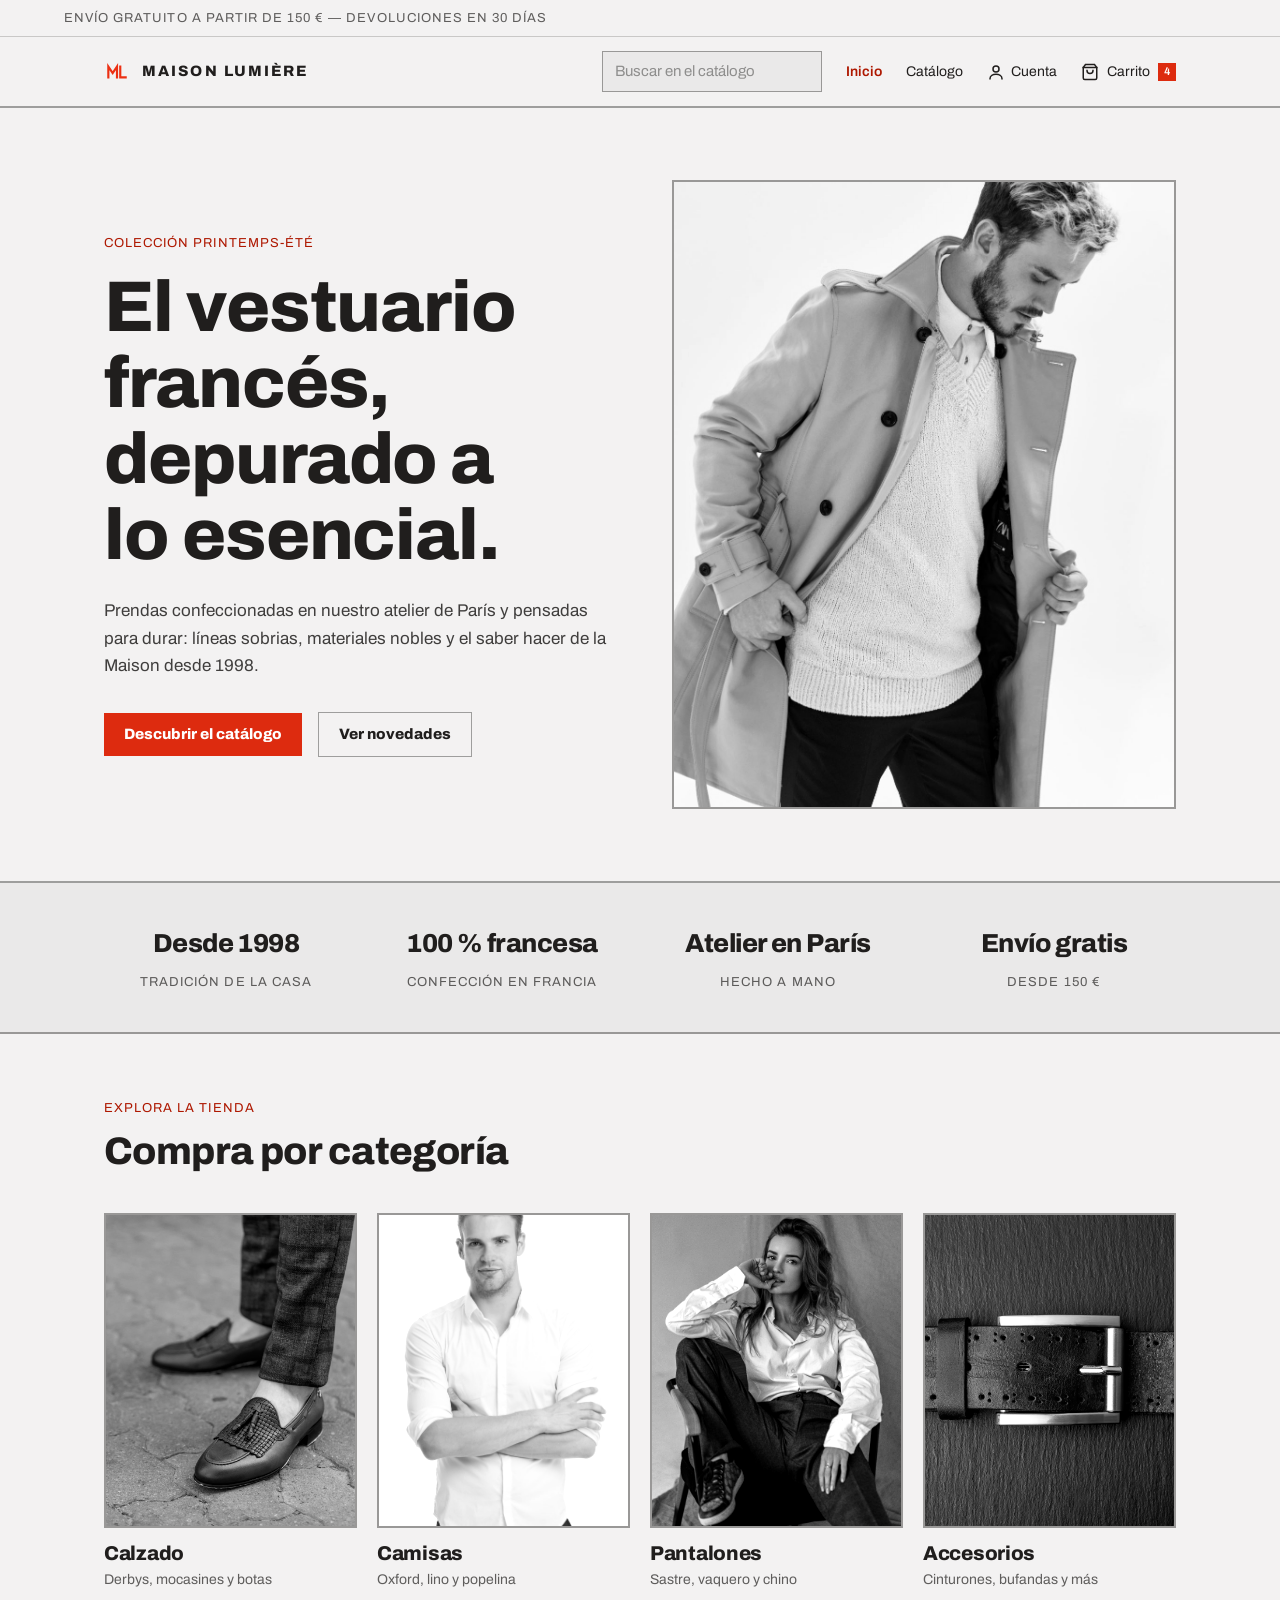
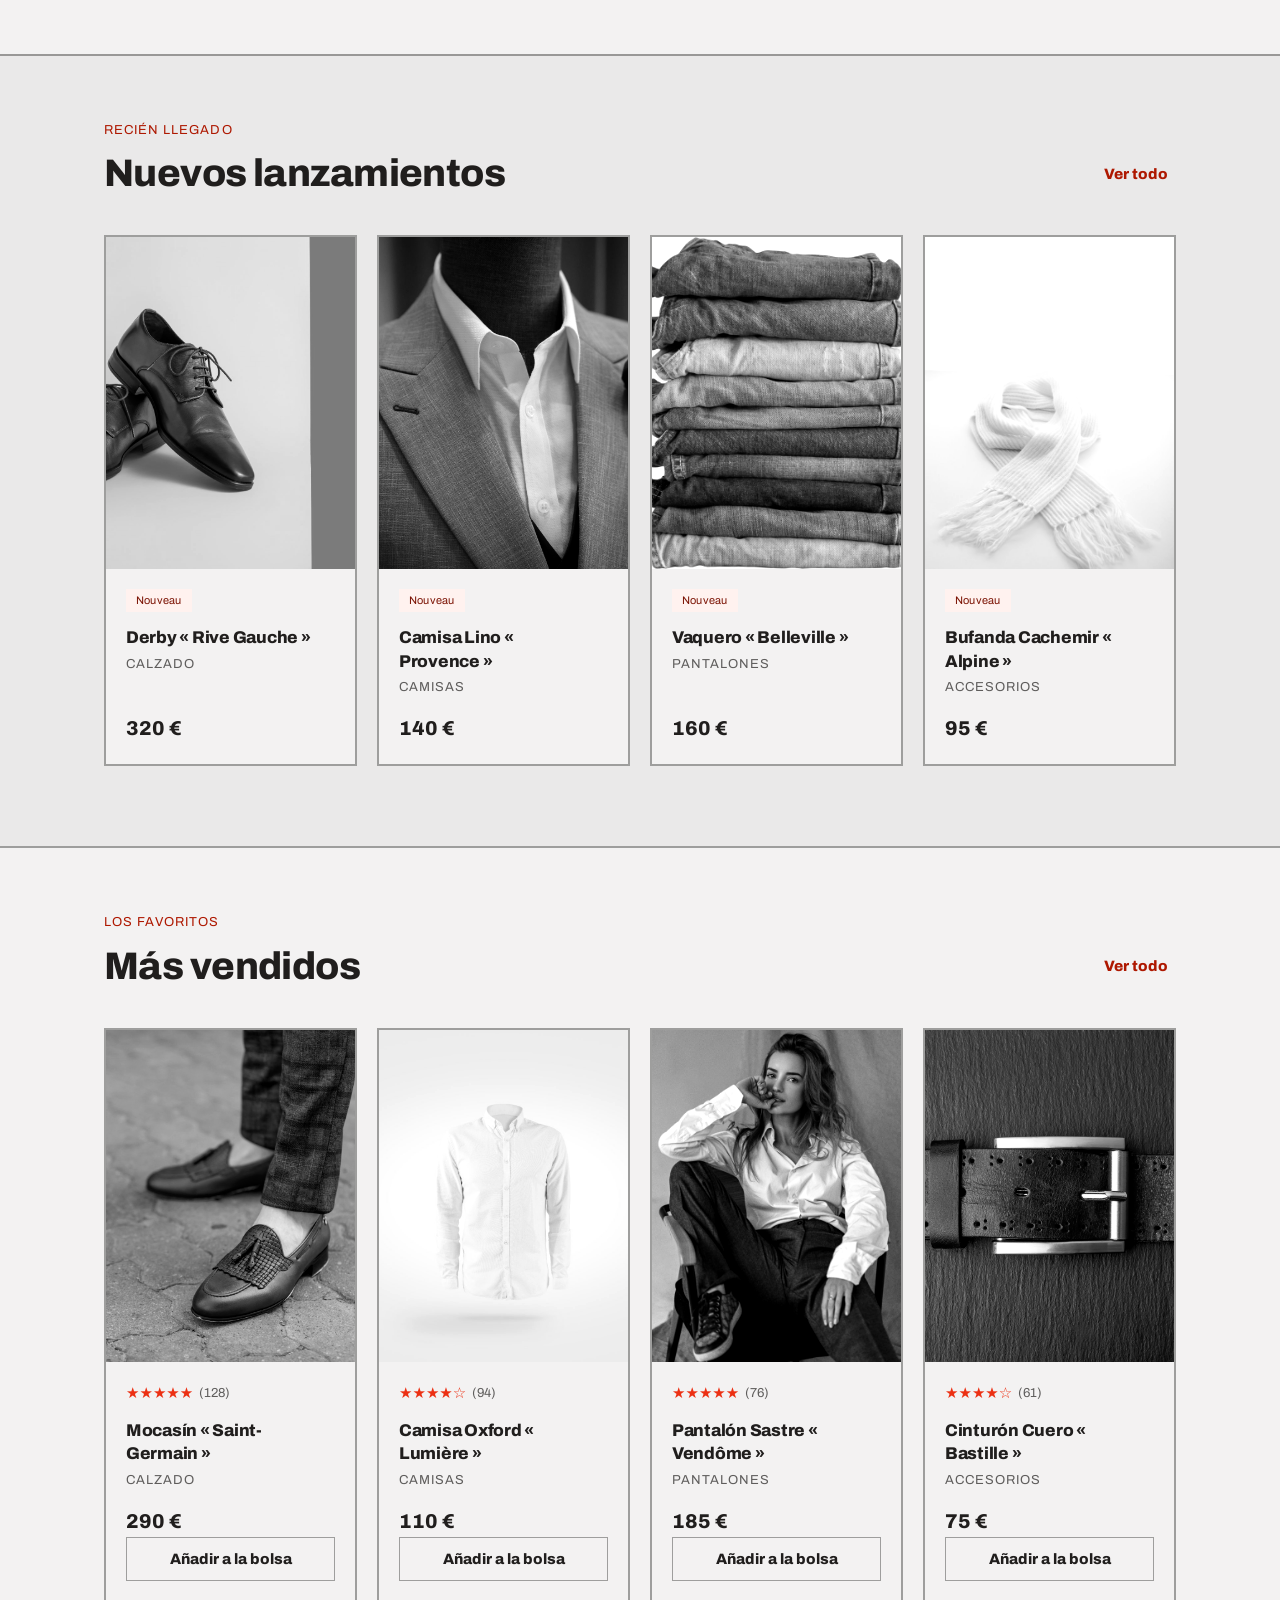
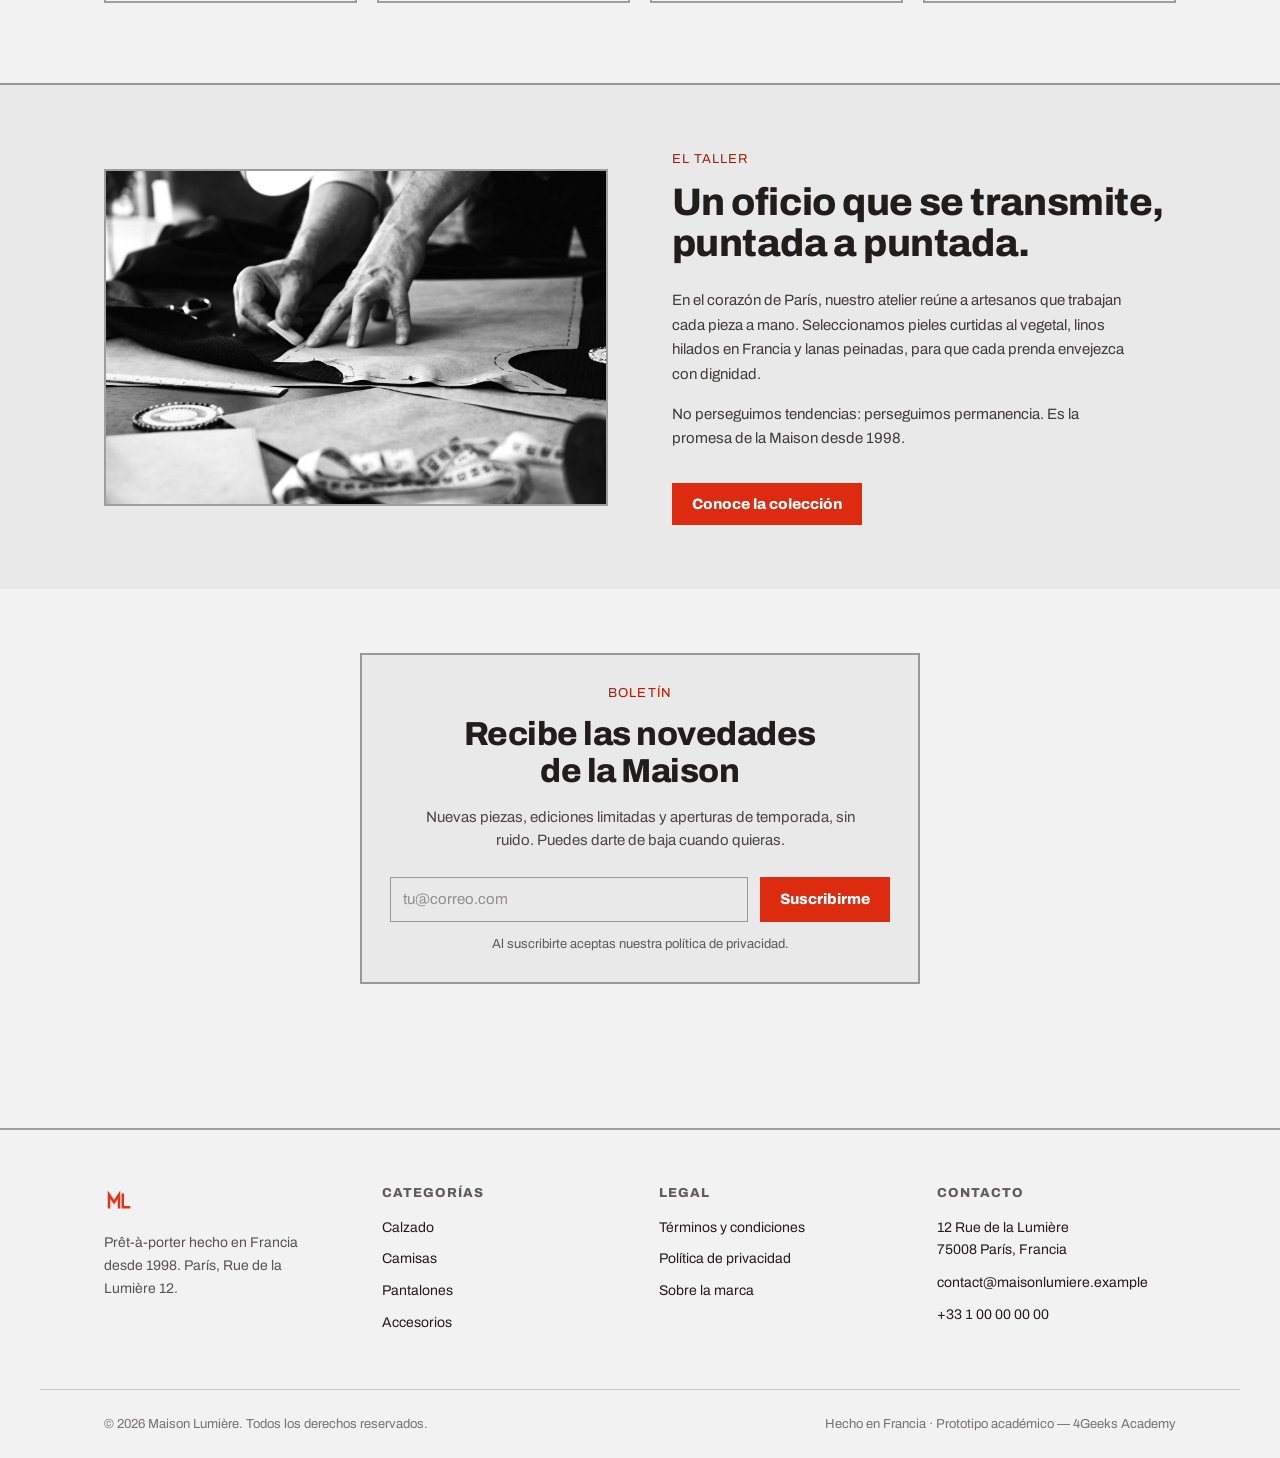
<file: index.html>
<!doctype html>
<!-- ════════════════════════════════════════════════════════════════════
     VISTA 1 de 5: HOME (index.html) · Maison Lumière
     ────────────────────────────────────────────────────────────────────

     ¿Cómo está construida?
     Solo con HTML semántico y clases de Tailwind CSS (sin JavaScript
     ni frameworks, tal y como exige el encargo). Las clases tipo
     "bg-crudo" o "text-acento" son los colores de marca definidos en
     src/input.css; el resto son utilidades estándar de Tailwind.

     Estructura de la página (de arriba abajo):
       1. Navbar con logo, buscador y menú de cuenta  (requisito)
       2. Hero de campaña de la marca                 (requisito)
       3. Cifras de la maison (banda de confianza)
       4. Las 4 categorías de la tienda
       5. Lista horizontal "Nuevos lanzamientos"      (requisito)
       6. Lista horizontal "Más vendidos"             (requisito)
       7. Bloque editorial sobre el taller
       8. Suscripción a la newsletter
       9. Footer con categorías, legal y contacto     (requisito)
     ════════════════════════════════════════════════════════════════════ -->
<html lang="es">
<head>
  <meta charset="utf-8">
  <!-- Hace que la página se adapte al ancho de cada pantalla (móvil, tablet…) -->
  <meta name="viewport" content="width=device-width, initial-scale=1">

  <!-- SEO: título y descripción únicos de ESTA página. Es lo que Google
       muestra en sus resultados de búsqueda -->
  <title>Maison Lumière — Moda francesa: prêt-à-porter, calzado y accesorios</title>
  <meta name="description" content="Tienda de Maison Lumière, prêt-à-porter confeccionado en Francia desde 1998: calzado, camisas, pantalones y accesorios. Envío gratuito a partir de 150 €.">

  <!-- Icono de la pestaña del navegador y color de la interfaz en móvil -->
  <link rel="icon" href="assets/img/logo.svg" type="image/svg+xml">
  <meta name="theme-color" content="#f3f2f2">

  <!-- SEO social (Open Graph): cómo se ve la página al compartirla
       en redes sociales o aplicaciones de mensajería -->
  <meta property="og:type" content="website">
  <meta property="og:site_name" content="Maison Lumière">
  <meta property="og:title" content="Maison Lumière — Moda francesa hecha en París">
  <meta property="og:description" content="Prêt-à-porter confeccionado en Francia desde 1998. Calzado, camisas, pantalones y accesorios.">
  <meta property="og:image" content="https://maisonlumiere.example/assets/photos/hero.jpg">
  <meta property="og:locale" content="es_ES">

  <!-- Tipografía "Archivo" desde Google Fonts (la letra de la marca) -->
  <link rel="preconnect" href="https://fonts.googleapis.com">
  <link rel="preconnect" href="https://fonts.gstatic.com" crossorigin>
  <link href="https://fonts.googleapis.com/css2?family=Archivo:wght@400;600;800&display=swap" rel="stylesheet">

  <!-- Hoja de estilos compilada por Tailwind (se genera con build.sh) -->
  <link rel="stylesheet" href="css/styles.css">

  <!-- SEO: datos estructurados del sitio web. Le dicen a Google que
       este sitio tiene un buscador propio (el de la navbar) -->
  <script type="application/ld+json">
  {
    "@context": "https://schema.org",
    "@type": "WebSite",
    "name": "Maison Lumière",
    "url": "https://maisonlumiere.example/",
    "potentialAction": {
      "@type": "SearchAction",
      "target": "https://maisonlumiere.example/catalogo.html?q={search_term_string}",
      "query-input": "required name=search_term_string"
    }
  }
  </script>
</head>

<!-- flex + min-h-screen: si la página fuera corta, el footer se queda
     igualmente pegado abajo -->
<body class="flex min-h-screen flex-col">

<!-- BEGIN navbar (canónico) -->

<!-- Enlace de accesibilidad: invisible salvo que se navegue con la
     tecla Tab; permite saltar directo al contenido principal -->
<a href="#contenido"
   class="sr-only focus:not-sr-only focus:absolute focus:left-2 focus:top-2 focus:z-50 focus:bg-tinta focus:px-4 focus:py-2 focus:text-crudo">
  Saltar al contenido
</a>

<!-- Barra de promoción: mensaje comercial fijo en todas las vistas -->
<p class="border-b border-tinta/20 bg-crudo px-[clamp(20px,5vw,72px)] py-2 text-[13px] uppercase tracking-[0.08em] text-tinta/70">
  Envío gratuito a partir de 150 € — devoluciones en 30 días
</p>

<header class="border-b-2 border-tinta/40 bg-crudo">
  <div class="contenedor flex items-center gap-6 py-3.5">

    <!-- Logo: monograma ML dibujado en SVG + nombre de la marca.
         mr-auto empuja el resto de la barra hacia la derecha -->
    <a href="index.html" class="mr-auto flex items-center gap-3" aria-label="Maison Lumière, ir al inicio">
      <svg width="26" height="26" viewBox="0 0 48 48" aria-hidden="true" fill="none"
           stroke="var(--color-acento)" stroke-width="4" stroke-linecap="square" stroke-linejoin="miter">
        <path d="M8 34 L8 14 L16 26 L24 14 L24 34"/>
        <path d="M30 14 L30 34 L40 34"/>
      </svg>
      <span class="text-[15px] font-extrabold uppercase tracking-[0.14em]">Maison Lumière</span>
    </a>

    <!-- Buscador (visible solo en escritorio; en móvil va dentro del menú) -->
    <form role="search" action="catalogo.html" method="get" class="hidden lg:block">
      <label for="buscador" class="sr-only">Buscar productos</label>
      <input id="buscador" name="q" type="search" placeholder="Buscar en el catálogo" class="campo w-[220px] py-2">
    </form>

    <!-- Navegación principal + menú de cuenta (escritorio) -->
    <nav aria-label="Principal" class="hidden items-center gap-6 text-[14px] lg:flex">
      <a data-nav="inicio" aria-current="page" href="index.html" class="hover:text-acento">Inicio</a>
      <a data-nav="catalogo" href="catalogo.html" class="hover:text-acento">Catálogo</a>
      <a href="#" class="flex items-center gap-1.5 hover:text-acento" title="Tu cuenta (maqueta sin funcionalidad)">
        <svg width="18" height="18" viewBox="0 0 24 24" fill="none" stroke="currentColor" stroke-width="2"
             stroke-linecap="square" aria-hidden="true">
          <circle cx="12" cy="8" r="4"/><path d="M4 21c0-4 4-6 8-6s8 2 8 6"/>
        </svg>
        Cuenta
      </a>
    </nav>

    <!-- Carrito: visible SIEMPRE (móvil y escritorio), con contador
         de artículos. El "4" es el estado de ejemplo del prototipo:
         coincide con las unidades de la vista carrito.html -->
    <a data-nav="carrito" href="carrito.html" class="flex items-center gap-2 text-[14px] hover:text-acento"
       aria-label="Carrito, 4 artículos">
      <svg width="18" height="18" viewBox="0 0 24 24" fill="none" stroke="currentColor" stroke-width="2"
           stroke-linecap="square" stroke-linejoin="miter" aria-hidden="true">
        <path d="M6 2 3 6v14a2 2 0 0 0 2 2h14a2 2 0 0 0 2-2V6l-3-4Z"/>
        <path d="M3 6h18"/>
        <path d="M16 10a4 4 0 0 1-8 0"/>
      </svg>
      <span class="hidden sm:inline">Carrito</span>
      <span aria-hidden="true"
            class="inline-flex h-[18px] min-w-[18px] items-center justify-center bg-acento-fuerte px-1 text-[11px] font-semibold tabular-nums text-white">4</span>
    </a>

    <!-- Menú móvil: <details> abre y cierra el panel sin JavaScript -->
    <details class="relative lg:hidden">
      <summary class="cursor-pointer p-2" aria-label="Abrir menú de navegación">
        <svg width="24" height="24" viewBox="0 0 24 24" fill="none" stroke="currentColor" stroke-width="2"
             stroke-linecap="square" aria-hidden="true">
          <path d="M4 6h16M4 12h16M4 18h16"/>
        </svg>
      </summary>
      <div class="absolute right-0 z-40 mt-3 w-64 border-2 border-tinta/40 bg-crudo p-5 shadow-lg">
        <form role="search" action="catalogo.html" method="get" class="mb-4">
          <label for="buscador-movil" class="sr-only">Buscar productos</label>
          <input id="buscador-movil" name="q" type="search" placeholder="Buscar…" class="campo py-2">
        </form>
        <nav aria-label="Principal (móvil)" class="flex flex-col gap-4 text-[14px]">
          <a data-nav="inicio" aria-current="page" href="index.html" class="hover:text-acento">Inicio</a>
          <a data-nav="catalogo" href="catalogo.html" class="hover:text-acento">Catálogo</a>
          <a data-nav="carrito" href="carrito.html" class="hover:text-acento">Carrito</a>
          <a href="#" class="hover:text-acento">Cuenta</a>
        </nav>
      </div>
    </details>
  </div>
</header>
<!-- END navbar (canónico) -->

  <!-- Contenido principal. El id="contenido" es el destino del enlace
       "Saltar al contenido" de la navbar (accesibilidad) -->
  <main id="contenido" class="flex-1">

    <!-- ════════════════════════════════════════════════════════════════
         VISTA 1 DE 5 — HOME · Responsable: Diego Reynoso · Rama feat/home
         Solo se edita el interior de <main>. head, navbar y footer son
         canónicos y comunes a las 5 vistas (ver partials/).
         Construido con HTML5 semántico + Tailwind CSS v4, sin JavaScript.
         ════════════════════════════════════════════════════════════════ -->

    <!-- Guarda anti-desbordamiento horizontal: el sistema base no fija
         overflow-x en body/html, así que envolvemos las secciones para que
         ningún rebose accidental provoque scroll lateral en toda la página.
         overflow-x-clip solo recorta el eje X: no crea contenedor de scroll,
         no afecta al scroll vertical ni a los carruseles (que ya deslizan
         con su propio overflow-x-auto). -->
    <div class="relative overflow-x-clip">

    <!-- ①  HERO — Campaña Printemps-Été ─────────────────────────────────
         Texto a la izquierda, fotografía de campaña a la derecha. En móvil
         se apila (imagen debajo del texto). El CTA lleva al catálogo. -->
    <section aria-labelledby="hero-titulo" class="border-b-2 border-tinta/40">
      <div class="contenedor grid items-center gap-x-[clamp(32px,5vw,80px)] gap-y-10 py-[clamp(48px,8vh,96px)] lg:grid-cols-2">

        <!-- Columna de texto -->
        <div>
          <span class="etiqueta-seccion">Colección Printemps-Été</span>
          <h1 id="hero-titulo" class="mt-4 text-[clamp(42px,5.6vw,80px)] leading-[1.06]">
            El vestuario francés, depurado a lo esencial.
          </h1>
          <p class="mt-6 max-w-[60ch] text-[17px] leading-relaxed text-tinta/85">
            Prendas confeccionadas en nuestro atelier de París y pensadas para
            durar: líneas sobrias, materiales nobles y el saber hacer de la
            Maison desde 1998.
          </p>
          <div class="mt-8 flex flex-wrap items-center gap-4">
            <a href="catalogo.html" class="btn btn-primario">Descubrir el catálogo</a>
            <a href="#nuevos-lanzamientos" class="btn btn-secundario">Ver novedades</a>
          </div>
        </div>

        <!-- Columna de imagen. La foto es decorativa de campaña: alt describe
             la escena para lectores de pantalla. -->
        <div class="overflow-hidden border-2 border-tinta/40 bg-superficie">
          <img src="assets/photos/hero.jpg" width="960" height="1200"
               alt="Modelo vistiendo un conjunto de la colección Printemps-Été de Maison Lumière."
               class="foto-bn aspect-[4/5]" fetchpriority="high">
        </div>
      </div>
    </section>

    <!-- ②  CIFRAS DE LA MAISON — banda de confianza ─────────────────────
         Lista de 4 argumentos de prestigio. Banda a todo el ancho con
         fondo superficie para separarla visualmente del hero. -->
    <section aria-labelledby="cifras-titulo" class="border-b-2 border-tinta/40 bg-superficie">
      <h2 id="cifras-titulo" class="sr-only">Garantías de la Maison</h2>
      <div class="contenedor py-10">
        <dl class="grid grid-cols-2 gap-x-8 gap-y-8 text-center lg:grid-cols-4">
          <div>
            <dt class="text-[clamp(19px,4.6vw,26px)] font-extrabold tracking-[-0.02em]">Desde 1998</dt>
            <dd class="mt-2 text-[13px] uppercase tracking-[0.08em] text-tinta/70">Tradición de la casa</dd>
          </div>
          <div>
            <dt class="text-[clamp(19px,4.6vw,26px)] font-extrabold tracking-[-0.02em]">100&nbsp;% francesa</dt>
            <dd class="mt-2 text-[13px] uppercase tracking-[0.08em] text-tinta/70">Confección en Francia</dd>
          </div>
          <div>
            <dt class="text-[clamp(19px,4.6vw,26px)] font-extrabold tracking-[-0.02em]">Atelier en París</dt>
            <dd class="mt-2 text-[13px] uppercase tracking-[0.08em] text-tinta/70">Hecho a mano</dd>
          </div>
          <div>
            <dt class="text-[clamp(19px,4.6vw,26px)] font-extrabold tracking-[-0.02em]">Envío gratis</dt>
            <dd class="mt-2 text-[13px] uppercase tracking-[0.08em] text-tinta/70">Desde 150&nbsp;€</dd>
          </div>
        </dl>
      </div>
    </section>

    <!-- ③  CATEGORÍAS — las 4 familias del catálogo ─────────────────────
         Cada tarjeta es un enlace a catálogo con la categoría preseleccionada
         (?cat=). En móvil 2 columnas, en escritorio 4. -->
    <section aria-labelledby="categorias-titulo" class="contenedor py-16">
      <div class="mb-10">
        <span class="etiqueta-seccion">Explora la tienda</span>
        <h2 id="categorias-titulo" class="mt-3 text-[clamp(28px,3vw,40px)]">Compra por categoría</h2>
      </div>

      <ul class="grid grid-cols-2 gap-x-5 gap-y-8 lg:grid-cols-4">
        <!-- Calzado -->
        <li>
          <a href="catalogo.html?cat=calzado" class="group block">
            <div class="overflow-hidden border-2 border-tinta/40 bg-superficie">
              <img src="assets/photos/mocasin.jpg" width="600" height="750"
                   alt="Mocasines de piel de la línea de calzado."
                   class="foto-bn aspect-[4/5] transition-transform duration-500 group-hover:scale-[1.03]">
            </div>
            <h3 class="mt-3.5 text-[20px] group-hover:text-acento">Calzado</h3>
            <p class="mt-1 text-[14px] text-tinta/70">Derbys, mocasines y botas</p>
          </a>
        </li>
        <!-- Camisas -->
        <li>
          <a href="catalogo.html?cat=camisas" class="group block">
            <div class="overflow-hidden border-2 border-tinta/40 bg-superficie">
              <img src="assets/photos/camisas-cat.jpg" width="600" height="750"
                   alt="Modelo con una camisa blanca de la colección."
                   class="foto-bn aspect-[4/5] transition-transform duration-500 group-hover:scale-[1.03]">
            </div>
            <h3 class="mt-3.5 text-[20px] group-hover:text-acento">Camisas</h3>
            <p class="mt-1 text-[14px] text-tinta/70">Oxford, lino y popelina</p>
          </a>
        </li>
        <!-- Pantalones -->
        <li>
          <a href="catalogo.html?cat=pantalones" class="group block">
            <div class="overflow-hidden border-2 border-tinta/40 bg-superficie">
              <img src="assets/photos/vendome.jpg" width="600" height="750"
                   alt="Pantalón de sastre visto de cerca."
                   class="foto-bn aspect-[4/5] transition-transform duration-500 group-hover:scale-[1.03]">
            </div>
            <h3 class="mt-3.5 text-[20px] group-hover:text-acento">Pantalones</h3>
            <p class="mt-1 text-[14px] text-tinta/70">Sastre, vaquero y chino</p>
          </a>
        </li>
        <!-- Accesorios -->
        <li>
          <a href="catalogo.html?cat=accesorios" class="group block">
            <div class="overflow-hidden border-2 border-tinta/40 bg-superficie">
              <img src="assets/photos/cinturon.jpg" width="600" height="750"
                   alt="Cinturón de cuero enrollado."
                   class="foto-bn aspect-[4/5] transition-transform duration-500 group-hover:scale-[1.03]">
            </div>
            <h3 class="mt-3.5 text-[20px] group-hover:text-acento">Accesorios</h3>
            <p class="mt-1 text-[14px] text-tinta/70">Cinturones, bufandas y más</p>
          </a>
        </li>
      </ul>
    </section>

    <!-- ④  NUEVOS LANZAMIENTOS — lista horizontal deslizable ────────────
         Scroll horizontal nativo (overflow-x-auto + snap) sin JavaScript.
         tabindex="0" hace la tira accesible por teclado; role="list" para
         que los lectores de pantalla la anuncien como una lista. -->
    <section id="nuevos-lanzamientos" aria-labelledby="nuevos-titulo"
             class="border-t-2 border-tinta/40 bg-superficie">
      <div class="contenedor py-16">
        <div class="mb-10 flex flex-wrap items-end justify-between gap-4">
          <div>
            <span class="etiqueta-seccion">Recién llegado</span>
            <h2 id="nuevos-titulo" class="mt-3 text-[clamp(28px,3vw,40px)]">Nuevos lanzamientos</h2>
          </div>
          <a href="catalogo.html" class="btn btn-fantasma">Ver todo</a>
        </div>

        <ul tabindex="0" aria-label="Nuevos lanzamientos, lista deslizable horizontalmente"
            class="flex snap-x snap-mandatory gap-5 overflow-x-auto pb-4">

          <!-- Card producto -->
          <li class="w-[72%] shrink-0 snap-start sm:w-[46%] md:w-[31%] lg:w-auto lg:flex-[1_1_200px]">
            <article class="group flex h-full flex-col border-2 border-tinta/40 bg-crudo">
              <a href="producto.html?id=derby-rive-gauche" class="block overflow-hidden">
                <img src="assets/photos/derby.jpg" width="600" height="800"
                     alt="Derby « Rive Gauche » en piel."
                     class="foto-bn aspect-[3/4] transition-transform duration-500 group-hover:scale-[1.03]">
              </a>
              <div class="flex flex-1 flex-col p-5">
                <span class="etiqueta etiqueta-roja mb-3.5 self-start">Nouveau</span>
                <h3 class="text-[17px] leading-snug">
                  <a href="producto.html?id=derby-rive-gauche" class="group-hover:text-acento">Derby « Rive Gauche »</a>
                </h3>
                <p class="mt-1 text-[13px] uppercase tracking-[0.08em] text-tinta/70">Calzado</p>
                <p class="mt-auto pt-4 text-[20px] font-extrabold tabular-nums">320&nbsp;€</p>
              </div>
            </article>
          </li>

          <li class="w-[72%] shrink-0 snap-start sm:w-[46%] md:w-[31%] lg:w-auto lg:flex-[1_1_200px]">
            <article class="group flex h-full flex-col border-2 border-tinta/40 bg-crudo">
              <a href="producto.html?id=lino-provence" class="block overflow-hidden">
                <img src="assets/photos/lino.jpg" width="600" height="800"
                     alt="Camisa de lino « Provence »."
                     class="foto-bn aspect-[3/4] transition-transform duration-500 group-hover:scale-[1.03]">
              </a>
              <div class="flex flex-1 flex-col p-5">
                <span class="etiqueta etiqueta-roja mb-3.5 self-start">Nouveau</span>
                <h3 class="text-[17px] leading-snug">
                  <a href="producto.html?id=lino-provence" class="group-hover:text-acento">Camisa Lino « Provence »</a>
                </h3>
                <p class="mt-1 text-[13px] uppercase tracking-[0.08em] text-tinta/70">Camisas</p>
                <p class="mt-auto pt-4 text-[20px] font-extrabold tabular-nums">140&nbsp;€</p>
              </div>
            </article>
          </li>

          <li class="w-[72%] shrink-0 snap-start sm:w-[46%] md:w-[31%] lg:w-auto lg:flex-[1_1_200px]">
            <article class="group flex h-full flex-col border-2 border-tinta/40 bg-crudo">
              <a href="producto.html?id=vaquero-belleville" class="block overflow-hidden">
                <img src="assets/photos/vaquero.jpg" width="600" height="800"
                     alt="Vaquero « Belleville » de corte recto."
                     class="foto-bn aspect-[3/4] transition-transform duration-500 group-hover:scale-[1.03]">
              </a>
              <div class="flex flex-1 flex-col p-5">
                <span class="etiqueta etiqueta-roja mb-3.5 self-start">Nouveau</span>
                <h3 class="text-[17px] leading-snug">
                  <a href="producto.html?id=vaquero-belleville" class="group-hover:text-acento">Vaquero « Belleville »</a>
                </h3>
                <p class="mt-1 text-[13px] uppercase tracking-[0.08em] text-tinta/70">Pantalones</p>
                <p class="mt-auto pt-4 text-[20px] font-extrabold tabular-nums">160&nbsp;€</p>
              </div>
            </article>
          </li>

          <li class="w-[72%] shrink-0 snap-start sm:w-[46%] md:w-[31%] lg:w-auto lg:flex-[1_1_200px]">
            <article class="group flex h-full flex-col border-2 border-tinta/40 bg-crudo">
              <a href="producto.html?id=bufanda-alpine" class="block overflow-hidden">
                <img src="assets/photos/alpine.jpg" width="600" height="800"
                     alt="Bufanda de cachemir « Alpine »."
                     class="foto-bn aspect-[3/4] transition-transform duration-500 group-hover:scale-[1.03]">
              </a>
              <div class="flex flex-1 flex-col p-5">
                <span class="etiqueta etiqueta-roja mb-3.5 self-start">Nouveau</span>
                <h3 class="text-[17px] leading-snug">
                  <a href="producto.html?id=bufanda-alpine" class="group-hover:text-acento">Bufanda Cachemir « Alpine »</a>
                </h3>
                <p class="mt-1 text-[13px] uppercase tracking-[0.08em] text-tinta/70">Accesorios</p>
                <p class="mt-auto pt-4 text-[20px] font-extrabold tabular-nums">95&nbsp;€</p>
              </div>
            </article>
          </li>
        </ul>
      </div>
    </section>

    <!-- ⑤  MÁS VENDIDOS — lista horizontal con valoración ───────────────
         Igual que la anterior pero cada card muestra estrellas (con texto
         alternativo accesible) y un botón "Añadir a la bolsa". -->
    <section aria-labelledby="vendidos-titulo" class="border-t-2 border-tinta/40">
      <div class="contenedor py-16">
        <div class="mb-10 flex flex-wrap items-end justify-between gap-4">
          <div>
            <span class="etiqueta-seccion">Los favoritos</span>
            <h2 id="vendidos-titulo" class="mt-3 text-[clamp(28px,3vw,40px)]">Más vendidos</h2>
          </div>
          <a href="catalogo.html" class="btn btn-fantasma">Ver todo</a>
        </div>

        <ul tabindex="0" aria-label="Más vendidos, lista deslizable horizontalmente"
            class="flex snap-x snap-mandatory gap-5 overflow-x-auto pb-4">

          <li class="w-[72%] shrink-0 snap-start sm:w-[46%] md:w-[31%] lg:w-auto lg:flex-[1_1_200px]">
            <article class="group flex h-full flex-col border-2 border-tinta/40 bg-crudo">
              <a href="producto.html?id=mocasin-saint-germain" class="block overflow-hidden">
                <img src="assets/photos/mocasin.jpg" width="600" height="800"
                     alt="Mocasín « Saint-Germain » en piel."
                     class="foto-bn aspect-[3/4] transition-transform duration-500 group-hover:scale-[1.03]">
              </a>
              <div class="flex flex-1 flex-col p-5">
                <p class="mb-3.5 flex items-center gap-1.5" aria-hidden="true">
                  <span class="text-acento" aria-hidden="true">★★★★★</span>
                  <span class="text-[13px] text-tinta/70">(128)</span>
                </p>
                <p class="sr-only">Valoración: 5 de 5 estrellas, 128 reseñas.</p>
                <h3 class="text-[17px] leading-snug">
                  <a href="producto.html?id=mocasin-saint-germain" class="group-hover:text-acento">Mocasín « Saint-Germain »</a>
                </h3>
                <p class="mt-1 text-[13px] uppercase tracking-[0.08em] text-tinta/70">Calzado</p>
                <p class="mt-4 text-[20px] font-extrabold tabular-nums">290&nbsp;€</p>
                <button type="button" class="btn btn-secundario mt-auto w-full">Añadir a la bolsa</button>
              </div>
            </article>
          </li>

          <li class="w-[72%] shrink-0 snap-start sm:w-[46%] md:w-[31%] lg:w-auto lg:flex-[1_1_200px]">
            <article class="group flex h-full flex-col border-2 border-tinta/40 bg-crudo">
              <a href="producto.html?id=oxford-lumiere" class="block overflow-hidden">
                <img src="assets/photos/oxford.jpg" width="600" height="800"
                     alt="Camisa Oxford « Lumière » blanca."
                     class="foto-bn aspect-[3/4] transition-transform duration-500 group-hover:scale-[1.03]">
              </a>
              <div class="flex flex-1 flex-col p-5">
                <p class="mb-3.5 flex items-center gap-1.5" aria-hidden="true">
                  <span class="text-acento" aria-hidden="true">★★★★☆</span>
                  <span class="text-[13px] text-tinta/70">(94)</span>
                </p>
                <p class="sr-only">Valoración: 4 de 5 estrellas, 94 reseñas.</p>
                <h3 class="text-[17px] leading-snug">
                  <a href="producto.html?id=oxford-lumiere" class="group-hover:text-acento">Camisa Oxford « Lumière »</a>
                </h3>
                <p class="mt-1 text-[13px] uppercase tracking-[0.08em] text-tinta/70">Camisas</p>
                <p class="mt-4 text-[20px] font-extrabold tabular-nums">110&nbsp;€</p>
                <button type="button" class="btn btn-secundario mt-auto w-full">Añadir a la bolsa</button>
              </div>
            </article>
          </li>

          <li class="w-[72%] shrink-0 snap-start sm:w-[46%] md:w-[31%] lg:w-auto lg:flex-[1_1_200px]">
            <article class="group flex h-full flex-col border-2 border-tinta/40 bg-crudo">
              <a href="producto.html?id=sastre-vendome" class="block overflow-hidden">
                <img src="assets/photos/vendome.jpg" width="600" height="800"
                     alt="Pantalón Sastre « Vendôme » de lana."
                     class="foto-bn aspect-[3/4] transition-transform duration-500 group-hover:scale-[1.03]">
              </a>
              <div class="flex flex-1 flex-col p-5">
                <p class="mb-3.5 flex items-center gap-1.5" aria-hidden="true">
                  <span class="text-acento" aria-hidden="true">★★★★★</span>
                  <span class="text-[13px] text-tinta/70">(76)</span>
                </p>
                <p class="sr-only">Valoración: 5 de 5 estrellas, 76 reseñas.</p>
                <h3 class="text-[17px] leading-snug">
                  <a href="producto.html?id=sastre-vendome" class="group-hover:text-acento">Pantalón Sastre « Vendôme »</a>
                </h3>
                <p class="mt-1 text-[13px] uppercase tracking-[0.08em] text-tinta/70">Pantalones</p>
                <p class="mt-4 text-[20px] font-extrabold tabular-nums">185&nbsp;€</p>
                <button type="button" class="btn btn-secundario mt-auto w-full">Añadir a la bolsa</button>
              </div>
            </article>
          </li>

          <li class="w-[72%] shrink-0 snap-start sm:w-[46%] md:w-[31%] lg:w-auto lg:flex-[1_1_200px]">
            <article class="group flex h-full flex-col border-2 border-tinta/40 bg-crudo">
              <a href="producto.html?id=cinturon-bastille" class="block overflow-hidden">
                <img src="assets/photos/cinturon.jpg" width="600" height="800"
                     alt="Cinturón de cuero « Bastille »."
                     class="foto-bn aspect-[3/4] transition-transform duration-500 group-hover:scale-[1.03]">
              </a>
              <div class="flex flex-1 flex-col p-5">
                <p class="mb-3.5 flex items-center gap-1.5" aria-hidden="true">
                  <span class="text-acento" aria-hidden="true">★★★★☆</span>
                  <span class="text-[13px] text-tinta/70">(61)</span>
                </p>
                <p class="sr-only">Valoración: 4 de 5 estrellas, 61 reseñas.</p>
                <h3 class="text-[17px] leading-snug">
                  <a href="producto.html?id=cinturon-bastille" class="group-hover:text-acento">Cinturón Cuero « Bastille »</a>
                </h3>
                <p class="mt-1 text-[13px] uppercase tracking-[0.08em] text-tinta/70">Accesorios</p>
                <p class="mt-4 text-[20px] font-extrabold tabular-nums">75&nbsp;€</p>
                <button type="button" class="btn btn-secundario mt-auto w-full">Añadir a la bolsa</button>
              </div>
            </article>
          </li>
        </ul>
      </div>
    </section>

    <!-- ⑥  EDITORIAL / EL TALLER — bloque narrativo a doble columna ──────
         Foto del atelier en blanco y negro (firma de marca) + texto sobre
         el saber hacer artesanal. En escritorio: dos columnas. -->
    <section aria-labelledby="atelier-titulo" class="border-t-2 border-tinta/40 bg-superficie">
      <div class="contenedor grid items-center gap-x-[clamp(32px,5vw,80px)] gap-y-10 py-16 lg:grid-cols-2">

        <div class="overflow-hidden border-2 border-tinta/40 bg-crudo">
          <img src="assets/photos/atelier.jpg" width="1000" height="750"
               alt="Manos de un artesano cosiendo en el atelier de París."
               class="foto-bn aspect-[3/2]">
        </div>

        <div>
          <span class="etiqueta-seccion">El taller</span>
          <h2 id="atelier-titulo" class="mt-3 text-[clamp(28px,3vw,40px)] leading-[1.08]">
            Un oficio que se transmite, puntada a puntada.
          </h2>
          <p class="mt-6 max-w-[52ch] leading-relaxed text-tinta/85">
            En el corazón de París, nuestro atelier reúne a artesanos que
            trabajan cada pieza a mano. Seleccionamos pieles curtidas al
            vegetal, linos hilados en Francia y lanas peinadas, para que cada
            prenda envejezca con dignidad.
          </p>
          <p class="mt-4 max-w-[52ch] leading-relaxed text-tinta/85">
            No perseguimos tendencias: perseguimos permanencia. Es la promesa
            de la Maison desde 1998.
          </p>
          <a href="catalogo.html" class="btn btn-primario mt-8">Conoce la colección</a>
        </div>
      </div>
    </section>

    <!-- ⑦  NEWSLETTER — captación por correo ─────────────────────────────
         Formulario accesible: label sr-only asociado al input, tipo email
         y botón primario. action="#" porque es una maqueta. -->
    <section aria-labelledby="newsletter-titulo" class="contenedor py-16">
      <div class="mx-auto max-w-[560px] border-2 border-tinta/40 bg-superficie p-7 text-center">
        <span class="etiqueta-seccion">Boletín</span>
        <h2 id="newsletter-titulo" class="mt-3 text-[clamp(24px,2.6vw,34px)]">
          Recibe las novedades de la Maison
        </h2>
        <p class="mx-auto mt-4 max-w-[48ch] text-tinta/80">
          Nuevas piezas, ediciones limitadas y aperturas de temporada, sin
          ruido. Puedes darte de baja cuando quieras.
        </p>

        <form action="#" method="post" class="mt-6 flex flex-col gap-3 text-left sm:flex-row">
          <div class="flex-1">
            <label for="email-newsletter" class="sr-only">Tu correo electrónico</label>
            <input id="email-newsletter" name="email" type="email" autocomplete="email" required
                   placeholder="tu@correo.com" class="campo">
          </div>
          <button type="submit" class="btn btn-primario shrink-0">Suscribirme</button>
        </form>

        <p class="mt-3 text-[13px] text-tinta/70">
          Al suscribirte aceptas nuestra política de privacidad.
        </p>
      </div>
    </section>

    </div><!-- /guarda overflow-x-clip -->
  </main>

<!-- BEGIN footer (canónico) -->
<footer class="mt-20 border-t-2 border-tinta/40 bg-crudo">
  <div class="contenedor grid grid-cols-1 gap-x-[clamp(24px,3vw,48px)] gap-y-10 py-14 sm:grid-cols-2 lg:grid-cols-4">

    <!-- Columna 1: la marca -->
    <div>
      <svg width="30" height="30" viewBox="0 0 48 48" aria-hidden="true" fill="none"
           stroke="var(--color-acento)" stroke-width="4" stroke-linecap="square" stroke-linejoin="miter">
        <path d="M8 34 L8 14 L16 26 L24 14 L24 34"/>
        <path d="M30 14 L30 34 L40 34"/>
      </svg>
      <p class="mt-4 max-w-[26ch] text-[14px] leading-relaxed text-tinta/75">
        Prêt-à-porter hecho en Francia desde 1998. París, Rue de la Lumière 12.
      </p>
    </div>

    <!-- Columna 2: categorías de la tienda (los enlaces llevan a la
         vista catálogo; ?cat= indica la categoría preseleccionada) -->
    <nav aria-label="Categorías" class="flex flex-col gap-2.5">
      <h2 class="mb-1.5 text-[13px] font-extrabold uppercase tracking-[0.08em] text-tinta/70">Categorías</h2>
      <a href="catalogo.html?cat=calzado" class="text-[14px] hover:text-acento">Calzado</a>
      <a href="catalogo.html?cat=camisas" class="text-[14px] hover:text-acento">Camisas</a>
      <a href="catalogo.html?cat=pantalones" class="text-[14px] hover:text-acento">Pantalones</a>
      <a href="catalogo.html?cat=accesorios" class="text-[14px] hover:text-acento">Accesorios</a>
    </nav>

    <!-- Columna 3: enlaces legales (en el prototipo apuntan a "#"
         porque esas páginas aún no forman parte del encargo) -->
    <nav aria-label="Legal" class="flex flex-col gap-2.5">
      <h2 class="mb-1.5 text-[13px] font-extrabold uppercase tracking-[0.08em] text-tinta/70">Legal</h2>
      <a href="#" class="text-[14px] hover:text-acento">Términos y condiciones</a>
      <a href="#" class="text-[14px] hover:text-acento">Política de privacidad</a>
      <a href="#" class="text-[14px] hover:text-acento">Sobre la marca</a>
    </nav>

    <!-- Columna 4: contacto. <address> es la etiqueta HTML pensada
         justo para esto (datos de contacto), buena señal para el SEO -->
    <div class="flex flex-col gap-2.5">
      <h2 class="mb-1.5 text-[13px] font-extrabold uppercase tracking-[0.08em] text-tinta/70">Contacto</h2>
      <address class="flex flex-col gap-2.5 not-italic">
        <p class="text-[14px] leading-relaxed">12 Rue de la Lumière<br>75008 París, Francia</p>
        <a href="mailto:contact@maisonlumiere.example" class="text-[14px] hover:text-acento">contact@maisonlumiere.example</a>
        <a href="tel:+33100000000" class="text-[14px] tabular-nums hover:text-acento">+33 1 00 00 00 00</a>
      </address>
    </div>
  </div>

  <!-- Línea final con el copyright -->
  <div class="contenedor flex flex-col gap-2 border-t border-tinta/20 py-6 text-[13px] text-tinta/60 sm:flex-row sm:justify-between">
    <p>© 2026 Maison Lumière. Todos los derechos reservados.</p>
    <p>Hecho en Francia · Prototipo académico — 4Geeks Academy</p>
  </div>
</footer>

<!-- Datos estructurados Schema.org (SEO): describen la empresa en un
     formato que los buscadores leen directamente. No se ve en pantalla. -->
<script type="application/ld+json">
{
  "@context": "https://schema.org",
  "@type": "Organization",
  "name": "Maison Lumière",
  "url": "https://maisonlumiere.example/",
  "logo": "https://maisonlumiere.example/assets/img/logo.svg",
  "description": "Marca francesa de moda: prêt-à-porter, calzado y accesorios confeccionados en Francia desde 1998.",
  "address": {
    "@type": "PostalAddress",
    "streetAddress": "12 Rue de la Lumière",
    "postalCode": "75008",
    "addressLocality": "París",
    "addressCountry": "FR"
  },
  "contactPoint": {
    "@type": "ContactPoint",
    "telephone": "+33-1-00-00-00-00",
    "contactType": "customer service",
    "email": "contact@maisonlumiere.example"
  }
}
</script>
<!-- END footer (canónico) -->

</body>
</html>
</file>
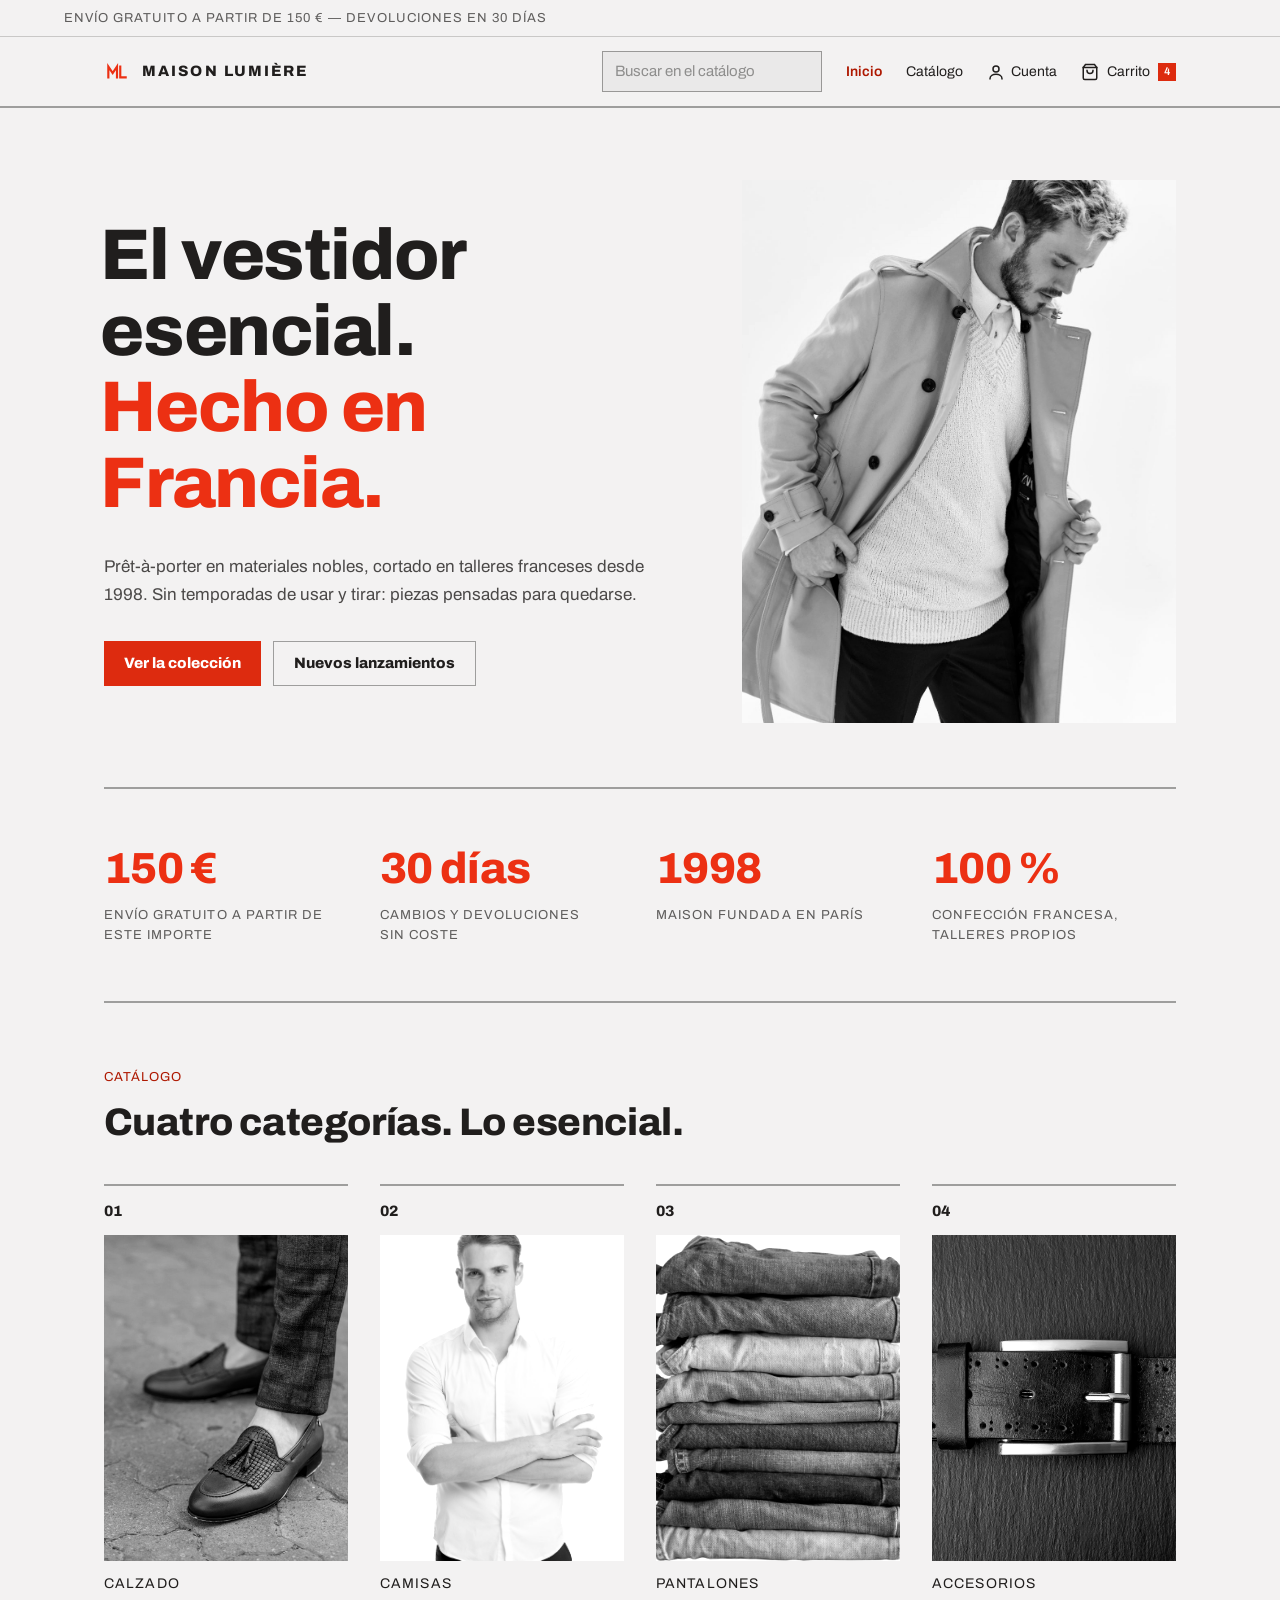
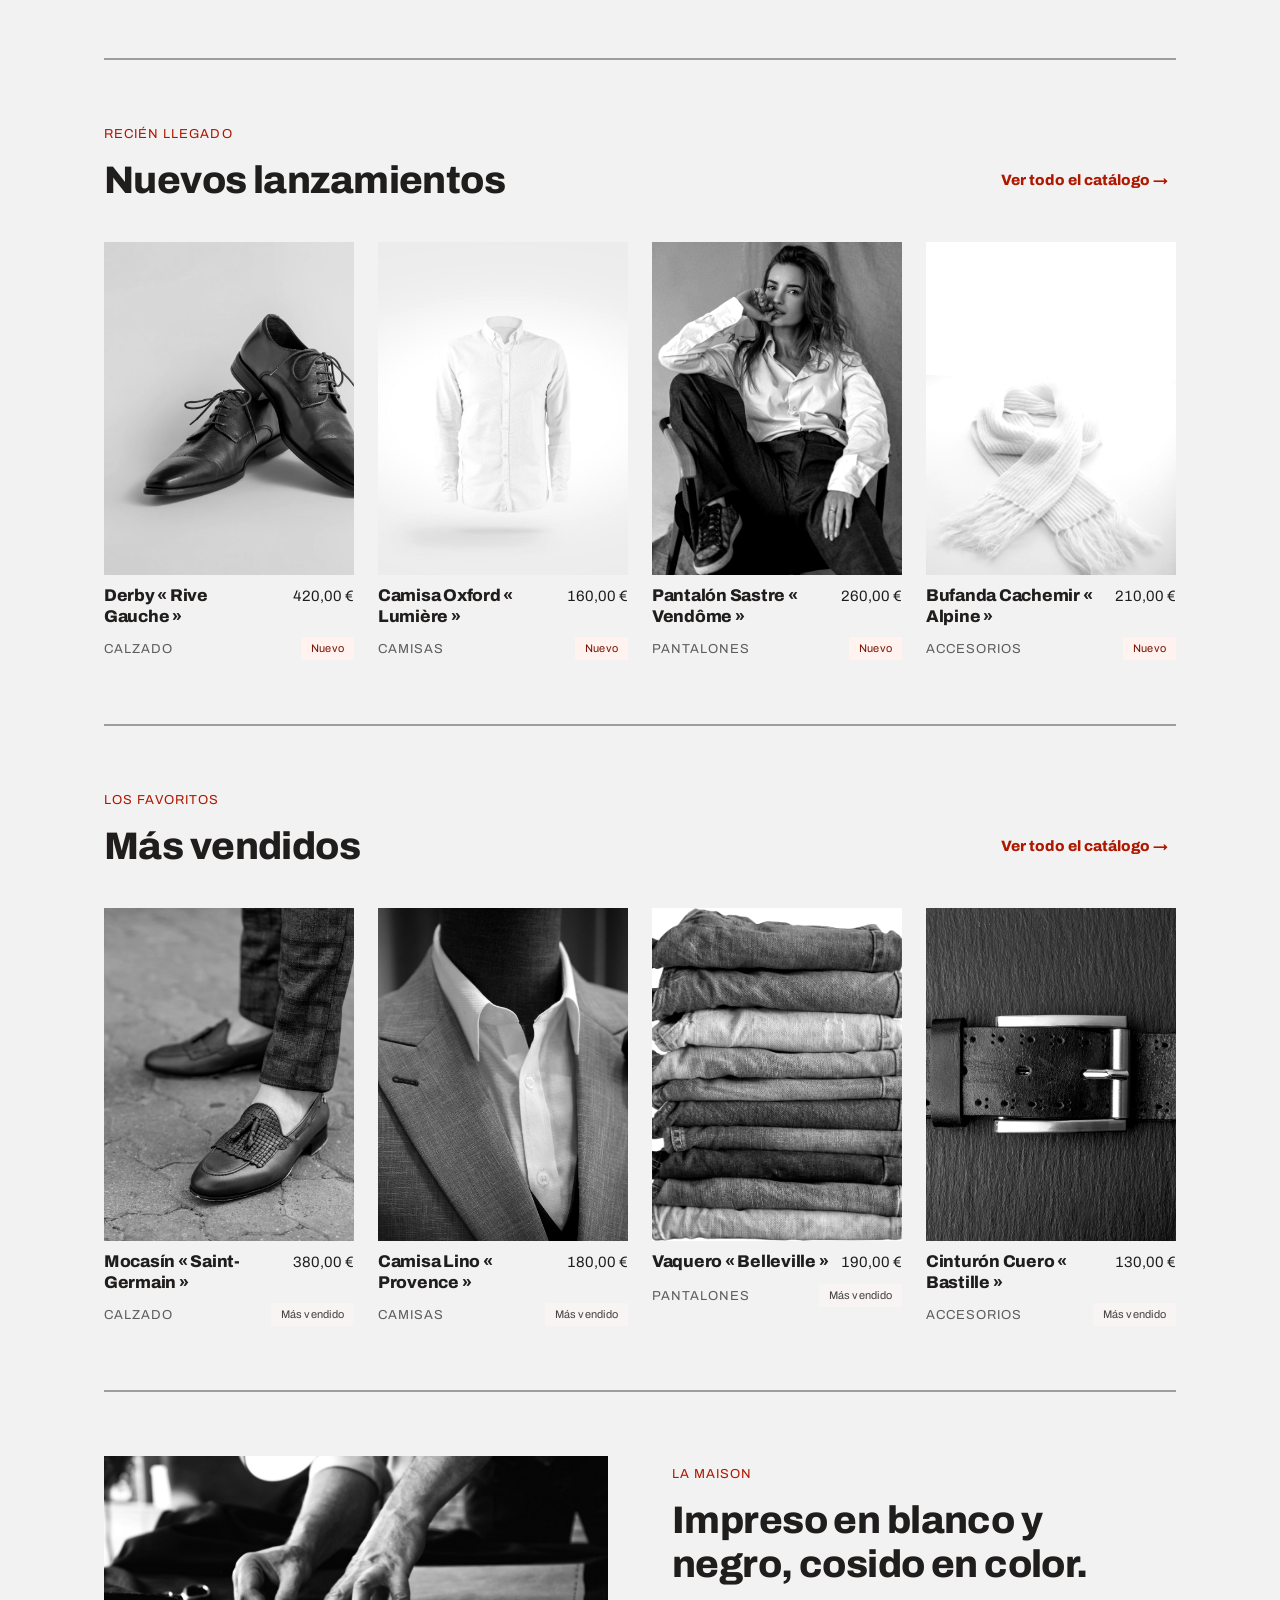
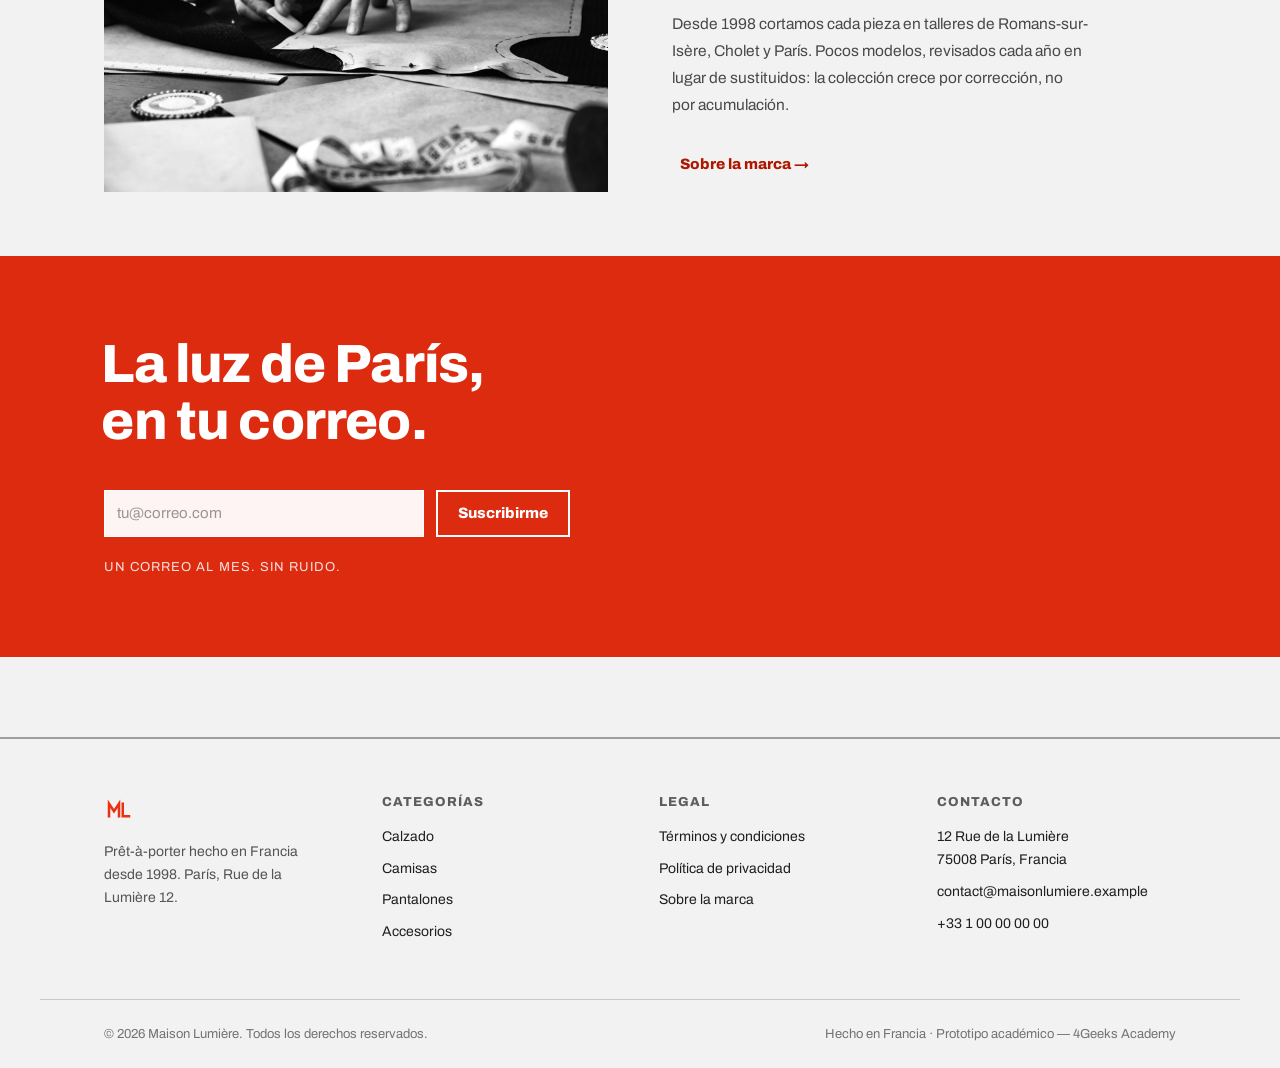
<file: maison-lumiere-final/index.html>
<!doctype html>
<!-- ════════════════════════════════════════════════════════════════════
     VISTA 1 de 5: HOME (index.html) · Maison Lumière
     ────────────────────────────────────────────────────────────────────
     ¿Qué es esta página?
     La portada de la tienda online. Es lo primero que ve el cliente.

     ¿Cómo está construida?
     Solo con HTML semántico y clases de Tailwind CSS (sin JavaScript
     ni frameworks, tal y como exige el encargo). Las clases tipo
     "bg-crudo" o "text-acento" son los colores de marca definidos en
     src/input.css; el resto son utilidades estándar de Tailwind.

     Estructura de la página (de arriba abajo):
       1. Navbar con logo, buscador y menú de cuenta  (requisito)
       2. Hero de campaña de la marca                 (requisito)
       3. Cifras de la maison (banda de confianza)
       4. Las 4 categorías de la tienda
       5. Lista horizontal "Nuevos lanzamientos"      (requisito)
       6. Lista horizontal "Más vendidos"             (requisito)
       7. Bloque editorial sobre el taller
       8. Suscripción a la newsletter
       9. Footer con categorías, legal y contacto     (requisito)

     Este archivo nace de fusionar los prototipos "maison-lumiere"
     (base técnica) y "maison-lumiere-v2" (diseño y fotos).
     ════════════════════════════════════════════════════════════════════ -->
<html lang="es">
<head>
  <meta charset="utf-8">
  <!-- Hace que la página se adapte al ancho de cada pantalla (móvil, tablet…) -->
  <meta name="viewport" content="width=device-width, initial-scale=1">

  <!-- SEO: título y descripción únicos de ESTA página. Es lo que Google
       muestra en sus resultados de búsqueda -->
  <title>Maison Lumière — Moda francesa: prêt-à-porter, calzado y accesorios</title>
  <meta name="description" content="Tienda de Maison Lumière, prêt-à-porter confeccionado en Francia desde 1998: calzado, camisas, pantalones y accesorios. Envío gratuito a partir de 150 €.">

  <!-- Icono de la pestaña del navegador y color de la interfaz en móvil -->
  <link rel="icon" href="assets/img/logo.svg" type="image/svg+xml">
  <meta name="theme-color" content="#f3f2f2">

  <!-- SEO social (Open Graph): cómo se ve la página al compartirla
       en redes sociales o aplicaciones de mensajería -->
  <meta property="og:type" content="website">
  <meta property="og:site_name" content="Maison Lumière">
  <meta property="og:title" content="Maison Lumière — Moda francesa hecha en París">
  <meta property="og:description" content="Prêt-à-porter confeccionado en Francia desde 1998. Calzado, camisas, pantalones y accesorios.">
  <meta property="og:image" content="https://maisonlumiere.example/assets/photos/hero.jpg">
  <meta property="og:locale" content="es_ES">

  <!-- Tipografía "Archivo" desde Google Fonts (la letra de la marca) -->
  <link rel="preconnect" href="https://fonts.googleapis.com">
  <link rel="preconnect" href="https://fonts.gstatic.com" crossorigin>
  <link href="https://fonts.googleapis.com/css2?family=Archivo:wght@400;600;800&display=swap" rel="stylesheet">

  <!-- Hoja de estilos compilada por Tailwind (se genera con build.sh) -->
  <link rel="stylesheet" href="css/styles.css">

  <!-- SEO: datos estructurados del sitio web. Le dicen a Google que
       este sitio tiene un buscador propio (el de la navbar) -->
  <script type="application/ld+json">
  {
    "@context": "https://schema.org",
    "@type": "WebSite",
    "name": "Maison Lumière",
    "url": "https://maisonlumiere.example/",
    "potentialAction": {
      "@type": "SearchAction",
      "target": "https://maisonlumiere.example/catalogo.html?q={search_term_string}",
      "query-input": "required name=search_term_string"
    }
  }
  </script>
</head>

<!-- flex + min-h-screen: si la página fuera corta, el footer se queda
     igualmente pegado abajo -->
<body class="flex min-h-screen flex-col">

<!-- BEGIN navbar (canónico) -->

<!-- Enlace de accesibilidad: invisible salvo que se navegue con la
     tecla Tab; permite saltar directo al contenido principal -->
<a href="#contenido"
   class="sr-only focus:not-sr-only focus:absolute focus:left-2 focus:top-2 focus:z-50 focus:bg-tinta focus:px-4 focus:py-2 focus:text-crudo">
  Saltar al contenido
</a>

<!-- Barra de promoción: mensaje comercial fijo en todas las vistas -->
<p class="border-b border-tinta/20 bg-crudo px-[clamp(20px,5vw,72px)] py-2 text-[13px] uppercase tracking-[0.08em] text-tinta/70">
  Envío gratuito a partir de 150 € — devoluciones en 30 días
</p>

<header class="border-b-2 border-tinta/40 bg-crudo">
  <div class="contenedor flex items-center gap-6 py-3.5">

    <!-- Logo: monograma ML dibujado en SVG + nombre de la marca.
         mr-auto empuja el resto de la barra hacia la derecha -->
    <a href="index.html" class="mr-auto flex items-center gap-3" aria-label="Maison Lumière, ir al inicio">
      <svg width="26" height="26" viewBox="0 0 48 48" aria-hidden="true" fill="none"
           stroke="var(--color-acento)" stroke-width="4" stroke-linecap="square" stroke-linejoin="miter">
        <path d="M8 34 L8 14 L16 26 L24 14 L24 34"/>
        <path d="M30 14 L30 34 L40 34"/>
      </svg>
      <span class="text-[15px] font-extrabold uppercase tracking-[0.14em]">Maison Lumière</span>
    </a>

    <!-- Buscador (visible solo en escritorio; en móvil va dentro del menú) -->
    <form role="search" action="catalogo.html" method="get" class="hidden lg:block">
      <label for="buscador" class="sr-only">Buscar productos</label>
      <input id="buscador" name="q" type="search" placeholder="Buscar en el catálogo" class="campo w-[220px] py-2">
    </form>

    <!-- Navegación principal + menú de cuenta (escritorio) -->
    <nav aria-label="Principal" class="hidden items-center gap-6 text-[14px] lg:flex">
      <a data-nav="inicio" aria-current="page" href="index.html" class="hover:text-acento">Inicio</a>
      <a data-nav="catalogo" href="catalogo.html" class="hover:text-acento">Catálogo</a>
      <a href="#" class="flex items-center gap-1.5 hover:text-acento" title="Tu cuenta (maqueta sin funcionalidad)">
        <svg width="18" height="18" viewBox="0 0 24 24" fill="none" stroke="currentColor" stroke-width="2"
             stroke-linecap="square" aria-hidden="true">
          <circle cx="12" cy="8" r="4"/><path d="M4 21c0-4 4-6 8-6s8 2 8 6"/>
        </svg>
        Cuenta
      </a>
    </nav>

    <!-- Carrito: visible SIEMPRE (móvil y escritorio), con contador
         de artículos. El "4" es el estado de ejemplo del prototipo:
         coincide con las unidades de la vista carrito.html -->
    <a data-nav="carrito" href="carrito.html" class="flex items-center gap-2 text-[14px] hover:text-acento"
       aria-label="Carrito, 4 artículos">
      <svg width="18" height="18" viewBox="0 0 24 24" fill="none" stroke="currentColor" stroke-width="2"
           stroke-linecap="square" stroke-linejoin="miter" aria-hidden="true">
        <path d="M6 2 3 6v14a2 2 0 0 0 2 2h14a2 2 0 0 0 2-2V6l-3-4Z"/>
        <path d="M3 6h18"/>
        <path d="M16 10a4 4 0 0 1-8 0"/>
      </svg>
      <span class="hidden sm:inline">Carrito</span>
      <span aria-hidden="true"
            class="inline-flex h-[18px] min-w-[18px] items-center justify-center bg-acento-fuerte px-1 text-[11px] font-semibold tabular-nums text-white">4</span>
    </a>

    <!-- Menú móvil: <details> abre y cierra el panel sin JavaScript -->
    <details class="relative lg:hidden">
      <summary class="cursor-pointer p-2" aria-label="Abrir menú de navegación">
        <svg width="24" height="24" viewBox="0 0 24 24" fill="none" stroke="currentColor" stroke-width="2"
             stroke-linecap="square" aria-hidden="true">
          <path d="M4 6h16M4 12h16M4 18h16"/>
        </svg>
      </summary>
      <div class="absolute right-0 z-40 mt-3 w-64 border-2 border-tinta/40 bg-crudo p-5 shadow-lg">
        <form role="search" action="catalogo.html" method="get" class="mb-4">
          <label for="buscador-movil" class="sr-only">Buscar productos</label>
          <input id="buscador-movil" name="q" type="search" placeholder="Buscar…" class="campo py-2">
        </form>
        <nav aria-label="Principal (móvil)" class="flex flex-col gap-4 text-[14px]">
          <a data-nav="inicio" aria-current="page" href="index.html" class="hover:text-acento">Inicio</a>
          <a data-nav="catalogo" href="catalogo.html" class="hover:text-acento">Catálogo</a>
          <a data-nav="carrito" href="carrito.html" class="hover:text-acento">Carrito</a>
          <a href="#" class="hover:text-acento">Cuenta</a>
        </nav>
      </div>
    </details>
  </div>
</header>
<!-- END navbar (canónico) -->

  <!-- Contenido principal. El id="contenido" es el destino del enlace
       "Saltar al contenido" de la navbar (accesibilidad) -->
  <main id="contenido" class="flex-1">
    <div class="contenedor">

      <!-- ════════════════ 2 · HERO DE CAMPAÑA ════════════════
           Gran titular + foto de la colección. flex-wrap hace la
           magia responsive: en pantallas estrechas la foto salta
           debajo del texto sin necesidad de reglas extra. -->
      <section aria-labelledby="hero-titulo" class="flex flex-wrap items-center gap-y-14 gap-x-[clamp(32px,5vw,80px)] pb-16 pt-[clamp(48px,8vh,96px)]">
        <div class="min-w-0 flex-[1_1_480px]">
          <h1 id="hero-titulo" class="ml-[-0.05em] text-[clamp(42px,5.6vw,80px)] leading-[1.06] tracking-[-0.02em]">
            <span class="block">El vestidor esencial.</span>
            <span class="block text-acento">Hecho en Francia.</span>
          </h1>
          <p class="mt-8 max-w-[56ch] text-[17px] leading-[1.65] text-tinta/80">
            Prêt-à-porter en materiales nobles, cortado en talleres franceses desde 1998.
            Sin temporadas de usar y tirar: piezas pensadas para quedarse.
          </p>
          <!-- Las dos llamadas a la acción del hero -->
          <div class="mt-8 flex flex-wrap gap-3">
            <a href="catalogo.html" class="btn btn-primario">Ver la colección</a>
            <a href="#nuevos" class="btn btn-secundario">Nuevos lanzamientos</a>
          </div>
        </div>
        <!-- Foto de campaña. fetchpriority="high" pide al navegador
             cargarla la primera, porque es lo más visible al entrar -->
        <figure class="max-w-[460px] flex-[1_1_340px] bg-superficie">
          <img src="assets/photos/hero.jpg" alt="Campaña Otoño 2026 de Maison Lumière: modelo con abrigo de lana, en blanco y negro"
               width="800" height="1000" fetchpriority="high" decoding="async"
               class="foto-bn aspect-[4/5]">
        </figure>
      </section>

      <hr class="separador">

      <!-- ════════════════ 3 · CIFRAS DE LA MAISON ════════════════
           Banda de confianza: cuatro datos que resumen la promesa de
           la marca (envío, devoluciones, historia, confección). -->
      <section aria-label="La maison, en cifras" class="grid grid-cols-2 gap-x-8 gap-y-10 py-14 lg:grid-cols-4">
        <div>
          <p class="text-[clamp(34px,3.4vw,48px)] font-extrabold leading-[1.1] tracking-[-0.015em] tabular-nums text-acento">150 €</p>
          <p class="mt-3 text-[13px] uppercase tracking-[0.08em] text-tinta/70">Envío gratuito a partir de este importe</p>
        </div>
        <div>
          <p class="text-[clamp(34px,3.4vw,48px)] font-extrabold leading-[1.1] tracking-[-0.015em] tabular-nums text-acento">30 días</p>
          <p class="mt-3 text-[13px] uppercase tracking-[0.08em] text-tinta/70">Cambios y devoluciones sin coste</p>
        </div>
        <div>
          <p class="text-[clamp(34px,3.4vw,48px)] font-extrabold leading-[1.1] tracking-[-0.015em] tabular-nums text-acento">1998</p>
          <p class="mt-3 text-[13px] uppercase tracking-[0.08em] text-tinta/70">Maison fundada en París</p>
        </div>
        <div>
          <p class="text-[clamp(34px,3.4vw,48px)] font-extrabold leading-[1.1] tracking-[-0.015em] tabular-nums text-acento">100 %</p>
          <p class="mt-3 text-[13px] uppercase tracking-[0.08em] text-tinta/70">Confección francesa, talleres propios</p>
        </div>
      </section>

      <hr class="separador">

      <!-- ════════════════ 4 · LAS CUATRO CATEGORÍAS ════════════════
           Acceso directo al catálogo filtrado. Cada tarjeta lleva su
           número editorial (01–04), foto en blanco y negro y nombre. -->
      <section aria-labelledby="categorias-titulo" class="py-16">
        <span class="etiqueta-seccion mb-3.5">Catálogo</span>
        <h2 id="categorias-titulo" class="mb-10 text-[clamp(28px,3vw,40px)]">Cuatro categorías. Lo esencial.</h2>

        <div class="grid grid-cols-2 gap-x-[clamp(20px,2.5vw,32px)] gap-y-8 lg:grid-cols-4">
          <a href="catalogo.html?cat=calzado" class="group flex flex-col gap-3 border-t-2 border-tinta/40 pt-3.5">
            <p class="text-[15px] font-extrabold tabular-nums">01</p>
            <div class="overflow-hidden bg-superficie">
              <img src="assets/photos/mocasin.jpg" alt="Categoría calzado: mocasín de cuero" width="600" height="800"
                   loading="lazy" decoding="async" class="foto-bn aspect-[3/4] transition-transform duration-500 group-hover:scale-[1.03]">
            </div>
            <p class="text-[14px] uppercase tracking-[0.08em] group-hover:text-acento">Calzado</p>
          </a>
          <a href="catalogo.html?cat=camisas" class="group flex flex-col gap-3 border-t-2 border-tinta/40 pt-3.5">
            <p class="text-[15px] font-extrabold tabular-nums">02</p>
            <div class="overflow-hidden bg-superficie">
              <img src="assets/photos/camisas-cat.jpg" alt="Categoría camisas: camisas colgadas en el taller" width="600" height="800"
                   loading="lazy" decoding="async" class="foto-bn aspect-[3/4] transition-transform duration-500 group-hover:scale-[1.03]">
            </div>
            <p class="text-[14px] uppercase tracking-[0.08em] group-hover:text-acento">Camisas</p>
          </a>
          <a href="catalogo.html?cat=pantalones" class="group flex flex-col gap-3 border-t-2 border-tinta/40 pt-3.5">
            <p class="text-[15px] font-extrabold tabular-nums">03</p>
            <div class="overflow-hidden bg-superficie">
              <img src="assets/photos/vaquero.jpg" alt="Categoría pantalones: vaquero de denim selvedge" width="600" height="800"
                   loading="lazy" decoding="async" class="foto-bn aspect-[3/4] transition-transform duration-500 group-hover:scale-[1.03]">
            </div>
            <p class="text-[14px] uppercase tracking-[0.08em] group-hover:text-acento">Pantalones</p>
          </a>
          <a href="catalogo.html?cat=accesorios" class="group flex flex-col gap-3 border-t-2 border-tinta/40 pt-3.5">
            <p class="text-[15px] font-extrabold tabular-nums">04</p>
            <div class="overflow-hidden bg-superficie">
              <img src="assets/photos/cinturon.jpg" alt="Categoría accesorios: cinturón de cuero con hebilla de latón" width="600" height="800"
                   loading="lazy" decoding="async" class="foto-bn aspect-[3/4] transition-transform duration-500 group-hover:scale-[1.03]">
            </div>
            <p class="text-[14px] uppercase tracking-[0.08em] group-hover:text-acento">Accesorios</p>
          </a>
        </div>
      </section>

      <hr class="separador">

      <!-- ════════════════ 5 · NUEVOS LANZAMIENTOS ════════════════
           Primera lista horizontal de productos (requisito).
           En móvil se desliza de lado con el dedo (overflow-x-auto +
           snap); en escritorio se convierte en una cuadrícula de 4. -->
      <section id="nuevos" aria-labelledby="nuevos-titulo" class="py-16">
        <div class="mb-10 flex flex-wrap items-end justify-between gap-4">
          <div>
            <span class="etiqueta-seccion mb-3.5">Recién llegado</span>
            <h2 id="nuevos-titulo" class="text-[clamp(28px,3vw,40px)]">Nuevos lanzamientos</h2>
          </div>
          <a href="catalogo.html" class="btn btn-fantasma">Ver todo el catálogo →</a>
        </div>

        <ul class="flex snap-x snap-mandatory gap-6 overflow-x-auto pb-4 lg:grid lg:grid-cols-4 lg:overflow-visible lg:pb-0">
          <li class="w-[72%] shrink-0 snap-start sm:w-[46%] md:w-[31%] lg:w-auto">
            <article class="group">
              <a href="producto.html?id=derby-rive-gauche" class="flex flex-col gap-2.5">
                <div class="overflow-hidden bg-superficie">
                  <img src="assets/photos/derby.jpg" alt="Derby « Rive Gauche », zapato de cuero de becerro" width="600" height="800"
                       loading="lazy" decoding="async" class="foto-bn aspect-[3/4] object-left transition-transform duration-500 group-hover:scale-[1.03]">
                </div>
                <div class="flex items-baseline justify-between gap-3">
                  <h3 class="text-[17px] leading-tight group-hover:text-acento">Derby « Rive Gauche »</h3>
                  <p class="whitespace-nowrap text-[15px] tabular-nums">420,00 €</p>
                </div>
                <div class="flex items-center justify-between gap-3">
                  <p class="text-[13px] uppercase tracking-[0.08em] text-tinta/70">Calzado</p>
                  <span class="etiqueta etiqueta-roja">Nuevo</span>
                </div>
              </a>
            </article>
          </li>
          <li class="w-[72%] shrink-0 snap-start sm:w-[46%] md:w-[31%] lg:w-auto">
            <article class="group">
              <a href="producto.html?id=oxford-lumiere" class="flex flex-col gap-2.5">
                <div class="overflow-hidden bg-superficie">
                  <img src="assets/photos/oxford.jpg" alt="Camisa Oxford « Lumière » de algodón" width="600" height="800"
                       loading="lazy" decoding="async" class="foto-bn aspect-[3/4] transition-transform duration-500 group-hover:scale-[1.03]">
                </div>
                <div class="flex items-baseline justify-between gap-3">
                  <h3 class="text-[17px] leading-tight group-hover:text-acento">Camisa Oxford « Lumière »</h3>
                  <p class="whitespace-nowrap text-[15px] tabular-nums">160,00 €</p>
                </div>
                <div class="flex items-center justify-between gap-3">
                  <p class="text-[13px] uppercase tracking-[0.08em] text-tinta/70">Camisas</p>
                  <span class="etiqueta etiqueta-roja">Nuevo</span>
                </div>
              </a>
            </article>
          </li>
          <li class="w-[72%] shrink-0 snap-start sm:w-[46%] md:w-[31%] lg:w-auto">
            <article class="group">
              <a href="producto.html?id=sastre-vendome" class="flex flex-col gap-2.5">
                <div class="overflow-hidden bg-superficie">
                  <img src="assets/photos/vendome.jpg" alt="Pantalón sastre « Vendôme » de lana fría" width="600" height="800"
                       loading="lazy" decoding="async" class="foto-bn aspect-[3/4] transition-transform duration-500 group-hover:scale-[1.03]">
                </div>
                <div class="flex items-baseline justify-between gap-3">
                  <h3 class="text-[17px] leading-tight group-hover:text-acento">Pantalón Sastre « Vendôme »</h3>
                  <p class="whitespace-nowrap text-[15px] tabular-nums">260,00 €</p>
                </div>
                <div class="flex items-center justify-between gap-3">
                  <p class="text-[13px] uppercase tracking-[0.08em] text-tinta/70">Pantalones</p>
                  <span class="etiqueta etiqueta-roja">Nuevo</span>
                </div>
              </a>
            </article>
          </li>
          <li class="w-[72%] shrink-0 snap-start sm:w-[46%] md:w-[31%] lg:w-auto">
            <article class="group">
              <a href="producto.html?id=bufanda-alpine" class="flex flex-col gap-2.5">
                <div class="overflow-hidden bg-superficie">
                  <img src="assets/photos/alpine.jpg" alt="Bufanda « Alpine » de cachemir" width="600" height="800"
                       loading="lazy" decoding="async" class="foto-bn aspect-[3/4] transition-transform duration-500 group-hover:scale-[1.03]">
                </div>
                <div class="flex items-baseline justify-between gap-3">
                  <h3 class="text-[17px] leading-tight group-hover:text-acento">Bufanda Cachemir « Alpine »</h3>
                  <p class="whitespace-nowrap text-[15px] tabular-nums">210,00 €</p>
                </div>
                <div class="flex items-center justify-between gap-3">
                  <p class="text-[13px] uppercase tracking-[0.08em] text-tinta/70">Accesorios</p>
                  <span class="etiqueta etiqueta-roja">Nuevo</span>
                </div>
              </a>
            </article>
          </li>
        </ul>
      </section>

      <hr class="separador">

      <!-- ════════════════ 6 · MÁS VENDIDOS ════════════════
           Segunda lista horizontal de productos (requisito).
           Mismo patrón deslizable que "Nuevos lanzamientos". -->
      <section id="masvendidos" aria-labelledby="masvendidos-titulo" class="py-16">
        <div class="mb-10 flex flex-wrap items-end justify-between gap-4">
          <div>
            <span class="etiqueta-seccion mb-3.5">Los favoritos</span>
            <h2 id="masvendidos-titulo" class="text-[clamp(28px,3vw,40px)]">Más vendidos</h2>
          </div>
          <a href="catalogo.html" class="btn btn-fantasma">Ver todo el catálogo →</a>
        </div>

        <ul class="flex snap-x snap-mandatory gap-6 overflow-x-auto pb-4 lg:grid lg:grid-cols-4 lg:overflow-visible lg:pb-0">
          <li class="w-[72%] shrink-0 snap-start sm:w-[46%] md:w-[31%] lg:w-auto">
            <article class="group">
              <a href="producto.html?id=mocasin-saint-germain" class="flex flex-col gap-2.5">
                <div class="overflow-hidden bg-superficie">
                  <img src="assets/photos/mocasin.jpg" alt="Mocasín « Saint-Germain » de cuero graso" width="600" height="800"
                       loading="lazy" decoding="async" class="foto-bn aspect-[3/4] transition-transform duration-500 group-hover:scale-[1.03]">
                </div>
                <div class="flex items-baseline justify-between gap-3">
                  <h3 class="text-[17px] leading-tight group-hover:text-acento">Mocasín « Saint-Germain »</h3>
                  <p class="whitespace-nowrap text-[15px] tabular-nums">380,00 €</p>
                </div>
                <div class="flex items-center justify-between gap-3">
                  <p class="text-[13px] uppercase tracking-[0.08em] text-tinta/70">Calzado</p>
                  <span class="etiqueta etiqueta-neutra">Más vendido</span>
                </div>
              </a>
            </article>
          </li>
          <li class="w-[72%] shrink-0 snap-start sm:w-[46%] md:w-[31%] lg:w-auto">
            <article class="group">
              <a href="producto.html?id=lino-provence" class="flex flex-col gap-2.5">
                <div class="overflow-hidden bg-superficie">
                  <img src="assets/photos/lino.jpg" alt="Camisa « Provence » de lino lavado" width="600" height="800"
                       loading="lazy" decoding="async" class="foto-bn aspect-[3/4] transition-transform duration-500 group-hover:scale-[1.03]">
                </div>
                <div class="flex items-baseline justify-between gap-3">
                  <h3 class="text-[17px] leading-tight group-hover:text-acento">Camisa Lino « Provence »</h3>
                  <p class="whitespace-nowrap text-[15px] tabular-nums">180,00 €</p>
                </div>
                <div class="flex items-center justify-between gap-3">
                  <p class="text-[13px] uppercase tracking-[0.08em] text-tinta/70">Camisas</p>
                  <span class="etiqueta etiqueta-neutra">Más vendido</span>
                </div>
              </a>
            </article>
          </li>
          <li class="w-[72%] shrink-0 snap-start sm:w-[46%] md:w-[31%] lg:w-auto">
            <article class="group">
              <a href="producto.html?id=vaquero-belleville" class="flex flex-col gap-2.5">
                <div class="overflow-hidden bg-superficie">
                  <img src="assets/photos/vaquero.jpg" alt="Vaquero « Belleville » de denim selvedge" width="600" height="800"
                       loading="lazy" decoding="async" class="foto-bn aspect-[3/4] transition-transform duration-500 group-hover:scale-[1.03]">
                </div>
                <div class="flex items-baseline justify-between gap-3">
                  <h3 class="text-[17px] leading-tight group-hover:text-acento">Vaquero « Belleville »</h3>
                  <p class="whitespace-nowrap text-[15px] tabular-nums">190,00 €</p>
                </div>
                <div class="flex items-center justify-between gap-3">
                  <p class="text-[13px] uppercase tracking-[0.08em] text-tinta/70">Pantalones</p>
                  <span class="etiqueta etiqueta-neutra">Más vendido</span>
                </div>
              </a>
            </article>
          </li>
          <li class="w-[72%] shrink-0 snap-start sm:w-[46%] md:w-[31%] lg:w-auto">
            <article class="group">
              <a href="producto.html?id=cinturon-bastille" class="flex flex-col gap-2.5">
                <div class="overflow-hidden bg-superficie">
                  <img src="assets/photos/cinturon.jpg" alt="Cinturón « Bastille » de cuero con hebilla de latón" width="600" height="800"
                       loading="lazy" decoding="async" class="foto-bn aspect-[3/4] transition-transform duration-500 group-hover:scale-[1.03]">
                </div>
                <div class="flex items-baseline justify-between gap-3">
                  <h3 class="text-[17px] leading-tight group-hover:text-acento">Cinturón Cuero « Bastille »</h3>
                  <p class="whitespace-nowrap text-[15px] tabular-nums">130,00 €</p>
                </div>
                <div class="flex items-center justify-between gap-3">
                  <p class="text-[13px] uppercase tracking-[0.08em] text-tinta/70">Accesorios</p>
                  <span class="etiqueta etiqueta-neutra">Más vendido</span>
                </div>
              </a>
            </article>
          </li>
        </ul>
      </section>

      <hr class="separador">

      <!-- ════════════════ 7 · EDITORIAL: EL TALLER ════════════════
           Bloque de marca: foto del atelier + texto sobre la casa.
           Aporta contenido real e indexable (bueno para el SEO). -->
      <section aria-labelledby="maison-titulo" class="grid items-center gap-x-[clamp(32px,5vw,96px)] gap-y-10 py-16 md:grid-cols-2">
        <figure class="bg-superficie">
          <img src="assets/photos/atelier.jpg" alt="El taller de Maison Lumière: mesas de corte y patrones colgados" width="900" height="600"
               loading="lazy" decoding="async" class="foto-bn aspect-[3/2]">
        </figure>
        <div>
          <span class="etiqueta-seccion mb-3.5">La maison</span>
          <h2 id="maison-titulo" class="text-[clamp(28px,3vw,40px)] leading-[1.15]">Impreso en blanco y negro, cosido en color.</h2>
          <p class="mt-6 max-w-[48ch] text-[15.5px] leading-[1.75] text-tinta/80">
            Desde 1998 cortamos cada pieza en talleres de Romans-sur-Isère, Cholet y París.
            Pocos modelos, revisados cada año en lugar de sustituidos: la colección crece
            por corrección, no por acumulación.
          </p>
          <div class="mt-6">
            <a href="#" class="btn btn-fantasma">Sobre la marca →</a>
          </div>
        </div>
      </section>
    </div>

    <!-- ════════════════ 8 · NEWSLETTER ════════════════
         Franja roja a todo el ancho. El formulario es una maqueta:
         en la web real enviaría el correo a la plataforma de email
         marketing de la marca. -->
    <section aria-labelledby="news-titulo" class="bg-acento-fuerte text-white">
      <div class="contenedor py-20">
        <h2 id="news-titulo" class="ml-[-0.05em] text-[clamp(34px,4.2vw,56px)] leading-[1.06]">
          <span class="block">La luz de París,</span>
          <span class="block">en tu correo.</span>
        </h2>
        <form action="#" method="post" class="mt-10 flex flex-wrap gap-3">
          <label for="email-news" class="sr-only">Tu correo electrónico</label>
          <input id="email-news" name="email" type="email" required placeholder="tu@correo.com"
                 class="campo max-w-[320px] border-white bg-white/95">
          <button type="submit" class="btn border-2 border-white text-white hover:bg-white hover:text-acento-oscuro">Suscribirme</button>
        </form>
        <p class="mt-5 text-[13px] uppercase tracking-[0.08em] text-white/85">Un correo al mes. Sin ruido.</p>
      </div>
    </section>
  </main>

<!-- BEGIN footer (canónico) -->
<footer class="mt-20 border-t-2 border-tinta/40 bg-crudo">
  <div class="contenedor grid grid-cols-1 gap-x-[clamp(24px,3vw,48px)] gap-y-10 py-14 sm:grid-cols-2 lg:grid-cols-4">

    <!-- Columna 1: la marca -->
    <div>
      <svg width="30" height="30" viewBox="0 0 48 48" aria-hidden="true" fill="none"
           stroke="var(--color-acento)" stroke-width="4" stroke-linecap="square" stroke-linejoin="miter">
        <path d="M8 34 L8 14 L16 26 L24 14 L24 34"/>
        <path d="M30 14 L30 34 L40 34"/>
      </svg>
      <p class="mt-4 max-w-[26ch] text-[14px] leading-relaxed text-tinta/75">
        Prêt-à-porter hecho en Francia desde 1998. París, Rue de la Lumière 12.
      </p>
    </div>

    <!-- Columna 2: categorías de la tienda (los enlaces llevan a la
         vista catálogo; ?cat= indica la categoría preseleccionada) -->
    <nav aria-label="Categorías" class="flex flex-col gap-2.5">
      <h2 class="mb-1.5 text-[13px] font-extrabold uppercase tracking-[0.08em] text-tinta/70">Categorías</h2>
      <a href="catalogo.html?cat=calzado" class="text-[14px] hover:text-acento">Calzado</a>
      <a href="catalogo.html?cat=camisas" class="text-[14px] hover:text-acento">Camisas</a>
      <a href="catalogo.html?cat=pantalones" class="text-[14px] hover:text-acento">Pantalones</a>
      <a href="catalogo.html?cat=accesorios" class="text-[14px] hover:text-acento">Accesorios</a>
    </nav>

    <!-- Columna 3: enlaces legales (en el prototipo apuntan a "#"
         porque esas páginas aún no forman parte del encargo) -->
    <nav aria-label="Legal" class="flex flex-col gap-2.5">
      <h2 class="mb-1.5 text-[13px] font-extrabold uppercase tracking-[0.08em] text-tinta/70">Legal</h2>
      <a href="#" class="text-[14px] hover:text-acento">Términos y condiciones</a>
      <a href="#" class="text-[14px] hover:text-acento">Política de privacidad</a>
      <a href="#" class="text-[14px] hover:text-acento">Sobre la marca</a>
    </nav>

    <!-- Columna 4: contacto. <address> es la etiqueta HTML pensada
         justo para esto (datos de contacto), buena señal para el SEO -->
    <div class="flex flex-col gap-2.5">
      <h2 class="mb-1.5 text-[13px] font-extrabold uppercase tracking-[0.08em] text-tinta/70">Contacto</h2>
      <address class="flex flex-col gap-2.5 not-italic">
        <p class="text-[14px] leading-relaxed">12 Rue de la Lumière<br>75008 París, Francia</p>
        <a href="mailto:contact@maisonlumiere.example" class="text-[14px] hover:text-acento">contact@maisonlumiere.example</a>
        <a href="tel:+33100000000" class="text-[14px] tabular-nums hover:text-acento">+33 1 00 00 00 00</a>
      </address>
    </div>
  </div>

  <!-- Línea final con el copyright -->
  <div class="contenedor flex flex-col gap-2 border-t border-tinta/20 py-6 text-[13px] text-tinta/60 sm:flex-row sm:justify-between">
    <p>© 2026 Maison Lumière. Todos los derechos reservados.</p>
    <p>Hecho en Francia · Prototipo académico — 4Geeks Academy</p>
  </div>
</footer>

<!-- Datos estructurados Schema.org (SEO): describen la empresa en un
     formato que los buscadores leen directamente. No se ve en pantalla. -->
<script type="application/ld+json">
{
  "@context": "https://schema.org",
  "@type": "Organization",
  "name": "Maison Lumière",
  "url": "https://maisonlumiere.example/",
  "logo": "https://maisonlumiere.example/assets/img/logo.svg",
  "description": "Marca francesa de moda: prêt-à-porter, calzado y accesorios confeccionados en Francia desde 1998.",
  "address": {
    "@type": "PostalAddress",
    "streetAddress": "12 Rue de la Lumière",
    "postalCode": "75008",
    "addressLocality": "París",
    "addressCountry": "FR"
  },
  "contactPoint": {
    "@type": "ContactPoint",
    "telephone": "+33-1-00-00-00-00",
    "contactType": "customer service",
    "email": "contact@maisonlumiere.example"
  }
}
</script>
<!-- END footer (canónico) -->

</body>
</html>
</file>
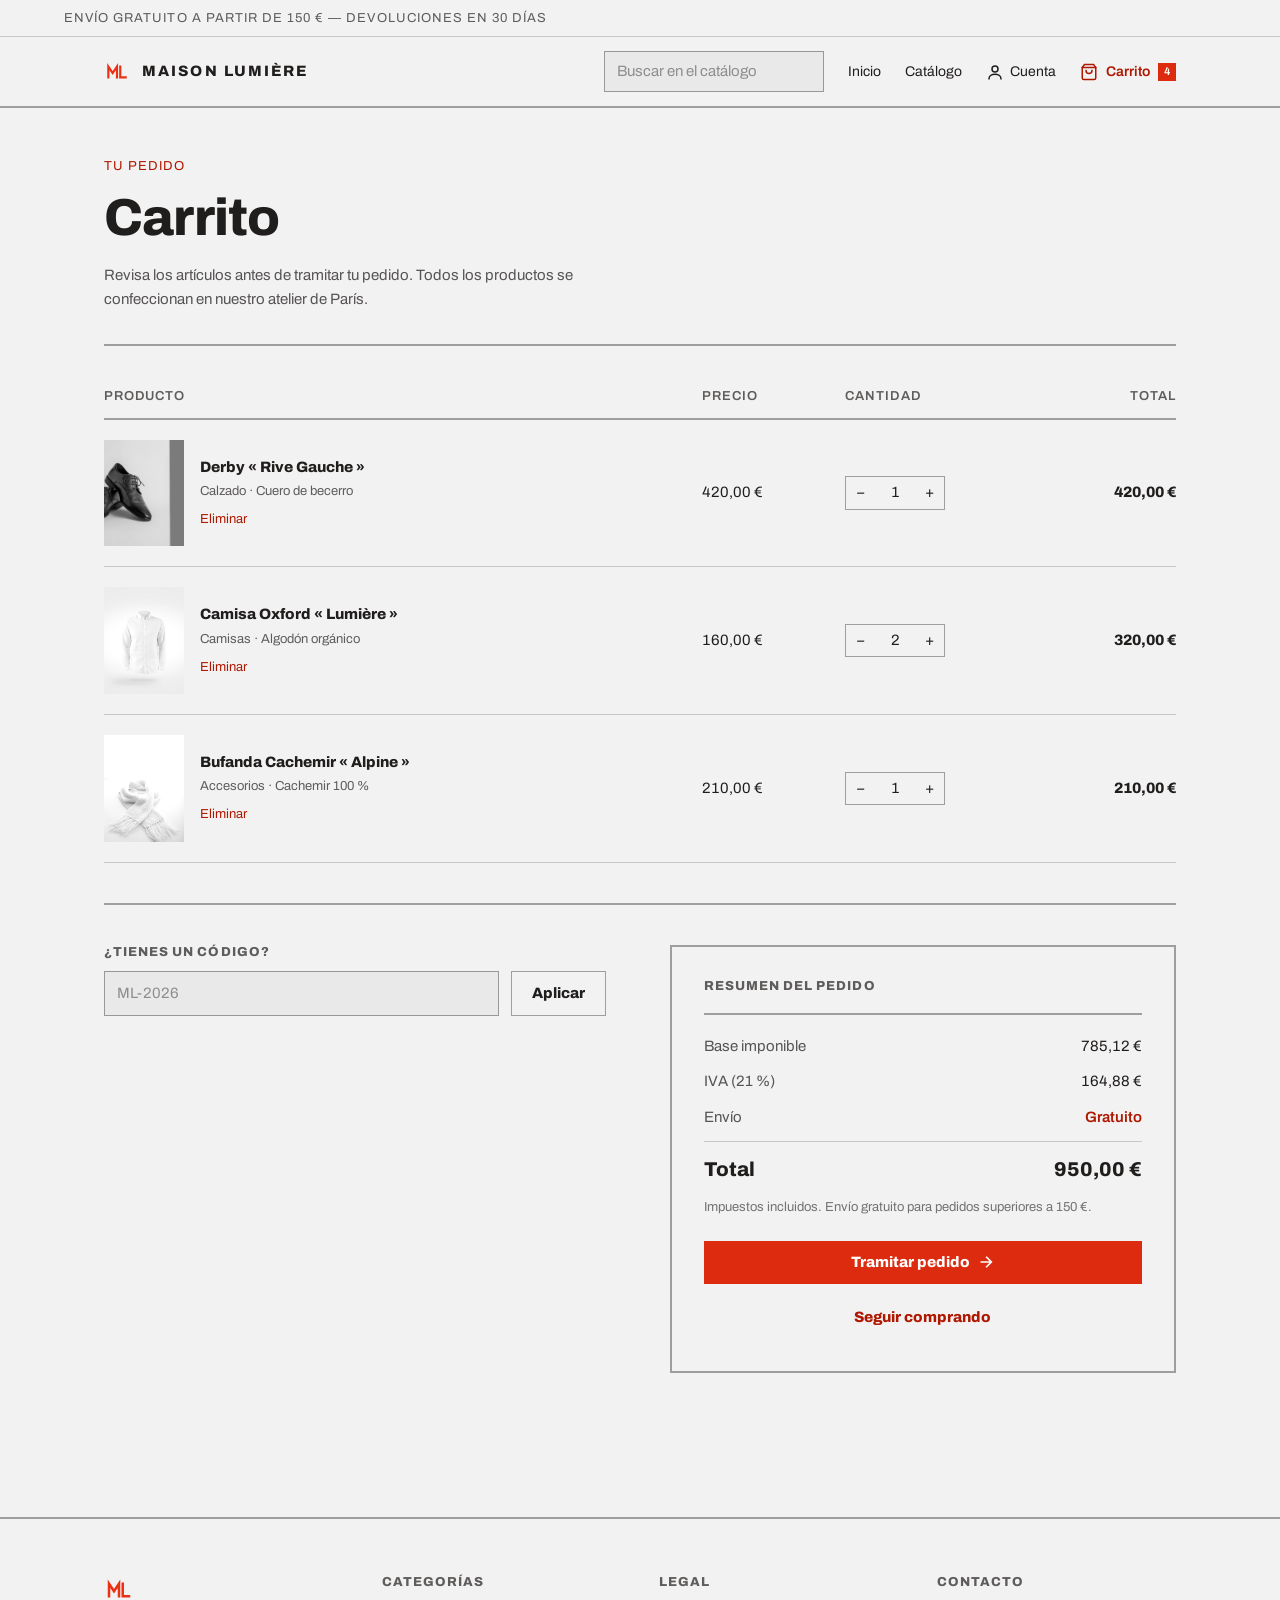
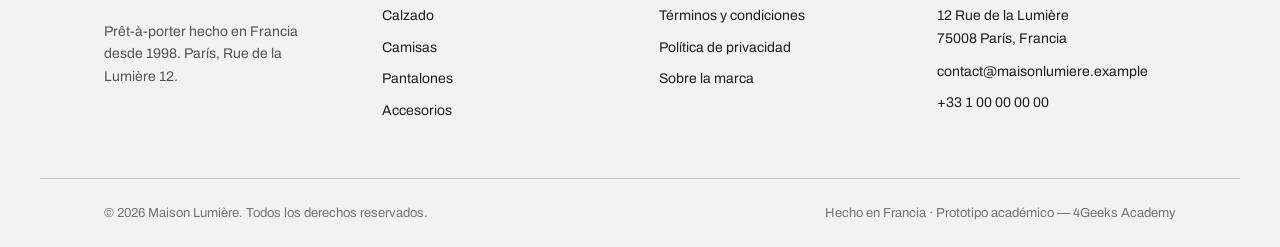
<file: carrito.html>
<!doctype html>
<!-- ════════════════════════════════════════════════════════════════════
     VISTA 4 de 5: CARRITO (carrito.html) · Maison Lumière
     ────────────────────────────────────────────────────────────────────

     ⚠ ESTADO: PENDIENTE DE CONSTRUIR.
     El <head>, la navbar y el footer ya están listos y son comunes a
     las 5 vistas. El <main> está vacío a propósito: ahí trabaja la
     persona responsable, en su propia rama. Dentro del <main> tienes
     la lista exacta de requisitos y las piezas del sistema de diseño.
     Lo que sigue aquí abajo es la REFERENCIA de lo que debe contener.
     ¿Qué es esta página?
     El carrito de la compra a página completa (no un panel lateral),
     tal y como pide el encargo. Muestra el estado de ejemplo del
     prototipo: 3 productos añadidos (4 artículos en total, porque la
     camisa va dos veces).

     Requisitos del encargo que cumple:
     · Vista completa del carrito con la navbar y el footer de siempre.
     · Cada producto añadido muestra: miniatura, precio unitario,
       cantidad y total por producto.
     · Caja de resumen con: subtotal, impuestos (IVA), total y el
       botón de compra, que lleva al checkout.

     Las cuentas del resumen (hechas a mano para el prototipo):
       Derby « Rive Gauche »   420,00 € × 1 = 420,00 €
       Camisa Oxford « Lumière » 160,00 € × 2 = 320,00 €
       Bufanda Cachemir « Alpine » 210,00 € × 1 = 210,00 €
       ─────────────────────────────────────────────────
       Total con IVA ........................ 950,00 €
       Base imponible (950 ÷ 1,21) .......... 785,12 €
       IVA 21 % ............................. 164,88 €
       Envío ................. gratuito (pedido > 150 €)

     SEO: esta vista lleva "noindex" porque un carrito es una página
     privada del usuario; los buscadores no deben indexarla. Eso
     TAMBIÉN es buena práctica SEO.
     ════════════════════════════════════════════════════════════════════ -->
<html lang="es">
<head>
  <meta charset="utf-8">
  <meta name="viewport" content="width=device-width, initial-scale=1">

  <title>Tu carrito (3 productos) | Maison Lumière</title>
  <meta name="description" content="Revisa los productos de tu carrito en Maison Lumière y tramita tu pedido.">
  <!-- Página privada del usuario: se pide a los buscadores NO indexarla -->
  <meta name="robots" content="noindex, nofollow">

  <link rel="icon" href="assets/img/logo.svg" type="image/svg+xml">
  <meta name="theme-color" content="#f3f2f2">

  <!-- Tipografía Archivo + CSS compilado de Tailwind -->
  <link rel="preconnect" href="https://fonts.googleapis.com">
  <link rel="preconnect" href="https://fonts.gstatic.com" crossorigin>
  <link href="https://fonts.googleapis.com/css2?family=Archivo:wght@400;600;800&display=swap" rel="stylesheet">
  <link rel="stylesheet" href="css/styles.css">
</head>

<body class="flex min-h-screen flex-col">

<!-- BEGIN navbar (canónico) -->

<!-- Enlace de accesibilidad: invisible salvo que se navegue con la
     tecla Tab; permite saltar directo al contenido principal -->
<a href="#contenido"
   class="sr-only focus:not-sr-only focus:absolute focus:left-2 focus:top-2 focus:z-50 focus:bg-tinta focus:px-4 focus:py-2 focus:text-crudo">
  Saltar al contenido
</a>

<!-- Barra de promoción: mensaje comercial fijo en todas las vistas -->
<p class="border-b border-tinta/20 bg-crudo px-[clamp(20px,5vw,72px)] py-2 text-[13px] uppercase tracking-[0.08em] text-tinta/70">
  Envío gratuito a partir de 150 € — devoluciones en 30 días
</p>

<header class="border-b-2 border-tinta/40 bg-crudo">
  <div class="contenedor flex items-center gap-6 py-3.5">

    <!-- Logo: monograma ML dibujado en SVG + nombre de la marca.
         mr-auto empuja el resto de la barra hacia la derecha -->
    <a href="index.html" class="mr-auto flex items-center gap-3" aria-label="Maison Lumière, ir al inicio">
      <svg width="26" height="26" viewBox="0 0 48 48" aria-hidden="true" fill="none"
           stroke="var(--color-acento)" stroke-width="4" stroke-linecap="square" stroke-linejoin="miter">
        <path d="M8 34 L8 14 L16 26 L24 14 L24 34"/>
        <path d="M30 14 L30 34 L40 34"/>
      </svg>
      <span class="text-[15px] font-extrabold uppercase tracking-[0.14em]">Maison Lumière</span>
    </a>

    <!-- Buscador (visible solo en escritorio; en móvil va dentro del menú) -->
    <form role="search" action="catalogo.html" method="get" class="hidden lg:block">
      <label for="buscador" class="sr-only">Buscar productos</label>
      <input id="buscador" name="q" type="search" placeholder="Buscar en el catálogo" class="campo w-[220px] py-2">
    </form>

    <!-- Navegación principal + menú de cuenta (escritorio) -->
    <nav aria-label="Principal" class="hidden items-center gap-6 text-[14px] lg:flex">
      <a data-nav="inicio" href="index.html" class="hover:text-acento">Inicio</a>
      <a data-nav="catalogo" href="catalogo.html" class="hover:text-acento">Catálogo</a>
      <a href="#" class="flex items-center gap-1.5 hover:text-acento" title="Tu cuenta (maqueta sin funcionalidad)">
        <svg width="18" height="18" viewBox="0 0 24 24" fill="none" stroke="currentColor" stroke-width="2"
             stroke-linecap="square" aria-hidden="true">
          <circle cx="12" cy="8" r="4"/><path d="M4 21c0-4 4-6 8-6s8 2 8 6"/>
        </svg>
        Cuenta
      </a>
    </nav>

    <!-- Carrito: visible SIEMPRE (móvil y escritorio), con contador
         de artículos. El "4" es el estado de ejemplo del prototipo:
         coincide con las unidades de la vista carrito.html -->
    <a data-nav="carrito" aria-current="page" href="carrito.html" class="flex items-center gap-2 text-[14px] hover:text-acento"
       aria-label="Carrito, 4 artículos">
      <svg width="18" height="18" viewBox="0 0 24 24" fill="none" stroke="currentColor" stroke-width="2"
           stroke-linecap="square" stroke-linejoin="miter" aria-hidden="true">
        <path d="M6 2 3 6v14a2 2 0 0 0 2 2h14a2 2 0 0 0 2-2V6l-3-4Z"/>
        <path d="M3 6h18"/>
        <path d="M16 10a4 4 0 0 1-8 0"/>
      </svg>
      <span class="hidden sm:inline">Carrito</span>
      <span aria-hidden="true"
            class="inline-flex h-[18px] min-w-[18px] items-center justify-center bg-acento-fuerte px-1 text-[11px] font-semibold tabular-nums text-white">4</span>
    </a>

    <!-- Menú móvil: <details> abre y cierra el panel sin JavaScript -->
    <details class="relative lg:hidden">
      <summary class="cursor-pointer p-2" aria-label="Abrir menú de navegación">
        <svg width="24" height="24" viewBox="0 0 24 24" fill="none" stroke="currentColor" stroke-width="2"
             stroke-linecap="square" aria-hidden="true">
          <path d="M4 6h16M4 12h16M4 18h16"/>
        </svg>
      </summary>
      <div class="absolute right-0 z-40 mt-3 w-64 border-2 border-tinta/40 bg-crudo p-5 shadow-lg">
        <form role="search" action="catalogo.html" method="get" class="mb-4">
          <label for="buscador-movil" class="sr-only">Buscar productos</label>
          <input id="buscador-movil" name="q" type="search" placeholder="Buscar…" class="campo py-2">
        </form>
        <nav aria-label="Principal (móvil)" class="flex flex-col gap-4 text-[14px]">
          <a data-nav="inicio" href="index.html" class="hover:text-acento">Inicio</a>
          <a data-nav="catalogo" href="catalogo.html" class="hover:text-acento">Catálogo</a>
          <a data-nav="carrito" aria-current="page" href="carrito.html" class="hover:text-acento">Carrito</a>
          <a href="#" class="hover:text-acento">Cuenta</a>
        </nav>
      </div>
    </details>
  </div>
</header>
<!-- END navbar (canónico) -->

  <main id="contenido" class="flex-1">
    <div class="contenedor">

      <!-- ════════════════════════════════════════════════════════════════
           VISTA 4 DE 5 — CARRITO · Responsable: (Franchesco / Inés / Jesús)
           Rama feat/carrito
           Solo se edita el interior de <main>. head, navbar y footer son
           canónicos y comunes a las 5 vistas (ver partials/).
           Construido con HTML5 semántico + Tailwind CSS v4, sin JavaScript.
           ════════════════════════════════════════════════════════════════ -->

      <!-- ①  CABECERA DE LA VISTA -->
      <section aria-labelledby="carrito-titulo" class="pt-12 pb-8">
        <span class="etiqueta-seccion">Tu pedido</span>
        <h1 id="carrito-titulo" class="mt-3 text-[clamp(32px,4.5vw,52px)]">
          Carrito
        </h1>
        <p class="mt-4 max-w-[56ch] leading-relaxed text-tinta/75">
          Revisa los artículos antes de tramitar tu pedido. Todos los
          productos se confeccionan en nuestro atelier de París.
        </p>
      </section>

      <!-- Separador entre cabecera y contenido -->
      <hr class="separador">

      <!-- ②  LISTADO DE PRODUCTOS EN EL CARRITO ────────────────────────
           REQUISITO: cada producto muestra miniatura, precio unitario,
           cantidad y total por producto. 3 productos de ejemplo (4 artículos
           en total, la camisa va ×2).

           En escritorio: tabla con filas. En móvil: fichas apiladas.

           Las cuentas:
             Derby « Rive Gauche »   420,00 € × 1 = 420,00 €
             Camisa Oxford « Lumière » 160,00 € × 2 = 320,00 €
             Bufanda Cachemir « Alpine » 210,00 € × 1 = 210,00 €
             ─────────────────────────────────────────────────
             Total con IVA ........................ 950,00 €
             Base imponible (950 ÷ 1,21) .......... 785,12 €
             IVA 21 % ............................. 164,88 €
             Envío ................. gratuito (pedido > 150 €) -->
      <section aria-labelledby="listado-titulo" class="py-10">

        <h2 id="listado-titulo" class="sr-only">Productos en tu carrito</h2>

        <!-- Vista escritorio: tabla ---------------------------------- -->
        <div class="hidden sm:block">
          <table class="w-full text-left text-[15px]">
            <caption class="sr-only">Productos añadidos al carrito</caption>
            <thead>
              <tr class="border-b-2 border-tinta/40 text-[13px] uppercase tracking-[0.08em] text-tinta/70">
                <th class="pb-3 pr-4 font-semibold" scope="col">Producto</th>
                <th class="pb-3 pr-4 font-semibold" scope="col">Precio</th>
                <th class="pb-3 pr-4 font-semibold" scope="col">Cantidad</th>
                <th class="pb-3 text-right font-semibold" scope="col">Total</th>
              </tr>
            </thead>
            <tbody>

              <!-- Fila 1: Derby « Rive Gauche » -->
              <tr class="border-b border-tinta/20">
                <td class="py-5 pr-4">
                  <div class="flex items-center gap-4">
                    <img src="assets/photos/derby.jpg" width="80" height="107" alt="Derby « Rive Gauche » en piel."
                         class="foto-bn aspect-[3/4] w-20">
                    <div>
                      <p class="font-extrabold">Derby « Rive Gauche »</p>
                      <p class="mt-0.5 text-[13px] text-tinta/70">Calzado · Cuero de becerro</p>
                      <button class="mt-2 text-[13px] text-acento-oscuro hover:text-acento cursor-pointer"
                              aria-label="Eliminar Derby « Rive Gauche » del carrito">
                        Eliminar
                      </button>
                    </div>
                  </div>
                </td>
                <td class="py-5 pr-4 tabular-nums">420,00&nbsp;€</td>
                <td class="py-5 pr-4">
                  <span class="inline-flex items-center border border-tinta/40">
                    <button class="px-2.5 py-1 text-[15px] hover:bg-tinta/5 cursor-pointer"
                            aria-label="Reducir cantidad de Derby « Rive Gauche »">−</button>
                    <span class="min-w-[2.5rem] px-2 py-1 text-center text-[15px] tabular-nums">1</span>
                    <button class="px-2.5 py-1 text-[15px] hover:bg-tinta/5 cursor-pointer"
                            aria-label="Aumentar cantidad de Derby « Rive Gauche »">+</button>
                  </span>
                </td>
                <td class="py-5 text-right tabular-nums font-extrabold">420,00&nbsp;€</td>
              </tr>

              <!-- Fila 2: Camisa Oxford « Lumière » (×2) -->
              <tr class="border-b border-tinta/20">
                <td class="py-5 pr-4">
                  <div class="flex items-center gap-4">
                    <img src="assets/photos/oxford.jpg" width="80" height="107" alt="Camisa Oxford « Lumière » en algodón."
                         class="foto-bn aspect-[3/4] w-20">
                    <div>
                      <p class="font-extrabold">Camisa Oxford « Lumière »</p>
                      <p class="mt-0.5 text-[13px] text-tinta/70">Camisas · Algodón orgánico</p>
                      <button class="mt-2 text-[13px] text-acento-oscuro hover:text-acento cursor-pointer"
                              aria-label="Eliminar Camisa Oxford del carrito">
                        Eliminar
                      </button>
                    </div>
                  </div>
                </td>
                <td class="py-5 pr-4 tabular-nums">160,00&nbsp;€</td>
                <td class="py-5 pr-4">
                  <span class="inline-flex items-center border border-tinta/40">
                    <button class="px-2.5 py-1 text-[15px] hover:bg-tinta/5 cursor-pointer"
                            aria-label="Reducir cantidad de Camisa Oxford">−</button>
                    <span class="min-w-[2.5rem] px-2 py-1 text-center text-[15px] tabular-nums">2</span>
                    <button class="px-2.5 py-1 text-[15px] hover:bg-tinta/5 cursor-pointer"
                            aria-label="Aumentar cantidad de Camisa Oxford">+</button>
                  </span>
                </td>
                <td class="py-5 text-right tabular-nums font-extrabold">320,00&nbsp;€</td>
              </tr>

              <!-- Fila 3: Bufanda Cachemir « Alpine » -->
              <tr class="border-b border-tinta/20">
                <td class="py-5 pr-4">
                  <div class="flex items-center gap-4">
                    <img src="assets/photos/alpine.jpg" width="80" height="107" alt="Bufanda Cachemir « Alpine » en tono gris."
                         class="foto-bn aspect-[3/4] w-20">
                    <div>
                      <p class="font-extrabold">Bufanda Cachemir « Alpine »</p>
                      <p class="mt-0.5 text-[13px] text-tinta/70">Accesorios · Cachemir 100 %</p>
                      <button class="mt-2 text-[13px] text-acento-oscuro hover:text-acento cursor-pointer"
                              aria-label="Eliminar Bufanda Cachemir del carrito">
                        Eliminar
                      </button>
                    </div>
                  </div>
                </td>
                <td class="py-5 pr-4 tabular-nums">210,00&nbsp;€</td>
                <td class="py-5 pr-4">
                  <span class="inline-flex items-center border border-tinta/40">
                    <button class="px-2.5 py-1 text-[15px] hover:bg-tinta/5 cursor-pointer"
                            aria-label="Reducir cantidad de Bufanda Cachemir">−</button>
                    <span class="min-w-[2.5rem] px-2 py-1 text-center text-[15px] tabular-nums">1</span>
                    <button class="px-2.5 py-1 text-[15px] hover:bg-tinta/5 cursor-pointer"
                            aria-label="Aumentar cantidad de Bufanda Cachemir">+</button>
                  </span>
                </td>
                <td class="py-5 text-right tabular-nums font-extrabold">210,00&nbsp;€</td>
              </tr>

            </tbody>
          </table>
        </div>

        <!-- Vista móvil: fichas apiladas (cada producto = una card) --- -->
        <div class="flex flex-col gap-6 sm:hidden">

          <!-- Producto 1: Derby -->
          <article class="flex gap-4 border border-tinta/40 p-4">
            <img src="assets/photos/derby.jpg" width="80" height="107" alt="Derby « Rive Gauche » en piel."
                 class="foto-bn aspect-[3/4] w-20 shrink-0">
            <div class="flex flex-1 flex-col gap-1.5">
              <h3 class="font-extrabold">Derby « Rive Gauche »</h3>
              <p class="text-[13px] text-tinta/70">Calzado · Cuero de becerro</p>
              <p class="tabular-nums">420,00&nbsp;€</p>
              <div class="mt-1 flex items-center gap-3">
                <span class="inline-flex items-center border border-tinta/40">
                  <button class="px-2.5 py-1 text-[15px] hover:bg-tinta/5 cursor-pointer">−</button>
                  <span class="min-w-[2.5rem] px-2 py-1 text-center text-[15px] tabular-nums">1</span>
                  <button class="px-2.5 py-1 text-[15px] hover:bg-tinta/5 cursor-pointer">+</button>
                </span>
                <span class="ml-auto font-extrabold tabular-nums">420,00&nbsp;€</span>
              </div>
              <button class="self-start text-[13px] text-acento-oscuro hover:text-acento cursor-pointer">
                Eliminar
              </button>
            </div>
          </article>

          <!-- Producto 2: Camisa Oxford (×2) -->
          <article class="flex gap-4 border border-tinta/40 p-4">
            <img src="assets/photos/oxford.jpg" width="80" height="107" alt="Camisa Oxford « Lumière » en algodón."
                 class="foto-bn aspect-[3/4] w-20 shrink-0">
            <div class="flex flex-1 flex-col gap-1.5">
              <h3 class="font-extrabold">Camisa Oxford « Lumière »</h3>
              <p class="text-[13px] text-tinta/70">Camisas · Algodón orgánico</p>
              <p class="tabular-nums">160,00&nbsp;€</p>
              <div class="mt-1 flex items-center gap-3">
                <span class="inline-flex items-center border border-tinta/40">
                  <button class="px-2.5 py-1 text-[15px] hover:bg-tinta/5 cursor-pointer">−</button>
                  <span class="min-w-[2.5rem] px-2 py-1 text-center text-[15px] tabular-nums">2</span>
                  <button class="px-2.5 py-1 text-[15px] hover:bg-tinta/5 cursor-pointer">+</button>
                </span>
                <span class="ml-auto font-extrabold tabular-nums">320,00&nbsp;€</span>
              </div>
              <button class="self-start text-[13px] text-acento-oscuro hover:text-acento cursor-pointer">
                Eliminar
              </button>
            </div>
          </article>

          <!-- Producto 3: Bufanda Cachemir -->
          <article class="flex gap-4 border border-tinta/40 p-4">
            <img src="assets/photos/alpine.jpg" width="80" height="107" alt="Bufanda Cachemir « Alpine » en tono gris."
                 class="foto-bn aspect-[3/4] w-20 shrink-0">
            <div class="flex flex-1 flex-col gap-1.5">
              <h3 class="font-extrabold">Bufanda Cachemir « Alpine »</h3>
              <p class="text-[13px] text-tinta/70">Accesorios · Cachemir 100 %</p>
              <p class="tabular-nums">210,00&nbsp;€</p>
              <div class="mt-1 flex items-center gap-3">
                <span class="inline-flex items-center border border-tinta/40">
                  <button class="px-2.5 py-1 text-[15px] hover:bg-tinta/5 cursor-pointer">−</button>
                  <span class="min-w-[2.5rem] px-2 py-1 text-center text-[15px] tabular-nums">1</span>
                  <button class="px-2.5 py-1 text-[15px] hover:bg-tinta/5 cursor-pointer">+</button>
                </span>
                <span class="ml-auto font-extrabold tabular-nums">210,00&nbsp;€</span>
              </div>
              <button class="self-start text-[13px] text-acento-oscuro hover:text-acento cursor-pointer">
                Eliminar
              </button>
            </div>
          </article>
        </div>

      </section>

      <!-- ③  CAJA DE TOTALIZACIÓN ────────────────────────────────────
           REQUISITO: subtotal, impuestos (IVA), total y botón de compra
           que lleve a checkout.html.

           Cuentas:
             Base imponible .............. 785,12 €
             IVA 21 % ................... 164,88 €
             Total con IVA .............. 950,00 €
             Envío ...................... gratuito (pedido > 150 €) -->
      <section aria-labelledby="resumen-titulo" class="border-t-2 border-tinta/40 pb-16 pt-10">

        <div class="flex flex-col gap-10 lg:flex-row lg:gap-16">

          <!-- Código promocional (opcional visual) -->
          <div class="lg:w-1/2">
            <h3 class="mb-3 text-[13px] font-extrabold uppercase tracking-[0.08em] text-tinta/70">¿Tienes un código?</h3>
            <form class="flex gap-3">
              <label for="codigo-promo" class="sr-only">Código promocional</label>
              <input id="codigo-promo" type="text" placeholder="ML-2026"
                     class="campo flex-1 py-2.5">
              <button type="submit" class="btn btn-secundario whitespace-nowrap">Aplicar</button>
            </form>
          </div>

          <!-- Resumen de la compra -->
          <div class="w-full border-2 border-tinta/40 p-6 sm:p-8 lg:w-1/2">
            <h2 id="resumen-titulo" class="text-[13px] font-extrabold uppercase tracking-[0.08em] text-tinta/70">
              Resumen del pedido
            </h2>

            <hr class="separador my-5">

            <dl class="space-y-3 text-[15px]">

              <div class="flex justify-between">
                <dt class="text-tinta/75">Base imponible</dt>
                <dd class="tabular-nums">785,12&nbsp;€</dd>
              </div>

              <div class="flex justify-between">
                <dt class="text-tinta/75">IVA (21&nbsp;%)</dt>
                <dd class="tabular-nums">164,88&nbsp;€</dd>
              </div>

              <div class="flex justify-between">
                <dt class="text-tinta/75">Envío</dt>
                <dd class="tabular-nums text-acento-oscuro font-semibold">Gratuito</dd>
              </div>

              <hr class="border-t border-tinta/20">

              <div class="flex justify-between text-[20px] font-extrabold">
                <dt>Total</dt>
                <dd class="tabular-nums">950,00&nbsp;€</dd>
              </div>
            </dl>

            <p class="mt-3 text-[13px] text-tinta/60">
              Impuestos incluidos. Envío gratuito para pedidos superiores a 150&nbsp;€.
            </p>

            <a href="checkout.html" class="btn btn-primario mt-6 w-full text-center">
              Tramitar pedido
              <svg width="16" height="16" viewBox="0 0 24 24" fill="none" stroke="currentColor" stroke-width="2.5"
                   stroke-linecap="square" aria-hidden="true">
                <path d="M5 12h14M13 5l7 7-7 7"/>
              </svg>
            </a>

            <a href="catalogo.html" class="btn btn-fantasma mt-3 w-full justify-center">
              Seguir comprando
            </a>
          </div>
        </div>
      </section>

    </div>
  </main>

<!-- BEGIN footer (canónico) -->
<footer class="mt-20 border-t-2 border-tinta/40 bg-crudo">
  <div class="contenedor grid grid-cols-1 gap-x-[clamp(24px,3vw,48px)] gap-y-10 py-14 sm:grid-cols-2 lg:grid-cols-4">

    <!-- Columna 1: la marca -->
    <div>
      <svg width="30" height="30" viewBox="0 0 48 48" aria-hidden="true" fill="none"
           stroke="var(--color-acento)" stroke-width="4" stroke-linecap="square" stroke-linejoin="miter">
        <path d="M8 34 L8 14 L16 26 L24 14 L24 34"/>
        <path d="M30 14 L30 34 L40 34"/>
      </svg>
      <p class="mt-4 max-w-[26ch] text-[14px] leading-relaxed text-tinta/75">
        Prêt-à-porter hecho en Francia desde 1998. París, Rue de la Lumière 12.
      </p>
    </div>

    <!-- Columna 2: categorías de la tienda (los enlaces llevan a la
         vista catálogo; ?cat= indica la categoría preseleccionada) -->
    <nav aria-label="Categorías" class="flex flex-col gap-2.5">
      <h2 class="mb-1.5 text-[13px] font-extrabold uppercase tracking-[0.08em] text-tinta/70">Categorías</h2>
      <a href="catalogo.html?cat=calzado" class="text-[14px] hover:text-acento">Calzado</a>
      <a href="catalogo.html?cat=camisas" class="text-[14px] hover:text-acento">Camisas</a>
      <a href="catalogo.html?cat=pantalones" class="text-[14px] hover:text-acento">Pantalones</a>
      <a href="catalogo.html?cat=accesorios" class="text-[14px] hover:text-acento">Accesorios</a>
    </nav>

    <!-- Columna 3: enlaces legales (en el prototipo apuntan a "#"
         porque esas páginas aún no forman parte del encargo) -->
    <nav aria-label="Legal" class="flex flex-col gap-2.5">
      <h2 class="mb-1.5 text-[13px] font-extrabold uppercase tracking-[0.08em] text-tinta/70">Legal</h2>
      <a href="#" class="text-[14px] hover:text-acento">Términos y condiciones</a>
      <a href="#" class="text-[14px] hover:text-acento">Política de privacidad</a>
      <a href="#" class="text-[14px] hover:text-acento">Sobre la marca</a>
    </nav>

    <!-- Columna 4: contacto. <address> es la etiqueta HTML pensada
         justo para esto (datos de contacto), buena señal para el SEO -->
    <div class="flex flex-col gap-2.5">
      <h2 class="mb-1.5 text-[13px] font-extrabold uppercase tracking-[0.08em] text-tinta/70">Contacto</h2>
      <address class="flex flex-col gap-2.5 not-italic">
        <p class="text-[14px] leading-relaxed">12 Rue de la Lumière<br>75008 París, Francia</p>
        <a href="mailto:contact@maisonlumiere.example" class="text-[14px] hover:text-acento">contact@maisonlumiere.example</a>
        <a href="tel:+33100000000" class="text-[14px] tabular-nums hover:text-acento">+33 1 00 00 00 00</a>
      </address>
    </div>
  </div>

  <!-- Línea final con el copyright -->
  <div class="contenedor flex flex-col gap-2 border-t border-tinta/20 py-6 text-[13px] text-tinta/60 sm:flex-row sm:justify-between">
    <p>© 2026 Maison Lumière. Todos los derechos reservados.</p>
    <p>Hecho en Francia · Prototipo académico — 4Geeks Academy</p>
  </div>
</footer>

<!-- Datos estructurados Schema.org (SEO): describen la empresa en un
     formato que los buscadores leen directamente. No se ve en pantalla. -->
<script type="application/ld+json">
{
  "@context": "https://schema.org",
  "@type": "Organization",
  "name": "Maison Lumière",
  "url": "https://maisonlumiere.example/",
  "logo": "https://maisonlumiere.example/assets/img/logo.svg",
  "description": "Marca francesa de moda: prêt-à-porter, calzado y accesorios confeccionados en Francia desde 1998.",
  "address": {
    "@type": "PostalAddress",
    "streetAddress": "12 Rue de la Lumière",
    "postalCode": "75008",
    "addressLocality": "París",
    "addressCountry": "FR"
  },
  "contactPoint": {
    "@type": "ContactPoint",
    "telephone": "+33-1-00-00-00-00",
    "contactType": "customer service",
    "email": "contact@maisonlumiere.example"
  }
}
</script>
<!-- END footer (canónico) -->

</body>
</html>
</file>
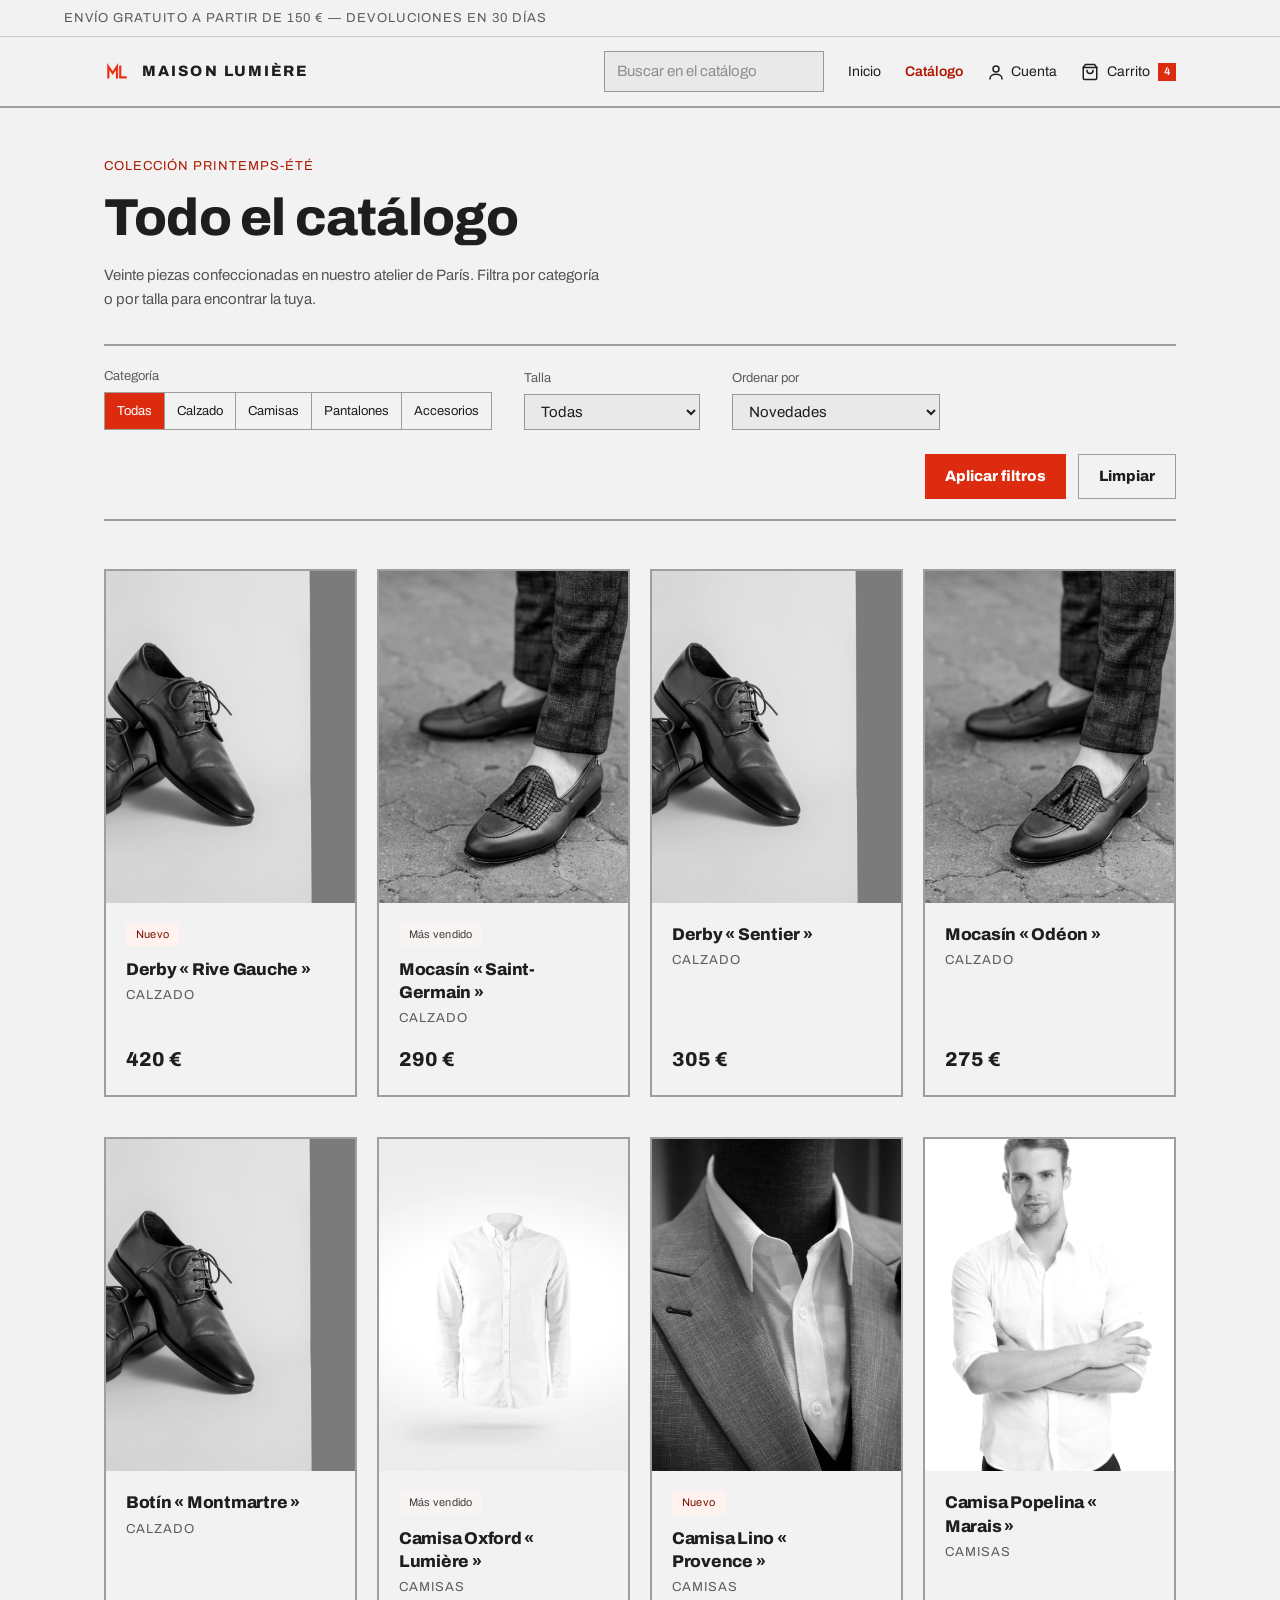
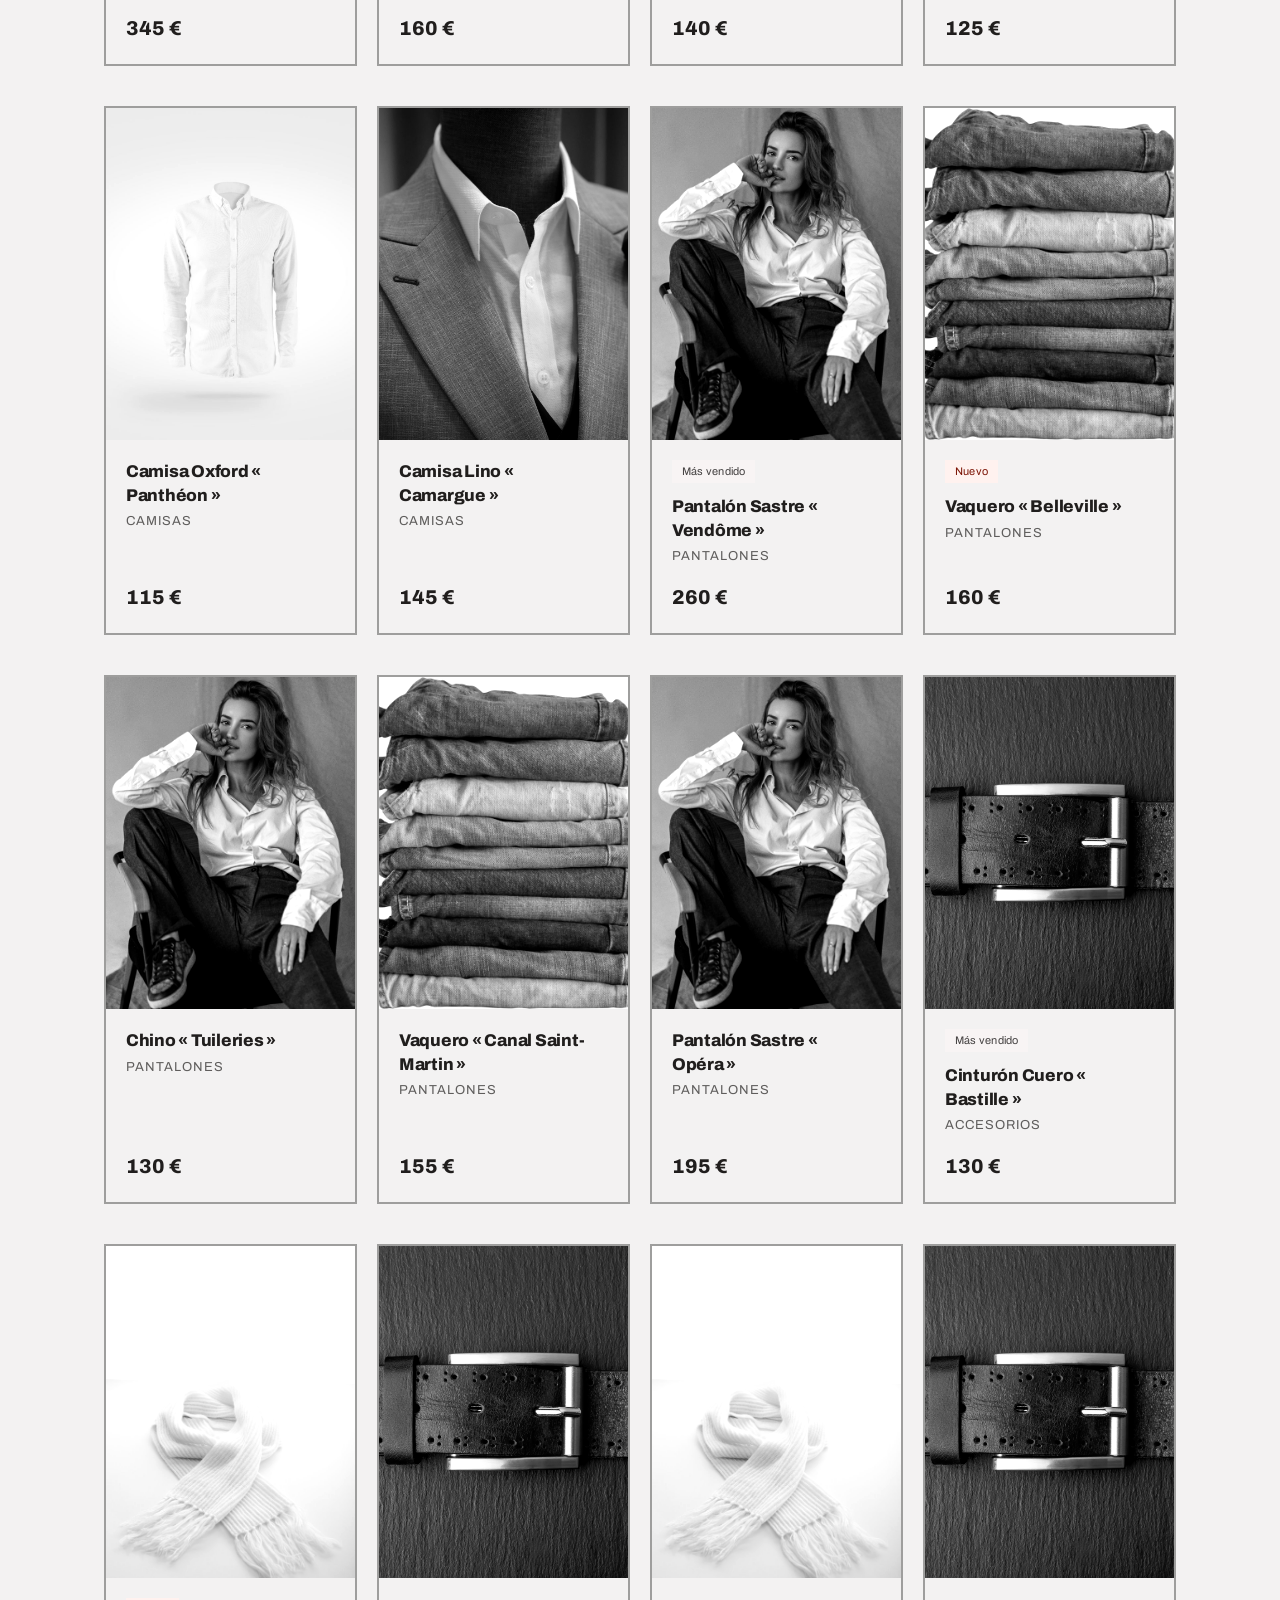
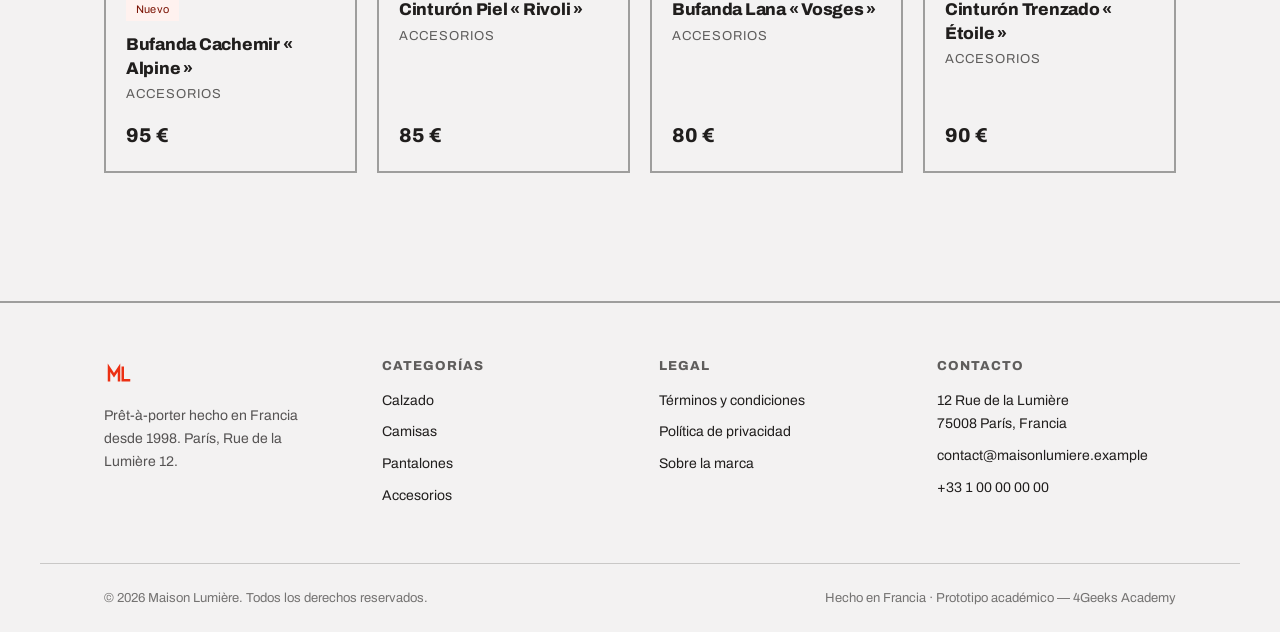
<file: catalogo.html>
<!doctype html>
<!-- ════════════════════════════════════════════════════════════════════
     VISTA 2 de 5: CATÁLOGO (catalogo.html) · Maison Lumière
     ────────────────────────────────────────────────────────────────────

     ⚠ ESTADO: PENDIENTE DE CONSTRUIR.
     El <head>, la navbar y el footer ya están listos y son comunes a
     las 5 vistas. El <main> está vacío a propósito: ahí trabaja la
     persona responsable, en su propia rama. Dentro del <main> tienes
     la lista exacta de requisitos y las piezas del sistema de diseño.
     Lo que sigue aquí abajo es la REFERENCIA de lo que debe contener.
     ¿Qué es esta página?
     El escaparate completo de la tienda: las 20 piezas de la colección.

     Requisitos del encargo que cumple:
     · Mantiene la misma navbar y footer que el resto de vistas.
     · Barra de filtros ANTES del listado: por categoría y por talla.
     · Cuadrícula de productos 4×5: en escritorio se ven 4 columnas
       por 5 filas = 20 productos de referencia.

     ¿Cómo funcionan los filtros sin JavaScript?
     Son un formulario HTML de verdad: al pulsar "Aplicar" se envían a
     esta misma página como parámetros en la dirección (?cat=...&talla=...).
     En el prototipo sirven para enseñar la interfaz; al pasar a
     desarrollo, el servidor leería esos parámetros y filtraría la lista.

     La cuadrícula es responsive: 2 columnas en móvil, 3 en tablet
     y 4 en escritorio.
     ════════════════════════════════════════════════════════════════════ -->
<html lang="es">
<head>
  <meta charset="utf-8">
  <meta name="viewport" content="width=device-width, initial-scale=1">

  <!-- SEO: título y descripción únicos de esta página -->
  <title>Catálogo — calzado, camisas, pantalones y accesorios | Maison Lumière</title>
  <meta name="description" content="Las 20 piezas esenciales de Maison Lumière: calzado, camisas, pantalones y accesorios confeccionados en Francia. Filtra por categoría y talla.">

  <link rel="icon" href="assets/img/logo.svg" type="image/svg+xml">
  <meta name="theme-color" content="#f3f2f2">

  <!-- SEO social (Open Graph) -->
  <meta property="og:type" content="website">
  <meta property="og:site_name" content="Maison Lumière">
  <meta property="og:title" content="Catálogo | Maison Lumière">
  <meta property="og:description" content="Las 20 piezas esenciales de la colección Otoño 2026, confeccionadas en Francia.">
  <meta property="og:image" content="https://maisonlumiere.example/assets/photos/hero.jpg">
  <meta property="og:locale" content="es_ES">

  <!-- Tipografía Archivo + CSS compilado de Tailwind -->
  <link rel="preconnect" href="https://fonts.googleapis.com">
  <link rel="preconnect" href="https://fonts.gstatic.com" crossorigin>
  <link href="https://fonts.googleapis.com/css2?family=Archivo:wght@400;600;800&display=swap" rel="stylesheet">
  <link rel="stylesheet" href="css/styles.css">

  <!-- SEO: datos estructurados Schema.org con la lista de productos.
       Google los usa para entender que esto es un catálogo. -->
  <script type="application/ld+json">
  {
    "@context": "https://schema.org",
    "@type": "ItemList",
    "name": "Catálogo Maison Lumière — Colección Otoño 2026",
    "numberOfItems": 20,
    "itemListElement": [
      { "@type": "ListItem", "position": 1, "name": "Derby « Rive Gauche »", "url": "https://maisonlumiere.example/producto.html?id=derby-rive-gauche" },
      { "@type": "ListItem", "position": 2, "name": "Mocasín « Saint-Germain »", "url": "https://maisonlumiere.example/producto.html?id=mocasin-saint-germain" },
      { "@type": "ListItem", "position": 3, "name": "Bota Chelsea « Marais »", "url": "https://maisonlumiere.example/producto.html?id=chelsea-marais" },
      { "@type": "ListItem", "position": 4, "name": "Zapatilla Piel « Auteuil »", "url": "https://maisonlumiere.example/producto.html?id=zapatilla-auteuil" },
      { "@type": "ListItem", "position": 5, "name": "Derby Ante « Odéon »", "url": "https://maisonlumiere.example/producto.html?id=derby-ante-odeon" },
      { "@type": "ListItem", "position": 6, "name": "Camisa Oxford « Lumière »", "url": "https://maisonlumiere.example/producto.html?id=oxford-lumiere" },
      { "@type": "ListItem", "position": 7, "name": "Camisa Lino « Provence »", "url": "https://maisonlumiere.example/producto.html?id=lino-provence" },
      { "@type": "ListItem", "position": 8, "name": "Camisa Popelina « Rivoli »", "url": "https://maisonlumiere.example/producto.html?id=popelina-rivoli" },
      { "@type": "ListItem", "position": 9, "name": "Camisa Franela « Montmartre »", "url": "https://maisonlumiere.example/producto.html?id=franela-montmartre" },
      { "@type": "ListItem", "position": 10, "name": "Camisa Cuello Mao « Sully »", "url": "https://maisonlumiere.example/producto.html?id=mao-sully" },
      { "@type": "ListItem", "position": 11, "name": "Pantalón Sastre « Vendôme »", "url": "https://maisonlumiere.example/producto.html?id=sastre-vendome" },
      { "@type": "ListItem", "position": 12, "name": "Vaquero « Belleville »", "url": "https://maisonlumiere.example/producto.html?id=vaquero-belleville" },
      { "@type": "ListItem", "position": 13, "name": "Chino « Luxembourg »", "url": "https://maisonlumiere.example/producto.html?id=chino-luxembourg" },
      { "@type": "ListItem", "position": 14, "name": "Pantalón Franela « Palais »", "url": "https://maisonlumiere.example/producto.html?id=franela-palais" },
      { "@type": "ListItem", "position": 15, "name": "Pantalón Lino « Camargue »", "url": "https://maisonlumiere.example/producto.html?id=lino-camargue" },
      { "@type": "ListItem", "position": 16, "name": "Bufanda Cachemir « Alpine »", "url": "https://maisonlumiere.example/producto.html?id=bufanda-alpine" },
      { "@type": "ListItem", "position": 17, "name": "Cinturón Cuero « Bastille »", "url": "https://maisonlumiere.example/producto.html?id=cinturon-bastille" },
      { "@type": "ListItem", "position": 18, "name": "Cartera Piel « Concorde »", "url": "https://maisonlumiere.example/producto.html?id=cartera-concorde" },
      { "@type": "ListItem", "position": 19, "name": "Gorro Lana « Montagne »", "url": "https://maisonlumiere.example/producto.html?id=gorro-montagne" },
      { "@type": "ListItem", "position": 20, "name": "Guantes Cuero « Opéra »", "url": "https://maisonlumiere.example/producto.html?id=guantes-opera" }
    ]
  }
  </script>
</head>

<body class="flex min-h-screen flex-col">

<!-- BEGIN navbar (canónico) -->

<!-- Enlace de accesibilidad: invisible salvo que se navegue con la
     tecla Tab; permite saltar directo al contenido principal -->
<a href="#contenido"
   class="sr-only focus:not-sr-only focus:absolute focus:left-2 focus:top-2 focus:z-50 focus:bg-tinta focus:px-4 focus:py-2 focus:text-crudo">
  Saltar al contenido
</a>

<!-- Barra de promoción: mensaje comercial fijo en todas las vistas -->
<p class="border-b border-tinta/20 bg-crudo px-[clamp(20px,5vw,72px)] py-2 text-[13px] uppercase tracking-[0.08em] text-tinta/70">
  Envío gratuito a partir de 150 € — devoluciones en 30 días
</p>

<header class="border-b-2 border-tinta/40 bg-crudo">
  <div class="contenedor flex items-center gap-6 py-3.5">

    <!-- Logo: monograma ML dibujado en SVG + nombre de la marca.
         mr-auto empuja el resto de la barra hacia la derecha -->
    <a href="index.html" class="mr-auto flex items-center gap-3" aria-label="Maison Lumière, ir al inicio">
      <svg width="26" height="26" viewBox="0 0 48 48" aria-hidden="true" fill="none"
           stroke="var(--color-acento)" stroke-width="4" stroke-linecap="square" stroke-linejoin="miter">
        <path d="M8 34 L8 14 L16 26 L24 14 L24 34"/>
        <path d="M30 14 L30 34 L40 34"/>
      </svg>
      <span class="text-[15px] font-extrabold uppercase tracking-[0.14em]">Maison Lumière</span>
    </a>

    <!-- Buscador (visible solo en escritorio; en móvil va dentro del menú) -->
    <form role="search" action="catalogo.html" method="get" class="hidden lg:block">
      <label for="buscador" class="sr-only">Buscar productos</label>
      <input id="buscador" name="q" type="search" placeholder="Buscar en el catálogo" class="campo w-[220px] py-2">
    </form>

    <!-- Navegación principal + menú de cuenta (escritorio) -->
    <nav aria-label="Principal" class="hidden items-center gap-6 text-[14px] lg:flex">
      <a data-nav="inicio" href="index.html" class="hover:text-acento">Inicio</a>
      <a data-nav="catalogo" aria-current="page" href="catalogo.html" class="hover:text-acento">Catálogo</a>
      <a href="#" class="flex items-center gap-1.5 hover:text-acento" title="Tu cuenta (maqueta sin funcionalidad)">
        <svg width="18" height="18" viewBox="0 0 24 24" fill="none" stroke="currentColor" stroke-width="2"
             stroke-linecap="square" aria-hidden="true">
          <circle cx="12" cy="8" r="4"/><path d="M4 21c0-4 4-6 8-6s8 2 8 6"/>
        </svg>
        Cuenta
      </a>
    </nav>

    <!-- Carrito: visible SIEMPRE (móvil y escritorio), con contador
         de artículos. El "4" es el estado de ejemplo del prototipo:
         coincide con las unidades de la vista carrito.html -->
    <a data-nav="carrito" href="carrito.html" class="flex items-center gap-2 text-[14px] hover:text-acento"
       aria-label="Carrito, 4 artículos">
      <svg width="18" height="18" viewBox="0 0 24 24" fill="none" stroke="currentColor" stroke-width="2"
           stroke-linecap="square" stroke-linejoin="miter" aria-hidden="true">
        <path d="M6 2 3 6v14a2 2 0 0 0 2 2h14a2 2 0 0 0 2-2V6l-3-4Z"/>
        <path d="M3 6h18"/>
        <path d="M16 10a4 4 0 0 1-8 0"/>
      </svg>
      <span class="hidden sm:inline">Carrito</span>
      <span aria-hidden="true"
            class="inline-flex h-[18px] min-w-[18px] items-center justify-center bg-acento-fuerte px-1 text-[11px] font-semibold tabular-nums text-white">4</span>
    </a>

    <!-- Menú móvil: <details> abre y cierra el panel sin JavaScript -->
    <details class="relative lg:hidden">
      <summary class="cursor-pointer p-2" aria-label="Abrir menú de navegación">
        <svg width="24" height="24" viewBox="0 0 24 24" fill="none" stroke="currentColor" stroke-width="2"
             stroke-linecap="square" aria-hidden="true">
          <path d="M4 6h16M4 12h16M4 18h16"/>
        </svg>
      </summary>
      <div class="absolute right-0 z-40 mt-3 w-64 border-2 border-tinta/40 bg-crudo p-5 shadow-lg">
        <form role="search" action="catalogo.html" method="get" class="mb-4">
          <label for="buscador-movil" class="sr-only">Buscar productos</label>
          <input id="buscador-movil" name="q" type="search" placeholder="Buscar…" class="campo py-2">
        </form>
        <nav aria-label="Principal (móvil)" class="flex flex-col gap-4 text-[14px]">
          <a data-nav="inicio" href="index.html" class="hover:text-acento">Inicio</a>
          <a data-nav="catalogo" aria-current="page" href="catalogo.html" class="hover:text-acento">Catálogo</a>
          <a data-nav="carrito" href="carrito.html" class="hover:text-acento">Carrito</a>
          <a href="#" class="hover:text-acento">Cuenta</a>
        </nav>
      </div>
    </details>
  </div>
</header>
<!-- END navbar (canónico) -->

  <main id="contenido" class="flex-1">

    <!-- ════════════════════════════════════════════════════════════════
         VISTA 2 DE 5 — CATÁLOGO · Responsable: Diego Fuentes
         Rama feat/catalogo
         Solo se edita el interior de <main>. head, navbar y footer son
         canónicos y comunes a las 5 vistas (ver partials/).
         Construido con HTML5 semántico + Tailwind CSS v4, sin JavaScript.
         ════════════════════════════════════════════════════════════════ -->

    <div class="contenedor">

      <!-- ①  CABECERA DE LA VISTA -->
      <section aria-labelledby="catalogo-titulo" class="pt-12 pb-8">
        <span class="etiqueta-seccion">Colección Printemps-Été</span>
        <h1 id="catalogo-titulo" class="mt-3 text-[clamp(32px,4.5vw,52px)]">
          Todo el catálogo
        </h1>
        <p class="mt-4 max-w-[56ch] leading-relaxed text-tinta/75">
          Veinte piezas confeccionadas en nuestro atelier de París. Filtra
          por categoría o por talla para encontrar la tuya.
        </p>
      </section>

      <!-- ②  BARRA DE FILTROS (requisito: va ANTES del listado) ──────────
           Formulario real con method="get": al pulsar "Aplicar", el
           navegador recarga con lo elegido en la dirección
           (catalogo.html?cat=calzado&talla=42). Es el mismo formato de
           enlace que ya usan la home y el footer al mandar aquí.

           LIMITACIÓN CONOCIDA: sin JavaScript la página no puede leer esos
           parámetros, así que la rejilla no se filtra de verdad ni la opción
           queda premarcada al volver. Los 20 productos se ven siempre. Es lo
           esperado en una maqueta y lo que pide el encargo.

           La clase "group" no pinta nada: marca el <form> como referencia
           para las variantes group-has-[...] del filtro de talla. -->
      <form action="catalogo.html" method="get"
            aria-label="Filtrar el catálogo"
            class="group border-y-2 border-tinta/40 py-5">

        <div class="flex flex-col gap-6 sm:flex-row sm:flex-wrap sm:items-end sm:gap-x-8 sm:gap-y-6">

          <!-- Filtro por CATEGORÍA (requisito). Los value coinciden con los
               que ya enlazan la home y el footer. -->
          <div>
            <span class="etiqueta-campo" id="filtro-categoria">Categoría</span>

            <!-- .segmento es "inline-flex flex-wrap" y con 5 palabras largas
                 deja "Accesorios" sola con un hueco al lado. En móvil lo
                 pasamos a rejilla de 2 columnas y desde sm vuelve a la fila
                 corrida. No se toca src/input.css: es común a las 5 vistas.

                 OJO SI AÑADES O QUITAS CATEGORÍAS: las que caen en la columna
                 izquierda (1ª, 3ª, 5ª) llevan max-sm:border-l-0 para que el
                 separador de .segmento no se dibuje pegado al marco, y las
                 que abren fila llevan max-sm:border-t. Va por posición, así
                 que hay que revisarlo a mano.

                 Los id="cat-*" no son decorativos: el filtro de talla los usa
                 desde el CSS para saber qué categoría está marcada. -->
            <div class="segmento grid w-full grid-cols-2 sm:inline-flex sm:w-auto"
                 role="radiogroup" aria-labelledby="filtro-categoria">

              <label class="segmento-opcion">
                <input type="radio" id="cat-todas" name="cat" value="" checked>Todas
              </label>
              <label class="segmento-opcion">
                <input type="radio" id="cat-calzado" name="cat" value="calzado">Calzado
              </label>
              <label class="segmento-opcion max-sm:border-l-0 max-sm:border-t max-sm:border-tinta/40">
                <input type="radio" id="cat-camisas" name="cat" value="camisas">Camisas
              </label>
              <label class="segmento-opcion max-sm:border-t max-sm:border-tinta/40">
                <input type="radio" id="cat-pantalones" name="cat" value="pantalones">Pantalones
              </label>
              <!-- col-span-2: si no, quedaría sola en media fila. -->
              <label class="segmento-opcion max-sm:col-span-2 max-sm:border-l-0 max-sm:border-t max-sm:border-tinta/40">
                <input type="radio" id="cat-accesorios" name="cat" value="accesorios">Accesorios
              </label>
            </div>
          </div>

          <!-- Filtro por TALLA (requisito) ─── TALLAS DEPENDIENTES DE LA
               CATEGORÍA, SIN JAVASCRIPT ────────────────────────────────
               Hay un <select> por categoría y solo se ve el que toca. La
               variante group-has-[#cat-calzado:checked]:block se traduce a:

                 .group:has(#cat-calzado:checked) .esta-clase { display:block }

               Todos parten de "hidden" y solo uno se enciende, según el
               radio de categoría que esté marcado.

               ¿Por qué un <select> entero por categoría y no uno solo
               ocultando <option> sueltas? Porque en iOS el <select> lo
               dibuja el sistema operativo con su rueda nativa y se salta el
               CSS: ocultar <option> funciona en escritorio pero NO en móvil.
               Ocultar el <select> completo funciona en todas partes.

               AVISO: un control oculto con CSS SIGUE ENVIÁNDOSE al pulsar
               "Aplicar" (solo `disabled` lo evita, y eso no se activa desde
               CSS). Por eso la dirección sale con varios "talla=" vacíos. En
               una maqueta da igual, nadie los lee; con un backend detrás
               habría que resolverlo con JavaScript. -->
          <div>
            <span class="etiqueta-campo">Talla</span>

            <!-- Categoría "Todas" → todas las escalas agrupadas -->
            <select name="talla" aria-label="Talla"
                    class="campo hidden w-full py-2 group-has-[#cat-todas:checked]:block sm:w-44">
              <option value="" selected>Todas</option>
              <optgroup label="Ropa">
                <option>S</option>
                <option>M</option>
                <option>L</option>
                <option>XL</option>
              </optgroup>
              <optgroup label="Calzado">
                <option>40</option>
                <option>41</option>
                <option>42</option>
                <option>43</option>
                <option>44</option>
                <option>45</option>
              </optgroup>
              <optgroup label="Pantalón">
                <option>44</option>
                <option>46</option>
                <option>48</option>
                <option>50</option>
                <option>52</option>
              </optgroup>
            </select>

            <!-- Calzado → numeración de zapato, la misma que producto.html -->
            <select name="talla" aria-label="Talla de calzado"
                    class="campo hidden w-full py-2 group-has-[#cat-calzado:checked]:block sm:w-44">
              <option value="" selected>Todas</option>
              <option>40</option>
              <option>41</option>
              <option>42</option>
              <option>43</option>
              <option>44</option>
              <option>45</option>
            </select>

            <!-- Camisas → tallas de letra -->
            <select name="talla" aria-label="Talla de camisa"
                    class="campo hidden w-full py-2 group-has-[#cat-camisas:checked]:block sm:w-44">
              <option value="" selected>Todas</option>
              <option>S</option>
              <option>M</option>
              <option>L</option>
              <option>XL</option>
            </select>

            <!-- Pantalones → numeración europea de cintura -->
            <select name="talla" aria-label="Talla de pantalón"
                    class="campo hidden w-full py-2 group-has-[#cat-pantalones:checked]:block sm:w-44">
              <option value="" selected>Todas</option>
              <option>44</option>
              <option>46</option>
              <option>48</option>
              <option>50</option>
              <option>52</option>
            </select>

            <!-- Accesorios → cinturones y bufandas no se venden por talla -->
            <select name="talla" aria-label="Talla de accesorio"
                    class="campo hidden w-full py-2 group-has-[#cat-accesorios:checked]:block sm:w-44">
              <option value="" selected>Talla única</option>
            </select>
          </div>

          <!-- ORDENAR POR ---------------------------------------------
               No lo pide el encargo, pero no hay tienda online sin él y
               el prototipo de referencia también lo lleva. Al ser otro
               campo del mismo <form>, viaja en la misma dirección:
               catalogo.html?cat=calzado&talla=42&orden=precio-asc -->
          <div>
            <label class="etiqueta-campo" for="filtro-orden">Ordenar por</label>
            <select id="filtro-orden" name="orden" class="campo w-full py-2 sm:w-52">
              <option value="novedades" selected>Novedades</option>
              <option value="precio-asc">Precio: menor a mayor</option>
              <option value="precio-desc">Precio: mayor a menor</option>
            </select>
          </div>

          <!-- Acciones.
               "Aplicar" es <button type="submit">: envía el formulario.
               "Limpiar" es un <a> normal que vuelve a catalogo.html sin
               parámetros — es navegación, no una acción, así que le
               corresponde un enlace y no un botón. -->
          <div class="flex flex-wrap gap-3 sm:ml-auto">
            <button type="submit" class="btn btn-primario">Aplicar filtros</button>
            <a href="catalogo.html" class="btn btn-secundario">Limpiar</a>
          </div>
        </div>
      </form>

      <!-- ③  REJILLA DE PRODUCTOS ──────────────────────────────────────
           REQUISITO: 20 productos, 2 columnas en móvil, 3 en tablet, 4 en
           escritorio. Cada card enlaza a producto.html.

           PRECIOS: los de las piezas que también salen en producto.html
           (Derby « Rive Gauche », Oxford « Lumière », Sastre « Vendôme » y
           Cinturón « Bastille ») están copiados de ahí a propósito. Si
           cambian allí, hay que cambiarlos aquí: no hay fuente única.

           Los alt describen EL PRODUCTO, no la escena de la foto. Es lo que
           le sirve a quien no ve la imagen, y evita describir mal una foto. -->
      <section aria-labelledby="listado-titulo" class="py-12">
        <h2 id="listado-titulo" class="sr-only">Listado de productos</h2>

        <!-- <ul> y no <div> sueltos: un lector de pantalla anuncia "lista de
             20 elementos" y permite saltar entre ellos. -->
        <ul class="grid grid-cols-2 gap-x-5 gap-y-10 md:grid-cols-3 lg:grid-cols-4">

          <!-- ─────────────── CALZADO ─────────────── -->

          <!-- PLANTILLA DE CARD — las 19 siguientes repiten esta estructura.
               · "group" hace que el hover en cualquier parte de la card
                 agrande la foto y tiña el título de rojo.
               · flex-col + h-full + mt-auto: todas las cards de una fila
                 acaban a la misma altura y el precio se pega abajo, aunque
                 los nombres ocupen una o dos líneas.
               · La foto y el título enlazan al mismo sitio, pero el de la
                 foto lleva tabindex="-1" aria-hidden="true": si no, recorrer
                 el catálogo con el teclado costaría 40 tabulaciones en vez
                 de 20, y un lector de pantalla leería cada producto dos
                 veces. -->
          <li>
            <article class="group flex h-full flex-col border-2 border-tinta/40 bg-crudo">
              <a href="producto.html?id=derby-rive-gauche" class="block overflow-hidden" tabindex="-1" aria-hidden="true">
                <img src="assets/photos/derby.jpg" width="600" height="800" loading="lazy"
                     alt="Derby « Rive Gauche » en piel."
                     class="foto-bn aspect-[3/4] transition-transform duration-500 group-hover:scale-[1.03]">
              </a>
              <div class="flex flex-1 flex-col p-4 sm:p-5">
                <span class="etiqueta etiqueta-roja mb-3 self-start">Nuevo</span>
                <h3 class="text-[16px] leading-snug sm:text-[17px]">
                  <a href="producto.html?id=derby-rive-gauche" class="group-hover:text-acento">Derby « Rive Gauche »</a>
                </h3>
                <p class="mt-1 text-[13px] uppercase tracking-[0.08em] text-tinta/70">Calzado</p>
                <p class="mt-auto pt-4 text-[19px] font-extrabold tabular-nums sm:text-[20px]">420&nbsp;€</p>
              </div>
            </article>
          </li>

          <li>
            <article class="group flex h-full flex-col border-2 border-tinta/40 bg-crudo">
              <a href="producto.html?id=mocasin-saint-germain" class="block overflow-hidden" tabindex="-1" aria-hidden="true">
                <img src="assets/photos/mocasin.jpg" width="600" height="800" loading="lazy"
                     alt="Mocasín « Saint-Germain » en piel."
                     class="foto-bn aspect-[3/4] transition-transform duration-500 group-hover:scale-[1.03]">
              </a>
              <div class="flex flex-1 flex-col p-4 sm:p-5">
                <span class="etiqueta etiqueta-neutra mb-3 self-start">Más vendido</span>
                <h3 class="text-[16px] leading-snug sm:text-[17px]">
                  <a href="producto.html?id=mocasin-saint-germain" class="group-hover:text-acento">Mocasín « Saint-Germain »</a>
                </h3>
                <p class="mt-1 text-[13px] uppercase tracking-[0.08em] text-tinta/70">Calzado</p>
                <p class="mt-auto pt-4 text-[19px] font-extrabold tabular-nums sm:text-[20px]">290&nbsp;€</p>
              </div>
            </article>
          </li>

          <li>
            <article class="group flex h-full flex-col border-2 border-tinta/40 bg-crudo">
              <a href="producto.html?id=derby-sentier" class="block overflow-hidden" tabindex="-1" aria-hidden="true">
                <img src="assets/photos/derby.jpg" width="600" height="800" loading="lazy"
                     alt="Derby « Sentier » en piel con cordones."
                     class="foto-bn aspect-[3/4] transition-transform duration-500 group-hover:scale-[1.03]">
              </a>
              <div class="flex flex-1 flex-col p-4 sm:p-5">
                <h3 class="text-[16px] leading-snug sm:text-[17px]">
                  <a href="producto.html?id=derby-sentier" class="group-hover:text-acento">Derby « Sentier »</a>
                </h3>
                <p class="mt-1 text-[13px] uppercase tracking-[0.08em] text-tinta/70">Calzado</p>
                <p class="mt-auto pt-4 text-[19px] font-extrabold tabular-nums sm:text-[20px]">305&nbsp;€</p>
              </div>
            </article>
          </li>

          <li>
            <article class="group flex h-full flex-col border-2 border-tinta/40 bg-crudo">
              <a href="producto.html?id=mocasin-odeon" class="block overflow-hidden" tabindex="-1" aria-hidden="true">
                <img src="assets/photos/mocasin.jpg" width="600" height="800" loading="lazy"
                     alt="Mocasín « Odéon » en piel flexible."
                     class="foto-bn aspect-[3/4] transition-transform duration-500 group-hover:scale-[1.03]">
              </a>
              <div class="flex flex-1 flex-col p-4 sm:p-5">
                <h3 class="text-[16px] leading-snug sm:text-[17px]">
                  <a href="producto.html?id=mocasin-odeon" class="group-hover:text-acento">Mocasín « Odéon »</a>
                </h3>
                <p class="mt-1 text-[13px] uppercase tracking-[0.08em] text-tinta/70">Calzado</p>
                <p class="mt-auto pt-4 text-[19px] font-extrabold tabular-nums sm:text-[20px]">275&nbsp;€</p>
              </div>
            </article>
          </li>

          <li>
            <article class="group flex h-full flex-col border-2 border-tinta/40 bg-crudo">
              <a href="producto.html?id=botin-montmartre" class="block overflow-hidden" tabindex="-1" aria-hidden="true">
                <img src="assets/photos/derby.jpg" width="600" height="800" loading="lazy"
                     alt="Botín « Montmartre » de piel con caña alta."
                     class="foto-bn aspect-[3/4] transition-transform duration-500 group-hover:scale-[1.03]">
              </a>
              <div class="flex flex-1 flex-col p-4 sm:p-5">
                <h3 class="text-[16px] leading-snug sm:text-[17px]">
                  <a href="producto.html?id=botin-montmartre" class="group-hover:text-acento">Botín « Montmartre »</a>
                </h3>
                <p class="mt-1 text-[13px] uppercase tracking-[0.08em] text-tinta/70">Calzado</p>
                <p class="mt-auto pt-4 text-[19px] font-extrabold tabular-nums sm:text-[20px]">345&nbsp;€</p>
              </div>
            </article>
          </li>

          <!-- ─────────────── CAMISAS ─────────────── -->

          <li>
            <article class="group flex h-full flex-col border-2 border-tinta/40 bg-crudo">
              <a href="producto.html?id=oxford-lumiere" class="block overflow-hidden" tabindex="-1" aria-hidden="true">
                <img src="assets/photos/oxford.jpg" width="600" height="800" loading="lazy"
                     alt="Camisa Oxford « Lumière » en algodón blanco."
                     class="foto-bn aspect-[3/4] transition-transform duration-500 group-hover:scale-[1.03]">
              </a>
              <div class="flex flex-1 flex-col p-4 sm:p-5">
                <span class="etiqueta etiqueta-neutra mb-3 self-start">Más vendido</span>
                <h3 class="text-[16px] leading-snug sm:text-[17px]">
                  <a href="producto.html?id=oxford-lumiere" class="group-hover:text-acento">Camisa Oxford « Lumière »</a>
                </h3>
                <p class="mt-1 text-[13px] uppercase tracking-[0.08em] text-tinta/70">Camisas</p>
                <p class="mt-auto pt-4 text-[19px] font-extrabold tabular-nums sm:text-[20px]">160&nbsp;€</p>
              </div>
            </article>
          </li>

          <li>
            <article class="group flex h-full flex-col border-2 border-tinta/40 bg-crudo">
              <a href="producto.html?id=lino-provence" class="block overflow-hidden" tabindex="-1" aria-hidden="true">
                <img src="assets/photos/lino.jpg" width="600" height="800" loading="lazy"
                     alt="Camisa de lino « Provence »."
                     class="foto-bn aspect-[3/4] transition-transform duration-500 group-hover:scale-[1.03]">
              </a>
              <div class="flex flex-1 flex-col p-4 sm:p-5">
                <span class="etiqueta etiqueta-roja mb-3 self-start">Nuevo</span>
                <h3 class="text-[16px] leading-snug sm:text-[17px]">
                  <a href="producto.html?id=lino-provence" class="group-hover:text-acento">Camisa Lino « Provence »</a>
                </h3>
                <p class="mt-1 text-[13px] uppercase tracking-[0.08em] text-tinta/70">Camisas</p>
                <p class="mt-auto pt-4 text-[19px] font-extrabold tabular-nums sm:text-[20px]">140&nbsp;€</p>
              </div>
            </article>
          </li>

          <li>
            <article class="group flex h-full flex-col border-2 border-tinta/40 bg-crudo">
              <a href="producto.html?id=popelina-marais" class="block overflow-hidden" tabindex="-1" aria-hidden="true">
                <img src="assets/photos/camisas-cat.jpg" width="600" height="800" loading="lazy"
                     alt="Camisa de popelina « Marais » en blanco."
                     class="foto-bn aspect-[3/4] transition-transform duration-500 group-hover:scale-[1.03]">
              </a>
              <div class="flex flex-1 flex-col p-4 sm:p-5">
                <h3 class="text-[16px] leading-snug sm:text-[17px]">
                  <a href="producto.html?id=popelina-marais" class="group-hover:text-acento">Camisa Popelina « Marais »</a>
                </h3>
                <p class="mt-1 text-[13px] uppercase tracking-[0.08em] text-tinta/70">Camisas</p>
                <p class="mt-auto pt-4 text-[19px] font-extrabold tabular-nums sm:text-[20px]">125&nbsp;€</p>
              </div>
            </article>
          </li>

          <li>
            <article class="group flex h-full flex-col border-2 border-tinta/40 bg-crudo">
              <a href="producto.html?id=oxford-pantheon" class="block overflow-hidden" tabindex="-1" aria-hidden="true">
                <img src="assets/photos/oxford.jpg" width="600" height="800" loading="lazy"
                     alt="Camisa Oxford « Panthéon » en algodón."
                     class="foto-bn aspect-[3/4] transition-transform duration-500 group-hover:scale-[1.03]">
              </a>
              <div class="flex flex-1 flex-col p-4 sm:p-5">
                <h3 class="text-[16px] leading-snug sm:text-[17px]">
                  <a href="producto.html?id=oxford-pantheon" class="group-hover:text-acento">Camisa Oxford « Panthéon »</a>
                </h3>
                <p class="mt-1 text-[13px] uppercase tracking-[0.08em] text-tinta/70">Camisas</p>
                <p class="mt-auto pt-4 text-[19px] font-extrabold tabular-nums sm:text-[20px]">115&nbsp;€</p>
              </div>
            </article>
          </li>

          <li>
            <article class="group flex h-full flex-col border-2 border-tinta/40 bg-crudo">
              <a href="producto.html?id=lino-camargue" class="block overflow-hidden" tabindex="-1" aria-hidden="true">
                <img src="assets/photos/lino.jpg" width="600" height="800" loading="lazy"
                     alt="Camisa de lino « Camargue »."
                     class="foto-bn aspect-[3/4] transition-transform duration-500 group-hover:scale-[1.03]">
              </a>
              <div class="flex flex-1 flex-col p-4 sm:p-5">
                <h3 class="text-[16px] leading-snug sm:text-[17px]">
                  <a href="producto.html?id=lino-camargue" class="group-hover:text-acento">Camisa Lino « Camargue »</a>
                </h3>
                <p class="mt-1 text-[13px] uppercase tracking-[0.08em] text-tinta/70">Camisas</p>
                <p class="mt-auto pt-4 text-[19px] font-extrabold tabular-nums sm:text-[20px]">145&nbsp;€</p>
              </div>
            </article>
          </li>

          <!-- ─────────────── PANTALONES ─────────────── -->

          <li>
            <article class="group flex h-full flex-col border-2 border-tinta/40 bg-crudo">
              <a href="producto.html?id=sastre-vendome" class="block overflow-hidden" tabindex="-1" aria-hidden="true">
                <img src="assets/photos/vendome.jpg" width="600" height="800" loading="lazy"
                     alt="Pantalón de sastre « Vendôme » en lana."
                     class="foto-bn aspect-[3/4] transition-transform duration-500 group-hover:scale-[1.03]">
              </a>
              <div class="flex flex-1 flex-col p-4 sm:p-5">
                <span class="etiqueta etiqueta-neutra mb-3 self-start">Más vendido</span>
                <h3 class="text-[16px] leading-snug sm:text-[17px]">
                  <a href="producto.html?id=sastre-vendome" class="group-hover:text-acento">Pantalón Sastre « Vendôme »</a>
                </h3>
                <p class="mt-1 text-[13px] uppercase tracking-[0.08em] text-tinta/70">Pantalones</p>
                <p class="mt-auto pt-4 text-[19px] font-extrabold tabular-nums sm:text-[20px]">260&nbsp;€</p>
              </div>
            </article>
          </li>

          <li>
            <article class="group flex h-full flex-col border-2 border-tinta/40 bg-crudo">
              <a href="producto.html?id=vaquero-belleville" class="block overflow-hidden" tabindex="-1" aria-hidden="true">
                <img src="assets/photos/vaquero.jpg" width="600" height="800" loading="lazy"
                     alt="Vaquero « Belleville » de corte recto."
                     class="foto-bn aspect-[3/4] transition-transform duration-500 group-hover:scale-[1.03]">
              </a>
              <div class="flex flex-1 flex-col p-4 sm:p-5">
                <span class="etiqueta etiqueta-roja mb-3 self-start">Nuevo</span>
                <h3 class="text-[16px] leading-snug sm:text-[17px]">
                  <a href="producto.html?id=vaquero-belleville" class="group-hover:text-acento">Vaquero « Belleville »</a>
                </h3>
                <p class="mt-1 text-[13px] uppercase tracking-[0.08em] text-tinta/70">Pantalones</p>
                <p class="mt-auto pt-4 text-[19px] font-extrabold tabular-nums sm:text-[20px]">160&nbsp;€</p>
              </div>
            </article>
          </li>

          <li>
            <article class="group flex h-full flex-col border-2 border-tinta/40 bg-crudo">
              <a href="producto.html?id=chino-tuileries" class="block overflow-hidden" tabindex="-1" aria-hidden="true">
                <img src="assets/photos/vendome.jpg" width="600" height="800" loading="lazy"
                     alt="Pantalón chino « Tuileries » en algodón."
                     class="foto-bn aspect-[3/4] transition-transform duration-500 group-hover:scale-[1.03]">
              </a>
              <div class="flex flex-1 flex-col p-4 sm:p-5">
                <h3 class="text-[16px] leading-snug sm:text-[17px]">
                  <a href="producto.html?id=chino-tuileries" class="group-hover:text-acento">Chino « Tuileries »</a>
                </h3>
                <p class="mt-1 text-[13px] uppercase tracking-[0.08em] text-tinta/70">Pantalones</p>
                <p class="mt-auto pt-4 text-[19px] font-extrabold tabular-nums sm:text-[20px]">130&nbsp;€</p>
              </div>
            </article>
          </li>

          <li>
            <article class="group flex h-full flex-col border-2 border-tinta/40 bg-crudo">
              <a href="producto.html?id=vaquero-canal" class="block overflow-hidden" tabindex="-1" aria-hidden="true">
                <img src="assets/photos/vaquero.jpg" width="600" height="800" loading="lazy"
                     alt="Vaquero « Canal Saint-Martin » de corte holgado."
                     class="foto-bn aspect-[3/4] transition-transform duration-500 group-hover:scale-[1.03]">
              </a>
              <div class="flex flex-1 flex-col p-4 sm:p-5">
                <h3 class="text-[16px] leading-snug sm:text-[17px]">
                  <a href="producto.html?id=vaquero-canal" class="group-hover:text-acento">Vaquero « Canal Saint-Martin »</a>
                </h3>
                <p class="mt-1 text-[13px] uppercase tracking-[0.08em] text-tinta/70">Pantalones</p>
                <p class="mt-auto pt-4 text-[19px] font-extrabold tabular-nums sm:text-[20px]">155&nbsp;€</p>
              </div>
            </article>
          </li>

          <li>
            <article class="group flex h-full flex-col border-2 border-tinta/40 bg-crudo">
              <a href="producto.html?id=sastre-opera" class="block overflow-hidden" tabindex="-1" aria-hidden="true">
                <img src="assets/photos/vendome.jpg" width="600" height="800" loading="lazy"
                     alt="Pantalón de sastre « Opéra » en lana peinada."
                     class="foto-bn aspect-[3/4] transition-transform duration-500 group-hover:scale-[1.03]">
              </a>
              <div class="flex flex-1 flex-col p-4 sm:p-5">
                <h3 class="text-[16px] leading-snug sm:text-[17px]">
                  <a href="producto.html?id=sastre-opera" class="group-hover:text-acento">Pantalón Sastre « Opéra »</a>
                </h3>
                <p class="mt-1 text-[13px] uppercase tracking-[0.08em] text-tinta/70">Pantalones</p>
                <p class="mt-auto pt-4 text-[19px] font-extrabold tabular-nums sm:text-[20px]">195&nbsp;€</p>
              </div>
            </article>
          </li>

          <!-- ─────────────── ACCESORIOS ─────────────── -->

          <li>
            <article class="group flex h-full flex-col border-2 border-tinta/40 bg-crudo">
              <a href="producto.html?id=cinturon-bastille" class="block overflow-hidden" tabindex="-1" aria-hidden="true">
                <img src="assets/photos/cinturon.jpg" width="600" height="800" loading="lazy"
                     alt="Cinturón de cuero « Bastille » con hebilla metálica."
                     class="foto-bn aspect-[3/4] transition-transform duration-500 group-hover:scale-[1.03]">
              </a>
              <div class="flex flex-1 flex-col p-4 sm:p-5">
                <span class="etiqueta etiqueta-neutra mb-3 self-start">Más vendido</span>
                <h3 class="text-[16px] leading-snug sm:text-[17px]">
                  <a href="producto.html?id=cinturon-bastille" class="group-hover:text-acento">Cinturón Cuero « Bastille »</a>
                </h3>
                <p class="mt-1 text-[13px] uppercase tracking-[0.08em] text-tinta/70">Accesorios</p>
                <p class="mt-auto pt-4 text-[19px] font-extrabold tabular-nums sm:text-[20px]">130&nbsp;€</p>
              </div>
            </article>
          </li>

          <li>
            <article class="group flex h-full flex-col border-2 border-tinta/40 bg-crudo">
              <a href="producto.html?id=bufanda-alpine" class="block overflow-hidden" tabindex="-1" aria-hidden="true">
                <img src="assets/photos/alpine.jpg" width="600" height="800" loading="lazy"
                     alt="Bufanda de cachemir « Alpine »."
                     class="foto-bn aspect-[3/4] transition-transform duration-500 group-hover:scale-[1.03]">
              </a>
              <div class="flex flex-1 flex-col p-4 sm:p-5">
                <span class="etiqueta etiqueta-roja mb-3 self-start">Nuevo</span>
                <h3 class="text-[16px] leading-snug sm:text-[17px]">
                  <a href="producto.html?id=bufanda-alpine" class="group-hover:text-acento">Bufanda Cachemir « Alpine »</a>
                </h3>
                <p class="mt-1 text-[13px] uppercase tracking-[0.08em] text-tinta/70">Accesorios</p>
                <p class="mt-auto pt-4 text-[19px] font-extrabold tabular-nums sm:text-[20px]">95&nbsp;€</p>
              </div>
            </article>
          </li>

          <li>
            <article class="group flex h-full flex-col border-2 border-tinta/40 bg-crudo">
              <a href="producto.html?id=cinturon-rivoli" class="block overflow-hidden" tabindex="-1" aria-hidden="true">
                <img src="assets/photos/cinturon.jpg" width="600" height="800" loading="lazy"
                     alt="Cinturón de piel « Rivoli »."
                     class="foto-bn aspect-[3/4] transition-transform duration-500 group-hover:scale-[1.03]">
              </a>
              <div class="flex flex-1 flex-col p-4 sm:p-5">
                <h3 class="text-[16px] leading-snug sm:text-[17px]">
                  <a href="producto.html?id=cinturon-rivoli" class="group-hover:text-acento">Cinturón Piel « Rivoli »</a>
                </h3>
                <p class="mt-1 text-[13px] uppercase tracking-[0.08em] text-tinta/70">Accesorios</p>
                <p class="mt-auto pt-4 text-[19px] font-extrabold tabular-nums sm:text-[20px]">85&nbsp;€</p>
              </div>
            </article>
          </li>

          <li>
            <article class="group flex h-full flex-col border-2 border-tinta/40 bg-crudo">
              <a href="producto.html?id=bufanda-vosges" class="block overflow-hidden" tabindex="-1" aria-hidden="true">
                <img src="assets/photos/alpine.jpg" width="600" height="800" loading="lazy"
                     alt="Bufanda de lana « Vosges »."
                     class="foto-bn aspect-[3/4] transition-transform duration-500 group-hover:scale-[1.03]">
              </a>
              <div class="flex flex-1 flex-col p-4 sm:p-5">
                <h3 class="text-[16px] leading-snug sm:text-[17px]">
                  <a href="producto.html?id=bufanda-vosges" class="group-hover:text-acento">Bufanda Lana « Vosges »</a>
                </h3>
                <p class="mt-1 text-[13px] uppercase tracking-[0.08em] text-tinta/70">Accesorios</p>
                <p class="mt-auto pt-4 text-[19px] font-extrabold tabular-nums sm:text-[20px]">80&nbsp;€</p>
              </div>
            </article>
          </li>

          <li>
            <article class="group flex h-full flex-col border-2 border-tinta/40 bg-crudo">
              <a href="producto.html?id=cinturon-etoile" class="block overflow-hidden" tabindex="-1" aria-hidden="true">
                <img src="assets/photos/cinturon.jpg" width="600" height="800" loading="lazy"
                     alt="Cinturón trenzado « Étoile » en piel."
                     class="foto-bn aspect-[3/4] transition-transform duration-500 group-hover:scale-[1.03]">
              </a>
              <div class="flex flex-1 flex-col p-4 sm:p-5">
                <h3 class="text-[16px] leading-snug sm:text-[17px]">
                  <a href="producto.html?id=cinturon-etoile" class="group-hover:text-acento">Cinturón Trenzado « Étoile »</a>
                </h3>
                <p class="mt-1 text-[13px] uppercase tracking-[0.08em] text-tinta/70">Accesorios</p>
                <p class="mt-auto pt-4 text-[19px] font-extrabold tabular-nums sm:text-[20px]">90&nbsp;€</p>
              </div>
            </article>
          </li>

        </ul>
      </section>

    </div>
  </main>

<!-- BEGIN footer (canónico) -->
<footer class="mt-20 border-t-2 border-tinta/40 bg-crudo">
  <div class="contenedor grid grid-cols-1 gap-x-[clamp(24px,3vw,48px)] gap-y-10 py-14 sm:grid-cols-2 lg:grid-cols-4">

    <!-- Columna 1: la marca -->
    <div>
      <svg width="30" height="30" viewBox="0 0 48 48" aria-hidden="true" fill="none"
           stroke="var(--color-acento)" stroke-width="4" stroke-linecap="square" stroke-linejoin="miter">
        <path d="M8 34 L8 14 L16 26 L24 14 L24 34"/>
        <path d="M30 14 L30 34 L40 34"/>
      </svg>
      <p class="mt-4 max-w-[26ch] text-[14px] leading-relaxed text-tinta/75">
        Prêt-à-porter hecho en Francia desde 1998. París, Rue de la Lumière 12.
      </p>
    </div>

    <!-- Columna 2: categorías de la tienda (los enlaces llevan a la
         vista catálogo; ?cat= indica la categoría preseleccionada) -->
    <nav aria-label="Categorías" class="flex flex-col gap-2.5">
      <h2 class="mb-1.5 text-[13px] font-extrabold uppercase tracking-[0.08em] text-tinta/70">Categorías</h2>
      <a href="catalogo.html?cat=calzado" class="text-[14px] hover:text-acento">Calzado</a>
      <a href="catalogo.html?cat=camisas" class="text-[14px] hover:text-acento">Camisas</a>
      <a href="catalogo.html?cat=pantalones" class="text-[14px] hover:text-acento">Pantalones</a>
      <a href="catalogo.html?cat=accesorios" class="text-[14px] hover:text-acento">Accesorios</a>
    </nav>

    <!-- Columna 3: enlaces legales (en el prototipo apuntan a "#"
         porque esas páginas aún no forman parte del encargo) -->
    <nav aria-label="Legal" class="flex flex-col gap-2.5">
      <h2 class="mb-1.5 text-[13px] font-extrabold uppercase tracking-[0.08em] text-tinta/70">Legal</h2>
      <a href="#" class="text-[14px] hover:text-acento">Términos y condiciones</a>
      <a href="#" class="text-[14px] hover:text-acento">Política de privacidad</a>
      <a href="#" class="text-[14px] hover:text-acento">Sobre la marca</a>
    </nav>

    <!-- Columna 4: contacto. <address> es la etiqueta HTML pensada
         justo para esto (datos de contacto), buena señal para el SEO -->
    <div class="flex flex-col gap-2.5">
      <h2 class="mb-1.5 text-[13px] font-extrabold uppercase tracking-[0.08em] text-tinta/70">Contacto</h2>
      <address class="flex flex-col gap-2.5 not-italic">
        <p class="text-[14px] leading-relaxed">12 Rue de la Lumière<br>75008 París, Francia</p>
        <a href="mailto:contact@maisonlumiere.example" class="text-[14px] hover:text-acento">contact@maisonlumiere.example</a>
        <a href="tel:+33100000000" class="text-[14px] tabular-nums hover:text-acento">+33 1 00 00 00 00</a>
      </address>
    </div>
  </div>

  <!-- Línea final con el copyright -->
  <div class="contenedor flex flex-col gap-2 border-t border-tinta/20 py-6 text-[13px] text-tinta/60 sm:flex-row sm:justify-between">
    <p>© 2026 Maison Lumière. Todos los derechos reservados.</p>
    <p>Hecho en Francia · Prototipo académico — 4Geeks Academy</p>
  </div>
</footer>

<!-- Datos estructurados Schema.org (SEO): describen la empresa en un
     formato que los buscadores leen directamente. No se ve en pantalla. -->
<script type="application/ld+json">
{
  "@context": "https://schema.org",
  "@type": "Organization",
  "name": "Maison Lumière",
  "url": "https://maisonlumiere.example/",
  "logo": "https://maisonlumiere.example/assets/img/logo.svg",
  "description": "Marca francesa de moda: prêt-à-porter, calzado y accesorios confeccionados en Francia desde 1998.",
  "address": {
    "@type": "PostalAddress",
    "streetAddress": "12 Rue de la Lumière",
    "postalCode": "75008",
    "addressLocality": "París",
    "addressCountry": "FR"
  },
  "contactPoint": {
    "@type": "ContactPoint",
    "telephone": "+33-1-00-00-00-00",
    "contactType": "customer service",
    "email": "contact@maisonlumiere.example"
  }
}
</script>
<!-- END footer (canónico) -->

</body>
</html>
</file>
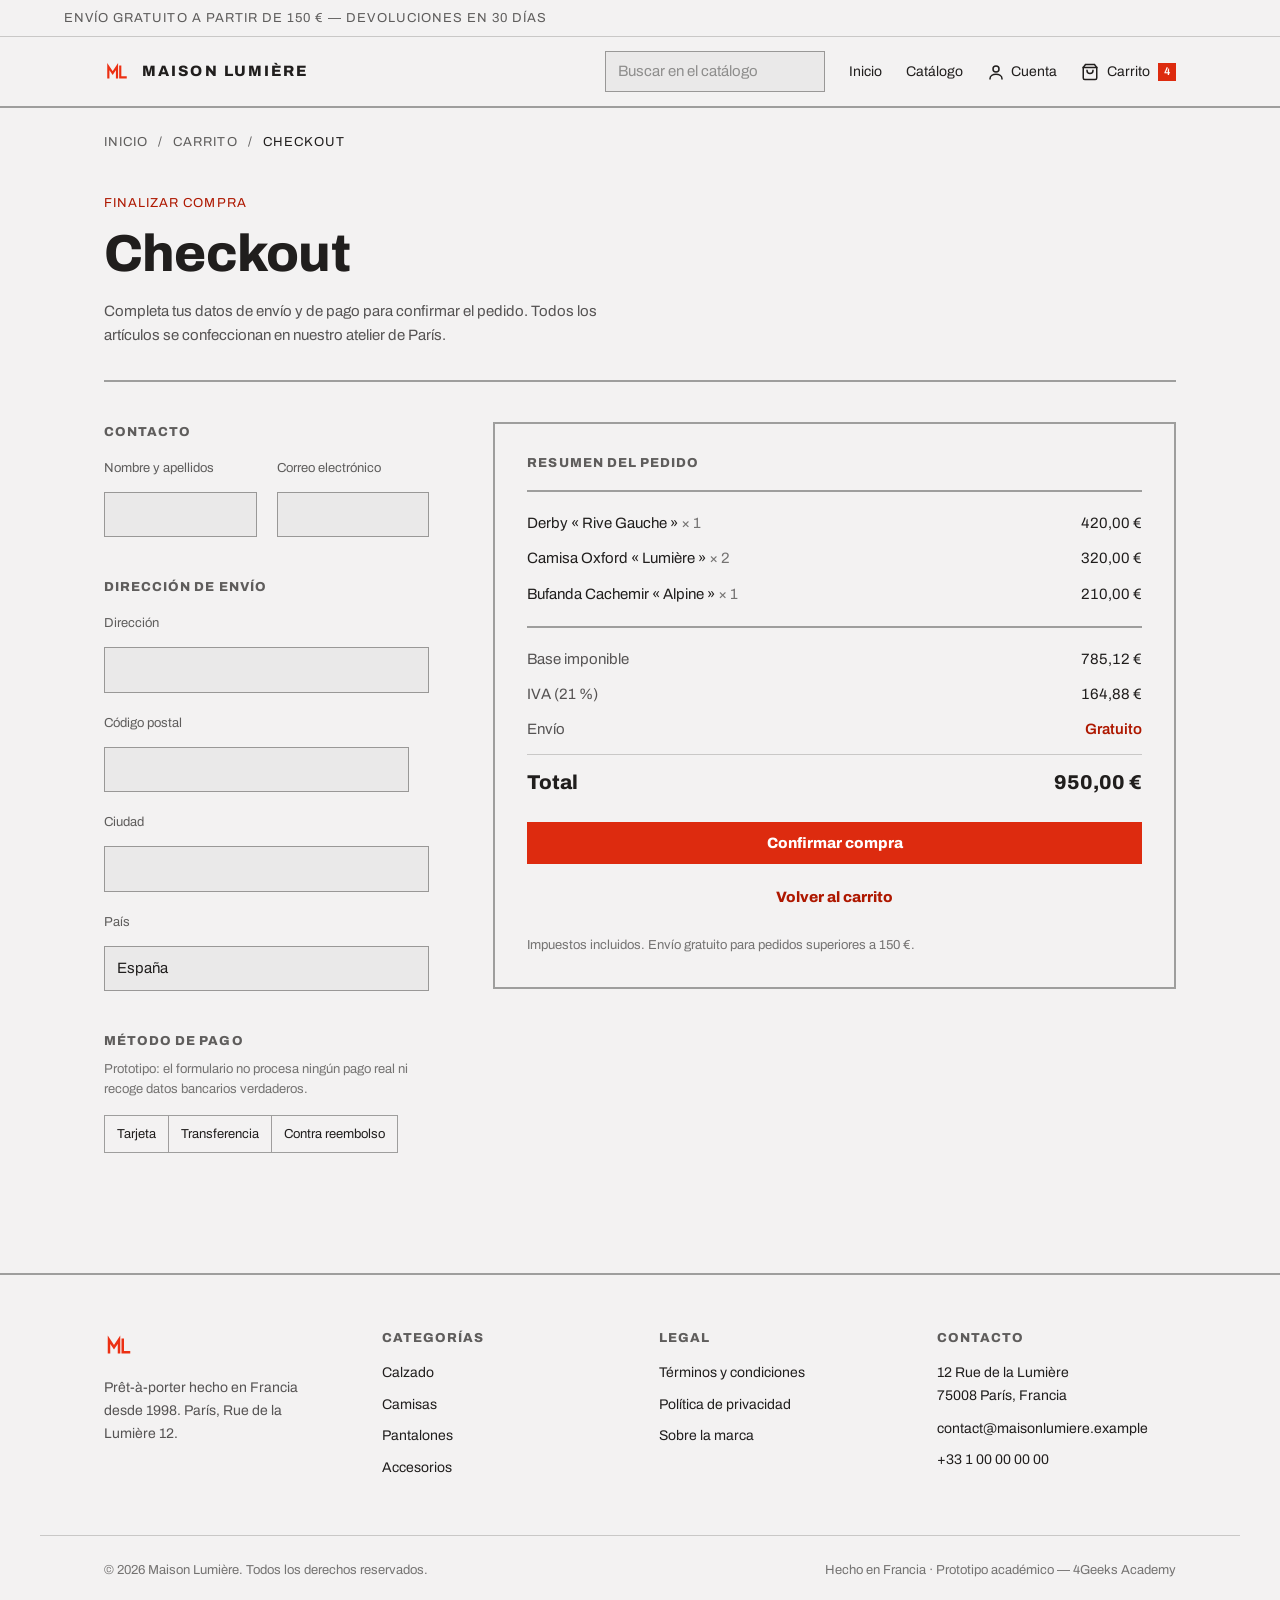
<file: checkout.html>
<!doctype html>
<!-- ════════════════════════════════════════════════════════════════════
     VISTA 5 de 5: CHECKOUT (checkout.html) · Maison Lumière
     ────────────────────────────────────────────────────────────────────
     Pasarela de finalización de compra. Reutiliza el <head>, la navbar y
     el footer canónicos (idénticos a las otras 4 vistas). Solo el <main>
     es propio. HTML5 semántico + Tailwind CSS compilado (css/styles.css),
     sin JavaScript y sin CDN.
     ════════════════════════════════════════════════════════════════════ -->
<html lang="es">
<head>
  <meta charset="utf-8">
  <meta name="viewport" content="width=device-width, initial-scale=1">

  <!-- SEO: título y descripción únicos, con nombre y precio del producto -->
  <title>Finaliza tu compra | Maison Lumière</title>
  <meta name="description" content="Finaliza tu compra en Maison Lumière: datos de envío y pago en un proceso claro y seguro. Envío gratuito.">
  <meta name="robots" content="noindex, nofollow">

  <link rel="icon" href="assets/img/logo.svg" type="image/svg+xml">
  <meta name="theme-color" content="#f3f2f2">

  <!-- SEO social -->
  <meta property="og:type" content="website">
  <meta property="og:site_name" content="Maison Lumière">
  <meta property="og:title" content="Finaliza tu compra | Maison Lumière">
  <meta property="og:locale" content="es_ES">

  <!-- Tipografía Archivo + CSS compilado de Tailwind -->
  <link rel="preconnect" href="https://fonts.googleapis.com">
  <link rel="preconnect" href="https://fonts.gstatic.com" crossorigin>
  <link href="https://fonts.googleapis.com/css2?family=Archivo:wght@400;600;800&display=swap" rel="stylesheet">
  <link rel="stylesheet" href="css/styles.css">

  <!-- Sin datos estructurados: el checkout no es una página indexable -->

  
</head>


<body class="flex min-h-screen flex-col">

<!-- BEGIN navbar (canónico) -->

<!-- Enlace de accesibilidad: invisible salvo que se navegue con la
     tecla Tab; permite saltar directo al contenido principal -->
<a href="#contenido"
   class="sr-only focus:not-sr-only focus:absolute focus:left-2 focus:top-2 focus:z-50 focus:bg-tinta focus:px-4 focus:py-2 focus:text-crudo">
  Saltar al contenido
</a>

<!-- Barra de promoción: mensaje comercial fijo en todas las vistas -->
<p class="border-b border-tinta/20 bg-crudo px-[clamp(20px,5vw,72px)] py-2 text-[13px] uppercase tracking-[0.08em] text-tinta/70">
  Envío gratuito a partir de 150 € — devoluciones en 30 días
</p>

<header class="border-b-2 border-tinta/40 bg-crudo">
  <div class="contenedor flex items-center gap-6 py-3.5">

    <!-- Logo: monograma ML dibujado en SVG + nombre de la marca.
         mr-auto empuja el resto de la barra hacia la derecha -->
    <a href="index.html" class="mr-auto flex items-center gap-3" aria-label="Maison Lumière, ir al inicio">
      <svg width="26" height="26" viewBox="0 0 48 48" aria-hidden="true" fill="none"
           stroke="var(--color-acento)" stroke-width="4" stroke-linecap="square" stroke-linejoin="miter">
        <path d="M8 34 L8 14 L16 26 L24 14 L24 34"/>
        <path d="M30 14 L30 34 L40 34"/>
      </svg>
      <span class="text-[15px] font-extrabold uppercase tracking-[0.14em]">Maison Lumière</span>
    </a>

    <!-- Buscador (visible solo en escritorio; en móvil va dentro del menú) -->
    <form role="search" action="catalogo.html" method="get" class="hidden lg:block">
      <label for="buscador" class="sr-only">Buscar productos</label>
      <input id="buscador" name="q" type="search" placeholder="Buscar en el catálogo" class="campo w-[220px] py-2">
    </form>

    <!-- Navegación principal + menú de cuenta (escritorio) -->
    <nav aria-label="Principal" class="hidden items-center gap-6 text-[14px] lg:flex">
      <a data-nav="inicio" href="index.html" class="hover:text-acento">Inicio</a>
      <a data-nav="catalogo" href="catalogo.html" class="hover:text-acento">Catálogo</a>
      <a href="#" class="flex items-center gap-1.5 hover:text-acento" title="Tu cuenta (maqueta sin funcionalidad)">
        <svg width="18" height="18" viewBox="0 0 24 24" fill="none" stroke="currentColor" stroke-width="2"
             stroke-linecap="square" aria-hidden="true">
          <circle cx="12" cy="8" r="4"/><path d="M4 21c0-4 4-6 8-6s8 2 8 6"/>
        </svg>
        Cuenta
      </a>
    </nav>

    <!-- Carrito: visible SIEMPRE (móvil y escritorio), con contador
         de artículos. El "4" es el estado de ejemplo del prototipo:
         coincide con las unidades de la vista carrito.html -->
    <a data-nav="carrito" href="carrito.html" class="flex items-center gap-2 text-[14px] hover:text-acento"
       aria-label="Carrito, 4 artículos">
      <svg width="18" height="18" viewBox="0 0 24 24" fill="none" stroke="currentColor" stroke-width="2"
           stroke-linecap="square" stroke-linejoin="miter" aria-hidden="true">
        <path d="M6 2 3 6v14a2 2 0 0 0 2 2h14a2 2 0 0 0 2-2V6l-3-4Z"/>
        <path d="M3 6h18"/>
        <path d="M16 10a4 4 0 0 1-8 0"/>
      </svg>
      <span class="hidden sm:inline">Carrito</span>
      <span aria-hidden="true"
            class="inline-flex h-[18px] min-w-[18px] items-center justify-center bg-acento-fuerte px-1 text-[11px] font-semibold tabular-nums text-white">4</span>
    </a>

    <!-- Menú móvil: <details> abre y cierra el panel sin JavaScript -->
    <details class="relative lg:hidden">
      <summary class="cursor-pointer p-2" aria-label="Abrir menú de navegación">
        <svg width="24" height="24" viewBox="0 0 24 24" fill="none" stroke="currentColor" stroke-width="2"
             stroke-linecap="square" aria-hidden="true">
          <path d="M4 6h16M4 12h16M4 18h16"/>
        </svg>
      </summary>
      <div class="absolute right-0 z-40 mt-3 w-64 border-2 border-tinta/40 bg-crudo p-5 shadow-lg">
        <form role="search" action="catalogo.html" method="get" class="mb-4">
          <label for="buscador-movil" class="sr-only">Buscar productos</label>
          <input id="buscador-movil" name="q" type="search" placeholder="Buscar…" class="campo py-2">
        </form>
        <nav aria-label="Principal (móvil)" class="flex flex-col gap-4 text-[14px]">
          <a data-nav="inicio" href="index.html" class="hover:text-acento">Inicio</a>
          <a data-nav="catalogo" href="catalogo.html" class="hover:text-acento">Catálogo</a>
          <a data-nav="carrito" href="carrito.html" class="hover:text-acento">Carrito</a>
          <a href="#" class="hover:text-acento">Cuenta</a>
        </nav>
      </div>
    </details>
  </div>
</header>
<!-- END navbar (canónico) -->

  <main id="contenido" class="flex-1">
    <div class="contenedor">

      <!-- ════════════════════════════════════════════════════════════
           ZONA DE TRABAJO · VISTA 5 DE 5 — CHECKOUT
           ──────────────────────────────────────────────────────────────
           Reescrita para usar el sistema de diseño real del proyecto:
           navbar y footer canónicos, tokens de marca (crudo, tinta,
           acento…), componentes (.contenedor, .btn, .campo, .etiqueta-campo,
           .etiqueta-seccion, .separador) y CSS compilado. Sin JavaScript
           y sin el CDN de Tailwind.

           Requisitos del cliente que cumple esta vista:
           · Formulario de datos de envío (nombre, dirección, contacto)
           · Método de pago (visual, sin procesar datos reales)
           · Resumen del pedido con subtotal, IVA y total
           · Botón para confirmar la compra

           Los importes coinciden con carrito.html (fuente de verdad):
             Base imponible ...... 785,12 €
             IVA 21 % ............ 164,88 €
             Total con IVA ....... 950,00 €
           ════════════════════════════════════════════════════════════ -->

      <nav aria-label="Miga de pan" class="flex flex-wrap gap-2.5 py-6 text-[13px] uppercase tracking-[0.08em] text-tinta/70">
        <a href="index.html" class="hover:text-acento">Inicio</a>
        <span aria-hidden="true">/</span>
        <a href="carrito.html" class="hover:text-acento">Carrito</a>
        <span aria-hidden="true">/</span>
        <span class="text-tinta" aria-current="page">Checkout</span>
      </nav>

      <section aria-labelledby="checkout-titulo" class="pt-4 pb-8">
        <span class="etiqueta-seccion">Finalizar compra</span>
        <h1 id="checkout-titulo" class="mt-3 text-[clamp(32px,4.5vw,52px)]">Checkout</h1>
        <p class="mt-4 max-w-[56ch] leading-relaxed text-tinta/75">
          Completa tus datos de envío y de pago para confirmar el pedido.
          Todos los artículos se confeccionan en nuestro atelier de París.
        </p>
      </section>

      <hr class="separador">

      <form action="#" method="post" novalidate
            class="flex flex-col gap-10 py-10 lg:flex-row lg:gap-16">

        <div class="lg:w-3/5">

          <fieldset class="mb-10">
            <legend class="text-[13px] font-extrabold uppercase tracking-[0.08em] text-tinta/70">Contacto</legend>
            <div class="mt-4 grid grid-cols-1 gap-5 sm:grid-cols-2">
              <div>
                <label for="nombre" class="etiqueta-campo">Nombre y apellidos</label>
                <input id="nombre" name="nombre" type="text" autocomplete="name" required class="campo mt-2 w-full">
              </div>
              <div>
                <label for="email" class="etiqueta-campo">Correo electrónico</label>
                <input id="email" name="email" type="email" autocomplete="email" required class="campo mt-2 w-full">
              </div>
            </div>
          </fieldset>

          <fieldset class="mb-10">
            <legend class="text-[13px] font-extrabold uppercase tracking-[0.08em] text-tinta/70">Dirección de envío</legend>
            <div class="mt-4 grid grid-cols-1 gap-5">
              <div>
                <label for="direccion" class="etiqueta-campo">Dirección</label>
                <input id="direccion" name="direccion" type="text" autocomplete="street-address" required class="campo mt-2 w-full">
              </div>
              <div class="grid grid-cols-1 gap-5 sm:grid-cols-3">
                <div>
                  <label for="cp" class="etiqueta-campo">Código postal</label>
                  <input id="cp" name="cp" type="text" inputmode="numeric" autocomplete="postal-code" required class="campo mt-2 w-full">
                </div>
                <div class="sm:col-span-2">
                  <label for="ciudad" class="etiqueta-campo">Ciudad</label>
                  <input id="ciudad" name="ciudad" type="text" autocomplete="address-level2" required class="campo mt-2 w-full">
                </div>
              </div>
              <div>
                <label for="pais" class="etiqueta-campo">País</label>
                <input id="pais" name="pais" type="text" autocomplete="country-name" value="España" required class="campo mt-2 w-full">
              </div>
            </div>
          </fieldset>

          <fieldset>
            <legend class="text-[13px] font-extrabold uppercase tracking-[0.08em] text-tinta/70">Método de pago</legend>
            <p class="mt-2 text-[13px] text-tinta/60">
              Prototipo: el formulario no procesa ningún pago real ni recoge datos bancarios verdaderos.
            </p>
            <div class="mt-4 flex flex-wrap gap-2">
              <span class="segmento">
                <span class="segmento-opcion" aria-current="true">Tarjeta</span>
                <span class="segmento-opcion">Transferencia</span>
                <span class="segmento-opcion">Contra reembolso</span>
              </span>
            </div>
          </fieldset>
        </div>

        <aside class="w-full lg:w-2/5" aria-labelledby="resumen-titulo">
          <div class="border-2 border-tinta/40 p-6 sm:p-8">
            <h2 id="resumen-titulo" class="text-[13px] font-extrabold uppercase tracking-[0.08em] text-tinta/70">
              Resumen del pedido
            </h2>

            <hr class="separador my-5">

            <ul class="space-y-3 text-[15px]">
              <li class="flex justify-between gap-4">
                <span>Derby « Rive Gauche » <span class="text-tinta/60">× 1</span></span>
                <span class="tabular-nums">420,00&nbsp;€</span>
              </li>
              <li class="flex justify-between gap-4">
                <span>Camisa Oxford « Lumière » <span class="text-tinta/60">× 2</span></span>
                <span class="tabular-nums">320,00&nbsp;€</span>
              </li>
              <li class="flex justify-between gap-4">
                <span>Bufanda Cachemir « Alpine » <span class="text-tinta/60">× 1</span></span>
                <span class="tabular-nums">210,00&nbsp;€</span>
              </li>
            </ul>

            <hr class="separador my-5">

            <dl class="space-y-3 text-[15px]">
              <div class="flex justify-between">
                <dt class="text-tinta/75">Base imponible</dt>
                <dd class="tabular-nums">785,12&nbsp;€</dd>
              </div>
              <div class="flex justify-between">
                <dt class="text-tinta/75">IVA (21&nbsp;%)</dt>
                <dd class="tabular-nums">164,88&nbsp;€</dd>
              </div>
              <div class="flex justify-between">
                <dt class="text-tinta/75">Envío</dt>
                <dd class="tabular-nums font-semibold text-acento-oscuro">Gratuito</dd>
              </div>

              <hr class="border-t border-tinta/20">

              <div class="flex justify-between text-[20px] font-extrabold">
                <dt>Total</dt>
                <dd class="tabular-nums">950,00&nbsp;€</dd>
              </div>
            </dl>

            <button type="submit" class="btn btn-primario mt-6 w-full justify-center">
              Confirmar compra
            </button>
            <a href="carrito.html" class="btn btn-fantasma mt-3 w-full justify-center">
              Volver al carrito
            </a>

            <p class="mt-4 text-[13px] text-tinta/60">
              Impuestos incluidos. Envío gratuito para pedidos superiores a 150&nbsp;€.
            </p>
          </div>
        </aside>

      </form>

    </div>
  </main>

<!-- BEGIN footer (canónico) -->
<footer class="mt-20 border-t-2 border-tinta/40 bg-crudo">
  <div class="contenedor grid grid-cols-1 gap-x-[clamp(24px,3vw,48px)] gap-y-10 py-14 sm:grid-cols-2 lg:grid-cols-4">

    <!-- Columna 1: la marca -->
    <div>
      <svg width="30" height="30" viewBox="0 0 48 48" aria-hidden="true" fill="none"
           stroke="var(--color-acento)" stroke-width="4" stroke-linecap="square" stroke-linejoin="miter">
        <path d="M8 34 L8 14 L16 26 L24 14 L24 34"/>
        <path d="M30 14 L30 34 L40 34"/>
      </svg>
      <p class="mt-4 max-w-[26ch] text-[14px] leading-relaxed text-tinta/75">
        Prêt-à-porter hecho en Francia desde 1998. París, Rue de la Lumière 12.
      </p>
    </div>

    <!-- Columna 2: categorías de la tienda (los enlaces llevan a la
         vista catálogo; ?cat= indica la categoría preseleccionada) -->
    <nav aria-label="Categorías" class="flex flex-col gap-2.5">
      <h2 class="mb-1.5 text-[13px] font-extrabold uppercase tracking-[0.08em] text-tinta/70">Categorías</h2>
      <a href="catalogo.html?cat=calzado" class="text-[14px] hover:text-acento">Calzado</a>
      <a href="catalogo.html?cat=camisas" class="text-[14px] hover:text-acento">Camisas</a>
      <a href="catalogo.html?cat=pantalones" class="text-[14px] hover:text-acento">Pantalones</a>
      <a href="catalogo.html?cat=accesorios" class="text-[14px] hover:text-acento">Accesorios</a>
    </nav>

    <!-- Columna 3: enlaces legales (en el prototipo apuntan a "#"
         porque esas páginas aún no forman parte del encargo) -->
    <nav aria-label="Legal" class="flex flex-col gap-2.5">
      <h2 class="mb-1.5 text-[13px] font-extrabold uppercase tracking-[0.08em] text-tinta/70">Legal</h2>
      <a href="#" class="text-[14px] hover:text-acento">Términos y condiciones</a>
      <a href="#" class="text-[14px] hover:text-acento">Política de privacidad</a>
      <a href="#" class="text-[14px] hover:text-acento">Sobre la marca</a>
    </nav>

    <!-- Columna 4: contacto. <address> es la etiqueta HTML pensada
         justo para esto (datos de contacto), buena señal para el SEO -->
    <div class="flex flex-col gap-2.5">
      <h2 class="mb-1.5 text-[13px] font-extrabold uppercase tracking-[0.08em] text-tinta/70">Contacto</h2>
      <address class="flex flex-col gap-2.5 not-italic">
        <p class="text-[14px] leading-relaxed">12 Rue de la Lumière<br>75008 París, Francia</p>
        <a href="mailto:contact@maisonlumiere.example" class="text-[14px] hover:text-acento">contact@maisonlumiere.example</a>
        <a href="tel:+33100000000" class="text-[14px] tabular-nums hover:text-acento">+33 1 00 00 00 00</a>
      </address>
    </div>
  </div>

  <!-- Línea final con el copyright -->
  <div class="contenedor flex flex-col gap-2 border-t border-tinta/20 py-6 text-[13px] text-tinta/60 sm:flex-row sm:justify-between">
    <p>© 2026 Maison Lumière. Todos los derechos reservados.</p>
    <p>Hecho en Francia · Prototipo académico — 4Geeks Academy</p>
  </div>
</footer>

<!-- Datos estructurados Schema.org (SEO): describen la empresa en un
     formato que los buscadores leen directamente. No se ve en pantalla. -->

<!-- END footer (canónico) -->

</body>
</html>
</file>
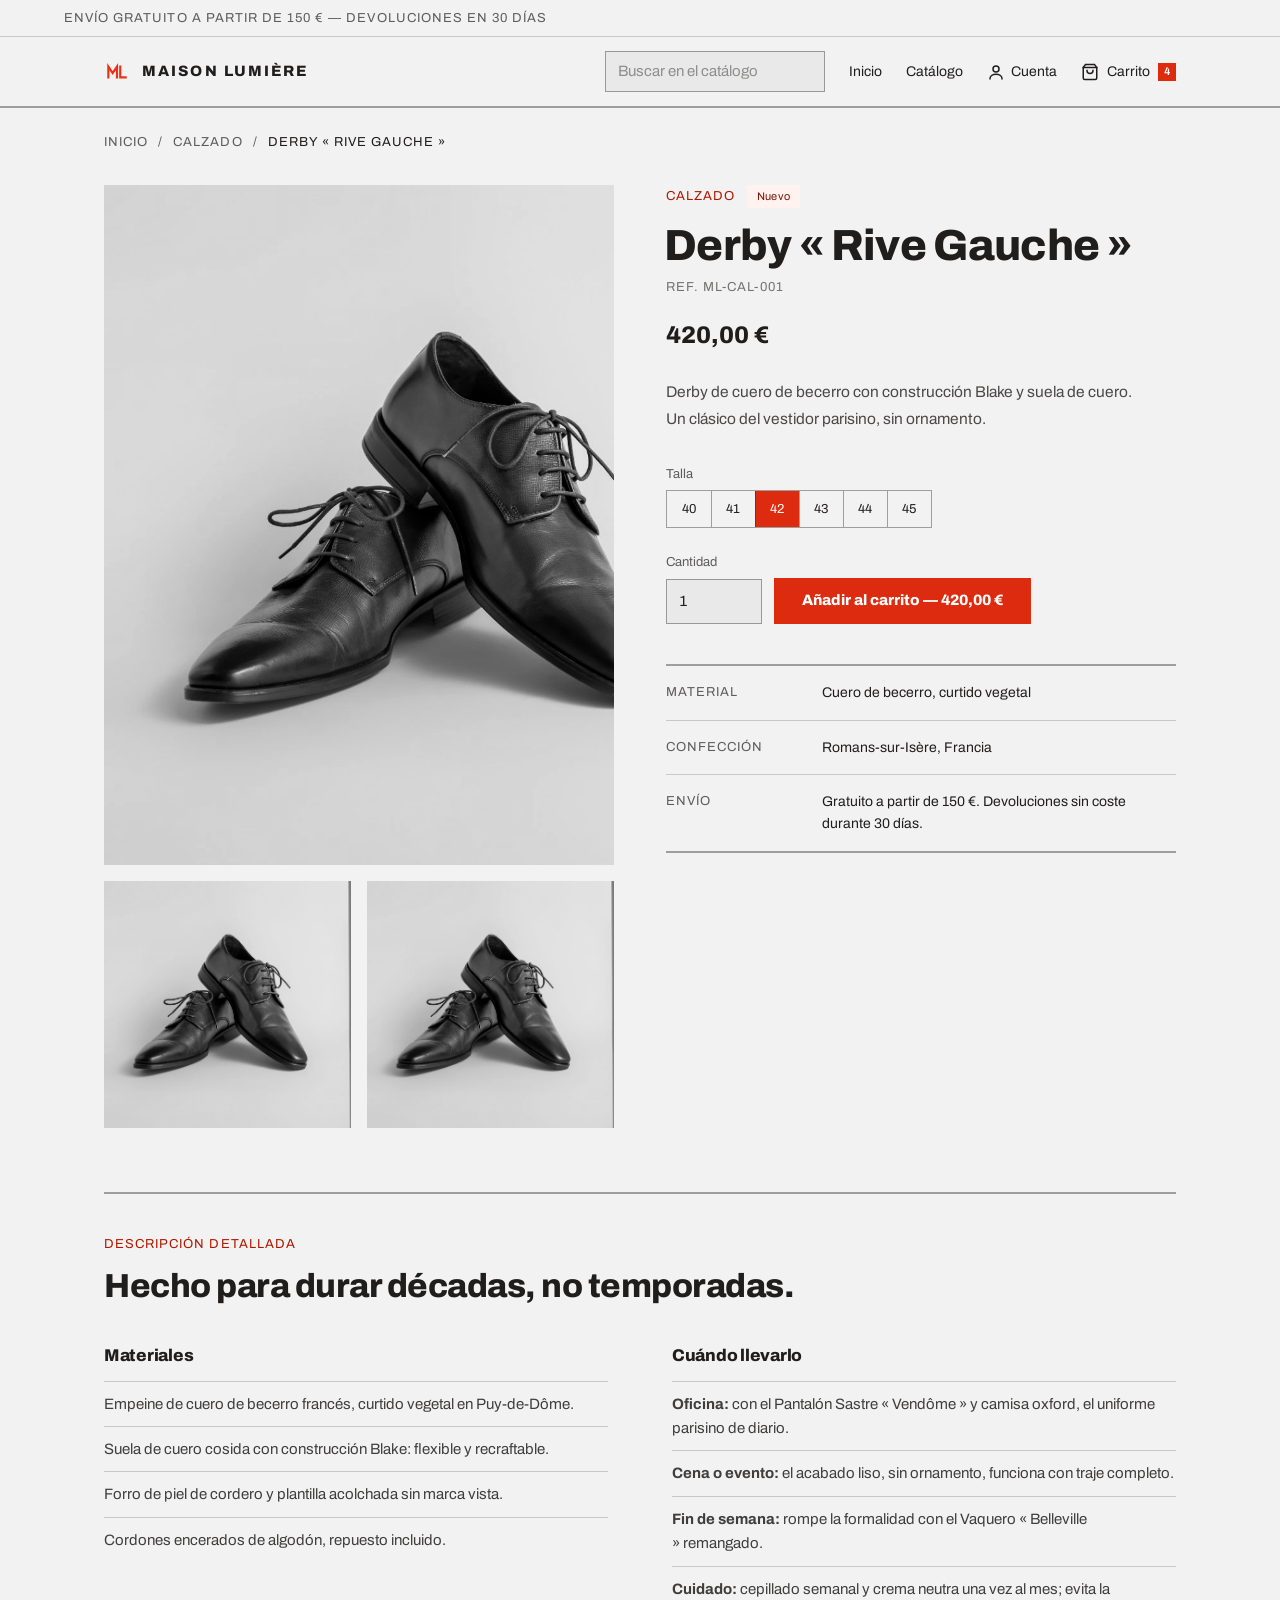
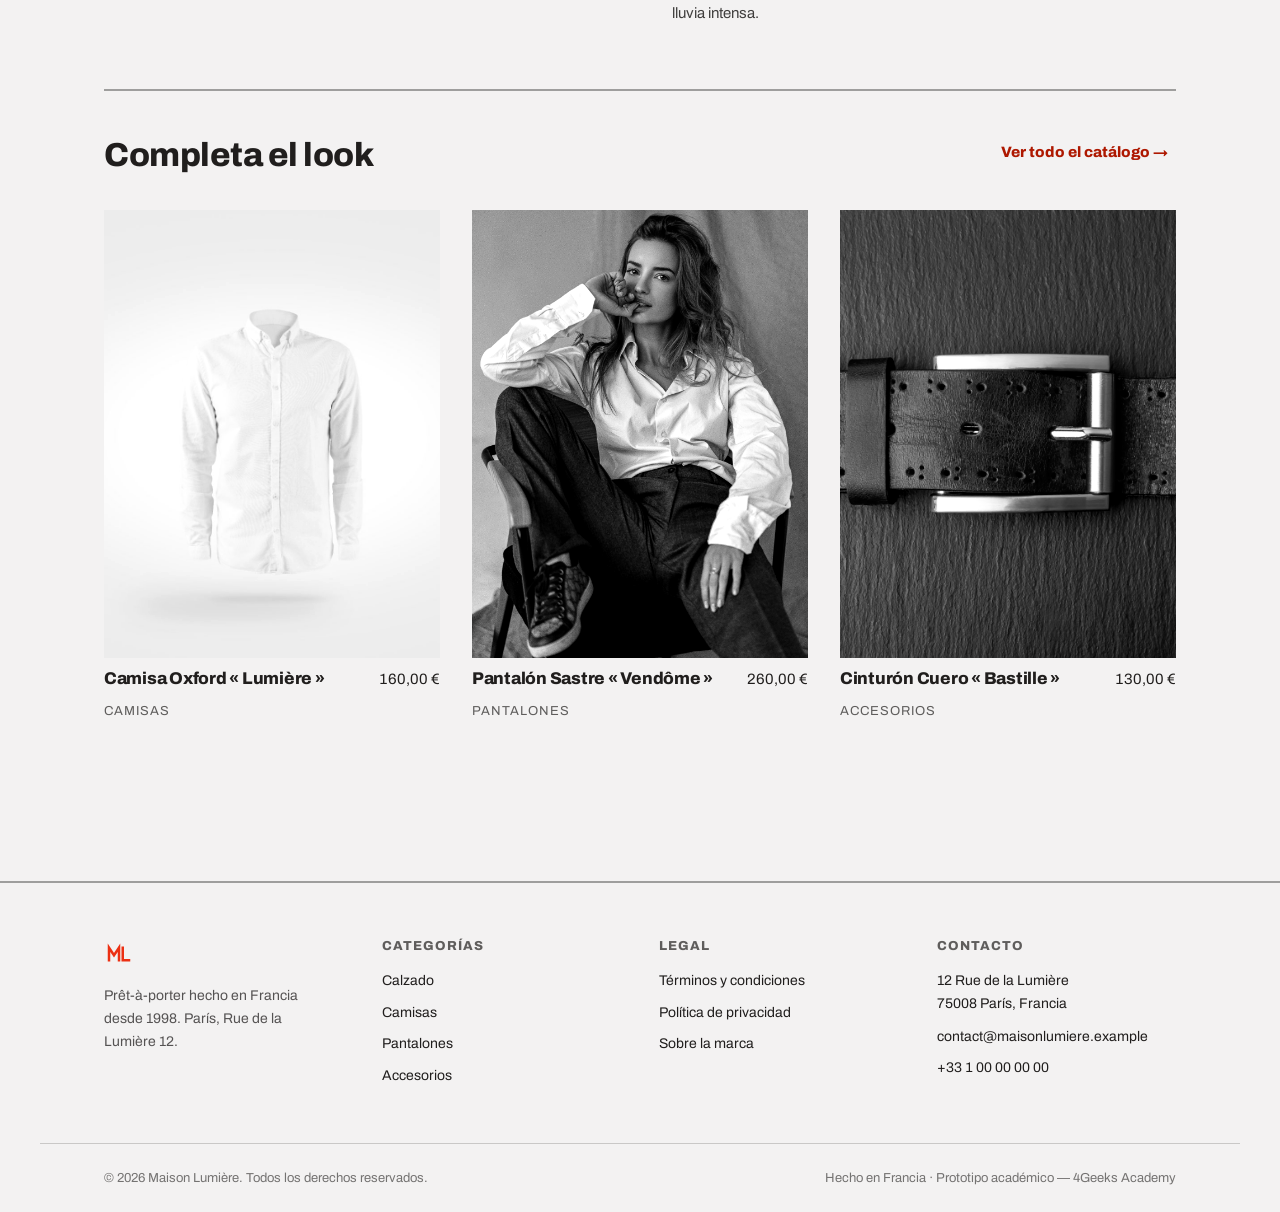
<file: producto.html>
<!doctype html>
<!-- ════════════════════════════════════════════════════════════════════
     VISTA 3 de 5: PRODUCTO (producto.html) · Maison Lumière
     ────────────────────────────────────────────────────────────────────
     ¿Qué es esta página?
     La ficha de un producto. En el prototipo se muestra un artículo
     de referencia (el Derby « Rive Gauche »); en la web real habría
     una ficha como esta por cada pieza del catálogo.

     Requisitos del encargo que cumple:
     · Disposición a dos columnas: foto a la izquierda (≈ mitad del
       ancho) e información principal a la derecha.
     · La columna de información incluye: nombre, código de referencia,
       talla, precio, selector de cantidad y botón "Añadir al carrito".
     · Debajo, una sección de descripción detallada con los materiales
       y los usos/escenarios recomendados.

     Detalle sin JavaScript: la talla y la cantidad viven dentro de un
     formulario cuyo botón de envío es "Añadir al carrito", que lleva a
     la vista carrito. En desarrollo real ese formulario haría el alta
     del artículo en el carrito del usuario.
     ════════════════════════════════════════════════════════════════════ -->
<html lang="es">
<head>
  <meta charset="utf-8">
  <meta name="viewport" content="width=device-width, initial-scale=1">

  <!-- SEO: título y descripción únicos, con nombre y precio del producto -->
  <title>Derby « Rive Gauche » — calzado de cuero, 420 € | Maison Lumière</title>
  <meta name="description" content="Derby de cuero de becerro con construcción Blake y suela de cuero, confeccionado en Romans-sur-Isère. Un clásico del vestidor parisino. Envío gratuito.">

  <link rel="icon" href="assets/img/logo.svg" type="image/svg+xml">
  <meta name="theme-color" content="#f3f2f2">

  <!-- SEO social (Open Graph de tipo producto) -->
  <meta property="og:type" content="product">
  <meta property="og:site_name" content="Maison Lumière">
  <meta property="og:title" content="Derby « Rive Gauche » | Maison Lumière">
  <meta property="og:description" content="Derby de cuero de becerro con construcción Blake. Confeccionado en Francia. 420 €.">
  <meta property="og:image" content="https://maisonlumiere.example/assets/photos/derby.jpg">
  <meta property="og:locale" content="es_ES">

  <!-- Tipografía Archivo + CSS compilado de Tailwind -->
  <link rel="preconnect" href="https://fonts.googleapis.com">
  <link rel="preconnect" href="https://fonts.gstatic.com" crossorigin>
  <link href="https://fonts.googleapis.com/css2?family=Archivo:wght@400;600;800&display=swap" rel="stylesheet">
  <link rel="stylesheet" href="css/styles.css">

  <!-- SEO: datos estructurados Schema.org del producto. Con esto,
       Google puede mostrar el precio y la disponibilidad directamente
       en los resultados de búsqueda (resultados enriquecidos). -->
  <script type="application/ld+json">
  {
    "@context": "https://schema.org",
    "@type": "Product",
    "name": "Derby « Rive Gauche »",
    "sku": "ML-CAL-001",
    "image": "https://maisonlumiere.example/assets/photos/derby.jpg",
    "description": "Derby de cuero de becerro con construcción Blake y suela de cuero. Un clásico del vestidor parisino, sin ornamento.",
    "material": "Cuero de becerro, curtido vegetal",
    "category": "Calzado",
    "brand": { "@type": "Brand", "name": "Maison Lumière" },
    "offers": {
      "@type": "Offer",
      "url": "https://maisonlumiere.example/producto.html?id=derby-rive-gauche",
      "priceCurrency": "EUR",
      "price": "420.00",
      "availability": "https://schema.org/InStock",
      "itemCondition": "https://schema.org/NewCondition"
    }
  }
  </script>

  <!-- SEO: la "miga de pan" también en formato Schema.org -->
  <script type="application/ld+json">
  {
    "@context": "https://schema.org",
    "@type": "BreadcrumbList",
    "itemListElement": [
      { "@type": "ListItem", "position": 1, "name": "Inicio", "item": "https://maisonlumiere.example/index.html" },
      { "@type": "ListItem", "position": 2, "name": "Calzado", "item": "https://maisonlumiere.example/catalogo.html?cat=calzado" },
      { "@type": "ListItem", "position": 3, "name": "Derby « Rive Gauche »" }
    ]
  }
  </script>
</head>

<body class="flex min-h-screen flex-col">

<!-- BEGIN navbar (canónico) -->

<!-- Enlace de accesibilidad: invisible salvo que se navegue con la
     tecla Tab; permite saltar directo al contenido principal -->
<a href="#contenido"
   class="sr-only focus:not-sr-only focus:absolute focus:left-2 focus:top-2 focus:z-50 focus:bg-tinta focus:px-4 focus:py-2 focus:text-crudo">
  Saltar al contenido
</a>

<!-- Barra de promoción: mensaje comercial fijo en todas las vistas -->
<p class="border-b border-tinta/20 bg-crudo px-[clamp(20px,5vw,72px)] py-2 text-[13px] uppercase tracking-[0.08em] text-tinta/70">
  Envío gratuito a partir de 150 € — devoluciones en 30 días
</p>

<header class="border-b-2 border-tinta/40 bg-crudo">
  <div class="contenedor flex items-center gap-6 py-3.5">

    <!-- Logo: monograma ML dibujado en SVG + nombre de la marca.
         mr-auto empuja el resto de la barra hacia la derecha -->
    <a href="index.html" class="mr-auto flex items-center gap-3" aria-label="Maison Lumière, ir al inicio">
      <svg width="26" height="26" viewBox="0 0 48 48" aria-hidden="true" fill="none"
           stroke="var(--color-acento)" stroke-width="4" stroke-linecap="square" stroke-linejoin="miter">
        <path d="M8 34 L8 14 L16 26 L24 14 L24 34"/>
        <path d="M30 14 L30 34 L40 34"/>
      </svg>
      <span class="text-[15px] font-extrabold uppercase tracking-[0.14em]">Maison Lumière</span>
    </a>

    <!-- Buscador (visible solo en escritorio; en móvil va dentro del menú) -->
    <form role="search" action="catalogo.html" method="get" class="hidden lg:block">
      <label for="buscador" class="sr-only">Buscar productos</label>
      <input id="buscador" name="q" type="search" placeholder="Buscar en el catálogo" class="campo w-[220px] py-2">
    </form>

    <!-- Navegación principal + menú de cuenta (escritorio) -->
    <nav aria-label="Principal" class="hidden items-center gap-6 text-[14px] lg:flex">
      <a data-nav="inicio" href="index.html" class="hover:text-acento">Inicio</a>
      <a data-nav="catalogo" href="catalogo.html" class="hover:text-acento">Catálogo</a>
      <a href="#" class="flex items-center gap-1.5 hover:text-acento" title="Tu cuenta (maqueta sin funcionalidad)">
        <svg width="18" height="18" viewBox="0 0 24 24" fill="none" stroke="currentColor" stroke-width="2"
             stroke-linecap="square" aria-hidden="true">
          <circle cx="12" cy="8" r="4"/><path d="M4 21c0-4 4-6 8-6s8 2 8 6"/>
        </svg>
        Cuenta
      </a>
    </nav>

    <!-- Carrito: visible SIEMPRE (móvil y escritorio), con contador
         de artículos. El "4" es el estado de ejemplo del prototipo:
         coincide con las unidades de la vista carrito.html -->
    <a data-nav="carrito" href="carrito.html" class="flex items-center gap-2 text-[14px] hover:text-acento"
       aria-label="Carrito, 4 artículos">
      <svg width="18" height="18" viewBox="0 0 24 24" fill="none" stroke="currentColor" stroke-width="2"
           stroke-linecap="square" stroke-linejoin="miter" aria-hidden="true">
        <path d="M6 2 3 6v14a2 2 0 0 0 2 2h14a2 2 0 0 0 2-2V6l-3-4Z"/>
        <path d="M3 6h18"/>
        <path d="M16 10a4 4 0 0 1-8 0"/>
      </svg>
      <span class="hidden sm:inline">Carrito</span>
      <span aria-hidden="true"
            class="inline-flex h-[18px] min-w-[18px] items-center justify-center bg-acento-fuerte px-1 text-[11px] font-semibold tabular-nums text-white">4</span>
    </a>

    <!-- Menú móvil: <details> abre y cierra el panel sin JavaScript -->
    <details class="relative lg:hidden">
      <summary class="cursor-pointer p-2" aria-label="Abrir menú de navegación">
        <svg width="24" height="24" viewBox="0 0 24 24" fill="none" stroke="currentColor" stroke-width="2"
             stroke-linecap="square" aria-hidden="true">
          <path d="M4 6h16M4 12h16M4 18h16"/>
        </svg>
      </summary>
      <div class="absolute right-0 z-40 mt-3 w-64 border-2 border-tinta/40 bg-crudo p-5 shadow-lg">
        <form role="search" action="catalogo.html" method="get" class="mb-4">
          <label for="buscador-movil" class="sr-only">Buscar productos</label>
          <input id="buscador-movil" name="q" type="search" placeholder="Buscar…" class="campo py-2">
        </form>
        <nav aria-label="Principal (móvil)" class="flex flex-col gap-4 text-[14px]">
          <a data-nav="inicio" href="index.html" class="hover:text-acento">Inicio</a>
          <a data-nav="catalogo" href="catalogo.html" class="hover:text-acento">Catálogo</a>
          <a data-nav="carrito" href="carrito.html" class="hover:text-acento">Carrito</a>
          <a href="#" class="hover:text-acento">Cuenta</a>
        </nav>
      </div>
    </details>
  </div>
</header>
<!-- END navbar (canónico) -->

  <main id="contenido" class="flex-1">
    <div class="contenedor">

      <!-- ════════════════ MIGA DE PAN ════════════════
           Sitúa al cliente: Inicio / Categoría / Producto actual.
           Además de orientar, es una señal clásica de buen SEO. -->
      <nav aria-label="Miga de pan" class="flex flex-wrap gap-2.5 py-6 text-[13px] uppercase tracking-[0.08em] text-tinta/70">
        <a href="index.html" class="hover:text-acento">Inicio</a>
        <span aria-hidden="true">/</span>
        <a href="catalogo.html?cat=calzado" class="hover:text-acento">Calzado</a>
        <span aria-hidden="true">/</span>
        <span class="text-tinta" aria-current="page">Derby « Rive Gauche »</span>
      </nav>

      <!-- ════════════════ FICHA A DOS COLUMNAS (requisito) ════════════════
           En escritorio: fotos a la izquierda (≈50 %) e información a la
           derecha. En móvil, las columnas se apilan una sobre otra. -->
      <section class="grid gap-x-[clamp(32px,4vw,72px)] gap-y-12 pb-16 pt-2 md:grid-cols-2">

        <!-- COLUMNA IZQUIERDA: la foto principal y dos detalles.
             Los "detalles" reutilizan la misma foto con encuadres
             distintos (object-position), práctica habitual en maquetas -->
        <div class="flex flex-col gap-4">
          <figure class="bg-superficie">
            <img src="assets/photos/derby.jpg" alt="Derby « Rive Gauche » de cuero, vista lateral del par" width="800" height="1067"
                 fetchpriority="high" decoding="async" class="foto-bn aspect-[3/4] object-left">
          </figure>
          <div class="grid grid-cols-2 gap-4">
            <figure class="bg-superficie">
              <img src="assets/photos/derby.jpg" alt="Detalle del empeine y los cordones del derby" width="600" height="600"
                   loading="lazy" decoding="async" class="foto-bn aspect-square object-left-top">
            </figure>
            <figure class="bg-superficie">
              <img src="assets/photos/derby.jpg" alt="Detalle de la suela de cuero cosida" width="600" height="600"
                   loading="lazy" decoding="async" class="foto-bn aspect-square object-left-bottom">
            </figure>
          </div>
        </div>

        <!-- COLUMNA DERECHA: la información principal (requisito) -->
        <div>
          <!-- Categoría + etiqueta de novedad -->
          <div class="mb-3.5 flex items-center gap-3">
            <span class="text-[13px] uppercase tracking-[0.08em] text-acento-oscuro">Calzado</span>
            <span class="etiqueta etiqueta-roja">Nuevo</span>
          </div>

          <!-- Nombre del producto -->
          <h1 class="ml-[-0.04em] text-[clamp(30px,3.4vw,46px)] leading-[1.08] tracking-[-0.015em]">Derby « Rive Gauche »</h1>

          <!-- Código o referencia del artículo (requisito) -->
          <p class="mt-2 text-[13px] uppercase tracking-[0.08em] text-tinta/60">Ref. ML-CAL-001</p>

          <!-- Precio -->
          <p class="mt-5 text-[24px] font-extrabold tabular-nums">420,00 €</p>

          <!-- Resumen del producto -->
          <p class="mt-6 max-w-[52ch] text-[15.5px] leading-[1.75] text-tinta/80">
            Derby de cuero de becerro con construcción Blake y suela de cuero.
            Un clásico del vestidor parisino, sin ornamento.
          </p>

          <!-- Formulario de compra: talla + cantidad + añadir al carrito.
               Sin JavaScript: el botón envía a la vista carrito. -->
          <form action="carrito.html" method="get" class="mt-8">

            <!-- Selector de talla (requisito). Radios ocultos: la talla
                 elegida se resalta en rojo solo con CSS -->
            <span class="etiqueta-campo" id="talla-titulo">Talla</span>
            <div class="segmento" role="radiogroup" aria-labelledby="talla-titulo">
              <label class="segmento-opcion min-w-11"><input type="radio" name="talla" value="40">40</label>
              <label class="segmento-opcion min-w-11"><input type="radio" name="talla" value="41">41</label>
              <label class="segmento-opcion min-w-11"><input type="radio" name="talla" value="42" checked>42</label>
              <label class="segmento-opcion min-w-11"><input type="radio" name="talla" value="43">43</label>
              <label class="segmento-opcion min-w-11"><input type="radio" name="talla" value="44">44</label>
              <label class="segmento-opcion min-w-11"><input type="radio" name="talla" value="45">45</label>
            </div>

            <!-- Cantidad (requisito) + botón de añadir (requisito) -->
            <div class="mt-6 flex flex-wrap items-end gap-3">
              <div>
                <label class="etiqueta-campo" for="cantidad">Cantidad</label>
                <input id="cantidad" name="cantidad" type="number" value="1" min="1" max="9"
                       class="campo w-24 tabular-nums">
              </div>
              <button type="submit" class="btn btn-primario h-[46px] px-7">Añadir al carrito — 420,00 €</button>
            </div>
          </form>

          <!-- Datos rápidos: material, confección y envío -->
          <div class="mt-10">
            <div class="grid grid-cols-[120px_1fr] gap-4 border-t-2 border-tinta/40 py-4 sm:grid-cols-[140px_1fr]">
              <p class="text-[13px] uppercase tracking-[0.08em] text-tinta/70">Material</p>
              <p class="text-[14px]">Cuero de becerro, curtido vegetal</p>
            </div>
            <div class="grid grid-cols-[120px_1fr] gap-4 border-t border-tinta/20 py-4 sm:grid-cols-[140px_1fr]">
              <p class="text-[13px] uppercase tracking-[0.08em] text-tinta/70">Confección</p>
              <p class="text-[14px]">Romans-sur-Isère, Francia</p>
            </div>
            <div class="grid grid-cols-[120px_1fr] gap-4 border-y border-tinta/20 border-b-2 border-b-tinta/40 py-4 sm:grid-cols-[140px_1fr]">
              <p class="text-[13px] uppercase tracking-[0.08em] text-tinta/70">Envío</p>
              <p class="text-[14px]">Gratuito a partir de 150 €. Devoluciones sin coste durante 30 días.</p>
            </div>
          </div>
        </div>
      </section>

      <!-- ════════════════ DESCRIPCIÓN DETALLADA (requisito) ════════════════
           Debajo de la ficha: los materiales al completo y los usos o
           escenarios recomendados para llevar la pieza. -->
      <section aria-labelledby="descripcion-titulo" class="border-t-2 border-tinta/40 pb-16 pt-10">
        <span class="etiqueta-seccion mb-3.5">Descripción detallada</span>
        <h2 id="descripcion-titulo" class="mb-10 text-[clamp(24px,2.6vw,34px)]">Hecho para durar décadas, no temporadas.</h2>

        <div class="grid gap-x-[clamp(32px,5vw,96px)] gap-y-10 md:grid-cols-2">
          <!-- Bloque 1: materiales -->
          <div>
            <h3 class="text-[17px]">Materiales</h3>
            <ul class="mt-4 flex flex-col gap-2.5 text-[15px] leading-relaxed text-tinta/85">
              <li class="border-t border-tinta/20 pt-2.5">Empeine de cuero de becerro francés, curtido vegetal en Puy-de-Dôme.</li>
              <li class="border-t border-tinta/20 pt-2.5">Suela de cuero cosida con construcción Blake: flexible y recraftable.</li>
              <li class="border-t border-tinta/20 pt-2.5">Forro de piel de cordero y plantilla acolchada sin marca vista.</li>
              <li class="border-t border-tinta/20 pt-2.5">Cordones encerados de algodón, repuesto incluido.</li>
            </ul>
          </div>
          <!-- Bloque 2: cuándo llevarlo (usos y escenarios) -->
          <div>
            <h3 class="text-[17px]">Cuándo llevarlo</h3>
            <ul class="mt-4 flex flex-col gap-2.5 text-[15px] leading-relaxed text-tinta/85">
              <li class="border-t border-tinta/20 pt-2.5"><strong>Oficina:</strong> con el Pantalón Sastre « Vendôme » y camisa oxford, el uniforme parisino de diario.</li>
              <li class="border-t border-tinta/20 pt-2.5"><strong>Cena o evento:</strong> el acabado liso, sin ornamento, funciona con traje completo.</li>
              <li class="border-t border-tinta/20 pt-2.5"><strong>Fin de semana:</strong> rompe la formalidad con el Vaquero « Belleville » remangado.</li>
              <li class="border-t border-tinta/20 pt-2.5"><strong>Cuidado:</strong> cepillado semanal y crema neutra una vez al mes; evita la lluvia intensa.</li>
            </ul>
          </div>
        </div>
      </section>

      <!-- ════════════════ COMPLETA EL LOOK ════════════════
           Venta cruzada: tres piezas que combinan con el derby.
           Mismo formato de tarjeta que en el catálogo. -->
      <section aria-labelledby="look-titulo" class="border-t-2 border-tinta/40 pb-20 pt-10">
        <div class="mb-9 flex flex-wrap items-end justify-between gap-4">
          <h2 id="look-titulo" class="text-[clamp(24px,2.6vw,34px)]">Completa el look</h2>
          <a href="catalogo.html" class="btn btn-fantasma">Ver todo el catálogo →</a>
        </div>
        <ul class="grid grid-cols-2 gap-x-[clamp(20px,2.5vw,32px)] gap-y-10 md:grid-cols-3">
          <li>
            <article class="group">
              <a href="producto.html?id=oxford-lumiere" class="flex flex-col gap-2.5">
                <div class="overflow-hidden bg-superficie">
                  <img src="assets/photos/oxford.jpg" alt="Camisa Oxford « Lumière » de algodón" width="600" height="800"
                       loading="lazy" decoding="async" class="foto-bn aspect-[3/4] transition-transform duration-500 group-hover:scale-[1.03]">
                </div>
                <div class="flex items-baseline justify-between gap-3">
                  <h3 class="text-[17px] leading-tight group-hover:text-acento">Camisa Oxford « Lumière »</h3>
                  <p class="whitespace-nowrap text-[15px] tabular-nums">160,00 €</p>
                </div>
                <p class="text-[13px] uppercase tracking-[0.08em] text-tinta/70">Camisas</p>
              </a>
            </article>
          </li>
          <li>
            <article class="group">
              <a href="producto.html?id=sastre-vendome" class="flex flex-col gap-2.5">
                <div class="overflow-hidden bg-superficie">
                  <img src="assets/photos/vendome.jpg" alt="Pantalón Sastre « Vendôme » de lana fría" width="600" height="800"
                       loading="lazy" decoding="async" class="foto-bn aspect-[3/4] transition-transform duration-500 group-hover:scale-[1.03]">
                </div>
                <div class="flex items-baseline justify-between gap-3">
                  <h3 class="text-[17px] leading-tight group-hover:text-acento">Pantalón Sastre « Vendôme »</h3>
                  <p class="whitespace-nowrap text-[15px] tabular-nums">260,00 €</p>
                </div>
                <p class="text-[13px] uppercase tracking-[0.08em] text-tinta/70">Pantalones</p>
              </a>
            </article>
          </li>
          <li>
            <article class="group">
              <a href="producto.html?id=cinturon-bastille" class="flex flex-col gap-2.5">
                <div class="overflow-hidden bg-superficie">
                  <img src="assets/photos/cinturon.jpg" alt="Cinturón Cuero « Bastille » con hebilla de latón" width="600" height="800"
                       loading="lazy" decoding="async" class="foto-bn aspect-[3/4] transition-transform duration-500 group-hover:scale-[1.03]">
                </div>
                <div class="flex items-baseline justify-between gap-3">
                  <h3 class="text-[17px] leading-tight group-hover:text-acento">Cinturón Cuero « Bastille »</h3>
                  <p class="whitespace-nowrap text-[15px] tabular-nums">130,00 €</p>
                </div>
                <p class="text-[13px] uppercase tracking-[0.08em] text-tinta/70">Accesorios</p>
              </a>
            </article>
          </li>
        </ul>
      </section>
    </div>
  </main>

<!-- BEGIN footer (canónico) -->
<footer class="mt-20 border-t-2 border-tinta/40 bg-crudo">
  <div class="contenedor grid grid-cols-1 gap-x-[clamp(24px,3vw,48px)] gap-y-10 py-14 sm:grid-cols-2 lg:grid-cols-4">

    <!-- Columna 1: la marca -->
    <div>
      <svg width="30" height="30" viewBox="0 0 48 48" aria-hidden="true" fill="none"
           stroke="var(--color-acento)" stroke-width="4" stroke-linecap="square" stroke-linejoin="miter">
        <path d="M8 34 L8 14 L16 26 L24 14 L24 34"/>
        <path d="M30 14 L30 34 L40 34"/>
      </svg>
      <p class="mt-4 max-w-[26ch] text-[14px] leading-relaxed text-tinta/75">
        Prêt-à-porter hecho en Francia desde 1998. París, Rue de la Lumière 12.
      </p>
    </div>

    <!-- Columna 2: categorías de la tienda (los enlaces llevan a la
         vista catálogo; ?cat= indica la categoría preseleccionada) -->
    <nav aria-label="Categorías" class="flex flex-col gap-2.5">
      <h2 class="mb-1.5 text-[13px] font-extrabold uppercase tracking-[0.08em] text-tinta/70">Categorías</h2>
      <a href="catalogo.html?cat=calzado" class="text-[14px] hover:text-acento">Calzado</a>
      <a href="catalogo.html?cat=camisas" class="text-[14px] hover:text-acento">Camisas</a>
      <a href="catalogo.html?cat=pantalones" class="text-[14px] hover:text-acento">Pantalones</a>
      <a href="catalogo.html?cat=accesorios" class="text-[14px] hover:text-acento">Accesorios</a>
    </nav>

    <!-- Columna 3: enlaces legales (en el prototipo apuntan a "#"
         porque esas páginas aún no forman parte del encargo) -->
    <nav aria-label="Legal" class="flex flex-col gap-2.5">
      <h2 class="mb-1.5 text-[13px] font-extrabold uppercase tracking-[0.08em] text-tinta/70">Legal</h2>
      <a href="#" class="text-[14px] hover:text-acento">Términos y condiciones</a>
      <a href="#" class="text-[14px] hover:text-acento">Política de privacidad</a>
      <a href="#" class="text-[14px] hover:text-acento">Sobre la marca</a>
    </nav>

    <!-- Columna 4: contacto. <address> es la etiqueta HTML pensada
         justo para esto (datos de contacto), buena señal para el SEO -->
    <div class="flex flex-col gap-2.5">
      <h2 class="mb-1.5 text-[13px] font-extrabold uppercase tracking-[0.08em] text-tinta/70">Contacto</h2>
      <address class="flex flex-col gap-2.5 not-italic">
        <p class="text-[14px] leading-relaxed">12 Rue de la Lumière<br>75008 París, Francia</p>
        <a href="mailto:contact@maisonlumiere.example" class="text-[14px] hover:text-acento">contact@maisonlumiere.example</a>
        <a href="tel:+33100000000" class="text-[14px] tabular-nums hover:text-acento">+33 1 00 00 00 00</a>
      </address>
    </div>
  </div>

  <!-- Línea final con el copyright -->
  <div class="contenedor flex flex-col gap-2 border-t border-tinta/20 py-6 text-[13px] text-tinta/60 sm:flex-row sm:justify-between">
    <p>© 2026 Maison Lumière. Todos los derechos reservados.</p>
    <p>Hecho en Francia · Prototipo académico — 4Geeks Academy</p>
  </div>
</footer>

<!-- Datos estructurados Schema.org (SEO): describen la empresa en un
     formato que los buscadores leen directamente. No se ve en pantalla. -->
<script type="application/ld+json">
{
  "@context": "https://schema.org",
  "@type": "Organization",
  "name": "Maison Lumière",
  "url": "https://maisonlumiere.example/",
  "logo": "https://maisonlumiere.example/assets/img/logo.svg",
  "description": "Marca francesa de moda: prêt-à-porter, calzado y accesorios confeccionados en Francia desde 1998.",
  "address": {
    "@type": "PostalAddress",
    "streetAddress": "12 Rue de la Lumière",
    "postalCode": "75008",
    "addressLocality": "París",
    "addressCountry": "FR"
  },
  "contactPoint": {
    "@type": "ContactPoint",
    "telephone": "+33-1-00-00-00-00",
    "contactType": "customer service",
    "email": "contact@maisonlumiere.example"
  }
}
</script>
<!-- END footer (canónico) -->

</body>
</html>
</file>
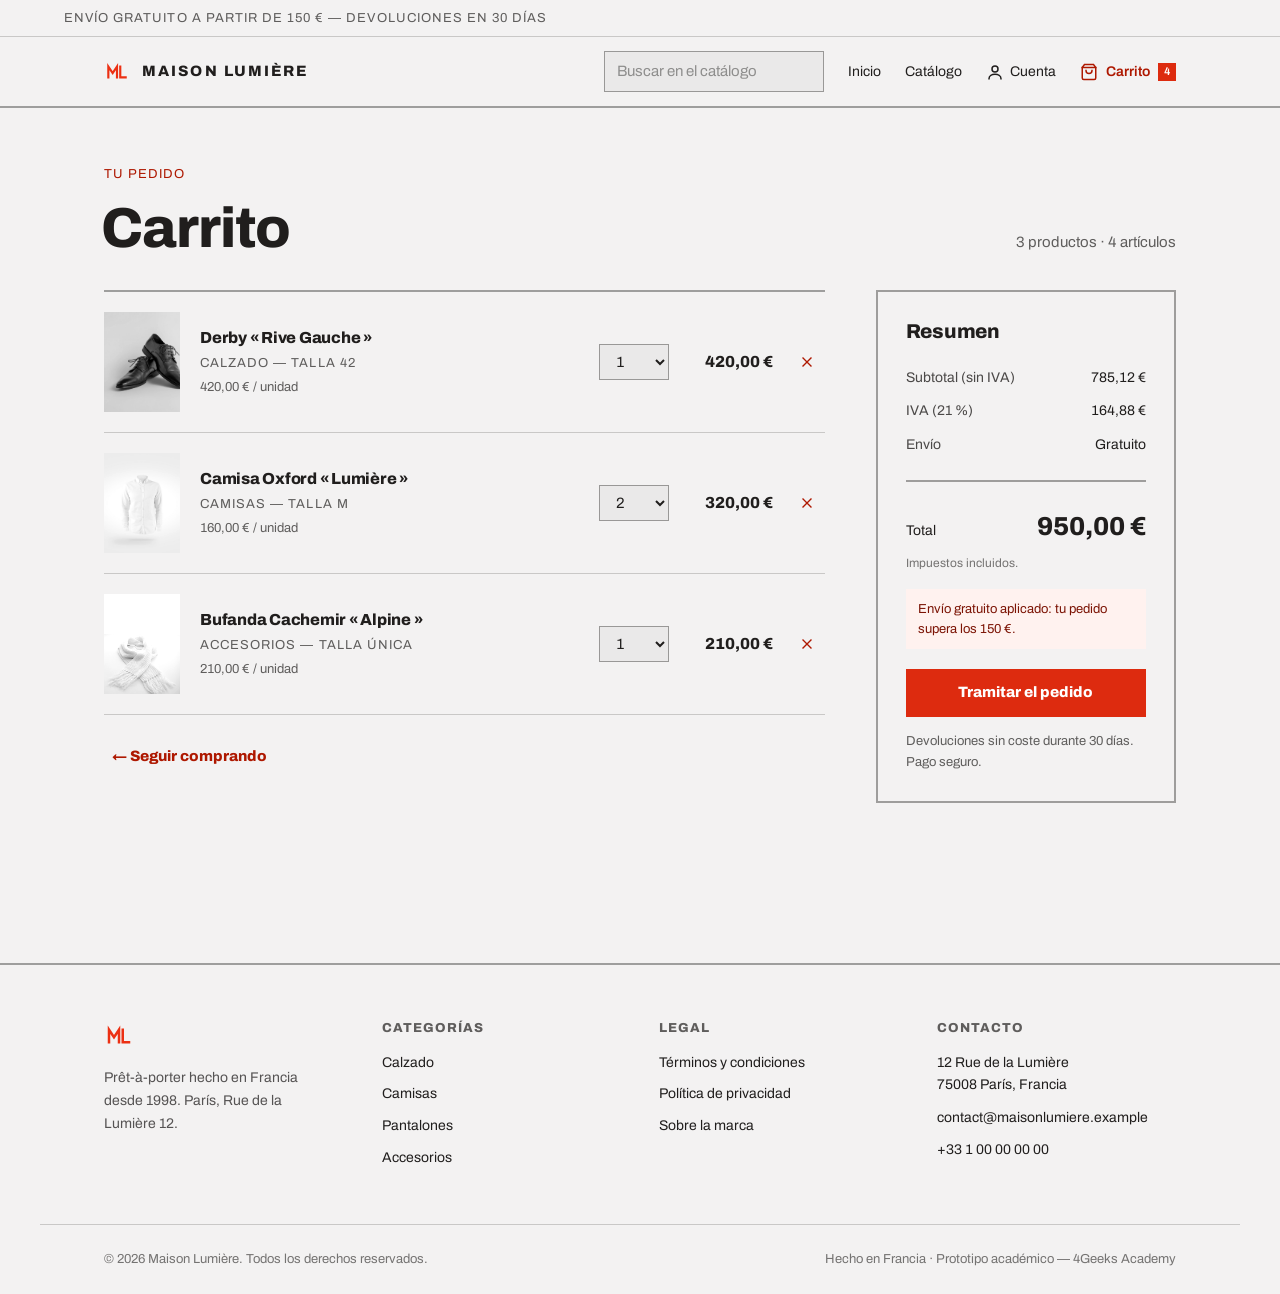
<file: maison-lumiere-final/carrito.html>
<!doctype html>
<!-- ════════════════════════════════════════════════════════════════════
     VISTA 4 de 5: CARRITO (carrito.html) · Maison Lumière
     ────────────────────────────────────────────────────────────────────
     ¿Qué es esta página?
     El carrito de la compra a página completa (no un panel lateral),
     tal y como pide el encargo. Muestra el estado de ejemplo del
     prototipo: 3 productos añadidos (4 artículos en total, porque la
     camisa va dos veces).

     Requisitos del encargo que cumple:
     · Vista completa del carrito con la navbar y el footer de siempre.
     · Cada producto añadido muestra: miniatura, precio unitario,
       cantidad y total por producto.
     · Caja de resumen con: subtotal, impuestos (IVA), total y el
       botón de compra, que lleva al checkout.

     Las cuentas del resumen (hechas a mano para el prototipo):
       Derby « Rive Gauche »   420,00 € × 1 = 420,00 €
       Camisa Oxford « Lumière » 160,00 € × 2 = 320,00 €
       Bufanda Cachemir « Alpine » 210,00 € × 1 = 210,00 €
       ─────────────────────────────────────────────────
       Total con IVA ........................ 950,00 €
       Base imponible (950 ÷ 1,21) .......... 785,12 €
       IVA 21 % ............................. 164,88 €
       Envío ................. gratuito (pedido > 150 €)

     SEO: esta vista lleva "noindex" porque un carrito es una página
     privada del usuario; los buscadores no deben indexarla. Eso
     TAMBIÉN es buena práctica SEO.
     ════════════════════════════════════════════════════════════════════ -->
<html lang="es">
<head>
  <meta charset="utf-8">
  <meta name="viewport" content="width=device-width, initial-scale=1">

  <title>Tu carrito (3 productos) | Maison Lumière</title>
  <meta name="description" content="Revisa los productos de tu carrito en Maison Lumière y tramita tu pedido.">
  <!-- Página privada del usuario: se pide a los buscadores NO indexarla -->
  <meta name="robots" content="noindex, nofollow">

  <link rel="icon" href="assets/img/logo.svg" type="image/svg+xml">
  <meta name="theme-color" content="#f3f2f2">

  <!-- Tipografía Archivo + CSS compilado de Tailwind -->
  <link rel="preconnect" href="https://fonts.googleapis.com">
  <link rel="preconnect" href="https://fonts.gstatic.com" crossorigin>
  <link href="https://fonts.googleapis.com/css2?family=Archivo:wght@400;600;800&display=swap" rel="stylesheet">
  <link rel="stylesheet" href="css/styles.css">
</head>

<body class="flex min-h-screen flex-col">

<!-- BEGIN navbar (canónico) -->

<!-- Enlace de accesibilidad: invisible salvo que se navegue con la
     tecla Tab; permite saltar directo al contenido principal -->
<a href="#contenido"
   class="sr-only focus:not-sr-only focus:absolute focus:left-2 focus:top-2 focus:z-50 focus:bg-tinta focus:px-4 focus:py-2 focus:text-crudo">
  Saltar al contenido
</a>

<!-- Barra de promoción: mensaje comercial fijo en todas las vistas -->
<p class="border-b border-tinta/20 bg-crudo px-[clamp(20px,5vw,72px)] py-2 text-[13px] uppercase tracking-[0.08em] text-tinta/70">
  Envío gratuito a partir de 150 € — devoluciones en 30 días
</p>

<header class="border-b-2 border-tinta/40 bg-crudo">
  <div class="contenedor flex items-center gap-6 py-3.5">

    <!-- Logo: monograma ML dibujado en SVG + nombre de la marca.
         mr-auto empuja el resto de la barra hacia la derecha -->
    <a href="index.html" class="mr-auto flex items-center gap-3" aria-label="Maison Lumière, ir al inicio">
      <svg width="26" height="26" viewBox="0 0 48 48" aria-hidden="true" fill="none"
           stroke="var(--color-acento)" stroke-width="4" stroke-linecap="square" stroke-linejoin="miter">
        <path d="M8 34 L8 14 L16 26 L24 14 L24 34"/>
        <path d="M30 14 L30 34 L40 34"/>
      </svg>
      <span class="text-[15px] font-extrabold uppercase tracking-[0.14em]">Maison Lumière</span>
    </a>

    <!-- Buscador (visible solo en escritorio; en móvil va dentro del menú) -->
    <form role="search" action="catalogo.html" method="get" class="hidden lg:block">
      <label for="buscador" class="sr-only">Buscar productos</label>
      <input id="buscador" name="q" type="search" placeholder="Buscar en el catálogo" class="campo w-[220px] py-2">
    </form>

    <!-- Navegación principal + menú de cuenta (escritorio) -->
    <nav aria-label="Principal" class="hidden items-center gap-6 text-[14px] lg:flex">
      <a data-nav="inicio" href="index.html" class="hover:text-acento">Inicio</a>
      <a data-nav="catalogo" href="catalogo.html" class="hover:text-acento">Catálogo</a>
      <a href="#" class="flex items-center gap-1.5 hover:text-acento" title="Tu cuenta (maqueta sin funcionalidad)">
        <svg width="18" height="18" viewBox="0 0 24 24" fill="none" stroke="currentColor" stroke-width="2"
             stroke-linecap="square" aria-hidden="true">
          <circle cx="12" cy="8" r="4"/><path d="M4 21c0-4 4-6 8-6s8 2 8 6"/>
        </svg>
        Cuenta
      </a>
    </nav>

    <!-- Carrito: visible SIEMPRE (móvil y escritorio), con contador
         de artículos. El "4" es el estado de ejemplo del prototipo:
         coincide con las unidades de la vista carrito.html -->
    <a data-nav="carrito" aria-current="page" href="carrito.html" class="flex items-center gap-2 text-[14px] hover:text-acento"
       aria-label="Carrito, 4 artículos">
      <svg width="18" height="18" viewBox="0 0 24 24" fill="none" stroke="currentColor" stroke-width="2"
           stroke-linecap="square" stroke-linejoin="miter" aria-hidden="true">
        <path d="M6 2 3 6v14a2 2 0 0 0 2 2h14a2 2 0 0 0 2-2V6l-3-4Z"/>
        <path d="M3 6h18"/>
        <path d="M16 10a4 4 0 0 1-8 0"/>
      </svg>
      <span class="hidden sm:inline">Carrito</span>
      <span aria-hidden="true"
            class="inline-flex h-[18px] min-w-[18px] items-center justify-center bg-acento-fuerte px-1 text-[11px] font-semibold tabular-nums text-white">4</span>
    </a>

    <!-- Menú móvil: <details> abre y cierra el panel sin JavaScript -->
    <details class="relative lg:hidden">
      <summary class="cursor-pointer p-2" aria-label="Abrir menú de navegación">
        <svg width="24" height="24" viewBox="0 0 24 24" fill="none" stroke="currentColor" stroke-width="2"
             stroke-linecap="square" aria-hidden="true">
          <path d="M4 6h16M4 12h16M4 18h16"/>
        </svg>
      </summary>
      <div class="absolute right-0 z-40 mt-3 w-64 border-2 border-tinta/40 bg-crudo p-5 shadow-lg">
        <form role="search" action="catalogo.html" method="get" class="mb-4">
          <label for="buscador-movil" class="sr-only">Buscar productos</label>
          <input id="buscador-movil" name="q" type="search" placeholder="Buscar…" class="campo py-2">
        </form>
        <nav aria-label="Principal (móvil)" class="flex flex-col gap-4 text-[14px]">
          <a data-nav="inicio" href="index.html" class="hover:text-acento">Inicio</a>
          <a data-nav="catalogo" href="catalogo.html" class="hover:text-acento">Catálogo</a>
          <a data-nav="carrito" aria-current="page" href="carrito.html" class="hover:text-acento">Carrito</a>
          <a href="#" class="hover:text-acento">Cuenta</a>
        </nav>
      </div>
    </details>
  </div>
</header>
<!-- END navbar (canónico) -->

  <main id="contenido" class="flex-1">
    <div class="contenedor">

      <!-- ════════════════ CABECERA DEL CARRITO ════════════════ -->
      <section class="pb-8 pt-14">
        <span class="etiqueta-seccion mb-3.5">Tu pedido</span>
        <div class="flex flex-wrap items-baseline justify-between gap-4">
          <h1 class="ml-[-0.05em] text-[clamp(36px,4.4vw,64px)] leading-[1.06] tracking-[-0.02em]">Carrito</h1>
          <p class="text-[15px] tabular-nums text-tinta/70">3 productos · 4 artículos</p>
        </div>
      </section>

      <!-- ════════════════ LISTA + RESUMEN ════════════════
           Dos bloques que en escritorio van en paralelo: la lista de
           productos (izquierda) y la caja de resumen (derecha).
           En móvil se apilan. -->
      <section class="flex flex-wrap items-start gap-x-[clamp(32px,4vw,72px)] gap-y-12 pb-20">

        <!-- ── LISTA DE PRODUCTOS AÑADIDOS (requisito) ──
             Cada fila: miniatura, nombre, precio unitario, selector de
             cantidad y total de la línea (precio × cantidad). -->
        <ul class="min-w-0 flex-[999_1_460px] border-t-2 border-tinta/40">

          <!-- Producto 1 · Derby « Rive Gauche » · 420,00 € × 1 -->
          <li class="flex flex-wrap items-center gap-x-5 gap-y-4 border-b border-tinta/20 py-5">
            <a href="producto.html?id=derby-rive-gauche" class="shrink-0 bg-superficie" aria-label="Ver el Derby Rive Gauche">
              <img src="assets/photos/derby.jpg" alt="Miniatura del Derby « Rive Gauche »" width="76" height="100"
                   loading="lazy" decoding="async" class="foto-bn h-[100px] w-[76px] object-left">
            </a>
            <div class="flex min-w-[180px] flex-[1_1_200px] flex-col gap-1">
              <a href="producto.html?id=derby-rive-gauche" class="hover:text-acento">
                <h2 class="text-[16px] leading-snug">Derby « Rive Gauche »</h2>
              </a>
              <p class="text-[13px] uppercase tracking-[0.08em] text-tinta/70">Calzado — Talla 42</p>
              <p class="text-[13px] tabular-nums text-tinta/70">420,00 € / unidad</p>
            </div>
            <div class="ml-auto flex items-center gap-4">
              <!-- Cantidad: un desplegable nativo. En la web real,
                   cambiarlo recalcularía el pedido en el servidor -->
              <label class="sr-only" for="cantidad-derby">Cantidad de Derby Rive Gauche</label>
              <select id="cantidad-derby" class="campo w-[70px] py-2 tabular-nums">
                <option selected>1</option><option>2</option><option>3</option><option>4</option><option>5</option>
              </select>
              <p class="min-w-[88px] text-right text-[16px] font-extrabold tabular-nums">420,00 €</p>
              <!-- Quitar la línea del carrito (decorativo en la maqueta) -->
              <a href="#" class="btn btn-fantasma h-9 w-9 p-0" aria-label="Quitar el derby del carrito" title="Quitar del carrito">
                <svg width="16" height="16" viewBox="0 0 24 24" fill="none" stroke="currentColor" stroke-width="2"
                     stroke-linecap="square" aria-hidden="true"><path d="M18 6 6 18M6 6l12 12"/></svg>
              </a>
            </div>
          </li>

          <!-- Producto 2 · Camisa Oxford « Lumière » · 160,00 € × 2 -->
          <li class="flex flex-wrap items-center gap-x-5 gap-y-4 border-b border-tinta/20 py-5">
            <a href="producto.html?id=oxford-lumiere" class="shrink-0 bg-superficie" aria-label="Ver la Camisa Oxford Lumière">
              <img src="assets/photos/oxford.jpg" alt="Miniatura de la Camisa Oxford « Lumière »" width="76" height="100"
                   loading="lazy" decoding="async" class="foto-bn h-[100px] w-[76px]">
            </a>
            <div class="flex min-w-[180px] flex-[1_1_200px] flex-col gap-1">
              <a href="producto.html?id=oxford-lumiere" class="hover:text-acento">
                <h2 class="text-[16px] leading-snug">Camisa Oxford « Lumière »</h2>
              </a>
              <p class="text-[13px] uppercase tracking-[0.08em] text-tinta/70">Camisas — Talla M</p>
              <p class="text-[13px] tabular-nums text-tinta/70">160,00 € / unidad</p>
            </div>
            <div class="ml-auto flex items-center gap-4">
              <label class="sr-only" for="cantidad-oxford">Cantidad de Camisa Oxford Lumière</label>
              <select id="cantidad-oxford" class="campo w-[70px] py-2 tabular-nums">
                <option>1</option><option selected>2</option><option>3</option><option>4</option><option>5</option>
              </select>
              <!-- Total por producto: 160 € × 2 unidades -->
              <p class="min-w-[88px] text-right text-[16px] font-extrabold tabular-nums">320,00 €</p>
              <a href="#" class="btn btn-fantasma h-9 w-9 p-0" aria-label="Quitar la camisa del carrito" title="Quitar del carrito">
                <svg width="16" height="16" viewBox="0 0 24 24" fill="none" stroke="currentColor" stroke-width="2"
                     stroke-linecap="square" aria-hidden="true"><path d="M18 6 6 18M6 6l12 12"/></svg>
              </a>
            </div>
          </li>

          <!-- Producto 3 · Bufanda Cachemir « Alpine » · 210,00 € × 1 -->
          <li class="flex flex-wrap items-center gap-x-5 gap-y-4 border-b border-tinta/20 py-5">
            <a href="producto.html?id=bufanda-alpine" class="shrink-0 bg-superficie" aria-label="Ver la Bufanda Cachemir Alpine">
              <img src="assets/photos/alpine.jpg" alt="Miniatura de la Bufanda Cachemir « Alpine »" width="76" height="100"
                   loading="lazy" decoding="async" class="foto-bn h-[100px] w-[76px]">
            </a>
            <div class="flex min-w-[180px] flex-[1_1_200px] flex-col gap-1">
              <a href="producto.html?id=bufanda-alpine" class="hover:text-acento">
                <h2 class="text-[16px] leading-snug">Bufanda Cachemir « Alpine »</h2>
              </a>
              <p class="text-[13px] uppercase tracking-[0.08em] text-tinta/70">Accesorios — Talla única</p>
              <p class="text-[13px] tabular-nums text-tinta/70">210,00 € / unidad</p>
            </div>
            <div class="ml-auto flex items-center gap-4">
              <label class="sr-only" for="cantidad-bufanda">Cantidad de Bufanda Cachemir Alpine</label>
              <select id="cantidad-bufanda" class="campo w-[70px] py-2 tabular-nums">
                <option selected>1</option><option>2</option><option>3</option><option>4</option><option>5</option>
              </select>
              <p class="min-w-[88px] text-right text-[16px] font-extrabold tabular-nums">210,00 €</p>
              <a href="#" class="btn btn-fantasma h-9 w-9 p-0" aria-label="Quitar la bufanda del carrito" title="Quitar del carrito">
                <svg width="16" height="16" viewBox="0 0 24 24" fill="none" stroke="currentColor" stroke-width="2"
                     stroke-linecap="square" aria-hidden="true"><path d="M18 6 6 18M6 6l12 12"/></svg>
              </a>
            </div>
          </li>

          <!-- Volver al catálogo para seguir añadiendo piezas -->
          <li class="py-5">
            <a href="catalogo.html" class="btn btn-fantasma">← Seguir comprando</a>
          </li>
        </ul>

        <!-- ── CAJA RESUMEN DEL PEDIDO (requisito) ──
             Subtotal, IVA, envío, total y botón de compra.
             En escritorio queda "pegajosa" (sticky) al hacer scroll. -->
        <aside aria-label="Resumen del pedido" class="w-full max-w-[420px] flex-[1_1_300px] border-2 border-tinta/40 p-7 lg:sticky lg:top-6">
          <h2 class="text-[20px]">Resumen</h2>

          <dl>
            <!-- Base imponible: el precio sin impuestos -->
            <div class="mt-6 flex justify-between gap-4 text-[14px]">
              <dt class="text-tinta/80">Subtotal (sin IVA)</dt>
              <dd class="tabular-nums">785,12 €</dd>
            </div>
            <!-- El IVA español del 21 % sobre la base -->
            <div class="mt-3 flex justify-between gap-4 text-[14px]">
              <dt class="text-tinta/80">IVA (21 %)</dt>
              <dd class="tabular-nums">164,88 €</dd>
            </div>
            <!-- Envío: gratuito porque el pedido supera los 150 € -->
            <div class="mt-3 flex justify-between gap-4 text-[14px]">
              <dt class="text-tinta/80">Envío</dt>
              <dd>Gratuito</dd>
            </div>

            <hr class="separador my-6">

            <!-- El total, bien grande: es el dato clave de la caja -->
            <div class="flex items-baseline justify-between gap-4">
              <dt class="text-[14px]">Total</dt>
              <dd class="text-[26px] font-extrabold tabular-nums">950,00 €</dd>
            </div>
          </dl>
          <p class="mt-2 text-[12px] text-tinta/60">Impuestos incluidos.</p>

          <!-- Aviso positivo: ya tiene el envío gratuito -->
          <p class="mt-4 bg-acento-claro px-3 py-2.5 text-[13px] text-acento-noche">
            Envío gratuito aplicado: tu pedido supera los 150 €.
          </p>

          <!-- Botón de compra (requisito): lleva al checkout -->
          <a href="checkout.html" class="btn btn-primario mt-5 h-12 w-full">Tramitar el pedido</a>

          <p class="mt-3.5 text-[13px] leading-relaxed text-tinta/70">
            Devoluciones sin coste durante 30 días. Pago seguro.
          </p>
        </aside>
      </section>
    </div>
  </main>

<!-- BEGIN footer (canónico) -->
<footer class="mt-20 border-t-2 border-tinta/40 bg-crudo">
  <div class="contenedor grid grid-cols-1 gap-x-[clamp(24px,3vw,48px)] gap-y-10 py-14 sm:grid-cols-2 lg:grid-cols-4">

    <!-- Columna 1: la marca -->
    <div>
      <svg width="30" height="30" viewBox="0 0 48 48" aria-hidden="true" fill="none"
           stroke="var(--color-acento)" stroke-width="4" stroke-linecap="square" stroke-linejoin="miter">
        <path d="M8 34 L8 14 L16 26 L24 14 L24 34"/>
        <path d="M30 14 L30 34 L40 34"/>
      </svg>
      <p class="mt-4 max-w-[26ch] text-[14px] leading-relaxed text-tinta/75">
        Prêt-à-porter hecho en Francia desde 1998. París, Rue de la Lumière 12.
      </p>
    </div>

    <!-- Columna 2: categorías de la tienda (los enlaces llevan a la
         vista catálogo; ?cat= indica la categoría preseleccionada) -->
    <nav aria-label="Categorías" class="flex flex-col gap-2.5">
      <h2 class="mb-1.5 text-[13px] font-extrabold uppercase tracking-[0.08em] text-tinta/70">Categorías</h2>
      <a href="catalogo.html?cat=calzado" class="text-[14px] hover:text-acento">Calzado</a>
      <a href="catalogo.html?cat=camisas" class="text-[14px] hover:text-acento">Camisas</a>
      <a href="catalogo.html?cat=pantalones" class="text-[14px] hover:text-acento">Pantalones</a>
      <a href="catalogo.html?cat=accesorios" class="text-[14px] hover:text-acento">Accesorios</a>
    </nav>

    <!-- Columna 3: enlaces legales (en el prototipo apuntan a "#"
         porque esas páginas aún no forman parte del encargo) -->
    <nav aria-label="Legal" class="flex flex-col gap-2.5">
      <h2 class="mb-1.5 text-[13px] font-extrabold uppercase tracking-[0.08em] text-tinta/70">Legal</h2>
      <a href="#" class="text-[14px] hover:text-acento">Términos y condiciones</a>
      <a href="#" class="text-[14px] hover:text-acento">Política de privacidad</a>
      <a href="#" class="text-[14px] hover:text-acento">Sobre la marca</a>
    </nav>

    <!-- Columna 4: contacto. <address> es la etiqueta HTML pensada
         justo para esto (datos de contacto), buena señal para el SEO -->
    <div class="flex flex-col gap-2.5">
      <h2 class="mb-1.5 text-[13px] font-extrabold uppercase tracking-[0.08em] text-tinta/70">Contacto</h2>
      <address class="flex flex-col gap-2.5 not-italic">
        <p class="text-[14px] leading-relaxed">12 Rue de la Lumière<br>75008 París, Francia</p>
        <a href="mailto:contact@maisonlumiere.example" class="text-[14px] hover:text-acento">contact@maisonlumiere.example</a>
        <a href="tel:+33100000000" class="text-[14px] tabular-nums hover:text-acento">+33 1 00 00 00 00</a>
      </address>
    </div>
  </div>

  <!-- Línea final con el copyright -->
  <div class="contenedor flex flex-col gap-2 border-t border-tinta/20 py-6 text-[13px] text-tinta/60 sm:flex-row sm:justify-between">
    <p>© 2026 Maison Lumière. Todos los derechos reservados.</p>
    <p>Hecho en Francia · Prototipo académico — 4Geeks Academy</p>
  </div>
</footer>

<!-- Datos estructurados Schema.org (SEO): describen la empresa en un
     formato que los buscadores leen directamente. No se ve en pantalla. -->
<script type="application/ld+json">
{
  "@context": "https://schema.org",
  "@type": "Organization",
  "name": "Maison Lumière",
  "url": "https://maisonlumiere.example/",
  "logo": "https://maisonlumiere.example/assets/img/logo.svg",
  "description": "Marca francesa de moda: prêt-à-porter, calzado y accesorios confeccionados en Francia desde 1998.",
  "address": {
    "@type": "PostalAddress",
    "streetAddress": "12 Rue de la Lumière",
    "postalCode": "75008",
    "addressLocality": "París",
    "addressCountry": "FR"
  },
  "contactPoint": {
    "@type": "ContactPoint",
    "telephone": "+33-1-00-00-00-00",
    "contactType": "customer service",
    "email": "contact@maisonlumiere.example"
  }
}
</script>
<!-- END footer (canónico) -->

</body>
</html>
</file>
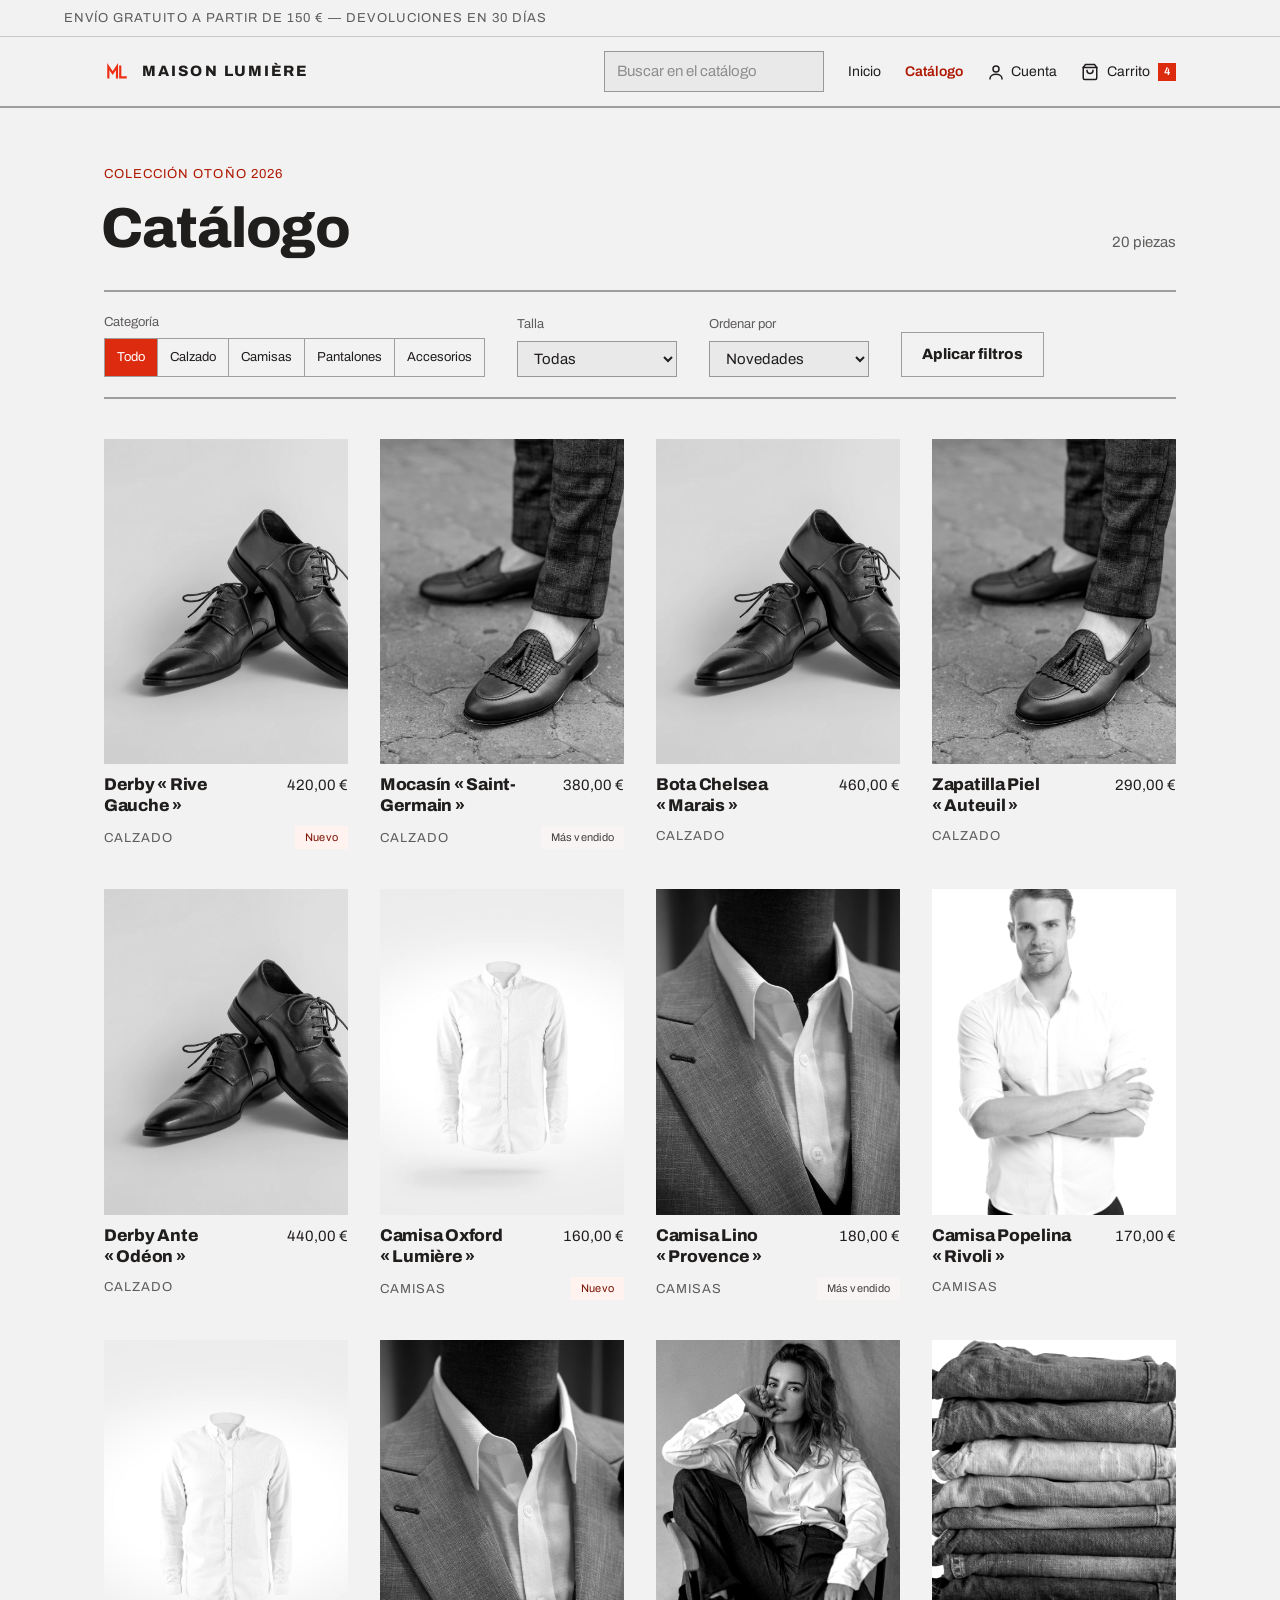
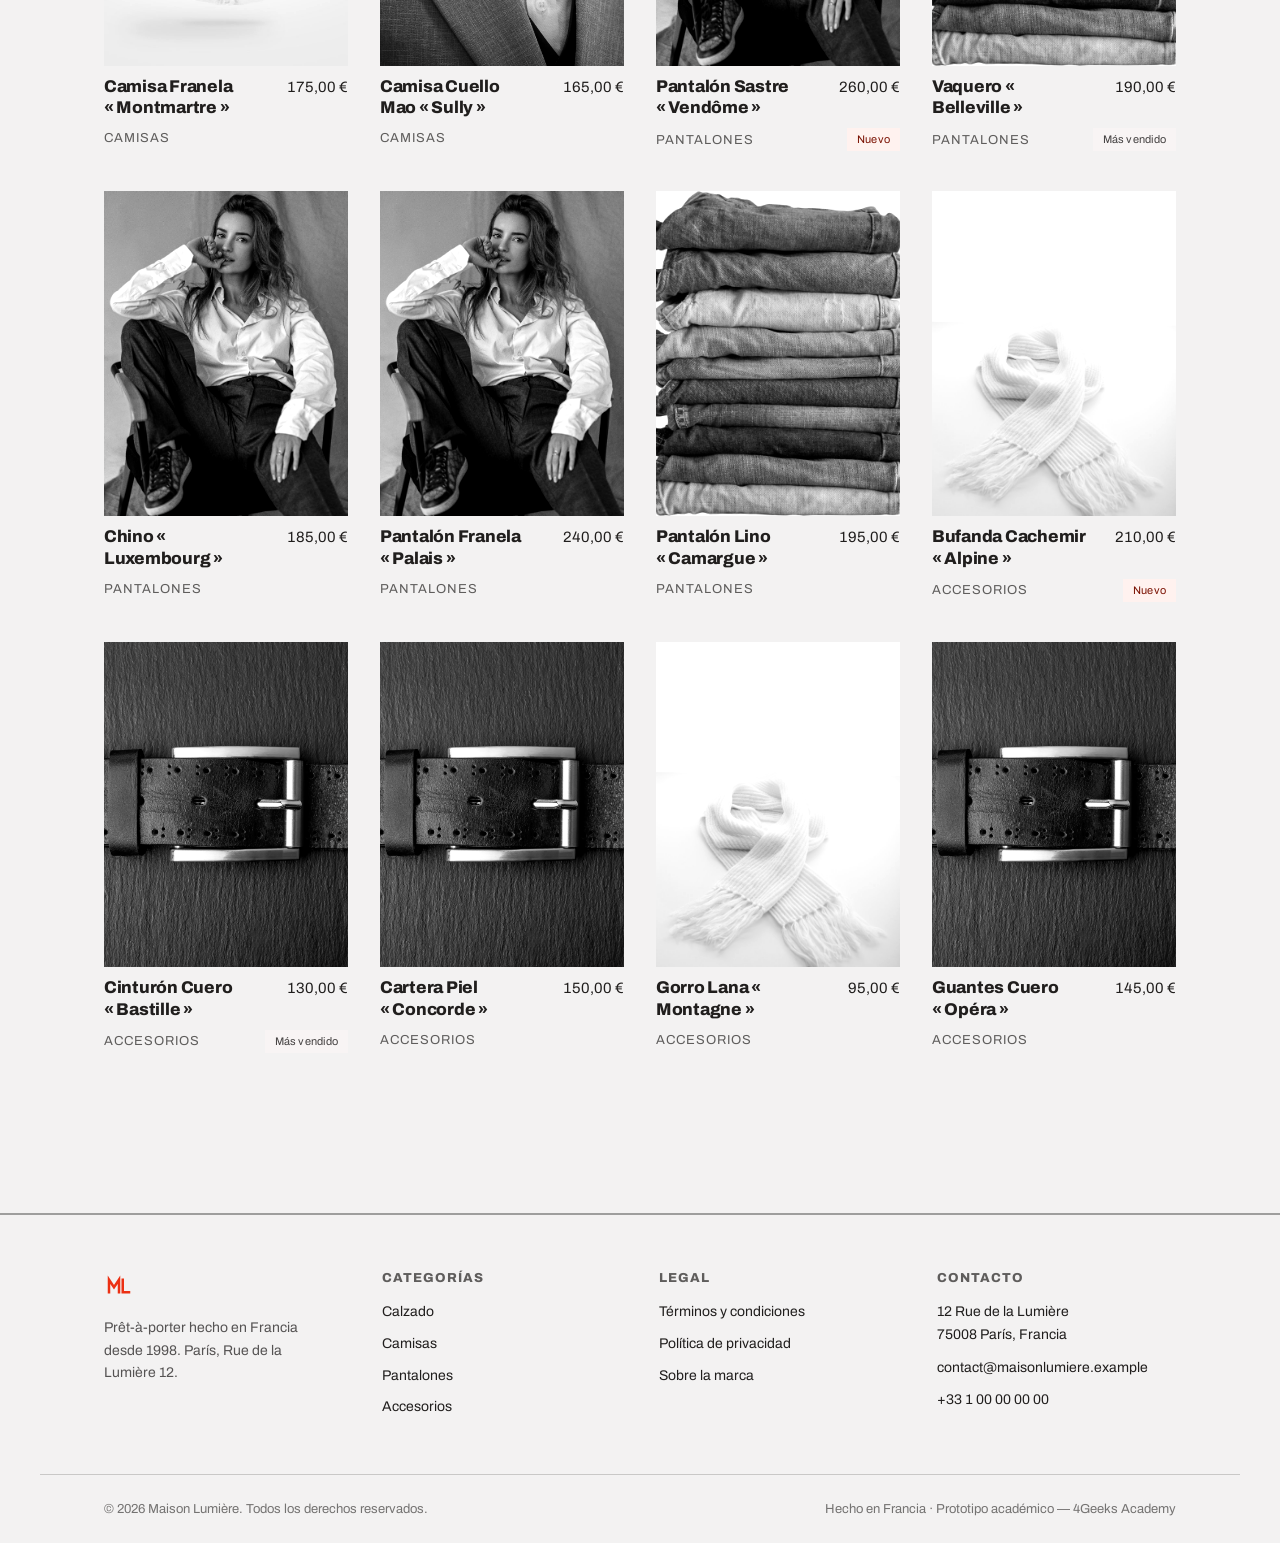
<file: maison-lumiere-final/catalogo.html>
<!doctype html>
<!-- ════════════════════════════════════════════════════════════════════
     VISTA 2 de 5: CATÁLOGO (catalogo.html) · Maison Lumière
     ────────────────────────────────────────────────────────────────────
     ¿Qué es esta página?
     El escaparate completo de la tienda: las 20 piezas de la colección.

     Requisitos del encargo que cumple:
     · Mantiene la misma navbar y footer que el resto de vistas.
     · Barra de filtros ANTES del listado: por categoría y por talla.
     · Cuadrícula de productos 4×5: en escritorio se ven 4 columnas
       por 5 filas = 20 productos de referencia.

     ¿Cómo funcionan los filtros sin JavaScript?
     Son un formulario HTML de verdad: al pulsar "Aplicar" se envían a
     esta misma página como parámetros en la dirección (?cat=...&talla=...).
     En el prototipo sirven para enseñar la interfaz; al pasar a
     desarrollo, el servidor leería esos parámetros y filtraría la lista.

     La cuadrícula es responsive: 2 columnas en móvil, 3 en tablet
     y 4 en escritorio.
     ════════════════════════════════════════════════════════════════════ -->
<html lang="es">
<head>
  <meta charset="utf-8">
  <meta name="viewport" content="width=device-width, initial-scale=1">

  <!-- SEO: título y descripción únicos de esta página -->
  <title>Catálogo — calzado, camisas, pantalones y accesorios | Maison Lumière</title>
  <meta name="description" content="Las 20 piezas esenciales de Maison Lumière: calzado, camisas, pantalones y accesorios confeccionados en Francia. Filtra por categoría y talla.">

  <link rel="icon" href="assets/img/logo.svg" type="image/svg+xml">
  <meta name="theme-color" content="#f3f2f2">

  <!-- SEO social (Open Graph) -->
  <meta property="og:type" content="website">
  <meta property="og:site_name" content="Maison Lumière">
  <meta property="og:title" content="Catálogo | Maison Lumière">
  <meta property="og:description" content="Las 20 piezas esenciales de la colección Otoño 2026, confeccionadas en Francia.">
  <meta property="og:image" content="https://maisonlumiere.example/assets/photos/hero.jpg">
  <meta property="og:locale" content="es_ES">

  <!-- Tipografía Archivo + CSS compilado de Tailwind -->
  <link rel="preconnect" href="https://fonts.googleapis.com">
  <link rel="preconnect" href="https://fonts.gstatic.com" crossorigin>
  <link href="https://fonts.googleapis.com/css2?family=Archivo:wght@400;600;800&display=swap" rel="stylesheet">
  <link rel="stylesheet" href="css/styles.css">

  <!-- SEO: datos estructurados Schema.org con la lista de productos.
       Google los usa para entender que esto es un catálogo. -->
  <script type="application/ld+json">
  {
    "@context": "https://schema.org",
    "@type": "ItemList",
    "name": "Catálogo Maison Lumière — Colección Otoño 2026",
    "numberOfItems": 20,
    "itemListElement": [
      { "@type": "ListItem", "position": 1, "name": "Derby « Rive Gauche »", "url": "https://maisonlumiere.example/producto.html?id=derby-rive-gauche" },
      { "@type": "ListItem", "position": 2, "name": "Mocasín « Saint-Germain »", "url": "https://maisonlumiere.example/producto.html?id=mocasin-saint-germain" },
      { "@type": "ListItem", "position": 3, "name": "Bota Chelsea « Marais »", "url": "https://maisonlumiere.example/producto.html?id=chelsea-marais" },
      { "@type": "ListItem", "position": 4, "name": "Zapatilla Piel « Auteuil »", "url": "https://maisonlumiere.example/producto.html?id=zapatilla-auteuil" },
      { "@type": "ListItem", "position": 5, "name": "Derby Ante « Odéon »", "url": "https://maisonlumiere.example/producto.html?id=derby-ante-odeon" },
      { "@type": "ListItem", "position": 6, "name": "Camisa Oxford « Lumière »", "url": "https://maisonlumiere.example/producto.html?id=oxford-lumiere" },
      { "@type": "ListItem", "position": 7, "name": "Camisa Lino « Provence »", "url": "https://maisonlumiere.example/producto.html?id=lino-provence" },
      { "@type": "ListItem", "position": 8, "name": "Camisa Popelina « Rivoli »", "url": "https://maisonlumiere.example/producto.html?id=popelina-rivoli" },
      { "@type": "ListItem", "position": 9, "name": "Camisa Franela « Montmartre »", "url": "https://maisonlumiere.example/producto.html?id=franela-montmartre" },
      { "@type": "ListItem", "position": 10, "name": "Camisa Cuello Mao « Sully »", "url": "https://maisonlumiere.example/producto.html?id=mao-sully" },
      { "@type": "ListItem", "position": 11, "name": "Pantalón Sastre « Vendôme »", "url": "https://maisonlumiere.example/producto.html?id=sastre-vendome" },
      { "@type": "ListItem", "position": 12, "name": "Vaquero « Belleville »", "url": "https://maisonlumiere.example/producto.html?id=vaquero-belleville" },
      { "@type": "ListItem", "position": 13, "name": "Chino « Luxembourg »", "url": "https://maisonlumiere.example/producto.html?id=chino-luxembourg" },
      { "@type": "ListItem", "position": 14, "name": "Pantalón Franela « Palais »", "url": "https://maisonlumiere.example/producto.html?id=franela-palais" },
      { "@type": "ListItem", "position": 15, "name": "Pantalón Lino « Camargue »", "url": "https://maisonlumiere.example/producto.html?id=lino-camargue" },
      { "@type": "ListItem", "position": 16, "name": "Bufanda Cachemir « Alpine »", "url": "https://maisonlumiere.example/producto.html?id=bufanda-alpine" },
      { "@type": "ListItem", "position": 17, "name": "Cinturón Cuero « Bastille »", "url": "https://maisonlumiere.example/producto.html?id=cinturon-bastille" },
      { "@type": "ListItem", "position": 18, "name": "Cartera Piel « Concorde »", "url": "https://maisonlumiere.example/producto.html?id=cartera-concorde" },
      { "@type": "ListItem", "position": 19, "name": "Gorro Lana « Montagne »", "url": "https://maisonlumiere.example/producto.html?id=gorro-montagne" },
      { "@type": "ListItem", "position": 20, "name": "Guantes Cuero « Opéra »", "url": "https://maisonlumiere.example/producto.html?id=guantes-opera" }
    ]
  }
  </script>
</head>

<body class="flex min-h-screen flex-col">

<!-- BEGIN navbar (canónico) -->

<!-- Enlace de accesibilidad: invisible salvo que se navegue con la
     tecla Tab; permite saltar directo al contenido principal -->
<a href="#contenido"
   class="sr-only focus:not-sr-only focus:absolute focus:left-2 focus:top-2 focus:z-50 focus:bg-tinta focus:px-4 focus:py-2 focus:text-crudo">
  Saltar al contenido
</a>

<!-- Barra de promoción: mensaje comercial fijo en todas las vistas -->
<p class="border-b border-tinta/20 bg-crudo px-[clamp(20px,5vw,72px)] py-2 text-[13px] uppercase tracking-[0.08em] text-tinta/70">
  Envío gratuito a partir de 150 € — devoluciones en 30 días
</p>

<header class="border-b-2 border-tinta/40 bg-crudo">
  <div class="contenedor flex items-center gap-6 py-3.5">

    <!-- Logo: monograma ML dibujado en SVG + nombre de la marca.
         mr-auto empuja el resto de la barra hacia la derecha -->
    <a href="index.html" class="mr-auto flex items-center gap-3" aria-label="Maison Lumière, ir al inicio">
      <svg width="26" height="26" viewBox="0 0 48 48" aria-hidden="true" fill="none"
           stroke="var(--color-acento)" stroke-width="4" stroke-linecap="square" stroke-linejoin="miter">
        <path d="M8 34 L8 14 L16 26 L24 14 L24 34"/>
        <path d="M30 14 L30 34 L40 34"/>
      </svg>
      <span class="text-[15px] font-extrabold uppercase tracking-[0.14em]">Maison Lumière</span>
    </a>

    <!-- Buscador (visible solo en escritorio; en móvil va dentro del menú) -->
    <form role="search" action="catalogo.html" method="get" class="hidden lg:block">
      <label for="buscador" class="sr-only">Buscar productos</label>
      <input id="buscador" name="q" type="search" placeholder="Buscar en el catálogo" class="campo w-[220px] py-2">
    </form>

    <!-- Navegación principal + menú de cuenta (escritorio) -->
    <nav aria-label="Principal" class="hidden items-center gap-6 text-[14px] lg:flex">
      <a data-nav="inicio" href="index.html" class="hover:text-acento">Inicio</a>
      <a data-nav="catalogo" aria-current="page" href="catalogo.html" class="hover:text-acento">Catálogo</a>
      <a href="#" class="flex items-center gap-1.5 hover:text-acento" title="Tu cuenta (maqueta sin funcionalidad)">
        <svg width="18" height="18" viewBox="0 0 24 24" fill="none" stroke="currentColor" stroke-width="2"
             stroke-linecap="square" aria-hidden="true">
          <circle cx="12" cy="8" r="4"/><path d="M4 21c0-4 4-6 8-6s8 2 8 6"/>
        </svg>
        Cuenta
      </a>
    </nav>

    <!-- Carrito: visible SIEMPRE (móvil y escritorio), con contador
         de artículos. El "4" es el estado de ejemplo del prototipo:
         coincide con las unidades de la vista carrito.html -->
    <a data-nav="carrito" href="carrito.html" class="flex items-center gap-2 text-[14px] hover:text-acento"
       aria-label="Carrito, 4 artículos">
      <svg width="18" height="18" viewBox="0 0 24 24" fill="none" stroke="currentColor" stroke-width="2"
           stroke-linecap="square" stroke-linejoin="miter" aria-hidden="true">
        <path d="M6 2 3 6v14a2 2 0 0 0 2 2h14a2 2 0 0 0 2-2V6l-3-4Z"/>
        <path d="M3 6h18"/>
        <path d="M16 10a4 4 0 0 1-8 0"/>
      </svg>
      <span class="hidden sm:inline">Carrito</span>
      <span aria-hidden="true"
            class="inline-flex h-[18px] min-w-[18px] items-center justify-center bg-acento-fuerte px-1 text-[11px] font-semibold tabular-nums text-white">4</span>
    </a>

    <!-- Menú móvil: <details> abre y cierra el panel sin JavaScript -->
    <details class="relative lg:hidden">
      <summary class="cursor-pointer p-2" aria-label="Abrir menú de navegación">
        <svg width="24" height="24" viewBox="0 0 24 24" fill="none" stroke="currentColor" stroke-width="2"
             stroke-linecap="square" aria-hidden="true">
          <path d="M4 6h16M4 12h16M4 18h16"/>
        </svg>
      </summary>
      <div class="absolute right-0 z-40 mt-3 w-64 border-2 border-tinta/40 bg-crudo p-5 shadow-lg">
        <form role="search" action="catalogo.html" method="get" class="mb-4">
          <label for="buscador-movil" class="sr-only">Buscar productos</label>
          <input id="buscador-movil" name="q" type="search" placeholder="Buscar…" class="campo py-2">
        </form>
        <nav aria-label="Principal (móvil)" class="flex flex-col gap-4 text-[14px]">
          <a data-nav="inicio" href="index.html" class="hover:text-acento">Inicio</a>
          <a data-nav="catalogo" aria-current="page" href="catalogo.html" class="hover:text-acento">Catálogo</a>
          <a data-nav="carrito" href="carrito.html" class="hover:text-acento">Carrito</a>
          <a href="#" class="hover:text-acento">Cuenta</a>
        </nav>
      </div>
    </details>
  </div>
</header>
<!-- END navbar (canónico) -->

  <main id="contenido" class="flex-1">
    <div class="contenedor">

      <!-- ════════════════ CABECERA DEL CATÁLOGO ════════════════ -->
      <section class="pb-8 pt-14">
        <span class="etiqueta-seccion mb-3.5">Colección Otoño 2026</span>
        <div class="flex flex-wrap items-baseline justify-between gap-4">
          <h1 class="ml-[-0.05em] text-[clamp(36px,4.4vw,64px)] leading-[1.06] tracking-[-0.02em]">Catálogo</h1>
          <p class="text-[15px] tabular-nums text-tinta/70">20 piezas</p>
        </div>
      </section>

      <!-- ════════════════ BARRA DE FILTROS (requisito) ════════════════
           Va ANTES del listado. Permite filtrar por categoría (grupo de
           botones) y por talla (desplegable). Es un formulario real. -->
      <form action="catalogo.html" method="get" aria-label="Filtrar el catálogo"
            class="flex flex-wrap items-end gap-x-8 gap-y-5 border-y-2 border-tinta/40 py-5">

        <!-- Filtro 1: categoría. Radios ocultos dentro de etiquetas:
             la opción marcada se pinta de rojo solo con CSS (:has) -->
        <div>
          <span class="etiqueta-campo" id="filtro-cat-titulo">Categoría</span>
          <div class="segmento" role="radiogroup" aria-labelledby="filtro-cat-titulo">
            <label class="segmento-opcion"><input type="radio" name="cat" value="todo" checked>Todo</label>
            <label class="segmento-opcion"><input type="radio" name="cat" value="calzado">Calzado</label>
            <label class="segmento-opcion"><input type="radio" name="cat" value="camisas">Camisas</label>
            <label class="segmento-opcion"><input type="radio" name="cat" value="pantalones">Pantalones</label>
            <label class="segmento-opcion"><input type="radio" name="cat" value="accesorios">Accesorios</label>
          </div>
        </div>

        <!-- Filtro 2: talla (requisito). Un <select> nativo con las
             tallas de ropa y las numéricas de calzado/pantalón -->
        <div>
          <label class="etiqueta-campo" for="filtro-talla">Talla</label>
          <select id="filtro-talla" name="talla" class="campo w-40 py-2">
            <option value="" selected>Todas</option>
            <optgroup label="Ropa">
              <option>S</option><option>M</option><option>L</option><option>XL</option>
            </optgroup>
            <optgroup label="Calzado">
              <option>40</option><option>41</option><option>42</option><option>43</option><option>44</option><option>45</option>
            </optgroup>
            <optgroup label="Pantalón">
              <option>44</option><option>46</option><option>48</option><option>50</option><option>52</option>
            </optgroup>
          </select>
        </div>

        <!-- Extra: ordenar resultados, habitual en cualquier e-commerce -->
        <div>
          <label class="etiqueta-campo" for="filtro-orden">Ordenar por</label>
          <select id="filtro-orden" name="orden" class="campo w-40 py-2">
            <option value="novedades" selected>Novedades</option>
            <option value="precio-asc">Precio: menor a mayor</option>
            <option value="precio-desc">Precio: mayor a menor</option>
          </select>
        </div>

        <button type="submit" class="btn btn-secundario">Aplicar filtros</button>
      </form>

      <!-- ════════════════ CUADRÍCULA DE PRODUCTOS 4×5 ════════════════
           20 productos. grid-cols-2 en móvil, 3 en tablet (md:) y
           4 en escritorio (lg:) → 4 columnas × 5 filas (requisito).
           Cada tarjeta es un <article> con su foto, nombre (h2),
           precio, categoría y etiqueta, y enlaza a la vista producto. -->
      <section aria-label="Productos del catálogo" class="py-10 pb-20">
        <ul class="grid grid-cols-2 gap-x-[clamp(20px,2.5vw,32px)] gap-y-10 md:grid-cols-3 lg:grid-cols-4">
          <!-- Producto 01 · Derby « Rive Gauche » (Calzado) -->
          <li>
            <article class="group">
              <a href="producto.html?id=derby-rive-gauche" class="flex flex-col gap-2.5">
                <div class="overflow-hidden bg-superficie">
                  <img src="assets/photos/derby.jpg" alt="Derby « Rive Gauche », calzado de Maison Lumière" width="600" height="800"
                       loading="lazy" decoding="async" class="foto-bn aspect-[3/4] object-left transition-transform duration-500 group-hover:scale-[1.03]">
                </div>
                <div class="flex items-baseline justify-between gap-3">
                  <h2 class="text-[17px] font-extrabold leading-tight group-hover:text-acento">Derby « Rive Gauche »</h2>
                  <p class="whitespace-nowrap text-[15px] tabular-nums">420,00 €</p>
                </div>
                <div class="flex items-center justify-between gap-3">
                  <p class="text-[13px] uppercase tracking-[0.08em] text-tinta/70">Calzado</p>
                <span class="etiqueta etiqueta-roja">Nuevo</span>
                </div>
              </a>
            </article>
          </li>
          <!-- Producto 02 · Mocasín « Saint-Germain » (Calzado) -->
          <li>
            <article class="group">
              <a href="producto.html?id=mocasin-saint-germain" class="flex flex-col gap-2.5">
                <div class="overflow-hidden bg-superficie">
                  <img src="assets/photos/mocasin.jpg" alt="Mocasín « Saint-Germain », calzado de Maison Lumière" width="600" height="800"
                       loading="lazy" decoding="async" class="foto-bn aspect-[3/4] transition-transform duration-500 group-hover:scale-[1.03]">
                </div>
                <div class="flex items-baseline justify-between gap-3">
                  <h2 class="text-[17px] font-extrabold leading-tight group-hover:text-acento">Mocasín « Saint-Germain »</h2>
                  <p class="whitespace-nowrap text-[15px] tabular-nums">380,00 €</p>
                </div>
                <div class="flex items-center justify-between gap-3">
                  <p class="text-[13px] uppercase tracking-[0.08em] text-tinta/70">Calzado</p>
                <span class="etiqueta etiqueta-neutra">Más vendido</span>
                </div>
              </a>
            </article>
          </li>
          <!-- Producto 03 · Bota Chelsea « Marais » (Calzado) -->
          <li>
            <article class="group">
              <a href="producto.html?id=chelsea-marais" class="flex flex-col gap-2.5">
                <div class="overflow-hidden bg-superficie">
                  <img src="assets/photos/derby.jpg" alt="Bota Chelsea « Marais », calzado de Maison Lumière" width="600" height="800"
                       loading="lazy" decoding="async" class="foto-bn aspect-[3/4] object-left transition-transform duration-500 group-hover:scale-[1.03]">
                </div>
                <div class="flex items-baseline justify-between gap-3">
                  <h2 class="text-[17px] font-extrabold leading-tight group-hover:text-acento">Bota Chelsea « Marais »</h2>
                  <p class="whitespace-nowrap text-[15px] tabular-nums">460,00 €</p>
                </div>
                <div class="flex items-center justify-between gap-3">
                  <p class="text-[13px] uppercase tracking-[0.08em] text-tinta/70">Calzado</p>
                </div>
              </a>
            </article>
          </li>
          <!-- Producto 04 · Zapatilla Piel « Auteuil » (Calzado) -->
          <li>
            <article class="group">
              <a href="producto.html?id=zapatilla-auteuil" class="flex flex-col gap-2.5">
                <div class="overflow-hidden bg-superficie">
                  <img src="assets/photos/mocasin.jpg" alt="Zapatilla Piel « Auteuil », calzado de Maison Lumière" width="600" height="800"
                       loading="lazy" decoding="async" class="foto-bn aspect-[3/4] transition-transform duration-500 group-hover:scale-[1.03]">
                </div>
                <div class="flex items-baseline justify-between gap-3">
                  <h2 class="text-[17px] font-extrabold leading-tight group-hover:text-acento">Zapatilla Piel « Auteuil »</h2>
                  <p class="whitespace-nowrap text-[15px] tabular-nums">290,00 €</p>
                </div>
                <div class="flex items-center justify-between gap-3">
                  <p class="text-[13px] uppercase tracking-[0.08em] text-tinta/70">Calzado</p>
                </div>
              </a>
            </article>
          </li>
          <!-- Producto 05 · Derby Ante « Odéon » (Calzado) -->
          <li>
            <article class="group">
              <a href="producto.html?id=derby-ante-odeon" class="flex flex-col gap-2.5">
                <div class="overflow-hidden bg-superficie">
                  <img src="assets/photos/derby.jpg" alt="Derby Ante « Odéon », calzado de Maison Lumière" width="600" height="800"
                       loading="lazy" decoding="async" class="foto-bn aspect-[3/4] object-left transition-transform duration-500 group-hover:scale-[1.03]">
                </div>
                <div class="flex items-baseline justify-between gap-3">
                  <h2 class="text-[17px] font-extrabold leading-tight group-hover:text-acento">Derby Ante « Odéon »</h2>
                  <p class="whitespace-nowrap text-[15px] tabular-nums">440,00 €</p>
                </div>
                <div class="flex items-center justify-between gap-3">
                  <p class="text-[13px] uppercase tracking-[0.08em] text-tinta/70">Calzado</p>
                </div>
              </a>
            </article>
          </li>
          <!-- Producto 06 · Camisa Oxford « Lumière » (Camisas) -->
          <li>
            <article class="group">
              <a href="producto.html?id=oxford-lumiere" class="flex flex-col gap-2.5">
                <div class="overflow-hidden bg-superficie">
                  <img src="assets/photos/oxford.jpg" alt="Camisa Oxford « Lumière », camisas de Maison Lumière" width="600" height="800"
                       loading="lazy" decoding="async" class="foto-bn aspect-[3/4] transition-transform duration-500 group-hover:scale-[1.03]">
                </div>
                <div class="flex items-baseline justify-between gap-3">
                  <h2 class="text-[17px] font-extrabold leading-tight group-hover:text-acento">Camisa Oxford « Lumière »</h2>
                  <p class="whitespace-nowrap text-[15px] tabular-nums">160,00 €</p>
                </div>
                <div class="flex items-center justify-between gap-3">
                  <p class="text-[13px] uppercase tracking-[0.08em] text-tinta/70">Camisas</p>
                <span class="etiqueta etiqueta-roja">Nuevo</span>
                </div>
              </a>
            </article>
          </li>
          <!-- Producto 07 · Camisa Lino « Provence » (Camisas) -->
          <li>
            <article class="group">
              <a href="producto.html?id=lino-provence" class="flex flex-col gap-2.5">
                <div class="overflow-hidden bg-superficie">
                  <img src="assets/photos/lino.jpg" alt="Camisa Lino « Provence », camisas de Maison Lumière" width="600" height="800"
                       loading="lazy" decoding="async" class="foto-bn aspect-[3/4] transition-transform duration-500 group-hover:scale-[1.03]">
                </div>
                <div class="flex items-baseline justify-between gap-3">
                  <h2 class="text-[17px] font-extrabold leading-tight group-hover:text-acento">Camisa Lino « Provence »</h2>
                  <p class="whitespace-nowrap text-[15px] tabular-nums">180,00 €</p>
                </div>
                <div class="flex items-center justify-between gap-3">
                  <p class="text-[13px] uppercase tracking-[0.08em] text-tinta/70">Camisas</p>
                <span class="etiqueta etiqueta-neutra">Más vendido</span>
                </div>
              </a>
            </article>
          </li>
          <!-- Producto 08 · Camisa Popelina « Rivoli » (Camisas) -->
          <li>
            <article class="group">
              <a href="producto.html?id=popelina-rivoli" class="flex flex-col gap-2.5">
                <div class="overflow-hidden bg-superficie">
                  <img src="assets/photos/camisas-cat.jpg" alt="Camisa Popelina « Rivoli », camisas de Maison Lumière" width="600" height="800"
                       loading="lazy" decoding="async" class="foto-bn aspect-[3/4] transition-transform duration-500 group-hover:scale-[1.03]">
                </div>
                <div class="flex items-baseline justify-between gap-3">
                  <h2 class="text-[17px] font-extrabold leading-tight group-hover:text-acento">Camisa Popelina « Rivoli »</h2>
                  <p class="whitespace-nowrap text-[15px] tabular-nums">170,00 €</p>
                </div>
                <div class="flex items-center justify-between gap-3">
                  <p class="text-[13px] uppercase tracking-[0.08em] text-tinta/70">Camisas</p>
                </div>
              </a>
            </article>
          </li>
          <!-- Producto 09 · Camisa Franela « Montmartre » (Camisas) -->
          <li>
            <article class="group">
              <a href="producto.html?id=franela-montmartre" class="flex flex-col gap-2.5">
                <div class="overflow-hidden bg-superficie">
                  <img src="assets/photos/oxford.jpg" alt="Camisa Franela « Montmartre », camisas de Maison Lumière" width="600" height="800"
                       loading="lazy" decoding="async" class="foto-bn aspect-[3/4] transition-transform duration-500 group-hover:scale-[1.03]">
                </div>
                <div class="flex items-baseline justify-between gap-3">
                  <h2 class="text-[17px] font-extrabold leading-tight group-hover:text-acento">Camisa Franela « Montmartre »</h2>
                  <p class="whitespace-nowrap text-[15px] tabular-nums">175,00 €</p>
                </div>
                <div class="flex items-center justify-between gap-3">
                  <p class="text-[13px] uppercase tracking-[0.08em] text-tinta/70">Camisas</p>
                </div>
              </a>
            </article>
          </li>
          <!-- Producto 10 · Camisa Cuello Mao « Sully » (Camisas) -->
          <li>
            <article class="group">
              <a href="producto.html?id=mao-sully" class="flex flex-col gap-2.5">
                <div class="overflow-hidden bg-superficie">
                  <img src="assets/photos/lino.jpg" alt="Camisa Cuello Mao « Sully », camisas de Maison Lumière" width="600" height="800"
                       loading="lazy" decoding="async" class="foto-bn aspect-[3/4] transition-transform duration-500 group-hover:scale-[1.03]">
                </div>
                <div class="flex items-baseline justify-between gap-3">
                  <h2 class="text-[17px] font-extrabold leading-tight group-hover:text-acento">Camisa Cuello Mao « Sully »</h2>
                  <p class="whitespace-nowrap text-[15px] tabular-nums">165,00 €</p>
                </div>
                <div class="flex items-center justify-between gap-3">
                  <p class="text-[13px] uppercase tracking-[0.08em] text-tinta/70">Camisas</p>
                </div>
              </a>
            </article>
          </li>
          <!-- Producto 11 · Pantalón Sastre « Vendôme » (Pantalones) -->
          <li>
            <article class="group">
              <a href="producto.html?id=sastre-vendome" class="flex flex-col gap-2.5">
                <div class="overflow-hidden bg-superficie">
                  <img src="assets/photos/vendome.jpg" alt="Pantalón Sastre « Vendôme », pantalones de Maison Lumière" width="600" height="800"
                       loading="lazy" decoding="async" class="foto-bn aspect-[3/4] transition-transform duration-500 group-hover:scale-[1.03]">
                </div>
                <div class="flex items-baseline justify-between gap-3">
                  <h2 class="text-[17px] font-extrabold leading-tight group-hover:text-acento">Pantalón Sastre « Vendôme »</h2>
                  <p class="whitespace-nowrap text-[15px] tabular-nums">260,00 €</p>
                </div>
                <div class="flex items-center justify-between gap-3">
                  <p class="text-[13px] uppercase tracking-[0.08em] text-tinta/70">Pantalones</p>
                <span class="etiqueta etiqueta-roja">Nuevo</span>
                </div>
              </a>
            </article>
          </li>
          <!-- Producto 12 · Vaquero « Belleville » (Pantalones) -->
          <li>
            <article class="group">
              <a href="producto.html?id=vaquero-belleville" class="flex flex-col gap-2.5">
                <div class="overflow-hidden bg-superficie">
                  <img src="assets/photos/vaquero.jpg" alt="Vaquero « Belleville », pantalones de Maison Lumière" width="600" height="800"
                       loading="lazy" decoding="async" class="foto-bn aspect-[3/4] transition-transform duration-500 group-hover:scale-[1.03]">
                </div>
                <div class="flex items-baseline justify-between gap-3">
                  <h2 class="text-[17px] font-extrabold leading-tight group-hover:text-acento">Vaquero « Belleville »</h2>
                  <p class="whitespace-nowrap text-[15px] tabular-nums">190,00 €</p>
                </div>
                <div class="flex items-center justify-between gap-3">
                  <p class="text-[13px] uppercase tracking-[0.08em] text-tinta/70">Pantalones</p>
                <span class="etiqueta etiqueta-neutra">Más vendido</span>
                </div>
              </a>
            </article>
          </li>
          <!-- Producto 13 · Chino « Luxembourg » (Pantalones) -->
          <li>
            <article class="group">
              <a href="producto.html?id=chino-luxembourg" class="flex flex-col gap-2.5">
                <div class="overflow-hidden bg-superficie">
                  <img src="assets/photos/vendome.jpg" alt="Chino « Luxembourg », pantalones de Maison Lumière" width="600" height="800"
                       loading="lazy" decoding="async" class="foto-bn aspect-[3/4] transition-transform duration-500 group-hover:scale-[1.03]">
                </div>
                <div class="flex items-baseline justify-between gap-3">
                  <h2 class="text-[17px] font-extrabold leading-tight group-hover:text-acento">Chino « Luxembourg »</h2>
                  <p class="whitespace-nowrap text-[15px] tabular-nums">185,00 €</p>
                </div>
                <div class="flex items-center justify-between gap-3">
                  <p class="text-[13px] uppercase tracking-[0.08em] text-tinta/70">Pantalones</p>
                </div>
              </a>
            </article>
          </li>
          <!-- Producto 14 · Pantalón Franela « Palais » (Pantalones) -->
          <li>
            <article class="group">
              <a href="producto.html?id=franela-palais" class="flex flex-col gap-2.5">
                <div class="overflow-hidden bg-superficie">
                  <img src="assets/photos/vendome.jpg" alt="Pantalón Franela « Palais », pantalones de Maison Lumière" width="600" height="800"
                       loading="lazy" decoding="async" class="foto-bn aspect-[3/4] transition-transform duration-500 group-hover:scale-[1.03]">
                </div>
                <div class="flex items-baseline justify-between gap-3">
                  <h2 class="text-[17px] font-extrabold leading-tight group-hover:text-acento">Pantalón Franela « Palais »</h2>
                  <p class="whitespace-nowrap text-[15px] tabular-nums">240,00 €</p>
                </div>
                <div class="flex items-center justify-between gap-3">
                  <p class="text-[13px] uppercase tracking-[0.08em] text-tinta/70">Pantalones</p>
                </div>
              </a>
            </article>
          </li>
          <!-- Producto 15 · Pantalón Lino « Camargue » (Pantalones) -->
          <li>
            <article class="group">
              <a href="producto.html?id=lino-camargue" class="flex flex-col gap-2.5">
                <div class="overflow-hidden bg-superficie">
                  <img src="assets/photos/vaquero.jpg" alt="Pantalón Lino « Camargue », pantalones de Maison Lumière" width="600" height="800"
                       loading="lazy" decoding="async" class="foto-bn aspect-[3/4] transition-transform duration-500 group-hover:scale-[1.03]">
                </div>
                <div class="flex items-baseline justify-between gap-3">
                  <h2 class="text-[17px] font-extrabold leading-tight group-hover:text-acento">Pantalón Lino « Camargue »</h2>
                  <p class="whitespace-nowrap text-[15px] tabular-nums">195,00 €</p>
                </div>
                <div class="flex items-center justify-between gap-3">
                  <p class="text-[13px] uppercase tracking-[0.08em] text-tinta/70">Pantalones</p>
                </div>
              </a>
            </article>
          </li>
          <!-- Producto 16 · Bufanda Cachemir « Alpine » (Accesorios) -->
          <li>
            <article class="group">
              <a href="producto.html?id=bufanda-alpine" class="flex flex-col gap-2.5">
                <div class="overflow-hidden bg-superficie">
                  <img src="assets/photos/alpine.jpg" alt="Bufanda Cachemir « Alpine », accesorios de Maison Lumière" width="600" height="800"
                       loading="lazy" decoding="async" class="foto-bn aspect-[3/4] transition-transform duration-500 group-hover:scale-[1.03]">
                </div>
                <div class="flex items-baseline justify-between gap-3">
                  <h2 class="text-[17px] font-extrabold leading-tight group-hover:text-acento">Bufanda Cachemir « Alpine »</h2>
                  <p class="whitespace-nowrap text-[15px] tabular-nums">210,00 €</p>
                </div>
                <div class="flex items-center justify-between gap-3">
                  <p class="text-[13px] uppercase tracking-[0.08em] text-tinta/70">Accesorios</p>
                <span class="etiqueta etiqueta-roja">Nuevo</span>
                </div>
              </a>
            </article>
          </li>
          <!-- Producto 17 · Cinturón Cuero « Bastille » (Accesorios) -->
          <li>
            <article class="group">
              <a href="producto.html?id=cinturon-bastille" class="flex flex-col gap-2.5">
                <div class="overflow-hidden bg-superficie">
                  <img src="assets/photos/cinturon.jpg" alt="Cinturón Cuero « Bastille », accesorios de Maison Lumière" width="600" height="800"
                       loading="lazy" decoding="async" class="foto-bn aspect-[3/4] transition-transform duration-500 group-hover:scale-[1.03]">
                </div>
                <div class="flex items-baseline justify-between gap-3">
                  <h2 class="text-[17px] font-extrabold leading-tight group-hover:text-acento">Cinturón Cuero « Bastille »</h2>
                  <p class="whitespace-nowrap text-[15px] tabular-nums">130,00 €</p>
                </div>
                <div class="flex items-center justify-between gap-3">
                  <p class="text-[13px] uppercase tracking-[0.08em] text-tinta/70">Accesorios</p>
                <span class="etiqueta etiqueta-neutra">Más vendido</span>
                </div>
              </a>
            </article>
          </li>
          <!-- Producto 18 · Cartera Piel « Concorde » (Accesorios) -->
          <li>
            <article class="group">
              <a href="producto.html?id=cartera-concorde" class="flex flex-col gap-2.5">
                <div class="overflow-hidden bg-superficie">
                  <img src="assets/photos/cinturon.jpg" alt="Cartera Piel « Concorde », accesorios de Maison Lumière" width="600" height="800"
                       loading="lazy" decoding="async" class="foto-bn aspect-[3/4] transition-transform duration-500 group-hover:scale-[1.03]">
                </div>
                <div class="flex items-baseline justify-between gap-3">
                  <h2 class="text-[17px] font-extrabold leading-tight group-hover:text-acento">Cartera Piel « Concorde »</h2>
                  <p class="whitespace-nowrap text-[15px] tabular-nums">150,00 €</p>
                </div>
                <div class="flex items-center justify-between gap-3">
                  <p class="text-[13px] uppercase tracking-[0.08em] text-tinta/70">Accesorios</p>
                </div>
              </a>
            </article>
          </li>
          <!-- Producto 19 · Gorro Lana « Montagne » (Accesorios) -->
          <li>
            <article class="group">
              <a href="producto.html?id=gorro-montagne" class="flex flex-col gap-2.5">
                <div class="overflow-hidden bg-superficie">
                  <img src="assets/photos/alpine.jpg" alt="Gorro Lana « Montagne », accesorios de Maison Lumière" width="600" height="800"
                       loading="lazy" decoding="async" class="foto-bn aspect-[3/4] transition-transform duration-500 group-hover:scale-[1.03]">
                </div>
                <div class="flex items-baseline justify-between gap-3">
                  <h2 class="text-[17px] font-extrabold leading-tight group-hover:text-acento">Gorro Lana « Montagne »</h2>
                  <p class="whitespace-nowrap text-[15px] tabular-nums">95,00 €</p>
                </div>
                <div class="flex items-center justify-between gap-3">
                  <p class="text-[13px] uppercase tracking-[0.08em] text-tinta/70">Accesorios</p>
                </div>
              </a>
            </article>
          </li>
          <!-- Producto 20 · Guantes Cuero « Opéra » (Accesorios) -->
          <li>
            <article class="group">
              <a href="producto.html?id=guantes-opera" class="flex flex-col gap-2.5">
                <div class="overflow-hidden bg-superficie">
                  <img src="assets/photos/cinturon.jpg" alt="Guantes Cuero « Opéra », accesorios de Maison Lumière" width="600" height="800"
                       loading="lazy" decoding="async" class="foto-bn aspect-[3/4] transition-transform duration-500 group-hover:scale-[1.03]">
                </div>
                <div class="flex items-baseline justify-between gap-3">
                  <h2 class="text-[17px] font-extrabold leading-tight group-hover:text-acento">Guantes Cuero « Opéra »</h2>
                  <p class="whitespace-nowrap text-[15px] tabular-nums">145,00 €</p>
                </div>
                <div class="flex items-center justify-between gap-3">
                  <p class="text-[13px] uppercase tracking-[0.08em] text-tinta/70">Accesorios</p>
                </div>
              </a>
            </article>
          </li>
        </ul>
      </section>
    </div>
  </main>

<!-- BEGIN footer (canónico) -->
<footer class="mt-20 border-t-2 border-tinta/40 bg-crudo">
  <div class="contenedor grid grid-cols-1 gap-x-[clamp(24px,3vw,48px)] gap-y-10 py-14 sm:grid-cols-2 lg:grid-cols-4">

    <!-- Columna 1: la marca -->
    <div>
      <svg width="30" height="30" viewBox="0 0 48 48" aria-hidden="true" fill="none"
           stroke="var(--color-acento)" stroke-width="4" stroke-linecap="square" stroke-linejoin="miter">
        <path d="M8 34 L8 14 L16 26 L24 14 L24 34"/>
        <path d="M30 14 L30 34 L40 34"/>
      </svg>
      <p class="mt-4 max-w-[26ch] text-[14px] leading-relaxed text-tinta/75">
        Prêt-à-porter hecho en Francia desde 1998. París, Rue de la Lumière 12.
      </p>
    </div>

    <!-- Columna 2: categorías de la tienda (los enlaces llevan a la
         vista catálogo; ?cat= indica la categoría preseleccionada) -->
    <nav aria-label="Categorías" class="flex flex-col gap-2.5">
      <h2 class="mb-1.5 text-[13px] font-extrabold uppercase tracking-[0.08em] text-tinta/70">Categorías</h2>
      <a href="catalogo.html?cat=calzado" class="text-[14px] hover:text-acento">Calzado</a>
      <a href="catalogo.html?cat=camisas" class="text-[14px] hover:text-acento">Camisas</a>
      <a href="catalogo.html?cat=pantalones" class="text-[14px] hover:text-acento">Pantalones</a>
      <a href="catalogo.html?cat=accesorios" class="text-[14px] hover:text-acento">Accesorios</a>
    </nav>

    <!-- Columna 3: enlaces legales (en el prototipo apuntan a "#"
         porque esas páginas aún no forman parte del encargo) -->
    <nav aria-label="Legal" class="flex flex-col gap-2.5">
      <h2 class="mb-1.5 text-[13px] font-extrabold uppercase tracking-[0.08em] text-tinta/70">Legal</h2>
      <a href="#" class="text-[14px] hover:text-acento">Términos y condiciones</a>
      <a href="#" class="text-[14px] hover:text-acento">Política de privacidad</a>
      <a href="#" class="text-[14px] hover:text-acento">Sobre la marca</a>
    </nav>

    <!-- Columna 4: contacto. <address> es la etiqueta HTML pensada
         justo para esto (datos de contacto), buena señal para el SEO -->
    <div class="flex flex-col gap-2.5">
      <h2 class="mb-1.5 text-[13px] font-extrabold uppercase tracking-[0.08em] text-tinta/70">Contacto</h2>
      <address class="flex flex-col gap-2.5 not-italic">
        <p class="text-[14px] leading-relaxed">12 Rue de la Lumière<br>75008 París, Francia</p>
        <a href="mailto:contact@maisonlumiere.example" class="text-[14px] hover:text-acento">contact@maisonlumiere.example</a>
        <a href="tel:+33100000000" class="text-[14px] tabular-nums hover:text-acento">+33 1 00 00 00 00</a>
      </address>
    </div>
  </div>

  <!-- Línea final con el copyright -->
  <div class="contenedor flex flex-col gap-2 border-t border-tinta/20 py-6 text-[13px] text-tinta/60 sm:flex-row sm:justify-between">
    <p>© 2026 Maison Lumière. Todos los derechos reservados.</p>
    <p>Hecho en Francia · Prototipo académico — 4Geeks Academy</p>
  </div>
</footer>

<!-- Datos estructurados Schema.org (SEO): describen la empresa en un
     formato que los buscadores leen directamente. No se ve en pantalla. -->
<script type="application/ld+json">
{
  "@context": "https://schema.org",
  "@type": "Organization",
  "name": "Maison Lumière",
  "url": "https://maisonlumiere.example/",
  "logo": "https://maisonlumiere.example/assets/img/logo.svg",
  "description": "Marca francesa de moda: prêt-à-porter, calzado y accesorios confeccionados en Francia desde 1998.",
  "address": {
    "@type": "PostalAddress",
    "streetAddress": "12 Rue de la Lumière",
    "postalCode": "75008",
    "addressLocality": "París",
    "addressCountry": "FR"
  },
  "contactPoint": {
    "@type": "ContactPoint",
    "telephone": "+33-1-00-00-00-00",
    "contactType": "customer service",
    "email": "contact@maisonlumiere.example"
  }
}
</script>
<!-- END footer (canónico) -->

</body>
</html>
</file>
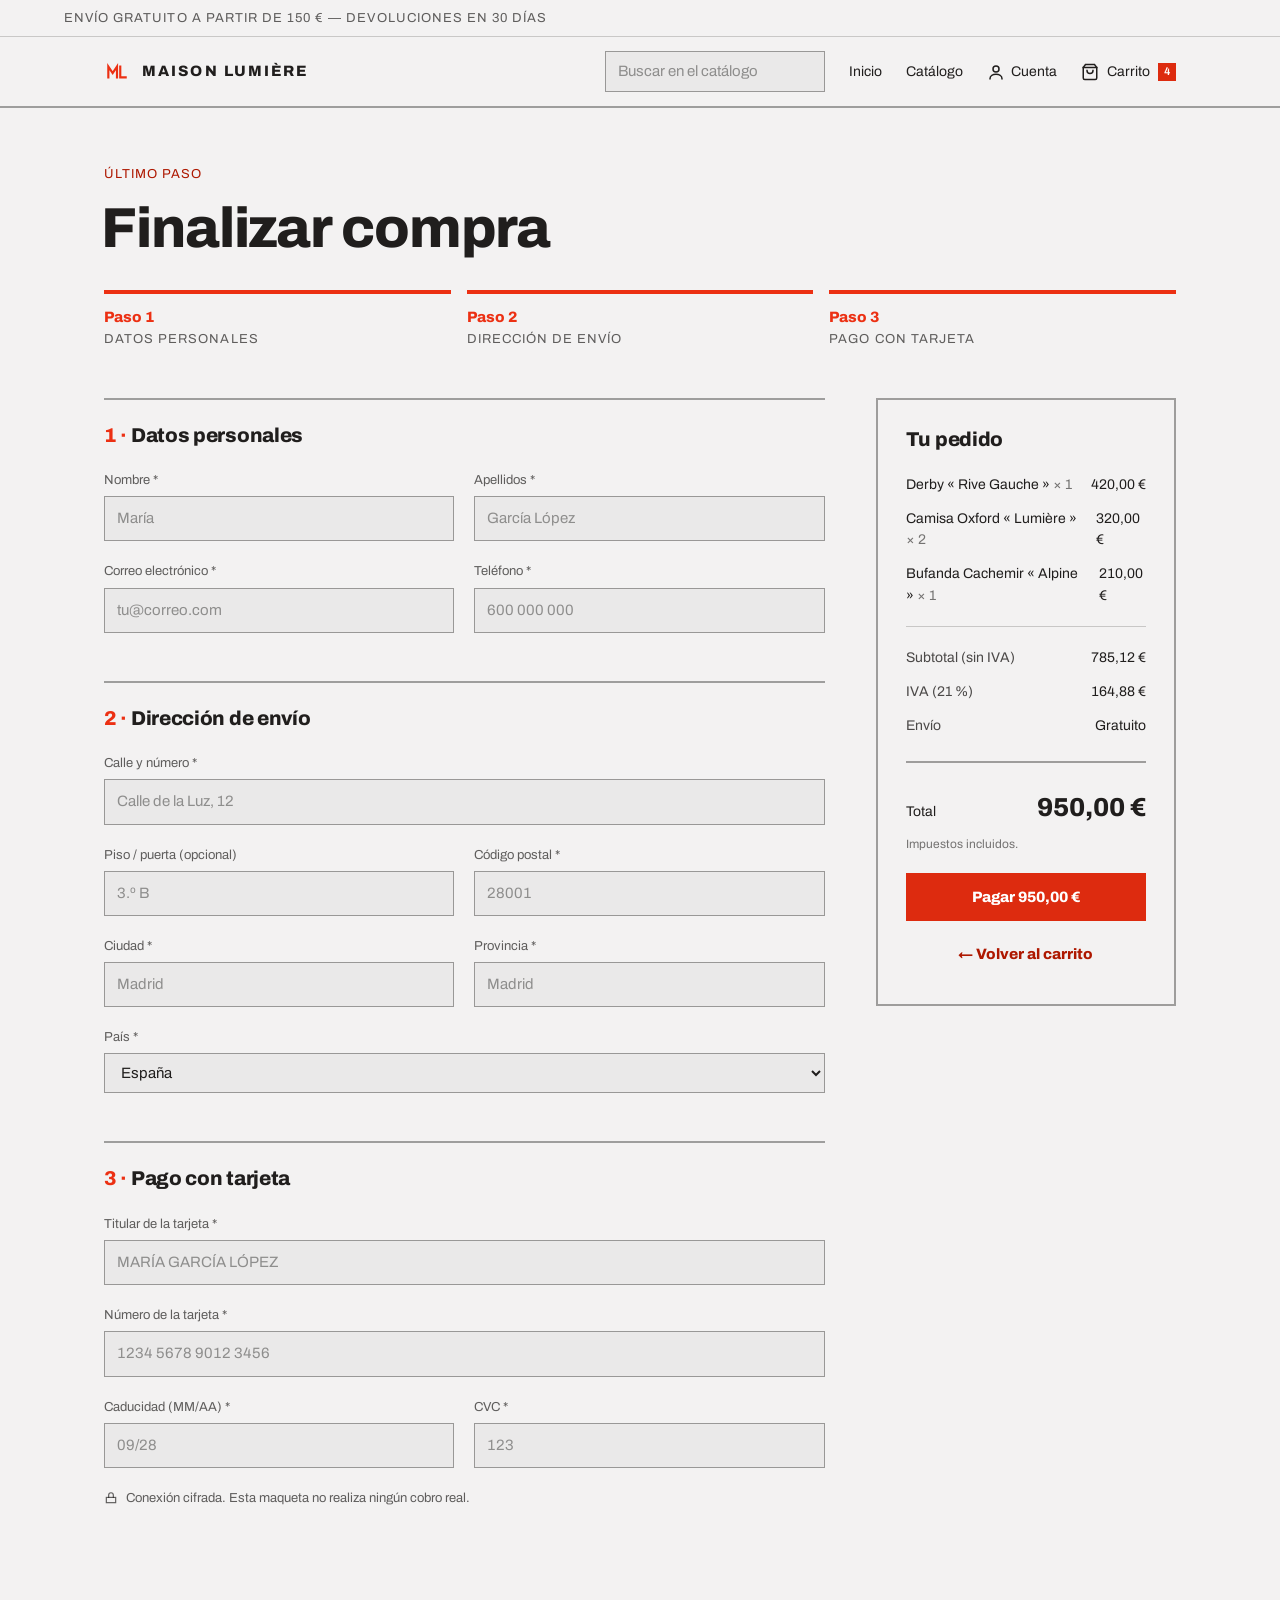
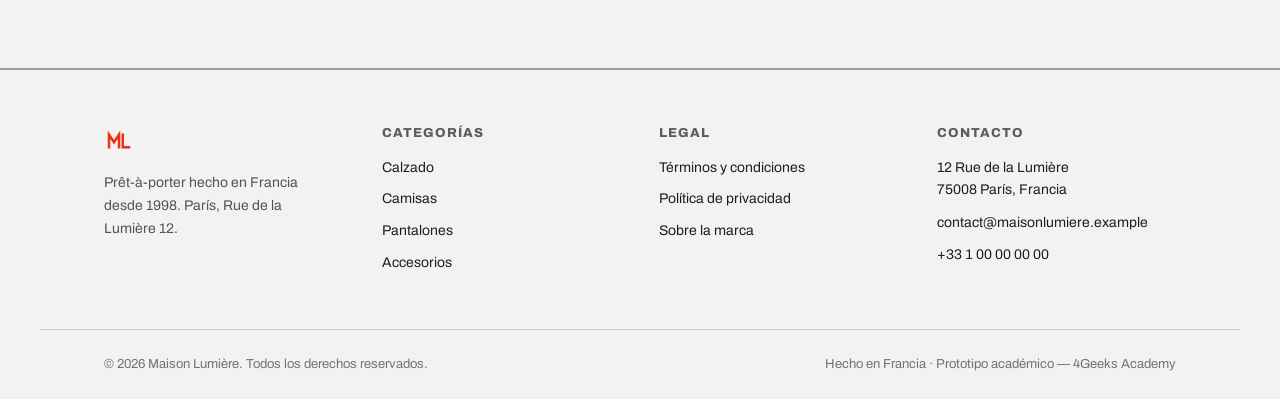
<file: maison-lumiere-final/checkout.html>
<!doctype html>
<!-- ════════════════════════════════════════════════════════════════════
     VISTA 5 de 5: CHECKOUT (checkout.html) · Maison Lumière
     ────────────────────────────────────────────────────────────────────
     ¿Qué es esta página?
     El formulario de pago, con el flujo en 3 pasos que pide el encargo:
       Paso 1 · Datos personales
       Paso 2 · Dirección de envío
       Paso 3 · Pago con tarjeta
     En el prototipo los tres pasos se presentan en una sola página,
     uno debajo de otro y numerados, para que el cliente pueda evaluar
     el flujo completo de un vistazo. En desarrollo real cada paso se
     validaría antes de mostrar el siguiente.

     Buenas prácticas aplicadas al formulario:
     · <fieldset> y <legend>: agrupan cada paso con su título. Es el
       HTML semántico correcto para formularios largos.
     · <label> unido a cada campo por su "for": al tocar la etiqueta
       se activa el campo, y los lectores de pantalla lo anuncian bien.
     · autocomplete: permite al navegador rellenar solo el nombre, la
       dirección o la tarjeta guardados del usuario.
     · inputmode y maxlength: en el móvil abre el teclado numérico
       donde toca y limita la longitud de tarjeta, caducidad y CVC.
     · required: el navegador avisa de los campos obligatorios sin
       necesidad de JavaScript.

     SEO: como el carrito, esta página es privada → "noindex".
     ════════════════════════════════════════════════════════════════════ -->
<html lang="es">
<head>
  <meta charset="utf-8">
  <meta name="viewport" content="width=device-width, initial-scale=1">

  <title>Finalizar compra | Maison Lumière</title>
  <meta name="description" content="Completa tu pedido en Maison Lumière: datos personales, dirección de envío y pago con tarjeta.">
  <!-- Página privada del usuario: no debe aparecer en buscadores -->
  <meta name="robots" content="noindex, nofollow">

  <link rel="icon" href="assets/img/logo.svg" type="image/svg+xml">
  <meta name="theme-color" content="#f3f2f2">

  <!-- Tipografía Archivo + CSS compilado de Tailwind -->
  <link rel="preconnect" href="https://fonts.googleapis.com">
  <link rel="preconnect" href="https://fonts.gstatic.com" crossorigin>
  <link href="https://fonts.googleapis.com/css2?family=Archivo:wght@400;600;800&display=swap" rel="stylesheet">
  <link rel="stylesheet" href="css/styles.css">
</head>

<body class="flex min-h-screen flex-col">

<!-- BEGIN navbar (canónico) -->

<!-- Enlace de accesibilidad: invisible salvo que se navegue con la
     tecla Tab; permite saltar directo al contenido principal -->
<a href="#contenido"
   class="sr-only focus:not-sr-only focus:absolute focus:left-2 focus:top-2 focus:z-50 focus:bg-tinta focus:px-4 focus:py-2 focus:text-crudo">
  Saltar al contenido
</a>

<!-- Barra de promoción: mensaje comercial fijo en todas las vistas -->
<p class="border-b border-tinta/20 bg-crudo px-[clamp(20px,5vw,72px)] py-2 text-[13px] uppercase tracking-[0.08em] text-tinta/70">
  Envío gratuito a partir de 150 € — devoluciones en 30 días
</p>

<header class="border-b-2 border-tinta/40 bg-crudo">
  <div class="contenedor flex items-center gap-6 py-3.5">

    <!-- Logo: monograma ML dibujado en SVG + nombre de la marca.
         mr-auto empuja el resto de la barra hacia la derecha -->
    <a href="index.html" class="mr-auto flex items-center gap-3" aria-label="Maison Lumière, ir al inicio">
      <svg width="26" height="26" viewBox="0 0 48 48" aria-hidden="true" fill="none"
           stroke="var(--color-acento)" stroke-width="4" stroke-linecap="square" stroke-linejoin="miter">
        <path d="M8 34 L8 14 L16 26 L24 14 L24 34"/>
        <path d="M30 14 L30 34 L40 34"/>
      </svg>
      <span class="text-[15px] font-extrabold uppercase tracking-[0.14em]">Maison Lumière</span>
    </a>

    <!-- Buscador (visible solo en escritorio; en móvil va dentro del menú) -->
    <form role="search" action="catalogo.html" method="get" class="hidden lg:block">
      <label for="buscador" class="sr-only">Buscar productos</label>
      <input id="buscador" name="q" type="search" placeholder="Buscar en el catálogo" class="campo w-[220px] py-2">
    </form>

    <!-- Navegación principal + menú de cuenta (escritorio) -->
    <nav aria-label="Principal" class="hidden items-center gap-6 text-[14px] lg:flex">
      <a data-nav="inicio" href="index.html" class="hover:text-acento">Inicio</a>
      <a data-nav="catalogo" href="catalogo.html" class="hover:text-acento">Catálogo</a>
      <a href="#" class="flex items-center gap-1.5 hover:text-acento" title="Tu cuenta (maqueta sin funcionalidad)">
        <svg width="18" height="18" viewBox="0 0 24 24" fill="none" stroke="currentColor" stroke-width="2"
             stroke-linecap="square" aria-hidden="true">
          <circle cx="12" cy="8" r="4"/><path d="M4 21c0-4 4-6 8-6s8 2 8 6"/>
        </svg>
        Cuenta
      </a>
    </nav>

    <!-- Carrito: visible SIEMPRE (móvil y escritorio), con contador
         de artículos. El "4" es el estado de ejemplo del prototipo:
         coincide con las unidades de la vista carrito.html -->
    <a data-nav="carrito" href="carrito.html" class="flex items-center gap-2 text-[14px] hover:text-acento"
       aria-label="Carrito, 4 artículos">
      <svg width="18" height="18" viewBox="0 0 24 24" fill="none" stroke="currentColor" stroke-width="2"
           stroke-linecap="square" stroke-linejoin="miter" aria-hidden="true">
        <path d="M6 2 3 6v14a2 2 0 0 0 2 2h14a2 2 0 0 0 2-2V6l-3-4Z"/>
        <path d="M3 6h18"/>
        <path d="M16 10a4 4 0 0 1-8 0"/>
      </svg>
      <span class="hidden sm:inline">Carrito</span>
      <span aria-hidden="true"
            class="inline-flex h-[18px] min-w-[18px] items-center justify-center bg-acento-fuerte px-1 text-[11px] font-semibold tabular-nums text-white">4</span>
    </a>

    <!-- Menú móvil: <details> abre y cierra el panel sin JavaScript -->
    <details class="relative lg:hidden">
      <summary class="cursor-pointer p-2" aria-label="Abrir menú de navegación">
        <svg width="24" height="24" viewBox="0 0 24 24" fill="none" stroke="currentColor" stroke-width="2"
             stroke-linecap="square" aria-hidden="true">
          <path d="M4 6h16M4 12h16M4 18h16"/>
        </svg>
      </summary>
      <div class="absolute right-0 z-40 mt-3 w-64 border-2 border-tinta/40 bg-crudo p-5 shadow-lg">
        <form role="search" action="catalogo.html" method="get" class="mb-4">
          <label for="buscador-movil" class="sr-only">Buscar productos</label>
          <input id="buscador-movil" name="q" type="search" placeholder="Buscar…" class="campo py-2">
        </form>
        <nav aria-label="Principal (móvil)" class="flex flex-col gap-4 text-[14px]">
          <a data-nav="inicio" href="index.html" class="hover:text-acento">Inicio</a>
          <a data-nav="catalogo" href="catalogo.html" class="hover:text-acento">Catálogo</a>
          <a data-nav="carrito" href="carrito.html" class="hover:text-acento">Carrito</a>
          <a href="#" class="hover:text-acento">Cuenta</a>
        </nav>
      </div>
    </details>
  </div>
</header>
<!-- END navbar (canónico) -->

  <main id="contenido" class="flex-1">
    <div class="contenedor">

      <!-- ════════════════ CABECERA DEL CHECKOUT ════════════════ -->
      <section class="pb-8 pt-14">
        <span class="etiqueta-seccion mb-3.5">Último paso</span>
        <h1 class="ml-[-0.05em] text-[clamp(36px,4.4vw,64px)] leading-[1.06] tracking-[-0.02em]">Finalizar compra</h1>
      </section>

      <!-- ════════════════ INDICADOR DE PASOS ════════════════
           Barra de progreso del flujo: 1 Datos → 2 Envío → 3 Pago.
           Es una lista ordenada <ol>, la etiqueta semántica correcta
           para una secuencia de pasos. -->
      <ol aria-label="Pasos del proceso de compra" class="mb-12 grid grid-cols-1 gap-4 sm:grid-cols-3">
        <li class="border-t-4 border-acento pt-3">
          <p class="text-[15px] font-extrabold tabular-nums text-acento">Paso 1</p>
          <p class="text-[13px] uppercase tracking-[0.08em] text-tinta/70">Datos personales</p>
        </li>
        <li class="border-t-4 border-acento pt-3">
          <p class="text-[15px] font-extrabold tabular-nums text-acento">Paso 2</p>
          <p class="text-[13px] uppercase tracking-[0.08em] text-tinta/70">Dirección de envío</p>
        </li>
        <li class="border-t-4 border-acento pt-3">
          <p class="text-[15px] font-extrabold tabular-nums text-acento">Paso 3</p>
          <p class="text-[13px] uppercase tracking-[0.08em] text-tinta/70">Pago con tarjeta</p>
        </li>
      </ol>

      <!-- ════════════════ FORMULARIO + RESUMEN ════════════════
           Un único <form> envuelve los tres pasos y el botón "Pagar".
           action="#" porque es una maqueta: en producción enviaría los
           datos cifrados a la pasarela de pago. -->
      <form action="#" method="post" class="flex flex-wrap items-start gap-x-[clamp(32px,4vw,72px)] gap-y-12 pb-20">

        <div class="min-w-0 flex-[999_1_460px]">

          <!-- ─────────── PASO 1 · DATOS PERSONALES ─────────── -->
          <fieldset class="border-t-2 border-tinta/40 pt-6">
            <legend class="sr-only">Paso 1: datos personales</legend>
            <h2 class="text-[20px]"><span class="tabular-nums text-acento">1 ·</span> Datos personales</h2>
            <div class="mt-6 grid gap-5 sm:grid-cols-2">
              <div>
                <label class="etiqueta-campo" for="nombre">Nombre *</label>
                <input class="campo" id="nombre" name="nombre" type="text" autocomplete="given-name" required placeholder="María">
              </div>
              <div>
                <label class="etiqueta-campo" for="apellidos">Apellidos *</label>
                <input class="campo" id="apellidos" name="apellidos" type="text" autocomplete="family-name" required placeholder="García López">
              </div>
              <div>
                <label class="etiqueta-campo" for="email">Correo electrónico *</label>
                <input class="campo" id="email" name="email" type="email" autocomplete="email" required placeholder="tu@correo.com">
              </div>
              <div>
                <label class="etiqueta-campo" for="telefono">Teléfono *</label>
                <input class="campo" id="telefono" name="telefono" type="tel" autocomplete="tel" inputmode="tel" required placeholder="600 000 000">
              </div>
            </div>
          </fieldset>

          <!-- ─────────── PASO 2 · DIRECCIÓN DE ENVÍO ─────────── -->
          <fieldset class="mt-12 border-t-2 border-tinta/40 pt-6">
            <legend class="sr-only">Paso 2: dirección de envío</legend>
            <h2 class="text-[20px]"><span class="tabular-nums text-acento">2 ·</span> Dirección de envío</h2>
            <div class="mt-6 grid gap-5 sm:grid-cols-2">
              <div class="sm:col-span-2">
                <label class="etiqueta-campo" for="direccion">Calle y número *</label>
                <input class="campo" id="direccion" name="direccion" type="text" autocomplete="street-address" required placeholder="Calle de la Luz, 12">
              </div>
              <div>
                <label class="etiqueta-campo" for="piso">Piso / puerta (opcional)</label>
                <input class="campo" id="piso" name="piso" type="text" placeholder="3.º B">
              </div>
              <div>
                <label class="etiqueta-campo" for="cp">Código postal *</label>
                <input class="campo tabular-nums" id="cp" name="cp" type="text" autocomplete="postal-code" inputmode="numeric" maxlength="5" required placeholder="28001">
              </div>
              <div>
                <label class="etiqueta-campo" for="ciudad">Ciudad *</label>
                <input class="campo" id="ciudad" name="ciudad" type="text" autocomplete="address-level2" required placeholder="Madrid">
              </div>
              <div>
                <label class="etiqueta-campo" for="provincia">Provincia *</label>
                <input class="campo" id="provincia" name="provincia" type="text" autocomplete="address-level1" required placeholder="Madrid">
              </div>
              <div class="sm:col-span-2">
                <label class="etiqueta-campo" for="pais">País *</label>
                <select class="campo" id="pais" name="pais" autocomplete="country-name" required>
                  <option value="ES" selected>España</option>
                  <option value="FR">Francia</option>
                  <option value="PT">Portugal</option>
                  <option value="IT">Italia</option>
                  <option value="DE">Alemania</option>
                </select>
              </div>
            </div>
          </fieldset>

          <!-- ─────────── PASO 3 · PAGO CON TARJETA ─────────── -->
          <fieldset class="mt-12 border-t-2 border-tinta/40 pt-6">
            <legend class="sr-only">Paso 3: pago con tarjeta</legend>
            <h2 class="text-[20px]"><span class="tabular-nums text-acento">3 ·</span> Pago con tarjeta</h2>
            <div class="mt-6 grid gap-5 sm:grid-cols-2">
              <div class="sm:col-span-2">
                <label class="etiqueta-campo" for="titular">Titular de la tarjeta *</label>
                <input class="campo" id="titular" name="titular" type="text" autocomplete="cc-name" required placeholder="MARÍA GARCÍA LÓPEZ">
              </div>
              <div class="sm:col-span-2">
                <label class="etiqueta-campo" for="tarjeta">Número de la tarjeta *</label>
                <input class="campo tabular-nums" id="tarjeta" name="tarjeta" type="text" autocomplete="cc-number" inputmode="numeric" maxlength="19" required placeholder="1234 5678 9012 3456">
              </div>
              <div>
                <label class="etiqueta-campo" for="caducidad">Caducidad (MM/AA) *</label>
                <input class="campo tabular-nums" id="caducidad" name="caducidad" type="text" autocomplete="cc-exp" inputmode="numeric" maxlength="5" required placeholder="09/28">
              </div>
              <div>
                <label class="etiqueta-campo" for="cvc">CVC *</label>
                <input class="campo tabular-nums" id="cvc" name="cvc" type="text" autocomplete="cc-csc" inputmode="numeric" maxlength="4" required placeholder="123">
              </div>
            </div>
            <!-- Mensaje de confianza bajo los campos de pago -->
            <p class="mt-5 flex items-center gap-2 text-[13px] text-tinta/70">
              <svg width="14" height="14" viewBox="0 0 24 24" fill="none" stroke="currentColor" stroke-width="2"
                   stroke-linecap="square" aria-hidden="true">
                <rect x="4" y="11" width="16" height="9"/><path d="M8 11V7a4 4 0 0 1 8 0v4"/>
              </svg>
              Conexión cifrada. Esta maqueta no realiza ningún cobro real.
            </p>
          </fieldset>
        </div>

        <!-- ─────────── RESUMEN DEL PEDIDO + BOTÓN PAGAR ───────────
             La misma cuenta que en el carrito, en versión compacta,
             para que el cliente confirme lo que va a pagar. -->
        <aside aria-label="Resumen del pedido" class="w-full max-w-[420px] flex-[1_1_300px] border-2 border-tinta/40 p-7 lg:sticky lg:top-6">
          <h2 class="text-[20px]">Tu pedido</h2>

          <ul class="mt-6 flex flex-col gap-3 border-b border-tinta/20 pb-5 text-[14px]">
            <li class="flex justify-between gap-4">
              <span>Derby « Rive Gauche » <span class="text-tinta/60">× 1</span></span>
              <span class="tabular-nums">420,00 €</span>
            </li>
            <li class="flex justify-between gap-4">
              <span>Camisa Oxford « Lumière » <span class="text-tinta/60">× 2</span></span>
              <span class="tabular-nums">320,00 €</span>
            </li>
            <li class="flex justify-between gap-4">
              <span>Bufanda Cachemir « Alpine » <span class="text-tinta/60">× 1</span></span>
              <span class="tabular-nums">210,00 €</span>
            </li>
          </ul>

          <dl>
            <div class="mt-5 flex justify-between gap-4 text-[14px]">
              <dt class="text-tinta/80">Subtotal (sin IVA)</dt>
              <dd class="tabular-nums">785,12 €</dd>
            </div>
            <div class="mt-3 flex justify-between gap-4 text-[14px]">
              <dt class="text-tinta/80">IVA (21 %)</dt>
              <dd class="tabular-nums">164,88 €</dd>
            </div>
            <div class="mt-3 flex justify-between gap-4 text-[14px]">
              <dt class="text-tinta/80">Envío</dt>
              <dd>Gratuito</dd>
            </div>
            <hr class="separador my-6">
            <div class="flex items-baseline justify-between gap-4">
              <dt class="text-[14px]">Total</dt>
              <dd class="text-[26px] font-extrabold tabular-nums">950,00 €</dd>
            </div>
          </dl>
          <p class="mt-2 text-[12px] text-tinta/60">Impuestos incluidos.</p>

          <!-- El botón que envía el formulario completo -->
          <button type="submit" class="btn btn-primario mt-5 h-12 w-full">Pagar 950,00 €</button>

          <a href="carrito.html" class="btn btn-fantasma mt-3 w-full">← Volver al carrito</a>
        </aside>
      </form>
    </div>
  </main>

<!-- BEGIN footer (canónico) -->
<footer class="mt-20 border-t-2 border-tinta/40 bg-crudo">
  <div class="contenedor grid grid-cols-1 gap-x-[clamp(24px,3vw,48px)] gap-y-10 py-14 sm:grid-cols-2 lg:grid-cols-4">

    <!-- Columna 1: la marca -->
    <div>
      <svg width="30" height="30" viewBox="0 0 48 48" aria-hidden="true" fill="none"
           stroke="var(--color-acento)" stroke-width="4" stroke-linecap="square" stroke-linejoin="miter">
        <path d="M8 34 L8 14 L16 26 L24 14 L24 34"/>
        <path d="M30 14 L30 34 L40 34"/>
      </svg>
      <p class="mt-4 max-w-[26ch] text-[14px] leading-relaxed text-tinta/75">
        Prêt-à-porter hecho en Francia desde 1998. París, Rue de la Lumière 12.
      </p>
    </div>

    <!-- Columna 2: categorías de la tienda (los enlaces llevan a la
         vista catálogo; ?cat= indica la categoría preseleccionada) -->
    <nav aria-label="Categorías" class="flex flex-col gap-2.5">
      <h2 class="mb-1.5 text-[13px] font-extrabold uppercase tracking-[0.08em] text-tinta/70">Categorías</h2>
      <a href="catalogo.html?cat=calzado" class="text-[14px] hover:text-acento">Calzado</a>
      <a href="catalogo.html?cat=camisas" class="text-[14px] hover:text-acento">Camisas</a>
      <a href="catalogo.html?cat=pantalones" class="text-[14px] hover:text-acento">Pantalones</a>
      <a href="catalogo.html?cat=accesorios" class="text-[14px] hover:text-acento">Accesorios</a>
    </nav>

    <!-- Columna 3: enlaces legales (en el prototipo apuntan a "#"
         porque esas páginas aún no forman parte del encargo) -->
    <nav aria-label="Legal" class="flex flex-col gap-2.5">
      <h2 class="mb-1.5 text-[13px] font-extrabold uppercase tracking-[0.08em] text-tinta/70">Legal</h2>
      <a href="#" class="text-[14px] hover:text-acento">Términos y condiciones</a>
      <a href="#" class="text-[14px] hover:text-acento">Política de privacidad</a>
      <a href="#" class="text-[14px] hover:text-acento">Sobre la marca</a>
    </nav>

    <!-- Columna 4: contacto. <address> es la etiqueta HTML pensada
         justo para esto (datos de contacto), buena señal para el SEO -->
    <div class="flex flex-col gap-2.5">
      <h2 class="mb-1.5 text-[13px] font-extrabold uppercase tracking-[0.08em] text-tinta/70">Contacto</h2>
      <address class="flex flex-col gap-2.5 not-italic">
        <p class="text-[14px] leading-relaxed">12 Rue de la Lumière<br>75008 París, Francia</p>
        <a href="mailto:contact@maisonlumiere.example" class="text-[14px] hover:text-acento">contact@maisonlumiere.example</a>
        <a href="tel:+33100000000" class="text-[14px] tabular-nums hover:text-acento">+33 1 00 00 00 00</a>
      </address>
    </div>
  </div>

  <!-- Línea final con el copyright -->
  <div class="contenedor flex flex-col gap-2 border-t border-tinta/20 py-6 text-[13px] text-tinta/60 sm:flex-row sm:justify-between">
    <p>© 2026 Maison Lumière. Todos los derechos reservados.</p>
    <p>Hecho en Francia · Prototipo académico — 4Geeks Academy</p>
  </div>
</footer>

<!-- Datos estructurados Schema.org (SEO): describen la empresa en un
     formato que los buscadores leen directamente. No se ve en pantalla. -->
<script type="application/ld+json">
{
  "@context": "https://schema.org",
  "@type": "Organization",
  "name": "Maison Lumière",
  "url": "https://maisonlumiere.example/",
  "logo": "https://maisonlumiere.example/assets/img/logo.svg",
  "description": "Marca francesa de moda: prêt-à-porter, calzado y accesorios confeccionados en Francia desde 1998.",
  "address": {
    "@type": "PostalAddress",
    "streetAddress": "12 Rue de la Lumière",
    "postalCode": "75008",
    "addressLocality": "París",
    "addressCountry": "FR"
  },
  "contactPoint": {
    "@type": "ContactPoint",
    "telephone": "+33-1-00-00-00-00",
    "contactType": "customer service",
    "email": "contact@maisonlumiere.example"
  }
}
</script>
<!-- END footer (canónico) -->

</body>
</html>
</file>
<file: css/styles.css>
/*! tailwindcss v4.3.3 | MIT License | https://tailwindcss.com */
@layer properties{@supports (((-webkit-hyphens:none)) and (not (margin-trim:inline))) or ((-moz-orient:inline) and (not (color:rgb(from red r g b)))){*,:before,:after,::backdrop{--tw-scroll-snap-strictness:proximity;--tw-space-y-reverse:0;--tw-border-style:solid;--tw-leading:initial;--tw-font-weight:initial;--tw-tracking:initial;--tw-ordinal:initial;--tw-slashed-zero:initial;--tw-numeric-figure:initial;--tw-numeric-spacing:initial;--tw-numeric-fraction:initial;--tw-shadow:0 0 #0000;--tw-shadow-color:initial;--tw-shadow-alpha:100%;--tw-inset-shadow:0 0 #0000;--tw-inset-shadow-color:initial;--tw-inset-shadow-alpha:100%;--tw-ring-color:initial;--tw-ring-shadow:0 0 #0000;--tw-inset-ring-color:initial;--tw-inset-ring-shadow:0 0 #0000;--tw-ring-inset:initial;--tw-ring-offset-width:0px;--tw-ring-offset-color:#fff;--tw-ring-offset-shadow:0 0 #0000;--tw-duration:initial;--tw-outline-style:solid;--tw-blur:initial;--tw-brightness:initial;--tw-contrast:initial;--tw-grayscale:initial;--tw-hue-rotate:initial;--tw-invert:initial;--tw-opacity:initial;--tw-saturate:initial;--tw-sepia:initial;--tw-drop-shadow:initial;--tw-drop-shadow-color:initial;--tw-drop-shadow-alpha:100%;--tw-drop-shadow-size:initial}}}@layer theme{:root,:host{--font-sans:"Archivo", system-ui, -apple-system, "Segoe UI", Roboto, Helvetica, Arial, sans-serif;--font-mono:ui-monospace, SFMono-Regular, Menlo, Monaco, Consolas, "Liberation Mono", "Courier New", monospace;--color-emerald-700:oklch(50.8% .118 165.612);--color-slate-50:oklch(98.4% .003 247.858);--color-slate-100:oklch(96.8% .007 247.896);--color-slate-200:oklch(92.9% .013 255.508);--color-slate-300:oklch(86.9% .022 252.894);--color-slate-400:oklch(70.4% .04 256.788);--color-slate-500:oklch(55.4% .046 257.417);--color-slate-600:oklch(44.6% .043 257.281);--color-slate-700:oklch(37.2% .044 257.287);--color-slate-800:oklch(27.9% .041 260.031);--color-slate-900:oklch(20.8% .042 265.755);--color-white:#fff;--spacing:.25rem;--container-2xl:42rem;--container-7xl:80rem;--text-sm:.875rem;--text-sm--line-height:calc(1.25 / .875);--text-base:1rem;--text-base--line-height:calc(1.5 / 1);--text-lg:1.125rem;--text-lg--line-height:calc(1.75 / 1.125);--text-xl:1.25rem;--text-xl--line-height:calc(1.75 / 1.25);--text-3xl:1.875rem;--text-3xl--line-height:calc(2.25 / 1.875);--text-4xl:2.25rem;--text-4xl--line-height:calc(2.5 / 2.25);--font-weight-medium:500;--font-weight-semibold:600;--font-weight-bold:700;--font-weight-extrabold:800;--tracking-tight:-.025em;--tracking-wide:.025em;--tracking-wider:.05em;--leading-tight:1.25;--leading-snug:1.375;--leading-relaxed:1.625;--radius-md:.375rem;--radius-lg:.5rem;--radius-xl:.75rem;--default-transition-duration:.15s;--default-transition-timing-function:cubic-bezier(.4, 0, .2, 1);--default-font-family:var(--font-sans);--default-mono-font-family:var(--font-mono);--color-crudo:#f3f2f2;--color-superficie:#eae9e9;--color-tinta:#201e1d;--color-acento:#ec3013;--color-acento-fuerte:#dd2b0f;--color-acento-oscuro:#ae1800;--color-acento-claro:#fff2ef;--color-acento-noche:#7c1405;--color-humo:#f8f4f4;--color-grafito:#444141}}@layer base{*,:after,:before,::backdrop{box-sizing:border-box;border:0 solid;margin:0;padding:0}::file-selector-button{box-sizing:border-box;border:0 solid;margin:0;padding:0}html,:host{-webkit-text-size-adjust:100%;tab-size:4;line-height:1.5;font-family:var(--default-font-family,-apple-system, BlinkMacSystemFont, "Segoe UI", Roboto, "Helvetica Neue", "Noto Sans", Arial, sans-serif, "Apple Color Emoji", "Segoe UI Emoji", "Segoe UI Symbol", "Noto Color Emoji");font-feature-settings:var(--default-font-feature-settings,normal);font-variation-settings:var(--default-font-variation-settings,normal);-webkit-tap-highlight-color:transparent}hr{height:0;color:inherit;border-top-width:1px}abbr:where([title]){-webkit-text-decoration:underline dotted;text-decoration:underline dotted}h1,h2,h3,h4,h5,h6{font-size:inherit;font-weight:inherit}a{color:inherit;-webkit-text-decoration:inherit;-webkit-text-decoration:inherit;-webkit-text-decoration:inherit;text-decoration:inherit}b,strong{font-weight:bolder}code,kbd,samp,pre{font-family:var(--default-mono-font-family,ui-monospace, SFMono-Regular, Menlo, Monaco, Consolas, "Liberation Mono", "Courier New", monospace);font-feature-settings:var(--default-mono-font-feature-settings,normal);font-variation-settings:var(--default-mono-font-variation-settings,normal);font-size:1em}small{font-size:80%}sub,sup{vertical-align:baseline;font-size:75%;line-height:0;position:relative}sub{bottom:-.25em}sup{top:-.5em}table{text-indent:0;border-color:inherit;border-collapse:collapse}:-moz-focusring:where(:not(iframe)){outline:auto}progress{vertical-align:baseline}summary{display:list-item}ol,ul,menu{list-style:none}img,svg,video,canvas,audio,iframe,embed,object{vertical-align:middle;display:block}img,video{max-width:100%;height:auto}button,input,select,optgroup,textarea{font:inherit;font-feature-settings:inherit;font-variation-settings:inherit;letter-spacing:inherit;color:inherit;opacity:1;background-color:#0000;border-radius:0}::file-selector-button{font:inherit;font-feature-settings:inherit;font-variation-settings:inherit;letter-spacing:inherit;color:inherit;opacity:1;background-color:#0000;border-radius:0}:where(select:is([multiple],[size])) optgroup{font-weight:bolder}:where(select:is([multiple],[size])) optgroup option{padding-inline-start:20px}::file-selector-button{margin-inline-end:4px}::placeholder{opacity:1}@supports (not ((-webkit-appearance:-apple-pay-button))) or (contain-intrinsic-size:1px){::placeholder{color:currentColor}@supports (color:color-mix(in lab, red, red)){::placeholder{color:color-mix(in oklab, currentcolor 50%, transparent)}}}textarea{resize:vertical}::-webkit-search-decoration{-webkit-appearance:none}::-webkit-date-and-time-value{min-height:1lh;text-align:inherit}::-webkit-datetime-edit{display:inline-flex}::-webkit-datetime-edit-fields-wrapper{padding:0}::-webkit-datetime-edit{padding-block:0}::-webkit-datetime-edit-year-field{padding-block:0}::-webkit-datetime-edit-month-field{padding-block:0}::-webkit-datetime-edit-day-field{padding-block:0}::-webkit-datetime-edit-hour-field{padding-block:0}::-webkit-datetime-edit-minute-field{padding-block:0}::-webkit-datetime-edit-second-field{padding-block:0}::-webkit-datetime-edit-millisecond-field{padding-block:0}::-webkit-datetime-edit-meridiem-field{padding-block:0}::-webkit-calendar-picker-indicator{line-height:1}:-moz-ui-invalid{box-shadow:none}button,input:where([type=button],[type=reset],[type=submit]){appearance:button}::file-selector-button{appearance:button}::-webkit-inner-spin-button{height:auto}::-webkit-outer-spin-button{height:auto}[hidden]:where(:not([hidden=until-found])){display:none!important}html{-webkit-text-size-adjust:100%;scroll-behavior:smooth}body{background-color:var(--color-crudo);font-family:var(--font-sans);--tw-leading:1.55;color:var(--color-tinta);-webkit-font-smoothing:antialiased;-moz-osx-font-smoothing:grayscale;font-size:15px;line-height:1.55}h1,h2,h3,h4{--tw-leading:1.12;--tw-font-weight:var(--font-weight-extrabold);line-height:1.12;font-weight:var(--font-weight-extrabold);--tw-tracking:-.015em;letter-spacing:-.015em}h1,h2{text-wrap:balance}p,li{text-wrap:pretty}:focus-visible{outline-style:var(--tw-outline-style);outline-offset:2px;outline-width:2px;outline-color:var(--color-acento)}::selection{background:#ec30134d}a[aria-current=page]{--tw-font-weight:var(--font-weight-semibold);font-weight:var(--font-weight-semibold);color:var(--color-acento-oscuro)}summary::-webkit-details-marker{display:none}summary{list-style:none}}@layer components{.contenedor{width:100%;max-width:1200px;margin-inline:auto;padding-inline:clamp(20px,5vw,72px)}.etiqueta-seccion{--tw-tracking:.08em;letter-spacing:.08em;color:var(--color-acento-oscuro);text-transform:uppercase;font-size:13px;display:block}.separador{border-style:var(--tw-border-style);background-color:#201e1d66;border-width:0;height:2px}@supports (color:color-mix(in lab, red, red)){.separador{background-color:color-mix(in oklab, var(--color-tinta) 40%, transparent)}}.btn{cursor:pointer;justify-content:center;align-items:center;gap:calc(var(--spacing) * 2);padding-inline:calc(var(--spacing) * 5);padding-block:calc(var(--spacing) * 3);--tw-leading:var(--leading-tight);font-size:15px;line-height:var(--leading-tight);--tw-font-weight:var(--font-weight-extrabold);font-weight:var(--font-weight-extrabold);transition-property:color,background-color,border-color,outline-color,text-decoration-color,fill,stroke,--tw-gradient-from,--tw-gradient-via,--tw-gradient-to;transition-timing-function:var(--tw-ease,var(--default-transition-timing-function));transition-duration:var(--tw-duration,var(--default-transition-duration));display:inline-flex}.btn-primario{background-color:var(--color-acento-fuerte);color:var(--color-white)}@media (hover:hover){.btn-primario:hover{background-color:var(--color-acento-oscuro)}}.btn-secundario{border-style:var(--tw-border-style);border-width:1px;border-color:#201e1d66}@supports (color:color-mix(in lab, red, red)){.btn-secundario{border-color:color-mix(in oklab, var(--color-tinta) 40%, transparent)}}.btn-secundario{color:var(--color-tinta)}@media (hover:hover){.btn-secundario:hover{background-color:#201e1d0d}@supports (color:color-mix(in lab, red, red)){.btn-secundario:hover{background-color:color-mix(in oklab, var(--color-tinta) 5%, transparent)}}}.btn-fantasma{padding-inline:calc(var(--spacing) * 2);color:var(--color-acento-oscuro)}@media (hover:hover){.btn-fantasma:hover{background-color:#ec30131a}@supports (color:color-mix(in lab, red, red)){.btn-fantasma:hover{background-color:color-mix(in oklab, var(--color-acento) 10%, transparent)}}}.etiqueta-campo{margin-bottom:calc(var(--spacing) * 1.5);color:#201e1db3;font-size:13px;display:block}@supports (color:color-mix(in lab, red, red)){.etiqueta-campo{color:color-mix(in oklab, var(--color-tinta) 70%, transparent)}}.campo{border-style:var(--tw-border-style);border-width:1px;border-color:#201e1d66;width:100%}@supports (color:color-mix(in lab, red, red)){.campo{border-color:color-mix(in oklab, var(--color-tinta) 40%, transparent)}}.campo{background-color:var(--color-superficie);padding-inline:calc(var(--spacing) * 3);padding-block:calc(var(--spacing) * 2.5);color:var(--color-tinta);font-size:15px}.campo::placeholder{color:#201e1d73}@supports (color:color-mix(in lab, red, red)){.campo::placeholder{color:color-mix(in oklab, var(--color-tinta) 45%, transparent)}}@media (hover:hover){.campo:hover{border-color:#201e1d99}@supports (color:color-mix(in lab, red, red)){.campo:hover{border-color:color-mix(in oklab, var(--color-tinta) 60%, transparent)}}}.campo:focus{border-color:var(--color-acento);--tw-outline-style:none;outline-style:none}.campo:focus-visible{outline-style:var(--tw-outline-style);outline-width:2px;outline-color:var(--color-acento)}.segmento{border-style:var(--tw-border-style);border-width:1px;border-color:#201e1d66;flex-wrap:wrap;display:inline-flex}@supports (color:color-mix(in lab, red, red)){.segmento{border-color:color-mix(in oklab, var(--color-tinta) 40%, transparent)}}.segmento-opcion{cursor:pointer;justify-content:center;align-items:center;gap:calc(var(--spacing) * 1.5);padding-inline:calc(var(--spacing) * 3);padding-block:calc(var(--spacing) * 2);font-size:13px;display:inline-flex}.segmento-opcion+.segmento-opcion{border-left:1px solid #201e1d66}.segmento-opcion:has(input:checked){background-color:var(--color-acento-fuerte);color:var(--color-white)}.segmento-opcion:not(:has(input:checked)):hover{background-color:#201e1d0d}@supports (color:color-mix(in lab, red, red)){.segmento-opcion:not(:has(input:checked)):hover{background-color:color-mix(in oklab, var(--color-tinta) 5%, transparent)}}.segmento-opcion:has(input:focus-visible){outline-style:var(--tw-outline-style);outline-offset:calc(2px * -1);outline-width:2px;outline-color:var(--color-acento)}.segmento-opcion input{pointer-events:none;opacity:0;width:0;height:0;position:absolute}.etiqueta{padding-inline:calc(var(--spacing) * 2.5);--tw-tracking:.02em;letter-spacing:.02em;white-space:nowrap;align-items:center;padding-block:3px;font-size:11px;display:inline-flex}.etiqueta-roja{background-color:var(--color-acento-claro);color:var(--color-acento-noche)}.etiqueta-neutra{background-color:var(--color-humo);color:var(--color-grafito)}.foto-bn{object-fit:cover;--tw-contrast:contrast(1.08);--tw-grayscale:grayscale(100%);width:100%;height:100%;filter:var(--tw-blur,) var(--tw-brightness,) var(--tw-contrast,) var(--tw-grayscale,) var(--tw-hue-rotate,) var(--tw-invert,) var(--tw-saturate,) var(--tw-sepia,) var(--tw-drop-shadow,)}}@layer utilities{.invisible{visibility:hidden}.visible{visibility:visible}.sr-only{clip-path:inset(50%);white-space:nowrap;border-width:0;width:1px;height:1px;margin:-1px;padding:0;position:absolute;overflow:hidden}.absolute{position:absolute}.relative{position:relative}.right-0{right:0}.z-40{z-index:40}.col-span-2{grid-column:span 2/span 2}.mx-auto{margin-inline:auto}.my-5{margin-block:calc(var(--spacing) * 5)}.mt-0\.5{margin-top:calc(var(--spacing) * .5)}.mt-1{margin-top:var(--spacing)}.mt-2{margin-top:calc(var(--spacing) * 2)}.mt-3{margin-top:calc(var(--spacing) * 3)}.mt-3\.5{margin-top:calc(var(--spacing) * 3.5)}.mt-4{margin-top:calc(var(--spacing) * 4)}.mt-5{margin-top:calc(var(--spacing) * 5)}.mt-6{margin-top:calc(var(--spacing) * 6)}.mt-8{margin-top:calc(var(--spacing) * 8)}.mt-10{margin-top:calc(var(--spacing) * 10)}.mt-16{margin-top:calc(var(--spacing) * 16)}.mt-20{margin-top:calc(var(--spacing) * 20)}.mt-auto{margin-top:auto}.mr-auto{margin-right:auto}.mb-1\.5{margin-bottom:calc(var(--spacing) * 1.5)}.mb-2{margin-bottom:calc(var(--spacing) * 2)}.mb-3{margin-bottom:calc(var(--spacing) * 3)}.mb-3\.5{margin-bottom:calc(var(--spacing) * 3.5)}.mb-4{margin-bottom:calc(var(--spacing) * 4)}.mb-8{margin-bottom:calc(var(--spacing) * 8)}.mb-9{margin-bottom:calc(var(--spacing) * 9)}.mb-10{margin-bottom:calc(var(--spacing) * 10)}.ml-\[-0\.04em\]{margin-left:-.04em}.ml-auto{margin-left:auto}.block{display:block}.flex{display:flex}.grid{display:grid}.hidden{display:none}.inline-flex{display:inline-flex}.aspect-\[3\/2\]{aspect-ratio:3/2}.aspect-\[3\/4\]{aspect-ratio:3/4}.aspect-\[4\/5\]{aspect-ratio:4/5}.aspect-square{aspect-ratio:1}.h-\[18px\]{height:18px}.h-\[46px\]{height:46px}.h-fit{height:fit-content}.h-full{height:100%}.min-h-screen{min-height:100vh}.w-20{width:calc(var(--spacing) * 20)}.w-24{width:calc(var(--spacing) * 24)}.w-64{width:calc(var(--spacing) * 64)}.w-\[72\%\]{width:72%}.w-\[220px\]{width:220px}.w-full{width:100%}.max-w-2xl{max-width:var(--container-2xl)}.max-w-7xl{max-width:var(--container-7xl)}.max-w-\[26ch\]{max-width:26ch}.max-w-\[48ch\]{max-width:48ch}.max-w-\[52ch\]{max-width:52ch}.max-w-\[56ch\]{max-width:56ch}.max-w-\[60ch\]{max-width:60ch}.max-w-\[560px\]{max-width:560px}.min-w-11{min-width:calc(var(--spacing) * 11)}.min-w-\[2\.5rem\]{min-width:2.5rem}.min-w-\[18px\]{min-width:18px}.flex-1{flex:1}.shrink-0{flex-shrink:0}.cursor-pointer{cursor:pointer}.snap-x{scroll-snap-type:x var(--tw-scroll-snap-strictness)}.snap-mandatory{--tw-scroll-snap-strictness:mandatory}.snap-start{scroll-snap-align:start}.grid-cols-1{grid-template-columns:repeat(1,minmax(0,1fr))}.grid-cols-2{grid-template-columns:repeat(2,minmax(0,1fr))}.grid-cols-\[120px_1fr\]{grid-template-columns:120px 1fr}.flex-col{flex-direction:column}.flex-wrap{flex-wrap:wrap}.items-baseline{align-items:baseline}.items-center{align-items:center}.items-end{align-items:flex-end}.justify-between{justify-content:space-between}.justify-center{justify-content:center}.gap-1\.5{gap:calc(var(--spacing) * 1.5)}.gap-2{gap:calc(var(--spacing) * 2)}.gap-2\.5{gap:calc(var(--spacing) * 2.5)}.gap-3{gap:calc(var(--spacing) * 3)}.gap-4{gap:calc(var(--spacing) * 4)}.gap-5{gap:calc(var(--spacing) * 5)}.gap-6{gap:calc(var(--spacing) * 6)}.gap-8{gap:calc(var(--spacing) * 8)}.gap-10{gap:calc(var(--spacing) * 10)}:where(.space-y-2>:not(:last-child)){--tw-space-y-reverse:0;margin-block-start:calc(calc(var(--spacing) * 2) * var(--tw-space-y-reverse));margin-block-end:calc(calc(var(--spacing) * 2) * calc(1 - var(--tw-space-y-reverse)))}:where(.space-y-3>:not(:last-child)){--tw-space-y-reverse:0;margin-block-start:calc(calc(var(--spacing) * 3) * var(--tw-space-y-reverse));margin-block-end:calc(calc(var(--spacing) * 3) * calc(1 - var(--tw-space-y-reverse)))}:where(.space-y-6>:not(:last-child)){--tw-space-y-reverse:0;margin-block-start:calc(calc(var(--spacing) * 6) * var(--tw-space-y-reverse));margin-block-end:calc(calc(var(--spacing) * 6) * calc(1 - var(--tw-space-y-reverse)))}.gap-x-5{column-gap:calc(var(--spacing) * 5)}.gap-x-8{column-gap:calc(var(--spacing) * 8)}.gap-x-\[clamp\(20px\,2\.5vw\,32px\)\]{column-gap:clamp(20px,2.5vw,32px)}.gap-x-\[clamp\(24px\,3vw\,48px\)\]{column-gap:clamp(24px,3vw,48px)}.gap-x-\[clamp\(32px\,4vw\,72px\)\]{column-gap:clamp(32px,4vw,72px)}.gap-x-\[clamp\(32px\,5vw\,80px\)\]{column-gap:clamp(32px,5vw,80px)}.gap-x-\[clamp\(32px\,5vw\,96px\)\]{column-gap:clamp(32px,5vw,96px)}.gap-y-8{row-gap:calc(var(--spacing) * 8)}.gap-y-10{row-gap:calc(var(--spacing) * 10)}.gap-y-12{row-gap:calc(var(--spacing) * 12)}.self-start{align-self:flex-start}.overflow-hidden{overflow:hidden}.overflow-x-auto{overflow-x:auto}.overflow-x-clip{overflow-x:clip}.rounded-lg{border-radius:var(--radius-lg)}.rounded-md{border-radius:var(--radius-md)}.rounded-xl{border-radius:var(--radius-xl)}.border{border-style:var(--tw-border-style);border-width:1px}.border-2{border-style:var(--tw-border-style);border-width:2px}.border-y{border-block-style:var(--tw-border-style);border-block-width:1px}.border-y-2{border-block-style:var(--tw-border-style);border-block-width:2px}.border-t{border-top-style:var(--tw-border-style);border-top-width:1px}.border-t-2{border-top-style:var(--tw-border-style);border-top-width:2px}.border-b{border-bottom-style:var(--tw-border-style);border-bottom-width:1px}.border-b-2{border-bottom-style:var(--tw-border-style);border-bottom-width:2px}.border-slate-200{border-color:var(--color-slate-200)}.border-slate-300{border-color:var(--color-slate-300)}.border-tinta\/20{border-color:#201e1d33}@supports (color:color-mix(in lab, red, red)){.border-tinta\/20{border-color:color-mix(in oklab, var(--color-tinta) 20%, transparent)}}.border-tinta\/40{border-color:#201e1d66}@supports (color:color-mix(in lab, red, red)){.border-tinta\/40{border-color:color-mix(in oklab, var(--color-tinta) 40%, transparent)}}.border-b-tinta\/40{border-bottom-color:#201e1d66}@supports (color:color-mix(in lab, red, red)){.border-b-tinta\/40{border-bottom-color:color-mix(in oklab, var(--color-tinta) 40%, transparent)}}.bg-acento-fuerte{background-color:var(--color-acento-fuerte)}.bg-crudo{background-color:var(--color-crudo)}.bg-slate-50{background-color:var(--color-slate-50)}.bg-slate-900{background-color:var(--color-slate-900)}.bg-superficie{background-color:var(--color-superficie)}.bg-white{background-color:var(--color-white)}.object-left{object-position:left}.object-left-bottom{object-position:left bottom}.object-left-top{object-position:left top}.p-2{padding:calc(var(--spacing) * 2)}.p-4{padding:calc(var(--spacing) * 4)}.p-5{padding:calc(var(--spacing) * 5)}.p-6{padding:calc(var(--spacing) * 6)}.p-7{padding:calc(var(--spacing) * 7)}.px-1{padding-inline:var(--spacing)}.px-2{padding-inline:calc(var(--spacing) * 2)}.px-2\.5{padding-inline:calc(var(--spacing) * 2.5)}.px-3{padding-inline:calc(var(--spacing) * 3)}.px-4{padding-inline:calc(var(--spacing) * 4)}.px-6{padding-inline:calc(var(--spacing) * 6)}.px-7{padding-inline:calc(var(--spacing) * 7)}.px-\[clamp\(20px\,5vw\,72px\)\]{padding-inline:clamp(20px,5vw,72px)}.py-1{padding-block:var(--spacing)}.py-2{padding-block:calc(var(--spacing) * 2)}.py-2\.5{padding-block:calc(var(--spacing) * 2.5)}.py-3\.5{padding-block:calc(var(--spacing) * 3.5)}.py-4{padding-block:calc(var(--spacing) * 4)}.py-5{padding-block:calc(var(--spacing) * 5)}.py-6{padding-block:calc(var(--spacing) * 6)}.py-10{padding-block:calc(var(--spacing) * 10)}.py-12{padding-block:calc(var(--spacing) * 12)}.py-14{padding-block:calc(var(--spacing) * 14)}.py-16{padding-block:calc(var(--spacing) * 16)}.py-\[clamp\(48px\,8vh\,96px\)\]{padding-block:clamp(48px,8vh,96px)}.pt-2{padding-top:calc(var(--spacing) * 2)}.pt-2\.5{padding-top:calc(var(--spacing) * 2.5)}.pt-3{padding-top:calc(var(--spacing) * 3)}.pt-4{padding-top:calc(var(--spacing) * 4)}.pt-10{padding-top:calc(var(--spacing) * 10)}.pt-12{padding-top:calc(var(--spacing) * 12)}.pr-4{padding-right:calc(var(--spacing) * 4)}.pb-3{padding-bottom:calc(var(--spacing) * 3)}.pb-4{padding-bottom:calc(var(--spacing) * 4)}.pb-8{padding-bottom:calc(var(--spacing) * 8)}.pb-16{padding-bottom:calc(var(--spacing) * 16)}.pb-20{padding-bottom:calc(var(--spacing) * 20)}.text-center{text-align:center}.text-left{text-align:left}.text-right{text-align:right}.text-3xl{font-size:var(--text-3xl);line-height:var(--tw-leading,var(--text-3xl--line-height))}.text-base{font-size:var(--text-base);line-height:var(--tw-leading,var(--text-base--line-height))}.text-lg{font-size:var(--text-lg);line-height:var(--tw-leading,var(--text-lg--line-height))}.text-sm{font-size:var(--text-sm);line-height:var(--tw-leading,var(--text-sm--line-height))}.text-xl{font-size:var(--text-xl);line-height:var(--tw-leading,var(--text-xl--line-height))}.text-\[11px\]{font-size:11px}.text-\[13px\]{font-size:13px}.text-\[14px\]{font-size:14px}.text-\[15\.5px\]{font-size:15.5px}.text-\[15px\]{font-size:15px}.text-\[16px\]{font-size:16px}.text-\[17px\]{font-size:17px}.text-\[19px\]{font-size:19px}.text-\[20px\]{font-size:20px}.text-\[24px\]{font-size:24px}.text-\[clamp\(19px\,4\.6vw\,26px\)\]{font-size:clamp(19px,4.6vw,26px)}.text-\[clamp\(24px\,2\.6vw\,34px\)\]{font-size:clamp(24px,2.6vw,34px)}.text-\[clamp\(28px\,3vw\,40px\)\]{font-size:clamp(28px,3vw,40px)}.text-\[clamp\(30px\,3\.4vw\,46px\)\]{font-size:clamp(30px,3.4vw,46px)}.text-\[clamp\(32px\,4\.5vw\,52px\)\]{font-size:clamp(32px,4.5vw,52px)}.text-\[clamp\(42px\,5\.6vw\,80px\)\]{font-size:clamp(42px,5.6vw,80px)}.leading-\[1\.06\]{--tw-leading:1.06;line-height:1.06}.leading-\[1\.08\]{--tw-leading:1.08;line-height:1.08}.leading-\[1\.75\]{--tw-leading:1.75;line-height:1.75}.leading-relaxed{--tw-leading:var(--leading-relaxed);line-height:var(--leading-relaxed)}.leading-snug{--tw-leading:var(--leading-snug);line-height:var(--leading-snug)}.leading-tight{--tw-leading:var(--leading-tight);line-height:var(--leading-tight)}.font-bold{--tw-font-weight:var(--font-weight-bold);font-weight:var(--font-weight-bold)}.font-extrabold{--tw-font-weight:var(--font-weight-extrabold);font-weight:var(--font-weight-extrabold)}.font-medium{--tw-font-weight:var(--font-weight-medium);font-weight:var(--font-weight-medium)}.font-semibold{--tw-font-weight:var(--font-weight-semibold);font-weight:var(--font-weight-semibold)}.tracking-\[-0\.02em\]{--tw-tracking:-.02em;letter-spacing:-.02em}.tracking-\[-0\.015em\]{--tw-tracking:-.015em;letter-spacing:-.015em}.tracking-\[0\.08em\]{--tw-tracking:.08em;letter-spacing:.08em}.tracking-\[0\.14em\]{--tw-tracking:.14em;letter-spacing:.14em}.tracking-tight{--tw-tracking:var(--tracking-tight);letter-spacing:var(--tracking-tight)}.tracking-wide{--tw-tracking:var(--tracking-wide);letter-spacing:var(--tracking-wide)}.tracking-wider{--tw-tracking:var(--tracking-wider);letter-spacing:var(--tracking-wider)}.whitespace-nowrap{white-space:nowrap}.text-acento{color:var(--color-acento)}.text-acento-oscuro{color:var(--color-acento-oscuro)}.text-emerald-700{color:var(--color-emerald-700)}.text-slate-500{color:var(--color-slate-500)}.text-slate-600{color:var(--color-slate-600)}.text-slate-700{color:var(--color-slate-700)}.text-slate-800{color:var(--color-slate-800)}.text-slate-900{color:var(--color-slate-900)}.text-tinta{color:var(--color-tinta)}.text-tinta\/60{color:#201e1d99}@supports (color:color-mix(in lab, red, red)){.text-tinta\/60{color:color-mix(in oklab, var(--color-tinta) 60%, transparent)}}.text-tinta\/70{color:#201e1db3}@supports (color:color-mix(in lab, red, red)){.text-tinta\/70{color:color-mix(in oklab, var(--color-tinta) 70%, transparent)}}.text-tinta\/75{color:#201e1dbf}@supports (color:color-mix(in lab, red, red)){.text-tinta\/75{color:color-mix(in oklab, var(--color-tinta) 75%, transparent)}}.text-tinta\/80{color:#201e1dcc}@supports (color:color-mix(in lab, red, red)){.text-tinta\/80{color:color-mix(in oklab, var(--color-tinta) 80%, transparent)}}.text-tinta\/85{color:#201e1dd9}@supports (color:color-mix(in lab, red, red)){.text-tinta\/85{color:color-mix(in oklab, var(--color-tinta) 85%, transparent)}}.text-white{color:var(--color-white)}.uppercase{text-transform:uppercase}.not-italic{font-style:normal}.tabular-nums{--tw-numeric-spacing:tabular-nums;font-variant-numeric:var(--tw-ordinal,) var(--tw-slashed-zero,) var(--tw-numeric-figure,) var(--tw-numeric-spacing,) var(--tw-numeric-fraction,)}.shadow-lg{--tw-shadow:0 10px 15px -3px var(--tw-shadow-color,#0000001a), 0 4px 6px -4px var(--tw-shadow-color,#0000001a);box-shadow:var(--tw-inset-shadow), var(--tw-inset-ring-shadow), var(--tw-ring-offset-shadow), var(--tw-ring-shadow), var(--tw-shadow)}.shadow-sm{--tw-shadow:0 1px 3px 0 var(--tw-shadow-color,#0000001a), 0 1px 2px -1px var(--tw-shadow-color,#0000001a);box-shadow:var(--tw-inset-shadow), var(--tw-inset-ring-shadow), var(--tw-ring-offset-shadow), var(--tw-ring-shadow), var(--tw-shadow)}.ring-0{--tw-ring-shadow:var(--tw-ring-inset,) 0 0 0 calc(0px + var(--tw-ring-offset-width)) var(--tw-ring-color,currentcolor);box-shadow:var(--tw-inset-shadow), var(--tw-inset-ring-shadow), var(--tw-ring-offset-shadow), var(--tw-ring-shadow), var(--tw-shadow)}.transition{transition-property:color,background-color,border-color,outline-color,text-decoration-color,fill,stroke,--tw-gradient-from,--tw-gradient-via,--tw-gradient-to,opacity,box-shadow,transform,translate,scale,rotate,filter,-webkit-backdrop-filter,backdrop-filter,display,content-visibility,overlay,pointer-events;transition-timing-function:var(--tw-ease,var(--default-transition-timing-function));transition-duration:var(--tw-duration,var(--default-transition-duration))}.transition-transform{transition-property:transform,translate,scale,rotate;transition-timing-function:var(--tw-ease,var(--default-transition-timing-function));transition-duration:var(--tw-duration,var(--default-transition-duration))}.duration-500{--tw-duration:.5s;transition-duration:.5s}.outline-none{--tw-outline-style:none;outline-style:none}@media (hover:hover){.group-hover\:scale-\[1\.03\]:is(:where(.group):hover *){scale:1.03}.group-hover\:text-acento:is(:where(.group):hover *){color:var(--color-acento)}}.group-has-\[\#cat-accesorios\:checked\]\:block:is(:where(.group):has(#cat-accesorios:checked) *),.group-has-\[\#cat-calzado\:checked\]\:block:is(:where(.group):has(#cat-calzado:checked) *),.group-has-\[\#cat-camisas\:checked\]\:block:is(:where(.group):has(#cat-camisas:checked) *),.group-has-\[\#cat-pantalones\:checked\]\:block:is(:where(.group):has(#cat-pantalones:checked) *),.group-has-\[\#cat-todas\:checked\]\:block:is(:where(.group):has(#cat-todas:checked) *){display:block}@media (hover:hover){.hover\:border-slate-400:hover{border-color:var(--color-slate-400)}.hover\:bg-slate-100:hover{background-color:var(--color-slate-100)}.hover\:bg-slate-700:hover{background-color:var(--color-slate-700)}.hover\:bg-tinta\/5:hover{background-color:#201e1d0d}@supports (color:color-mix(in lab, red, red)){.hover\:bg-tinta\/5:hover{background-color:color-mix(in oklab, var(--color-tinta) 5%, transparent)}}.hover\:text-acento:hover{color:var(--color-acento)}}.focus\:not-sr-only:focus{clip-path:none;white-space:normal;width:auto;height:auto;margin:0;padding:0;position:static;overflow:visible}.focus\:absolute:focus{position:absolute}.focus\:top-2:focus{top:calc(var(--spacing) * 2)}.focus\:top-4:focus{top:calc(var(--spacing) * 4)}.focus\:left-2:focus{left:calc(var(--spacing) * 2)}.focus\:left-4:focus{left:calc(var(--spacing) * 4)}.focus\:z-50:focus{z-index:50}.focus\:rounded-md:focus{border-radius:var(--radius-md)}.focus\:border-slate-500:focus{border-color:var(--color-slate-500)}.focus\:bg-slate-900:focus{background-color:var(--color-slate-900)}.focus\:bg-tinta:focus{background-color:var(--color-tinta)}.focus\:px-4:focus{padding-inline:calc(var(--spacing) * 4)}.focus\:py-2:focus{padding-block:calc(var(--spacing) * 2)}.focus\:text-crudo:focus{color:var(--color-crudo)}.focus\:text-white:focus{color:var(--color-white)}@media not all and (min-width:40rem){.max-sm\:col-span-2{grid-column:span 2/span 2}.max-sm\:border-t{border-top-style:var(--tw-border-style);border-top-width:1px}.max-sm\:border-l-0{border-left-style:var(--tw-border-style);border-left-width:0}.max-sm\:border-tinta\/40{border-color:#201e1d66}@supports (color:color-mix(in lab, red, red)){.max-sm\:border-tinta\/40{border-color:color-mix(in oklab, var(--color-tinta) 40%, transparent)}}}@media (min-width:40rem){.sm\:col-span-2{grid-column:span 2/span 2}.sm\:ml-auto{margin-left:auto}.sm\:block{display:block}.sm\:hidden{display:none}.sm\:inline{display:inline}.sm\:inline-flex{display:inline-flex}.sm\:w-44{width:calc(var(--spacing) * 44)}.sm\:w-52{width:calc(var(--spacing) * 52)}.sm\:w-\[46\%\]{width:46%}.sm\:w-auto{width:auto}.sm\:grid-cols-2{grid-template-columns:repeat(2,minmax(0,1fr))}.sm\:grid-cols-\[140px_1fr\]{grid-template-columns:140px 1fr}.sm\:flex-row{flex-direction:row}.sm\:flex-wrap{flex-wrap:wrap}.sm\:items-end{align-items:flex-end}.sm\:justify-between{justify-content:space-between}.sm\:gap-x-8{column-gap:calc(var(--spacing) * 8)}.sm\:gap-y-6{row-gap:calc(var(--spacing) * 6)}.sm\:p-5{padding:calc(var(--spacing) * 5)}.sm\:p-8{padding:calc(var(--spacing) * 8)}.sm\:px-6{padding-inline:calc(var(--spacing) * 6)}.sm\:text-4xl{font-size:var(--text-4xl);line-height:var(--tw-leading,var(--text-4xl--line-height))}.sm\:text-base{font-size:var(--text-base);line-height:var(--tw-leading,var(--text-base--line-height))}.sm\:text-\[17px\]{font-size:17px}.sm\:text-\[20px\]{font-size:20px}}@media (min-width:48rem){.md\:w-\[31\%\]{width:31%}.md\:grid-cols-2{grid-template-columns:repeat(2,minmax(0,1fr))}.md\:grid-cols-3{grid-template-columns:repeat(3,minmax(0,1fr))}}@media (min-width:64rem){.lg\:sticky{position:sticky}.lg\:top-6{top:calc(var(--spacing) * 6)}.lg\:col-span-2{grid-column:span 2/span 2}.lg\:block{display:block}.lg\:flex{display:flex}.lg\:hidden{display:none}.lg\:w-1\/2{width:50%}.lg\:w-auto{width:auto}.lg\:flex-\[1_1_200px\]{flex:200px}.lg\:grid-cols-2{grid-template-columns:repeat(2,minmax(0,1fr))}.lg\:grid-cols-3{grid-template-columns:repeat(3,minmax(0,1fr))}.lg\:grid-cols-4{grid-template-columns:repeat(4,minmax(0,1fr))}.lg\:flex-row{flex-direction:row}.lg\:gap-16{gap:calc(var(--spacing) * 16)}.lg\:px-8{padding-inline:calc(var(--spacing) * 8)}}}@property --tw-scroll-snap-strictness{syntax:"*";inherits:false;initial-value:proximity}@property --tw-space-y-reverse{syntax:"*";inherits:false;initial-value:0}@property --tw-border-style{syntax:"*";inherits:false;initial-value:solid}@property --tw-leading{syntax:"*";inherits:false}@property --tw-font-weight{syntax:"*";inherits:false}@property --tw-tracking{syntax:"*";inherits:false}@property --tw-ordinal{syntax:"*";inherits:false}@property --tw-slashed-zero{syntax:"*";inherits:false}@property --tw-numeric-figure{syntax:"*";inherits:false}@property --tw-numeric-spacing{syntax:"*";inherits:false}@property --tw-numeric-fraction{syntax:"*";inherits:false}@property --tw-shadow{syntax:"*";inherits:false;initial-value:0 0 #0000}@property --tw-shadow-color{syntax:"*";inherits:false}@property --tw-shadow-alpha{syntax:"<percentage>";inherits:false;initial-value:100%}@property --tw-inset-shadow{syntax:"*";inherits:false;initial-value:0 0 #0000}@property --tw-inset-shadow-color{syntax:"*";inherits:false}@property --tw-inset-shadow-alpha{syntax:"<percentage>";inherits:false;initial-value:100%}@property --tw-ring-color{syntax:"*";inherits:false}@property --tw-ring-shadow{syntax:"*";inherits:false;initial-value:0 0 #0000}@property --tw-inset-ring-color{syntax:"*";inherits:false}@property --tw-inset-ring-shadow{syntax:"*";inherits:false;initial-value:0 0 #0000}@property --tw-ring-inset{syntax:"*";inherits:false}@property --tw-ring-offset-width{syntax:"<length>";inherits:false;initial-value:0}@property --tw-ring-offset-color{syntax:"*";inherits:false;initial-value:#fff}@property --tw-ring-offset-shadow{syntax:"*";inherits:false;initial-value:0 0 #0000}@property --tw-duration{syntax:"*";inherits:false}@property --tw-outline-style{syntax:"*";inherits:false;initial-value:solid}@property --tw-blur{syntax:"*";inherits:false}@property --tw-brightness{syntax:"*";inherits:false}@property --tw-contrast{syntax:"*";inherits:false}@property --tw-grayscale{syntax:"*";inherits:false}@property --tw-hue-rotate{syntax:"*";inherits:false}@property --tw-invert{syntax:"*";inherits:false}@property --tw-opacity{syntax:"*";inherits:false}@property --tw-saturate{syntax:"*";inherits:false}@property --tw-sepia{syntax:"*";inherits:false}@property --tw-drop-shadow{syntax:"*";inherits:false}@property --tw-drop-shadow-color{syntax:"*";inherits:false}@property --tw-drop-shadow-alpha{syntax:"<percentage>";inherits:false;initial-value:100%}@property --tw-drop-shadow-size{syntax:"*";inherits:false}
</file>
<file: maison-lumiere-final/css/styles.css>
/*! tailwindcss v4.3.3 | MIT License | https://tailwindcss.com */
@layer properties{@supports (((-webkit-hyphens:none)) and (not (margin-trim:inline))) or ((-moz-orient:inline) and (not (color:rgb(from red r g b)))){*,:before,:after,::backdrop{--tw-scroll-snap-strictness:proximity;--tw-border-style:solid;--tw-leading:initial;--tw-font-weight:initial;--tw-tracking:initial;--tw-ordinal:initial;--tw-slashed-zero:initial;--tw-numeric-figure:initial;--tw-numeric-spacing:initial;--tw-numeric-fraction:initial;--tw-shadow:0 0 #0000;--tw-shadow-color:initial;--tw-shadow-alpha:100%;--tw-inset-shadow:0 0 #0000;--tw-inset-shadow-color:initial;--tw-inset-shadow-alpha:100%;--tw-ring-color:initial;--tw-ring-shadow:0 0 #0000;--tw-inset-ring-color:initial;--tw-inset-ring-shadow:0 0 #0000;--tw-ring-inset:initial;--tw-ring-offset-width:0px;--tw-ring-offset-color:#fff;--tw-ring-offset-shadow:0 0 #0000;--tw-duration:initial;--tw-outline-style:solid;--tw-blur:initial;--tw-brightness:initial;--tw-contrast:initial;--tw-grayscale:initial;--tw-hue-rotate:initial;--tw-invert:initial;--tw-opacity:initial;--tw-saturate:initial;--tw-sepia:initial;--tw-drop-shadow:initial;--tw-drop-shadow-color:initial;--tw-drop-shadow-alpha:100%;--tw-drop-shadow-size:initial}}}@layer theme{:root,:host{--font-sans:"Archivo", system-ui, -apple-system, "Segoe UI", Roboto, Helvetica, Arial, sans-serif;--font-mono:ui-monospace, SFMono-Regular, Menlo, Monaco, Consolas, "Liberation Mono", "Courier New", monospace;--color-white:#fff;--spacing:.25rem;--font-weight-semibold:600;--font-weight-extrabold:800;--leading-tight:1.25;--leading-snug:1.375;--leading-relaxed:1.625;--default-transition-duration:.15s;--default-transition-timing-function:cubic-bezier(.4, 0, .2, 1);--default-font-family:var(--font-sans);--default-mono-font-family:var(--font-mono);--color-crudo:#f3f2f2;--color-superficie:#eae9e9;--color-tinta:#201e1d;--color-acento:#ec3013;--color-acento-fuerte:#dd2b0f;--color-acento-oscuro:#ae1800;--color-acento-claro:#fff2ef;--color-acento-noche:#7c1405;--color-humo:#f8f4f4;--color-grafito:#444141}}@layer base{*,:after,:before,::backdrop{box-sizing:border-box;border:0 solid;margin:0;padding:0}::file-selector-button{box-sizing:border-box;border:0 solid;margin:0;padding:0}html,:host{-webkit-text-size-adjust:100%;tab-size:4;line-height:1.5;font-family:var(--default-font-family,-apple-system, BlinkMacSystemFont, "Segoe UI", Roboto, "Helvetica Neue", "Noto Sans", Arial, sans-serif, "Apple Color Emoji", "Segoe UI Emoji", "Segoe UI Symbol", "Noto Color Emoji");font-feature-settings:var(--default-font-feature-settings,normal);font-variation-settings:var(--default-font-variation-settings,normal);-webkit-tap-highlight-color:transparent}hr{height:0;color:inherit;border-top-width:1px}abbr:where([title]){-webkit-text-decoration:underline dotted;text-decoration:underline dotted}h1,h2,h3,h4,h5,h6{font-size:inherit;font-weight:inherit}a{color:inherit;-webkit-text-decoration:inherit;-webkit-text-decoration:inherit;-webkit-text-decoration:inherit;text-decoration:inherit}b,strong{font-weight:bolder}code,kbd,samp,pre{font-family:var(--default-mono-font-family,ui-monospace, SFMono-Regular, Menlo, Monaco, Consolas, "Liberation Mono", "Courier New", monospace);font-feature-settings:var(--default-mono-font-feature-settings,normal);font-variation-settings:var(--default-mono-font-variation-settings,normal);font-size:1em}small{font-size:80%}sub,sup{vertical-align:baseline;font-size:75%;line-height:0;position:relative}sub{bottom:-.25em}sup{top:-.5em}table{text-indent:0;border-color:inherit;border-collapse:collapse}:-moz-focusring:where(:not(iframe)){outline:auto}progress{vertical-align:baseline}summary{display:list-item}ol,ul,menu{list-style:none}img,svg,video,canvas,audio,iframe,embed,object{vertical-align:middle;display:block}img,video{max-width:100%;height:auto}button,input,select,optgroup,textarea{font:inherit;font-feature-settings:inherit;font-variation-settings:inherit;letter-spacing:inherit;color:inherit;opacity:1;background-color:#0000;border-radius:0}::file-selector-button{font:inherit;font-feature-settings:inherit;font-variation-settings:inherit;letter-spacing:inherit;color:inherit;opacity:1;background-color:#0000;border-radius:0}:where(select:is([multiple],[size])) optgroup{font-weight:bolder}:where(select:is([multiple],[size])) optgroup option{padding-inline-start:20px}::file-selector-button{margin-inline-end:4px}::placeholder{opacity:1}@supports (not ((-webkit-appearance:-apple-pay-button))) or (contain-intrinsic-size:1px){::placeholder{color:currentColor}@supports (color:color-mix(in lab, red, red)){::placeholder{color:color-mix(in oklab, currentcolor 50%, transparent)}}}textarea{resize:vertical}::-webkit-search-decoration{-webkit-appearance:none}::-webkit-date-and-time-value{min-height:1lh;text-align:inherit}::-webkit-datetime-edit{display:inline-flex}::-webkit-datetime-edit-fields-wrapper{padding:0}::-webkit-datetime-edit{padding-block:0}::-webkit-datetime-edit-year-field{padding-block:0}::-webkit-datetime-edit-month-field{padding-block:0}::-webkit-datetime-edit-day-field{padding-block:0}::-webkit-datetime-edit-hour-field{padding-block:0}::-webkit-datetime-edit-minute-field{padding-block:0}::-webkit-datetime-edit-second-field{padding-block:0}::-webkit-datetime-edit-millisecond-field{padding-block:0}::-webkit-datetime-edit-meridiem-field{padding-block:0}::-webkit-calendar-picker-indicator{line-height:1}:-moz-ui-invalid{box-shadow:none}button,input:where([type=button],[type=reset],[type=submit]){appearance:button}::file-selector-button{appearance:button}::-webkit-inner-spin-button{height:auto}::-webkit-outer-spin-button{height:auto}[hidden]:where(:not([hidden=until-found])){display:none!important}html{-webkit-text-size-adjust:100%;scroll-behavior:smooth}body{background-color:var(--color-crudo);font-family:var(--font-sans);--tw-leading:1.55;color:var(--color-tinta);-webkit-font-smoothing:antialiased;-moz-osx-font-smoothing:grayscale;font-size:15px;line-height:1.55}h1,h2,h3,h4{--tw-leading:1.12;--tw-font-weight:var(--font-weight-extrabold);line-height:1.12;font-weight:var(--font-weight-extrabold);--tw-tracking:-.015em;letter-spacing:-.015em}h1,h2{text-wrap:balance}p,li{text-wrap:pretty}:focus-visible{outline-style:var(--tw-outline-style);outline-offset:2px;outline-width:2px;outline-color:var(--color-acento)}::selection{background:#ec30134d}a[aria-current=page]{--tw-font-weight:var(--font-weight-semibold);font-weight:var(--font-weight-semibold);color:var(--color-acento-oscuro)}summary::-webkit-details-marker{display:none}summary{list-style:none}}@layer components{.contenedor{width:100%;max-width:1200px;margin-inline:auto;padding-inline:clamp(20px,5vw,72px)}.etiqueta-seccion{--tw-tracking:.08em;letter-spacing:.08em;color:var(--color-acento-oscuro);text-transform:uppercase;font-size:13px;display:block}.separador{border-style:var(--tw-border-style);background-color:#201e1d66;border-width:0;height:2px}@supports (color:color-mix(in lab, red, red)){.separador{background-color:color-mix(in oklab, var(--color-tinta) 40%, transparent)}}.btn{cursor:pointer;justify-content:center;align-items:center;gap:calc(var(--spacing) * 2);padding-inline:calc(var(--spacing) * 5);padding-block:calc(var(--spacing) * 3);--tw-leading:var(--leading-tight);font-size:15px;line-height:var(--leading-tight);--tw-font-weight:var(--font-weight-extrabold);font-weight:var(--font-weight-extrabold);transition-property:color,background-color,border-color,outline-color,text-decoration-color,fill,stroke,--tw-gradient-from,--tw-gradient-via,--tw-gradient-to;transition-timing-function:var(--tw-ease,var(--default-transition-timing-function));transition-duration:var(--tw-duration,var(--default-transition-duration));display:inline-flex}.btn-primario{background-color:var(--color-acento-fuerte);color:var(--color-white)}@media (hover:hover){.btn-primario:hover{background-color:var(--color-acento-oscuro)}}.btn-secundario{border-style:var(--tw-border-style);border-width:1px;border-color:#201e1d66}@supports (color:color-mix(in lab, red, red)){.btn-secundario{border-color:color-mix(in oklab, var(--color-tinta) 40%, transparent)}}.btn-secundario{color:var(--color-tinta)}@media (hover:hover){.btn-secundario:hover{background-color:#201e1d0d}@supports (color:color-mix(in lab, red, red)){.btn-secundario:hover{background-color:color-mix(in oklab, var(--color-tinta) 5%, transparent)}}}.btn-fantasma{padding-inline:calc(var(--spacing) * 2);color:var(--color-acento-oscuro)}@media (hover:hover){.btn-fantasma:hover{background-color:#ec30131a}@supports (color:color-mix(in lab, red, red)){.btn-fantasma:hover{background-color:color-mix(in oklab, var(--color-acento) 10%, transparent)}}}.etiqueta-campo{margin-bottom:calc(var(--spacing) * 1.5);color:#201e1db3;font-size:13px;display:block}@supports (color:color-mix(in lab, red, red)){.etiqueta-campo{color:color-mix(in oklab, var(--color-tinta) 70%, transparent)}}.campo{border-style:var(--tw-border-style);border-width:1px;border-color:#201e1d66;width:100%}@supports (color:color-mix(in lab, red, red)){.campo{border-color:color-mix(in oklab, var(--color-tinta) 40%, transparent)}}.campo{background-color:var(--color-superficie);padding-inline:calc(var(--spacing) * 3);padding-block:calc(var(--spacing) * 2.5);color:var(--color-tinta);font-size:15px}.campo::placeholder{color:#201e1d73}@supports (color:color-mix(in lab, red, red)){.campo::placeholder{color:color-mix(in oklab, var(--color-tinta) 45%, transparent)}}@media (hover:hover){.campo:hover{border-color:#201e1d99}@supports (color:color-mix(in lab, red, red)){.campo:hover{border-color:color-mix(in oklab, var(--color-tinta) 60%, transparent)}}}.campo:focus{border-color:var(--color-acento);--tw-outline-style:none;outline-style:none}.campo:focus-visible{outline-style:var(--tw-outline-style);outline-width:2px;outline-color:var(--color-acento)}.segmento{border-style:var(--tw-border-style);border-width:1px;border-color:#201e1d66;flex-wrap:wrap;display:inline-flex}@supports (color:color-mix(in lab, red, red)){.segmento{border-color:color-mix(in oklab, var(--color-tinta) 40%, transparent)}}.segmento-opcion{cursor:pointer;justify-content:center;align-items:center;gap:calc(var(--spacing) * 1.5);padding-inline:calc(var(--spacing) * 3);padding-block:calc(var(--spacing) * 2);font-size:13px;display:inline-flex}.segmento-opcion+.segmento-opcion{border-left:1px solid #201e1d66}.segmento-opcion:has(input:checked){background-color:var(--color-acento-fuerte);color:var(--color-white)}.segmento-opcion:not(:has(input:checked)):hover{background-color:#201e1d0d}@supports (color:color-mix(in lab, red, red)){.segmento-opcion:not(:has(input:checked)):hover{background-color:color-mix(in oklab, var(--color-tinta) 5%, transparent)}}.segmento-opcion:has(input:focus-visible){outline-style:var(--tw-outline-style);outline-offset:calc(2px * -1);outline-width:2px;outline-color:var(--color-acento)}.segmento-opcion input{pointer-events:none;opacity:0;width:0;height:0;position:absolute}.etiqueta{padding-inline:calc(var(--spacing) * 2.5);--tw-tracking:.02em;letter-spacing:.02em;white-space:nowrap;align-items:center;padding-block:3px;font-size:11px;display:inline-flex}.etiqueta-roja{background-color:var(--color-acento-claro);color:var(--color-acento-noche)}.etiqueta-neutra{background-color:var(--color-humo);color:var(--color-grafito)}.foto-bn{object-fit:cover;--tw-contrast:contrast(1.08);--tw-grayscale:grayscale(100%);width:100%;height:100%;filter:var(--tw-blur,) var(--tw-brightness,) var(--tw-contrast,) var(--tw-grayscale,) var(--tw-hue-rotate,) var(--tw-invert,) var(--tw-saturate,) var(--tw-sepia,) var(--tw-drop-shadow,)}}@layer utilities{.invisible{visibility:hidden}.visible{visibility:visible}.sr-only{clip-path:inset(50%);white-space:nowrap;border-width:0;width:1px;height:1px;margin:-1px;padding:0;position:absolute;overflow:hidden}.absolute{position:absolute}.relative{position:relative}.right-0{right:0}.z-40{z-index:40}.my-6{margin-block:calc(var(--spacing) * 6)}.mt-2{margin-top:calc(var(--spacing) * 2)}.mt-3{margin-top:calc(var(--spacing) * 3)}.mt-3\.5{margin-top:calc(var(--spacing) * 3.5)}.mt-4{margin-top:calc(var(--spacing) * 4)}.mt-5{margin-top:calc(var(--spacing) * 5)}.mt-6{margin-top:calc(var(--spacing) * 6)}.mt-8{margin-top:calc(var(--spacing) * 8)}.mt-10{margin-top:calc(var(--spacing) * 10)}.mt-12{margin-top:calc(var(--spacing) * 12)}.mt-20{margin-top:calc(var(--spacing) * 20)}.mr-auto{margin-right:auto}.mb-1\.5{margin-bottom:calc(var(--spacing) * 1.5)}.mb-3\.5{margin-bottom:calc(var(--spacing) * 3.5)}.mb-4{margin-bottom:calc(var(--spacing) * 4)}.mb-9{margin-bottom:calc(var(--spacing) * 9)}.mb-10{margin-bottom:calc(var(--spacing) * 10)}.mb-12{margin-bottom:calc(var(--spacing) * 12)}.ml-\[-0\.04em\]{margin-left:-.04em}.ml-\[-0\.05em\]{margin-left:-.05em}.ml-auto{margin-left:auto}.block{display:block}.flex{display:flex}.grid{display:grid}.hidden{display:none}.inline-flex{display:inline-flex}.aspect-\[3\/2\]{aspect-ratio:3/2}.aspect-\[3\/4\]{aspect-ratio:3/4}.aspect-\[4\/5\]{aspect-ratio:4/5}.aspect-square{aspect-ratio:1}.h-9{height:calc(var(--spacing) * 9)}.h-12{height:calc(var(--spacing) * 12)}.h-\[18px\]{height:18px}.h-\[46px\]{height:46px}.h-\[100px\]{height:100px}.min-h-screen{min-height:100vh}.w-9{width:calc(var(--spacing) * 9)}.w-24{width:calc(var(--spacing) * 24)}.w-40{width:calc(var(--spacing) * 40)}.w-64{width:calc(var(--spacing) * 64)}.w-\[70px\]{width:70px}.w-\[72\%\]{width:72%}.w-\[76px\]{width:76px}.w-\[220px\]{width:220px}.w-full{width:100%}.max-w-\[26ch\]{max-width:26ch}.max-w-\[48ch\]{max-width:48ch}.max-w-\[52ch\]{max-width:52ch}.max-w-\[56ch\]{max-width:56ch}.max-w-\[320px\]{max-width:320px}.max-w-\[420px\]{max-width:420px}.max-w-\[460px\]{max-width:460px}.min-w-0{min-width:0}.min-w-11{min-width:calc(var(--spacing) * 11)}.min-w-\[18px\]{min-width:18px}.min-w-\[88px\]{min-width:88px}.min-w-\[180px\]{min-width:180px}.flex-1{flex:1}.flex-\[1_1_200px\]{flex:200px}.flex-\[1_1_300px\]{flex:300px}.flex-\[1_1_340px\]{flex:340px}.flex-\[1_1_480px\]{flex:480px}.flex-\[999_1_460px\]{flex:999 460px}.shrink-0{flex-shrink:0}.cursor-pointer{cursor:pointer}.snap-x{scroll-snap-type:x var(--tw-scroll-snap-strictness)}.snap-mandatory{--tw-scroll-snap-strictness:mandatory}.snap-start{scroll-snap-align:start}.grid-cols-1{grid-template-columns:repeat(1,minmax(0,1fr))}.grid-cols-2{grid-template-columns:repeat(2,minmax(0,1fr))}.grid-cols-\[120px_1fr\]{grid-template-columns:120px 1fr}.flex-col{flex-direction:column}.flex-wrap{flex-wrap:wrap}.items-baseline{align-items:baseline}.items-center{align-items:center}.items-end{align-items:flex-end}.items-start{align-items:flex-start}.justify-between{justify-content:space-between}.justify-center{justify-content:center}.gap-1{gap:var(--spacing)}.gap-1\.5{gap:calc(var(--spacing) * 1.5)}.gap-2{gap:calc(var(--spacing) * 2)}.gap-2\.5{gap:calc(var(--spacing) * 2.5)}.gap-3{gap:calc(var(--spacing) * 3)}.gap-4{gap:calc(var(--spacing) * 4)}.gap-5{gap:calc(var(--spacing) * 5)}.gap-6{gap:calc(var(--spacing) * 6)}.gap-x-5{column-gap:calc(var(--spacing) * 5)}.gap-x-8{column-gap:calc(var(--spacing) * 8)}.gap-x-\[clamp\(20px\,2\.5vw\,32px\)\]{column-gap:clamp(20px,2.5vw,32px)}.gap-x-\[clamp\(24px\,3vw\,48px\)\]{column-gap:clamp(24px,3vw,48px)}.gap-x-\[clamp\(32px\,4vw\,72px\)\]{column-gap:clamp(32px,4vw,72px)}.gap-x-\[clamp\(32px\,5vw\,80px\)\]{column-gap:clamp(32px,5vw,80px)}.gap-x-\[clamp\(32px\,5vw\,96px\)\]{column-gap:clamp(32px,5vw,96px)}.gap-y-4{row-gap:calc(var(--spacing) * 4)}.gap-y-5{row-gap:calc(var(--spacing) * 5)}.gap-y-8{row-gap:calc(var(--spacing) * 8)}.gap-y-10{row-gap:calc(var(--spacing) * 10)}.gap-y-12{row-gap:calc(var(--spacing) * 12)}.gap-y-14{row-gap:calc(var(--spacing) * 14)}.overflow-hidden{overflow:hidden}.overflow-x-auto{overflow-x:auto}.border-2{border-style:var(--tw-border-style);border-width:2px}.border-y{border-block-style:var(--tw-border-style);border-block-width:1px}.border-y-2{border-block-style:var(--tw-border-style);border-block-width:2px}.border-t{border-top-style:var(--tw-border-style);border-top-width:1px}.border-t-2{border-top-style:var(--tw-border-style);border-top-width:2px}.border-t-4{border-top-style:var(--tw-border-style);border-top-width:4px}.border-b{border-bottom-style:var(--tw-border-style);border-bottom-width:1px}.border-b-2{border-bottom-style:var(--tw-border-style);border-bottom-width:2px}.border-acento{border-color:var(--color-acento)}.border-tinta\/20{border-color:#201e1d33}@supports (color:color-mix(in lab, red, red)){.border-tinta\/20{border-color:color-mix(in oklab, var(--color-tinta) 20%, transparent)}}.border-tinta\/40{border-color:#201e1d66}@supports (color:color-mix(in lab, red, red)){.border-tinta\/40{border-color:color-mix(in oklab, var(--color-tinta) 40%, transparent)}}.border-white{border-color:var(--color-white)}.border-b-tinta\/40{border-bottom-color:#201e1d66}@supports (color:color-mix(in lab, red, red)){.border-b-tinta\/40{border-bottom-color:color-mix(in oklab, var(--color-tinta) 40%, transparent)}}.bg-acento-claro{background-color:var(--color-acento-claro)}.bg-acento-fuerte{background-color:var(--color-acento-fuerte)}.bg-crudo{background-color:var(--color-crudo)}.bg-superficie{background-color:var(--color-superficie)}.bg-white\/95{background-color:#fffffff2}@supports (color:color-mix(in lab, red, red)){.bg-white\/95{background-color:color-mix(in oklab, var(--color-white) 95%, transparent)}}.object-left{object-position:left}.object-left-bottom{object-position:left bottom}.object-left-top{object-position:left top}.p-0{padding:0}.p-2{padding:calc(var(--spacing) * 2)}.p-5{padding:calc(var(--spacing) * 5)}.p-7{padding:calc(var(--spacing) * 7)}.px-1{padding-inline:var(--spacing)}.px-3{padding-inline:calc(var(--spacing) * 3)}.px-7{padding-inline:calc(var(--spacing) * 7)}.px-\[clamp\(20px\,5vw\,72px\)\]{padding-inline:clamp(20px,5vw,72px)}.py-2{padding-block:calc(var(--spacing) * 2)}.py-2\.5{padding-block:calc(var(--spacing) * 2.5)}.py-3\.5{padding-block:calc(var(--spacing) * 3.5)}.py-4{padding-block:calc(var(--spacing) * 4)}.py-5{padding-block:calc(var(--spacing) * 5)}.py-6{padding-block:calc(var(--spacing) * 6)}.py-10{padding-block:calc(var(--spacing) * 10)}.py-14{padding-block:calc(var(--spacing) * 14)}.py-16{padding-block:calc(var(--spacing) * 16)}.py-20{padding-block:calc(var(--spacing) * 20)}.pt-2{padding-top:calc(var(--spacing) * 2)}.pt-2\.5{padding-top:calc(var(--spacing) * 2.5)}.pt-3{padding-top:calc(var(--spacing) * 3)}.pt-3\.5{padding-top:calc(var(--spacing) * 3.5)}.pt-6{padding-top:calc(var(--spacing) * 6)}.pt-10{padding-top:calc(var(--spacing) * 10)}.pt-14{padding-top:calc(var(--spacing) * 14)}.pt-\[clamp\(48px\,8vh\,96px\)\]{padding-top:clamp(48px,8vh,96px)}.pb-4{padding-bottom:calc(var(--spacing) * 4)}.pb-5{padding-bottom:calc(var(--spacing) * 5)}.pb-8{padding-bottom:calc(var(--spacing) * 8)}.pb-16{padding-bottom:calc(var(--spacing) * 16)}.pb-20{padding-bottom:calc(var(--spacing) * 20)}.text-right{text-align:right}.text-\[11px\]{font-size:11px}.text-\[12px\]{font-size:12px}.text-\[13px\]{font-size:13px}.text-\[14px\]{font-size:14px}.text-\[15\.5px\]{font-size:15.5px}.text-\[15px\]{font-size:15px}.text-\[16px\]{font-size:16px}.text-\[17px\]{font-size:17px}.text-\[20px\]{font-size:20px}.text-\[24px\]{font-size:24px}.text-\[26px\]{font-size:26px}.text-\[clamp\(24px\,2\.6vw\,34px\)\]{font-size:clamp(24px,2.6vw,34px)}.text-\[clamp\(28px\,3vw\,40px\)\]{font-size:clamp(28px,3vw,40px)}.text-\[clamp\(30px\,3\.4vw\,46px\)\]{font-size:clamp(30px,3.4vw,46px)}.text-\[clamp\(34px\,3\.4vw\,48px\)\]{font-size:clamp(34px,3.4vw,48px)}.text-\[clamp\(34px\,4\.2vw\,56px\)\]{font-size:clamp(34px,4.2vw,56px)}.text-\[clamp\(36px\,4\.4vw\,64px\)\]{font-size:clamp(36px,4.4vw,64px)}.text-\[clamp\(42px\,5\.6vw\,80px\)\]{font-size:clamp(42px,5.6vw,80px)}.leading-\[1\.1\]{--tw-leading:1.1;line-height:1.1}.leading-\[1\.06\]{--tw-leading:1.06;line-height:1.06}.leading-\[1\.08\]{--tw-leading:1.08;line-height:1.08}.leading-\[1\.15\]{--tw-leading:1.15;line-height:1.15}.leading-\[1\.65\]{--tw-leading:1.65;line-height:1.65}.leading-\[1\.75\]{--tw-leading:1.75;line-height:1.75}.leading-relaxed{--tw-leading:var(--leading-relaxed);line-height:var(--leading-relaxed)}.leading-snug{--tw-leading:var(--leading-snug);line-height:var(--leading-snug)}.leading-tight{--tw-leading:var(--leading-tight);line-height:var(--leading-tight)}.font-extrabold{--tw-font-weight:var(--font-weight-extrabold);font-weight:var(--font-weight-extrabold)}.font-semibold{--tw-font-weight:var(--font-weight-semibold);font-weight:var(--font-weight-semibold)}.tracking-\[-0\.02em\]{--tw-tracking:-.02em;letter-spacing:-.02em}.tracking-\[-0\.015em\]{--tw-tracking:-.015em;letter-spacing:-.015em}.tracking-\[0\.08em\]{--tw-tracking:.08em;letter-spacing:.08em}.tracking-\[0\.14em\]{--tw-tracking:.14em;letter-spacing:.14em}.whitespace-nowrap{white-space:nowrap}.text-acento{color:var(--color-acento)}.text-acento-noche{color:var(--color-acento-noche)}.text-acento-oscuro{color:var(--color-acento-oscuro)}.text-tinta{color:var(--color-tinta)}.text-tinta\/60{color:#201e1d99}@supports (color:color-mix(in lab, red, red)){.text-tinta\/60{color:color-mix(in oklab, var(--color-tinta) 60%, transparent)}}.text-tinta\/70{color:#201e1db3}@supports (color:color-mix(in lab, red, red)){.text-tinta\/70{color:color-mix(in oklab, var(--color-tinta) 70%, transparent)}}.text-tinta\/75{color:#201e1dbf}@supports (color:color-mix(in lab, red, red)){.text-tinta\/75{color:color-mix(in oklab, var(--color-tinta) 75%, transparent)}}.text-tinta\/80{color:#201e1dcc}@supports (color:color-mix(in lab, red, red)){.text-tinta\/80{color:color-mix(in oklab, var(--color-tinta) 80%, transparent)}}.text-tinta\/85{color:#201e1dd9}@supports (color:color-mix(in lab, red, red)){.text-tinta\/85{color:color-mix(in oklab, var(--color-tinta) 85%, transparent)}}.text-white{color:var(--color-white)}.text-white\/85{color:#ffffffd9}@supports (color:color-mix(in lab, red, red)){.text-white\/85{color:color-mix(in oklab, var(--color-white) 85%, transparent)}}.uppercase{text-transform:uppercase}.not-italic{font-style:normal}.tabular-nums{--tw-numeric-spacing:tabular-nums;font-variant-numeric:var(--tw-ordinal,) var(--tw-slashed-zero,) var(--tw-numeric-figure,) var(--tw-numeric-spacing,) var(--tw-numeric-fraction,)}.shadow-lg{--tw-shadow:0 10px 15px -3px var(--tw-shadow-color,#0000001a), 0 4px 6px -4px var(--tw-shadow-color,#0000001a);box-shadow:var(--tw-inset-shadow), var(--tw-inset-ring-shadow), var(--tw-ring-offset-shadow), var(--tw-ring-shadow), var(--tw-shadow)}.transition-transform{transition-property:transform,translate,scale,rotate;transition-timing-function:var(--tw-ease,var(--default-transition-timing-function));transition-duration:var(--tw-duration,var(--default-transition-duration))}.duration-500{--tw-duration:.5s;transition-duration:.5s}@media (hover:hover){.group-hover\:scale-\[1\.03\]:is(:where(.group):hover *){scale:1.03}.group-hover\:text-acento:is(:where(.group):hover *){color:var(--color-acento)}.hover\:bg-white:hover{background-color:var(--color-white)}.hover\:text-acento:hover{color:var(--color-acento)}.hover\:text-acento-oscuro:hover{color:var(--color-acento-oscuro)}}.focus\:not-sr-only:focus{clip-path:none;white-space:normal;width:auto;height:auto;margin:0;padding:0;position:static;overflow:visible}.focus\:absolute:focus{position:absolute}.focus\:top-2:focus{top:calc(var(--spacing) * 2)}.focus\:left-2:focus{left:calc(var(--spacing) * 2)}.focus\:z-50:focus{z-index:50}.focus\:bg-tinta:focus{background-color:var(--color-tinta)}.focus\:px-4:focus{padding-inline:calc(var(--spacing) * 4)}.focus\:py-2:focus{padding-block:calc(var(--spacing) * 2)}.focus\:text-crudo:focus{color:var(--color-crudo)}@media (min-width:40rem){.sm\:col-span-2{grid-column:span 2/span 2}.sm\:inline{display:inline}.sm\:w-\[46\%\]{width:46%}.sm\:grid-cols-2{grid-template-columns:repeat(2,minmax(0,1fr))}.sm\:grid-cols-3{grid-template-columns:repeat(3,minmax(0,1fr))}.sm\:grid-cols-\[140px_1fr\]{grid-template-columns:140px 1fr}.sm\:flex-row{flex-direction:row}.sm\:justify-between{justify-content:space-between}}@media (min-width:48rem){.md\:w-\[31\%\]{width:31%}.md\:grid-cols-2{grid-template-columns:repeat(2,minmax(0,1fr))}.md\:grid-cols-3{grid-template-columns:repeat(3,minmax(0,1fr))}}@media (min-width:64rem){.lg\:sticky{position:sticky}.lg\:top-6{top:calc(var(--spacing) * 6)}.lg\:block{display:block}.lg\:flex{display:flex}.lg\:grid{display:grid}.lg\:hidden{display:none}.lg\:w-auto{width:auto}.lg\:grid-cols-4{grid-template-columns:repeat(4,minmax(0,1fr))}.lg\:overflow-visible{overflow:visible}.lg\:pb-0{padding-bottom:0}}}@property --tw-scroll-snap-strictness{syntax:"*";inherits:false;initial-value:proximity}@property --tw-border-style{syntax:"*";inherits:false;initial-value:solid}@property --tw-leading{syntax:"*";inherits:false}@property --tw-font-weight{syntax:"*";inherits:false}@property --tw-tracking{syntax:"*";inherits:false}@property --tw-ordinal{syntax:"*";inherits:false}@property --tw-slashed-zero{syntax:"*";inherits:false}@property --tw-numeric-figure{syntax:"*";inherits:false}@property --tw-numeric-spacing{syntax:"*";inherits:false}@property --tw-numeric-fraction{syntax:"*";inherits:false}@property --tw-shadow{syntax:"*";inherits:false;initial-value:0 0 #0000}@property --tw-shadow-color{syntax:"*";inherits:false}@property --tw-shadow-alpha{syntax:"<percentage>";inherits:false;initial-value:100%}@property --tw-inset-shadow{syntax:"*";inherits:false;initial-value:0 0 #0000}@property --tw-inset-shadow-color{syntax:"*";inherits:false}@property --tw-inset-shadow-alpha{syntax:"<percentage>";inherits:false;initial-value:100%}@property --tw-ring-color{syntax:"*";inherits:false}@property --tw-ring-shadow{syntax:"*";inherits:false;initial-value:0 0 #0000}@property --tw-inset-ring-color{syntax:"*";inherits:false}@property --tw-inset-ring-shadow{syntax:"*";inherits:false;initial-value:0 0 #0000}@property --tw-ring-inset{syntax:"*";inherits:false}@property --tw-ring-offset-width{syntax:"<length>";inherits:false;initial-value:0}@property --tw-ring-offset-color{syntax:"*";inherits:false;initial-value:#fff}@property --tw-ring-offset-shadow{syntax:"*";inherits:false;initial-value:0 0 #0000}@property --tw-duration{syntax:"*";inherits:false}@property --tw-outline-style{syntax:"*";inherits:false;initial-value:solid}@property --tw-blur{syntax:"*";inherits:false}@property --tw-brightness{syntax:"*";inherits:false}@property --tw-contrast{syntax:"*";inherits:false}@property --tw-grayscale{syntax:"*";inherits:false}@property --tw-hue-rotate{syntax:"*";inherits:false}@property --tw-invert{syntax:"*";inherits:false}@property --tw-opacity{syntax:"*";inherits:false}@property --tw-saturate{syntax:"*";inherits:false}@property --tw-sepia{syntax:"*";inherits:false}@property --tw-drop-shadow{syntax:"*";inherits:false}@property --tw-drop-shadow-color{syntax:"*";inherits:false}@property --tw-drop-shadow-alpha{syntax:"<percentage>";inherits:false;initial-value:100%}@property --tw-drop-shadow-size{syntax:"*";inherits:false}
</file>
